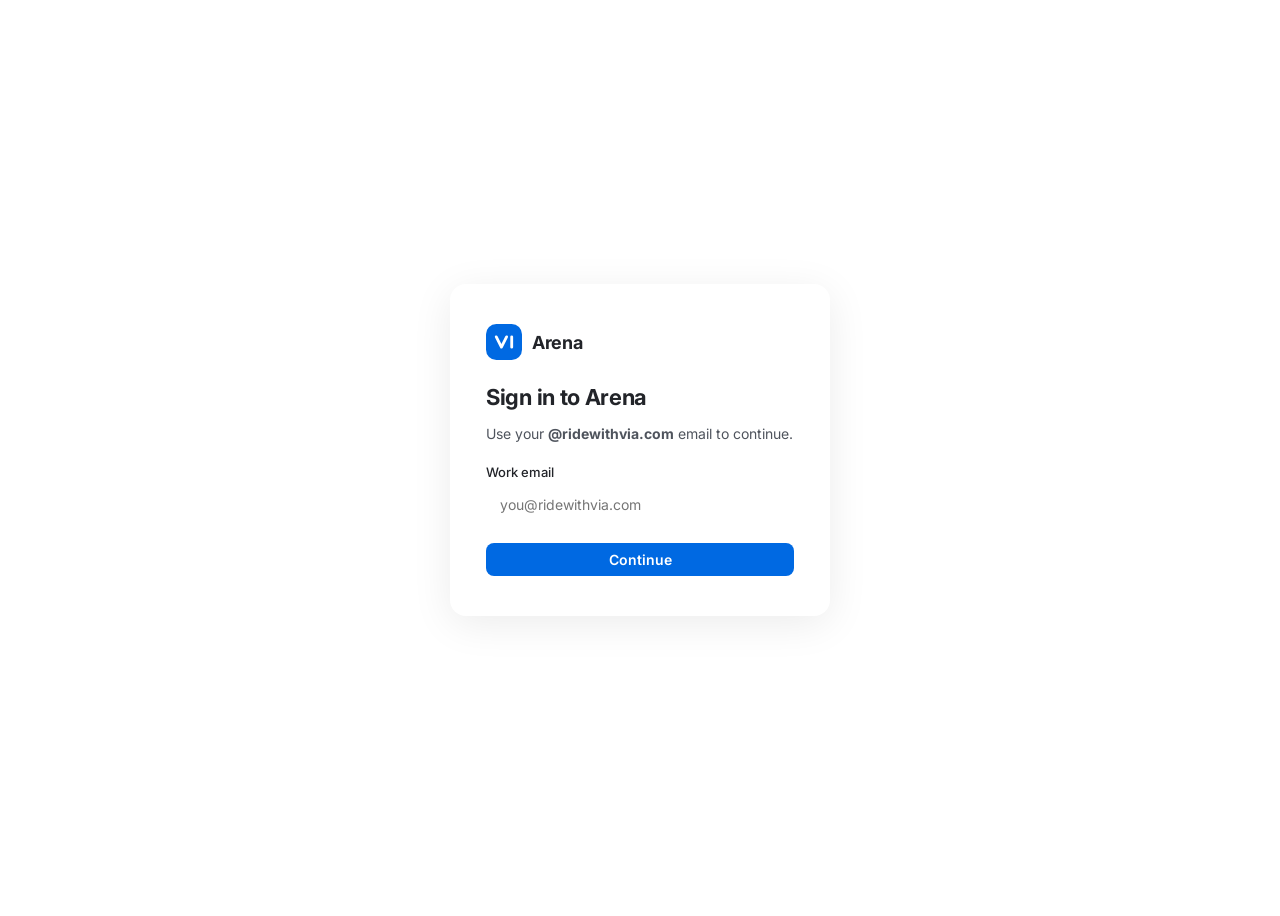
<file: index.html>
<!DOCTYPE html>
<html lang="en">
<head>
    <meta charset="UTF-8">
    <meta name="viewport" content="width=device-width, initial-scale=1.0">
    <title>Arena — Via</title>
    <link rel="preconnect" href="https://fonts.googleapis.com">
    <link rel="preconnect" href="https://fonts.gstatic.com" crossorigin>
    <link href="https://fonts.googleapis.com/css2?family=Inter:wght@400;500;600;700&display=swap" rel="stylesheet">
    <link rel="stylesheet" href="hub/hub.css">
</head>
<body>
    <!-- ===== Login Screen ===== -->
    <div id="identity-prompt" style="display:none">
        <div class="login-card">
            <div class="login-logo">
                <svg width="36" height="36" viewBox="0 0 28 28" fill="none">
                    <rect width="28" height="28" rx="8" fill="#0069e2"/>
                    <path d="M8 10l4 8 4-8M20 10v8" stroke="#fff" stroke-width="2.2" stroke-linecap="round" stroke-linejoin="round"/>
                </svg>
                <span class="login-logo-name">Arena</span>
            </div>
            <h2 class="login-title">Sign in to Arena</h2>
            <p class="login-subtitle">Use your <strong>@ridewithvia.com</strong> email to continue.</p>
            <div class="login-field">
                <label class="login-label" for="identity-email-input">Work email</label>
                <input type="email" class="login-input" id="identity-email-input" placeholder="you@ridewithvia.com" autocomplete="email">
            </div>
            <p class="login-error" id="login-error" style="display:none"></p>
            <button class="hub-btn hub-btn-primary login-btn" id="identity-save-btn">Continue</button>
        </div>
    </div>

    <!-- ===== Dashboard View ===== -->
    <div id="dashboard-view" class="view active">
        <nav class="hub-navbar" id="hub-navbar">
            <div class="hub-navbar-left">
                <div class="hub-logo">
                    <svg width="28" height="28" viewBox="0 0 28 28" fill="none">
                        <rect width="28" height="28" rx="8" fill="#0069e2"/>
                        <path d="M8 10l4 8 4-8M20 10v8" stroke="#fff" stroke-width="2.2" stroke-linecap="round" stroke-linejoin="round"/>
                    </svg>
                    <h1 class="hub-title">Arena</h1>
                </div>
                <div class="hub-space-toggle" id="space-toggle" style="display:none">
                    <button class="space-toggle-btn active" data-space="personal">My Space</button>
                    <button class="space-toggle-btn" data-space="hub">Public Hub</button>
                </div>
            </div>
            <div class="hub-navbar-right">
                <button class="hub-nav-circle" id="btn-how-it-works" title="How It Works">
                    <svg width="18" height="18" viewBox="0 0 24 24" fill="none" stroke="currentColor" stroke-width="2" stroke-linecap="round" stroke-linejoin="round"><circle cx="12" cy="12" r="10"/><path d="M9.09 9a3 3 0 015.83 1c0 2-3 3-3 3"/><line x1="12" y1="17" x2="12.01" y2="17"/></svg>
                </button>
                <button class="hub-nav-circle identity-indicator" id="identity-indicator" style="display:none" title="Profile"></button>
            </div>
        </nav>

        <main class="hub-main">
            <div class="hub-toolbar">
                <div class="hub-filters">
                    <button class="filter-chip active" data-filter="all">All</button>
                </div>
                <button class="hub-btn hub-btn-primary hub-btn-sm" id="btn-new-prototype">
                    <svg width="16" height="16" viewBox="0 0 24 24" fill="none" stroke="currentColor" stroke-width="2" stroke-linecap="round" stroke-linejoin="round"><line x1="12" y1="5" x2="12" y2="19"/><line x1="5" y1="12" x2="19" y2="12"/></svg>
                    New
                </button>
            </div>
            <div class="prototype-grid" id="prototype-grid"></div>
            <div class="empty-state" id="empty-state" style="display:none">
                <svg width="64" height="64" viewBox="0 0 24 24" fill="none" stroke="currentColor" stroke-width="1.5" stroke-linecap="round" stroke-linejoin="round" opacity="0.3"><rect x="3" y="3" width="18" height="18" rx="2"/><line x1="12" y1="8" x2="12" y2="16"/><line x1="8" y1="12" x2="16" y2="12"/></svg>
                <p>No prototypes yet. Click <strong>New Prototype</strong> to get started.</p>
            </div>
        </main>
    </div>

    <!-- ===== Prototype Detail View ===== -->
    <div id="detail-view" class="view">
        <button class="sp-tab" id="sp-tab" title="Open panel">
            <svg width="14" height="14" viewBox="0 0 24 24" fill="none" stroke="currentColor" stroke-width="2.5" stroke-linecap="round" stroke-linejoin="round"><polyline points="9 18 15 12 9 6"/></svg>
        </button>
        <div class="sp-shell" id="sp-shell">
            <div class="sp-drawer" id="sp-drawer">
                <div class="sp-header">
                    <div class="sp-logo">
                        <svg width="22" height="22" viewBox="0 0 28 28" fill="none"><rect width="28" height="28" rx="8" fill="#0069e2"/><path d="M8 10l4 8 4-8M20 10v8" stroke="#fff" stroke-width="2.2" stroke-linecap="round" stroke-linejoin="round"/></svg>
                        <span class="sp-logo-text">Arena</span>
                    </div>
                    <button class="sp-close" id="sp-close" title="Close panel">
                        <svg width="16" height="16" viewBox="0 0 24 24" fill="none" stroke="currentColor" stroke-width="2" stroke-linecap="round" stroke-linejoin="round"><rect x="3" y="3" width="18" height="18" rx="2"/><line x1="9" y1="3" x2="9" y2="21"/><polyline points="16 15 13 12 16 9"/></svg>
                    </button>
                </div>
                <div class="sp-section-label">Prototypes</div>
                <div class="sp-proto-list" id="sp-proto-list"></div>
                <div class="sp-footer">
                    <button class="sp-footer-link" id="sp-how-it-works" title="How It Works">
                        <svg width="16" height="16" viewBox="0 0 24 24" fill="none" stroke="currentColor" stroke-width="2" stroke-linecap="round" stroke-linejoin="round"><circle cx="12" cy="12" r="10"/><path d="M9.09 9a3 3 0 015.83 1c0 2-3 3-3 3"/><line x1="12" y1="17" x2="12.01" y2="17"/></svg>
                        <span>How It Works</span>
                        <svg class="sp-footer-link-chevron" width="14" height="14" viewBox="0 0 24 24" fill="none" stroke="currentColor" stroke-width="2" stroke-linecap="round" stroke-linejoin="round"><polyline points="9 18 15 12 9 6"/></svg>
                    </button>
                    <button class="sp-footer-link" id="sp-back" title="Back to Dashboard">
                        <svg width="16" height="16" viewBox="0 0 24 24" fill="none" stroke="currentColor" stroke-width="2" stroke-linecap="round" stroke-linejoin="round"><path d="M3 9l9-7 9 7v11a2 2 0 01-2 2H5a2 2 0 01-2-2z"/><polyline points="9 22 9 12 15 12 15 22"/></svg>
                        <span>Back to Dashboard</span>
                    </button>
                    <div class="sp-footer-separator"></div>
                    <button class="sp-footer-profile" id="sp-profile" title="Profile">
                        <div class="sp-footer-avatar" id="sp-footer-avatar"></div>
                        <span class="sp-footer-username" id="sp-footer-username"></span>
                    </button>
                </div>
            </div>
            <div class="sp-viewport-frame">
                <div class="prototype-viewport">
                    <iframe id="prototype-iframe" src="about:blank" allow="geolocation; microphone; camera; autoplay; fullscreen"></iframe>
                </div>
            </div>
        </div>
    </div>

    <!-- ===== How It Works Modal ===== -->
    <div class="modal-overlay" id="guide-modal-overlay">
        <div class="modal modal-lg">
            <div class="modal-header">
                <h3 class="modal-title">How It Works</h3>
                <button class="modal-close" id="guide-modal-close">&times;</button>
            </div>
            <div class="modal-body guide-body" id="guide-body"></div>
        </div>
    </div>

    <!-- ===== New Prototype Modal ===== -->
    <div class="modal-overlay" id="modal-overlay">
        <div class="modal modal-new-prototype" id="new-prototype-modal">
            <div class="modal-header">
                <div class="modal-header-with-back">
                    <button class="modal-back-btn" id="btn-modal-back" style="display:none">
                        <svg width="16" height="16" viewBox="0 0 24 24" fill="none" stroke="currentColor" stroke-width="2" stroke-linecap="round" stroke-linejoin="round"><polyline points="15 18 9 12 15 6"/></svg>
                    </button>
                    <h3 class="modal-title" id="modal-title">New Prototype</h3>
                </div>
                <button class="modal-close" id="modal-close">&times;</button>
            </div>

            <!-- Step 1: Template picker -->
            <div id="modal-step-pick" class="modal-body">
                <p class="modal-step-hint">Choose a starting point for your prototype</p>
                <div class="template-grid">
                    <button class="template-tile template-tile-disabled" data-template="rider-management" disabled>
                        <div class="template-tile-icon">
                            <svg width="24" height="24" viewBox="0 0 24 24" fill="none" stroke="currentColor" stroke-width="1.5" stroke-linecap="round" stroke-linejoin="round"><path d="M17 21v-2a4 4 0 00-4-4H5a4 4 0 00-4 4v2"/><circle cx="9" cy="7" r="4"/><path d="M23 21v-2a4 4 0 00-3-3.87"/><path d="M16 3.13a4 4 0 010 7.75"/></svg>
                        </div>
                        <div class="template-tile-text">
                            <span class="template-tile-name">Rider Management</span>
                            <span class="template-tile-desc">Rider-facing dashboard & flows</span>
                        </div>
                        <span class="template-tile-badge">Coming soon</span>
                    </button>
                    <button class="template-tile template-tile-disabled" data-template="ride-plan" disabled>
                        <div class="template-tile-icon">
                            <svg width="24" height="24" viewBox="0 0 24 24" fill="none" stroke="currentColor" stroke-width="1.5" stroke-linecap="round" stroke-linejoin="round"><circle cx="12" cy="12" r="10"/><polyline points="12 6 12 12 16 14"/></svg>
                        </div>
                        <div class="template-tile-text">
                            <span class="template-tile-name">Ride Plan</span>
                            <span class="template-tile-desc">Scheduling & ride planning UI</span>
                        </div>
                        <span class="template-tile-badge">Coming soon</span>
                    </button>
                    <button class="template-tile template-tile-disabled" data-template="booking-page" disabled>
                        <div class="template-tile-icon">
                            <svg width="24" height="24" viewBox="0 0 24 24" fill="none" stroke="currentColor" stroke-width="1.5" stroke-linecap="round" stroke-linejoin="round"><rect x="3" y="4" width="18" height="18" rx="2" ry="2"/><line x1="16" y1="2" x2="16" y2="6"/><line x1="8" y1="2" x2="8" y2="6"/><line x1="3" y1="10" x2="21" y2="10"/></svg>
                        </div>
                        <div class="template-tile-text">
                            <span class="template-tile-name">Booking Page</span>
                            <span class="template-tile-desc">Booking flow & confirmation</span>
                        </div>
                        <span class="template-tile-badge">Coming soon</span>
                    </button>
                    <button class="template-tile template-tile-import" data-template="import">
                        <div class="template-tile-icon">
                            <svg width="24" height="24" viewBox="0 0 24 24" fill="none" stroke="currentColor" stroke-width="1.5" stroke-linecap="round" stroke-linejoin="round"><path d="M22 19a2 2 0 01-2 2H4a2 2 0 01-2-2V5a2 2 0 012-2h5l2 3h9a2 2 0 012 2z"/><line x1="12" y1="11" x2="12" y2="17"/><polyline points="9 14 12 17 15 14"/></svg>
                        </div>
                        <div class="template-tile-text">
                            <span class="template-tile-name">Import folder</span>
                            <span class="template-tile-desc">Use an existing local repository</span>
                        </div>
                    </button>
                </div>
            </div>

            <!-- Step 2a: Details for template -->
            <div id="modal-step-details" class="modal-body" style="display:none">
                <div class="modal-source-label" id="modal-source-label"></div>
                <label class="form-label">
                    Prototype Name
                    <input type="text" class="form-input" id="input-name" placeholder="e.g. Ride Scheduling Redesign">
                </label>
                <label class="form-label">
                    Description
                    <textarea class="form-input form-textarea" id="input-description" placeholder="Brief description of what this prototype explores..."></textarea>
                </label>
                <label class="form-label">
                    Created By
                    <select class="form-input" id="input-creator"></select>
                </label>
                <div id="import-path-row" style="display:none">
                    <label class="form-label">
                        Folder path
                        <input type="text" class="form-input" id="input-import-path" placeholder="e.g. /Users/you/projects/my-app">
                    </label>
                    <p class="form-hint">Paste the full path to your local project folder. The script will copy it into <code>prototypes/</code>.</p>
                </div>
                <div class="modal-output" id="modal-output" style="display:none">
                    <p class="modal-output-label">Run this in your terminal:</p>
                    <pre class="modal-output-code" id="modal-output-code"></pre>
                    <button class="hub-btn hub-btn-primary modal-copy-btn" id="btn-copy-output">Copy to Clipboard</button>
                </div>
            </div>

            <div class="modal-footer" id="modal-footer" style="display:none">
                <button class="hub-btn hub-btn-ghost" id="btn-modal-cancel">Cancel</button>
                <button class="hub-btn hub-btn-primary" id="btn-modal-generate">Generate Command</button>
            </div>
        </div>
    </div>

    <!-- ===== Edit Prototype Modal ===== -->
    <div class="modal-overlay" id="edit-modal-overlay">
        <div class="modal">
            <div class="modal-header">
                <h3 class="modal-title" id="edit-modal-title">Edit Prototype</h3>
                <button class="modal-close" id="edit-modal-close">&times;</button>
            </div>
            <div class="modal-body">
                <label class="form-label">
                    Prototype Name
                    <input type="text" class="form-input" id="input-edit-name" placeholder="e.g. Ride Scheduling Redesign">
                </label>
                <label class="form-label">
                    Description
                    <textarea class="form-input form-textarea" id="input-edit-description" placeholder="Brief description of what this prototype explores..."></textarea>
                </label>
                <div class="modal-output" id="edit-modal-output" style="display:none">
                    <p class="modal-output-label">Run this in your terminal:</p>
                    <pre class="modal-output-code" id="edit-modal-output-code"></pre>
                    <button class="hub-btn hub-btn-primary modal-copy-btn" id="btn-edit-copy-output">Copy to Clipboard</button>
                </div>
            </div>
            <div class="modal-footer" id="edit-modal-footer">
                <button class="hub-btn hub-btn-ghost" id="btn-edit-cancel">Cancel</button>
                <button class="hub-btn hub-btn-primary" id="btn-edit-generate">Save Changes</button>
            </div>
        </div>
    </div>

    <!-- ===== New Variant Modal ===== -->
    <div class="modal-overlay" id="variant-modal-overlay">
        <div class="modal">
            <div class="modal-header">
                <h3 class="modal-title" id="variant-modal-title">New Variant</h3>
                <button class="modal-close" id="variant-modal-close">&times;</button>
            </div>
            <div class="modal-body">
                <label class="form-label">
                    Variant Name
                    <input type="text" class="form-input" id="input-variant-name" placeholder="e.g. Option B — Inline Counter">
                </label>
                <label class="form-label">
                    Description
                    <textarea class="form-input form-textarea" id="input-variant-description" placeholder="What makes this variant different..."></textarea>
                </label>
                <label class="form-label">
                    Based On
                    <select class="form-input" id="input-variant-source"></select>
                </label>
                <div class="modal-output" id="variant-modal-output" style="display:none">
                    <p class="modal-output-label">Run this in your terminal:</p>
                    <pre class="modal-output-code" id="variant-modal-output-code"></pre>
                    <button class="hub-btn hub-btn-primary modal-copy-btn" id="btn-variant-copy-output">Copy to Clipboard</button>
                </div>
            </div>
            <div class="modal-footer" id="variant-modal-footer">
                <button class="hub-btn hub-btn-ghost" id="btn-variant-cancel">Cancel</button>
                <button class="hub-btn hub-btn-primary" id="btn-variant-generate">Generate Command</button>
            </div>
        </div>
    </div>

    <!-- ===== Delete Variant Confirmation Modal ===== -->
    <div class="modal-overlay" id="delete-modal-overlay">
        <div class="modal modal-sm">
            <div class="modal-header">
                <h3 class="modal-title">Delete Variant</h3>
                <button class="modal-close" id="delete-modal-close">&times;</button>
            </div>
            <div class="modal-body">
                <p class="delete-modal-message" id="delete-modal-message">Are you sure you want to delete this variant?</p>
                <div class="modal-output" id="delete-modal-output" style="display:none">
                    <p class="modal-output-label">Run this in your terminal:</p>
                    <pre class="modal-output-code" id="delete-modal-output-code"></pre>
                    <button class="hub-btn hub-btn-primary modal-copy-btn" id="btn-delete-copy-output">Copy to Clipboard</button>
                </div>
            </div>
            <div class="modal-footer" id="delete-modal-footer">
                <button class="hub-btn hub-btn-ghost" id="btn-delete-cancel">Cancel</button>
                <button class="hub-btn hub-btn-danger" id="btn-delete-confirm">Delete</button>
            </div>
        </div>
    </div>

    <!-- ===== Team Management Modal ===== -->
    <div class="modal-overlay" id="team-view-overlay">
        <div class="modal modal-lg">
            <div class="modal-header">
                <h3 class="modal-title">Team Management</h3>
                <div class="modal-header-actions">
                    <button class="hub-btn hub-btn-primary hub-btn-sm" id="btn-add-member">
                        <svg width="16" height="16" viewBox="0 0 24 24" fill="none" stroke="currentColor" stroke-width="2" stroke-linecap="round" stroke-linejoin="round"><line x1="12" y1="5" x2="12" y2="19"/><line x1="5" y1="12" x2="19" y2="12"/></svg>
                        Add Member
                    </button>
                    <button class="modal-close" id="team-view-close">&times;</button>
                </div>
            </div>
            <div class="modal-body">
                <div id="pending-requests-section" style="display:none">
                    <div class="pending-requests-header">
                        <svg width="14" height="14" viewBox="0 0 24 24" fill="none" stroke="currentColor" stroke-width="2" stroke-linecap="round" stroke-linejoin="round"><circle cx="12" cy="12" r="10"/><line x1="12" y1="8" x2="12" y2="12"/><line x1="12" y1="16" x2="12.01" y2="16"/></svg>
                        Pending Requests
                    </div>
                    <div id="pending-requests-list"></div>
                    <div class="pending-requests-divider"></div>
                </div>
                <div class="team-list" id="team-list"></div>
            </div>
        </div>
    </div>

    <!-- ===== Team Member Modal (Add / Edit) ===== -->
    <div class="modal-overlay" id="team-modal-overlay">
        <div class="modal">
            <div class="modal-header">
                <h3 class="modal-title" id="team-modal-title">Add Team Member</h3>
                <button class="modal-close" id="team-modal-close">&times;</button>
            </div>
            <div class="modal-body">
                <label class="form-label">
                    Full Name
                    <input type="text" class="form-input" id="input-member-name" placeholder="e.g. Jane Doe">
                </label>
                <label class="form-label">
                    Email
                    <input type="email" class="form-input" id="input-member-email" placeholder="e.g. jane@ridewithvia.com">
                </label>
                <label class="form-label">
                    Role
                    <input type="text" class="form-input" id="input-member-role" placeholder="e.g. Designer, Product, Engineer">
                </label>
                <label class="form-label">
                    Access Level
                    <select class="form-input" id="input-member-access">
                        <option value="viewer">Viewer — can browse published prototypes</option>
                        <option value="editor" selected>Editor — can create and publish prototypes</option>
                        <option value="admin">Admin — full access + team management</option>
                    </select>
                </label>
                <div class="modal-output" id="team-modal-output" style="display:none">
                    <p class="modal-output-label">Run this in your terminal:</p>
                    <pre class="modal-output-code" id="team-modal-output-code"></pre>
                    <button class="hub-btn hub-btn-primary modal-copy-btn" id="btn-team-copy-output">Copy to Clipboard</button>
                </div>
            </div>
            <div class="modal-footer" id="team-modal-footer">
                <button class="hub-btn hub-btn-ghost" id="btn-team-modal-cancel">Cancel</button>
                <button class="hub-btn hub-btn-primary" id="btn-team-modal-generate">Generate Command</button>
            </div>
        </div>
    </div>

    <!-- ===== Profile Modal ===== -->
    <div class="modal-overlay" id="identity-modal-overlay">
        <div class="modal modal-sm">
            <div class="modal-header">
                <h3 class="modal-title">Profile</h3>
                <button class="modal-close" id="identity-modal-close">&times;</button>
            </div>
            <div class="modal-body profile-modal-body">
                <div class="profile-modal-user" id="identity-modal-user"></div>

                <div class="profile-modal-section" id="profile-teams-section" style="display:none">
                    <label class="profile-modal-label">Team</label>
                    <button class="profile-action-row" id="profile-manage-team">
                        <svg width="16" height="16" viewBox="0 0 24 24" fill="none" stroke="currentColor" stroke-width="2" stroke-linecap="round" stroke-linejoin="round"><path d="M17 21v-2a4 4 0 00-4-4H5a4 4 0 00-4 4v2"/><circle cx="9" cy="7" r="4"/><path d="M23 21v-2a4 4 0 00-3-3.87"/><path d="M16 3.13a4 4 0 010 7.75"/></svg>
                        <span>Manage team members</span>
                        <span class="pending-requests-badge" id="pending-requests-badge" style="display:none"></span>
                        <svg class="profile-action-chevron" width="14" height="14" viewBox="0 0 24 24" fill="none" stroke="currentColor" stroke-width="2" stroke-linecap="round" stroke-linejoin="round"><polyline points="9 18 15 12 9 6"/></svg>
                    </button>
                </div>

                <div class="profile-modal-section">
                    <label class="profile-modal-label">Photo</label>
                    <div class="profile-photo-row">
                        <div class="profile-photo-preview" id="profile-photo-preview"></div>
                        <div class="profile-photo-actions">
                            <button class="hub-btn hub-btn-ghost hub-btn-sm" id="profile-upload-photo">Upload photo</button>
                            <button class="hub-btn hub-btn-ghost hub-btn-sm profile-remove-photo" id="profile-remove-photo" style="display:none">Remove</button>
                        </div>
                        <input type="file" id="profile-photo-input" accept="image/*" style="display:none">
                    </div>
                </div>

                <div class="profile-modal-section">
                    <label class="profile-modal-label">Appearance</label>
                    <div class="profile-theme-row">
                        <svg width="16" height="16" viewBox="0 0 24 24" fill="none" stroke="currentColor" stroke-width="2" stroke-linecap="round" stroke-linejoin="round"><path d="M21 12.79A9 9 0 1111.21 3 7 7 0 0021 12.79z"/></svg>
                        <span class="profile-theme-text">Dark mode</span>
                        <button class="profile-theme-switch" id="profile-theme-toggle">
                            <span class="profile-theme-knob"></span>
                        </button>
                    </div>
                </div>
            </div>
            <div class="modal-footer">
                <button class="hub-btn hub-btn-ghost" id="btn-identity-switch">Switch User</button>
                <button class="hub-btn hub-btn-primary" id="btn-identity-cancel">Done</button>
            </div>
        </div>
    </div>

    <!-- ===== Publish Modal ===== -->
    <div class="modal-overlay" id="publish-modal-overlay">
        <div class="modal modal-sm">
            <div class="modal-header">
                <h3 class="modal-title">Publish to Hub</h3>
                <button class="modal-close" id="publish-modal-close">&times;</button>
            </div>
            <div class="modal-body">
                <p class="publish-modal-message" id="publish-modal-message"></p>
                <div class="modal-output" id="publish-modal-output" style="display:none">
                    <p class="modal-output-label">Run this in your terminal:</p>
                    <pre class="modal-output-code" id="publish-modal-output-code"></pre>
                    <button class="hub-btn hub-btn-primary modal-copy-btn" id="btn-publish-copy-output">Copy to Clipboard</button>
                </div>
            </div>
            <div class="modal-footer" id="publish-modal-footer">
                <button class="hub-btn hub-btn-ghost" id="btn-publish-cancel">Cancel</button>
                <button class="hub-btn hub-btn-primary" id="btn-publish-confirm">Publish</button>
            </div>
        </div>
    </div>

    <!-- ===== Request Access Screen ===== -->
    <div id="request-access-screen" style="display:none">
        <div class="request-access-card">
            <svg class="request-access-icon" width="48" height="48" viewBox="0 0 24 24" fill="none" stroke="currentColor" stroke-width="1.5" stroke-linecap="round" stroke-linejoin="round">
                <rect x="3" y="11" width="18" height="11" rx="2" ry="2"/>
                <path d="M7 11V7a5 5 0 0110 0v4"/>
            </svg>
            <h2 class="request-access-title">Access Required</h2>
            <p class="request-access-message">
                Your account (<strong><span id="request-access-email"></span></strong>) isn't on the Arena team yet.
            </p>
            <button class="hub-btn hub-btn-primary request-access-btn" id="btn-request-access">Request Access</button>
            <p class="request-access-note" id="request-access-note" style="display:none">
                Request sent! You'll receive an invite once an admin approves.
            </p>
            <button class="hub-btn hub-btn-ghost request-access-switch" id="btn-switch-user">Switch account</button>
        </div>
    </div>

    <script src="hub/hub.js"></script>
</body>
</html>
</file>
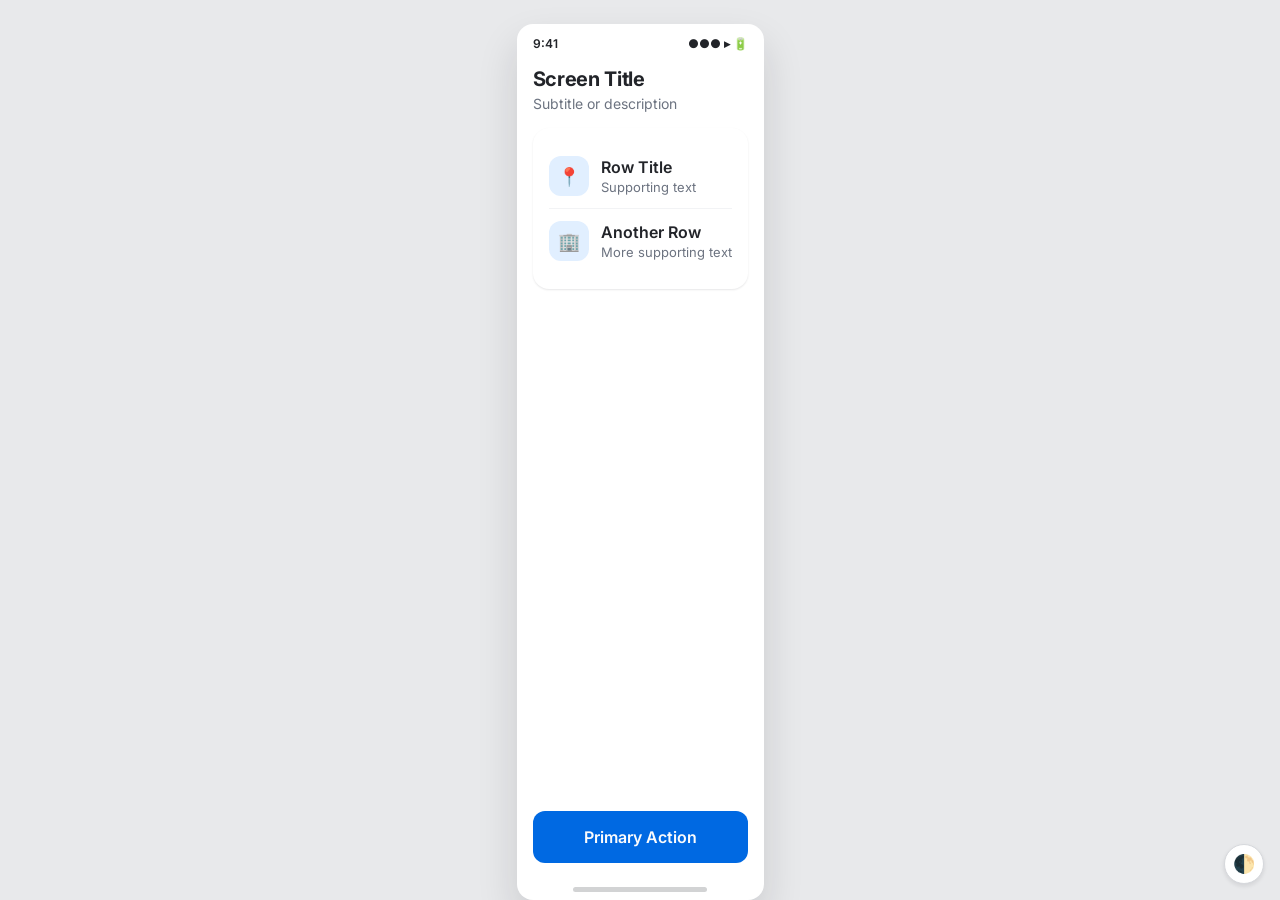
<file: prototypes/_base-template/index.html>
<!DOCTYPE html>
<html lang="en">
<head>
    <meta charset="UTF-8">
    <meta name="viewport" content="width=device-width, initial-scale=1.0, viewport-fit=cover">
    <title>Prototype Name</title>
    <link rel="stylesheet" href="css/tokens.css">
    <link rel="stylesheet" href="css/base.css">
</head>
<body>
    <div class="app-shell">
        <div class="status-bar">
            <span>9:41</span>
            <span>●●● ▸ 🔋</span>
        </div>

        <div class="screen-header">
            <h1>Screen Title</h1>
            <p>Subtitle or description</p>
        </div>

        <div class="card">
            <div class="row">
                <div style="width:40px;height:40px;border-radius:12px;background:var(--brand-light);display:flex;align-items:center;justify-content:center;font-size:18px">📍</div>
                <div style="flex:1">
                    <div style="font-weight:600">Row Title</div>
                    <div style="font-size:13px;color:var(--text-tertiary);margin-top:2px">Supporting text</div>
                </div>
            </div>
            <div class="row">
                <div style="width:40px;height:40px;border-radius:12px;background:var(--brand-light);display:flex;align-items:center;justify-content:center;font-size:18px">🏢</div>
                <div style="flex:1">
                    <div style="font-weight:600">Another Row</div>
                    <div style="font-size:13px;color:var(--text-tertiary);margin-top:2px">More supporting text</div>
                </div>
            </div>
        </div>

        <div style="flex:1"></div>

        <button class="btn-primary">Primary Action</button>
        <div style="height:16px"></div>
        <div class="home-indicator"></div>
    </div>

    <button class="theme-toggle" onclick="document.documentElement.dataset.theme = document.documentElement.dataset.theme === 'dark' ? '' : 'dark'">🌓</button>
</body>
</html>
</file>
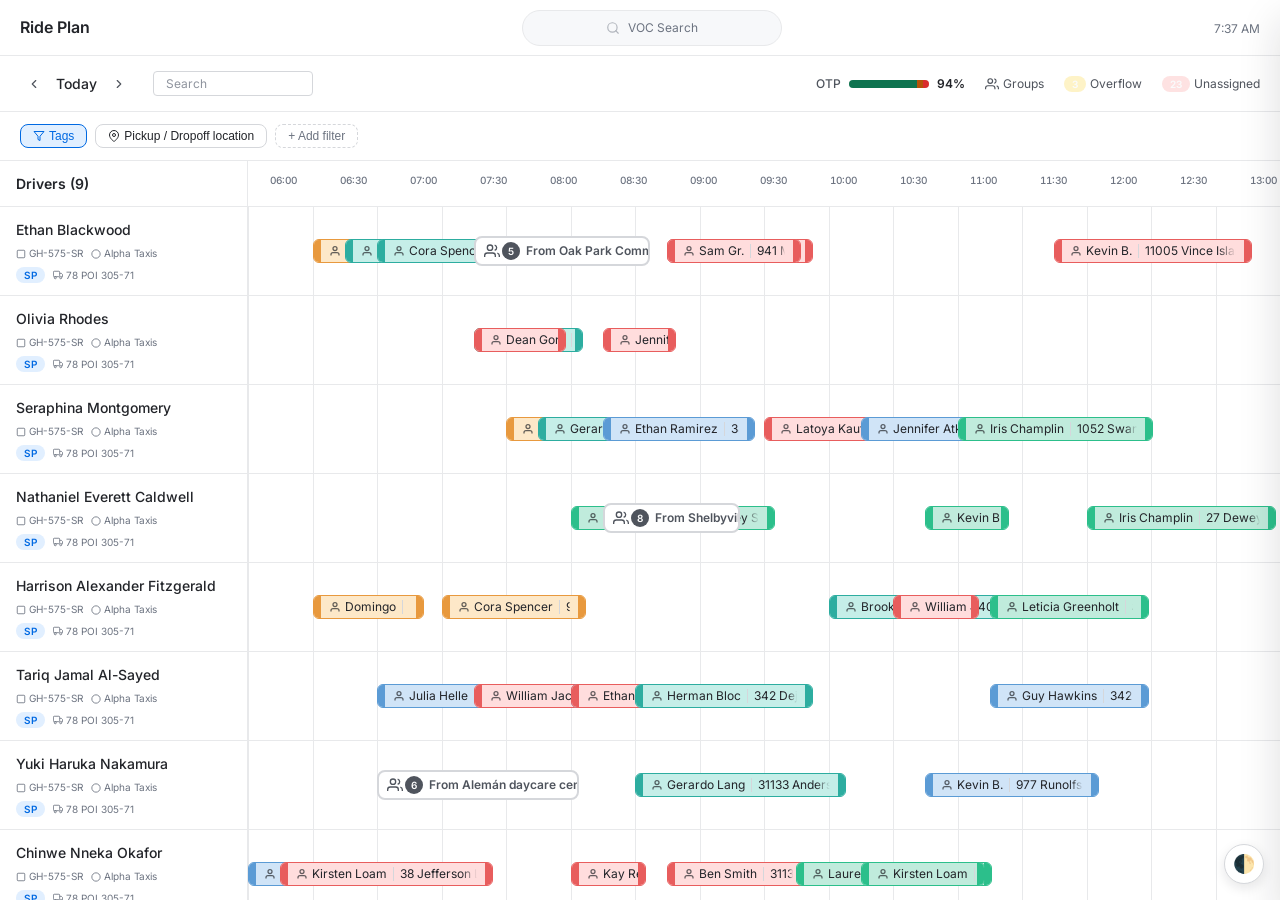
<file: prototypes/cards-swap/index.html>
<!DOCTYPE html>
<html lang="en">
<head>
    <meta charset="UTF-8">
    <meta name="viewport" content="width=device-width, initial-scale=1.0">
    <title>Cards Swap — Ride Plan</title>
    <link rel="stylesheet" href="css/tokens.css">
    <link rel="stylesheet" href="css/base.css">
    <link rel="stylesheet" href="css/components.css">
</head>
<body>
    <div class="app-shell-full">
        <!-- Header -->
        <header class="rp-header">
            <div class="rp-header-left">
                <h1 class="via-heading-sm">Ride Plan</h1>
            </div>
            <div class="rp-header-center">
                <div class="rp-search">
                    <svg class="rp-search-icon" width="14" height="14" viewBox="0 0 24 24" fill="none" stroke="currentColor" stroke-width="2" stroke-linecap="round" stroke-linejoin="round"><circle cx="11" cy="11" r="8"/><line x1="21" y1="21" x2="16.65" y2="16.65"/></svg>
                    <span>VOC Search</span>
                </div>
            </div>
            <div class="rp-header-right">
                <span class="via-body-sm" style="color:var(--via-text-tertiary)">7:37 AM</span>
            </div>
        </header>

        <!-- Subheader -->
        <div class="rp-subheader">
            <div class="rp-subheader-left">
                <button class="via-icon-button via-icon-button--sm" aria-label="Previous day">
                    <svg width="14" height="14" viewBox="0 0 24 24" fill="none" stroke="currentColor" stroke-width="2" stroke-linecap="round" stroke-linejoin="round"><polyline points="15 18 9 12 15 6"/></svg>
                </button>
                <span class="via-body-md" style="font-weight:var(--via-weight-medium)">Today</span>
                <button class="via-icon-button via-icon-button--sm" aria-label="Next day">
                    <svg width="14" height="14" viewBox="0 0 24 24" fill="none" stroke="currentColor" stroke-width="2" stroke-linecap="round" stroke-linejoin="round"><polyline points="9 18 15 12 9 6"/></svg>
                </button>
                <div class="via-textfield" style="margin-left:var(--via-space-3);flex-direction:row;align-items:center;gap:var(--via-space-2)">
                    <input class="via-textfield__input" type="text" placeholder="Search" style="width:160px;padding:var(--via-space-1) var(--via-space-3);font-size:var(--via-font-sm)">
                </div>
            </div>
            <div class="rp-subheader-right">
                <div class="rp-otp">
                    <span class="via-body-sm" style="font-weight:var(--via-weight-medium);color:var(--via-text-secondary)">OTP</span>
                    <div class="rp-otp-bar">
                        <div class="rp-otp-fill" style="width:85%"></div>
                        <div class="rp-otp-warn" style="width:8%"></div>
                        <div class="rp-otp-danger" style="width:7%"></div>
                    </div>
                    <span class="via-body-sm" style="font-weight:var(--via-weight-semibold)">94%</span>
                </div>
                <div class="rp-stat rp-stat--groups">
                    <svg width="14" height="14" viewBox="0 0 24 24" fill="none" stroke="currentColor" stroke-width="2"><path d="M17 21v-2a4 4 0 00-4-4H5a4 4 0 00-4 4v2"/><circle cx="9" cy="7" r="4"/><path d="M23 21v-2a4 4 0 00-3-3.87"/><path d="M16 3.13a4 4 0 010 7.75"/></svg>
                    Groups
                </div>
                <div class="rp-stat">
                    <span class="via-badge via-badge--pill via-badge--warning">3</span>
                    Overflow
                </div>
                <div class="rp-stat">
                    <span class="via-badge via-badge--pill via-badge--error">23</span>
                    Unassigned
                </div>
            </div>
        </div>

        <!-- Control bar -->
        <div class="rp-controls">
            <div class="rp-controls-left">
                <button class="via-chip via-chip--selected">
                    <svg width="12" height="12" viewBox="0 0 24 24" fill="none" stroke="currentColor" stroke-width="2"><polygon points="22 3 2 3 10 12.46 10 19 14 21 14 12.46 22 3"/></svg>
                    Tags
                </button>
                <button class="via-chip">
                    <svg width="12" height="12" viewBox="0 0 24 24" fill="none" stroke="currentColor" stroke-width="2"><path d="M21 10c0 7-9 13-9 13s-9-6-9-13a9 9 0 0118 0z"/><circle cx="12" cy="10" r="3"/></svg>
                    Pickup / Dropoff location
                </button>
                <button class="via-chip via-chip--dashed">+ Add filter</button>
            </div>
        </div>

        <!-- Main content -->
        <div class="rp-main">
            <div class="rp-main-scroll">
                <!-- Sticky column header row -->
                <div class="rp-grid-header">
                    <div class="rp-driver-panel-header">
                        <span class="via-body-md" style="font-weight:var(--via-weight-semibold)">Drivers (9)</span>
                    </div>
                    <div class="rp-time-axis" id="time-axis"></div>
                </div>
                <!-- Driver rows -->
                <div class="rp-grid-body" id="grid-body"></div>
            </div>
        </div>
    </div>

    <!-- Group Side Panel -->
    <div class="rp-panel-overlay" id="panel-overlay"></div>
    <div class="rp-panel" id="group-panel">
        <div class="rp-panel-header">
            <button class="via-icon-button via-icon-button--sm" aria-label="Edit">
                <svg width="16" height="16" viewBox="0 0 24 24" fill="none" stroke="currentColor" stroke-width="2" stroke-linecap="round" stroke-linejoin="round"><path d="M11 4H4a2 2 0 00-2 2v14a2 2 0 002 2h14a2 2 0 002-2v-7"/><path d="M18.5 2.5a2.121 2.121 0 013 3L12 15l-4 1 1-4 9.5-9.5z"/></svg>
            </button>
            <button class="via-icon-button via-icon-button--sm" aria-label="More options">
                <svg width="16" height="16" viewBox="0 0 24 24" fill="none" stroke="currentColor" stroke-width="2" stroke-linecap="round" stroke-linejoin="round"><circle cx="12" cy="5" r="1"/><circle cx="12" cy="12" r="1"/><circle cx="12" cy="19" r="1"/></svg>
            </button>
            <button class="via-icon-button via-icon-button--sm" id="panel-close" aria-label="Close">
                <svg width="16" height="16" viewBox="0 0 24 24" fill="none" stroke="currentColor" stroke-width="2" stroke-linecap="round" stroke-linejoin="round"><line x1="18" y1="6" x2="6" y2="18"/><line x1="6" y1="6" x2="18" y2="18"/></svg>
            </button>
        </div>
        <div class="rp-panel-title-row">
            <div class="rp-panel-title-icon">
                <svg width="28" height="28" viewBox="0 0 24 24" fill="none" stroke="currentColor" stroke-width="1.5"><path d="M17 21v-2a4 4 0 00-4-4H5a4 4 0 00-4 4v2"/><circle cx="9" cy="7" r="4"/><path d="M23 21v-2a4 4 0 00-3-3.87"/><path d="M16 3.13a4 4 0 010 7.75"/></svg>
            </div>
            <div class="rp-panel-title" id="panel-group-name"></div>
        </div>
        <div class="rp-panel-banner">
            <svg width="16" height="16" viewBox="0 0 24 24" fill="none" stroke="currentColor" stroke-width="2" stroke-linecap="round" stroke-linejoin="round"><circle cx="12" cy="12" r="10"/><line x1="12" y1="16" x2="12" y2="12"/><line x1="12" y1="8" x2="12.01" y2="8"/></svg>
            Rides may be assigned to multiple shifts
            <span class="rp-panel-banner-link">View rides for this group</span>
        </div>
        <div class="rp-panel-body" id="panel-body"></div>
    </div>

    <button class="theme-toggle" onclick="document.documentElement.dataset.theme = document.documentElement.dataset.theme === 'dark' ? '' : 'dark'">🌓</button>

    <script>
    (() => {
        const drivers = [
            { id: 'd1', name: 'Ethan Blackwood', vehicle: 'GH-575-SR', fleet: 'Alpha Taxis', plate: '78 POI 305-71' },
            { id: 'd2', name: 'Olivia Rhodes', vehicle: 'GH-575-SR', fleet: 'Alpha Taxis', plate: '78 POI 305-71' },
            { id: 'd3', name: 'Seraphina Montgomery', vehicle: 'GH-575-SR', fleet: 'Alpha Taxis', plate: '78 POI 305-71' },
            { id: 'd4', name: 'Nathaniel Everett Caldwell', vehicle: 'GH-575-SR', fleet: 'Alpha Taxis', plate: '78 POI 305-71' },
            { id: 'd5', name: 'Harrison Alexander Fitzgerald', vehicle: 'GH-575-SR', fleet: 'Alpha Taxis', plate: '78 POI 305-71' },
            { id: 'd6', name: 'Tariq Jamal Al-Sayed', vehicle: 'GH-575-SR', fleet: 'Alpha Taxis', plate: '78 POI 305-71' },
            { id: 'd7', name: 'Yuki Haruka Nakamura', vehicle: 'GH-575-SR', fleet: 'Alpha Taxis', plate: '78 POI 305-71' },
            { id: 'd8', name: 'Chinwe Nneka Okafor', vehicle: 'GH-575-SR', fleet: 'Alpha Taxis', plate: '78 POI 305-71' },
            { id: 'd9', name: 'Gustavo Kuhlman', vehicle: 'GH-575-SR', fleet: 'Alpha Taxis', plate: '78 POI 305-71' },
        ];

        const rideColors = ['green', 'orange', 'coral', 'blue', 'teal'];

        const rideNames = [
            'Guy Hawkins', 'Lauren Darian', 'Latoya Kautzer', 'Sam Lee', 'Brooke Anderson',
            'Bernice Hahn', 'Jennifer Atkins', 'Willis Bradtke', 'Jeffery Bernier',
            'Nicole', 'Dean Gordon', 'Kevin B.', 'William Jackson', 'Herman Bloc',
            'James Levi', 'Hannah Kov.', 'Sam Gr.', 'Caroline Grant', 'Iris Champlin',
            'Zoe Geier', 'Jenny Wi.', 'Antonia Hart.', 'Ethan Ramirez', 'Jacob Jones',
            'Domingo', 'Don Borton', 'Cora Spencer', 'Pearl Kovacek',
            'Gloria Sanchez', 'Julia Helle', 'Harrold Gibson', 'Leticia Greenholt', 'Ben Smith',
            'Tamara Wilkinson', 'Lawrence Dawn', 'Kirsten Loam', 'Crystal Bos.',
            'Thelma Woods', 'Johnie Ames', 'Gerardo Lang', 'Patsy Buckridge',
            'Mary Johnson', 'Kay Reynolds', 'Jonathon Kunde'
        ];

        const addresses = [
            '27 Dewey St, Port Jefferson', '342 Dejah Summit', '740 5th St',
            '31133 Anderson Green', 'Shelbyville Hospital', '43249 Schneider Plaza',
            '1052 Swankville', '940 Main', '75 Enterprise', '977 Runolfsson Manors Street, South',
            '11005 Vince Island', 'Oakwood Lake', '266 Salle Frieda',
            '941 Mary Haven Street, West', '7887 Genesis Lane, Westview',
            '982 Central Mall', '38 Jefferson Lake',
            '598 Brayan Inlet', '37 Goldner Terrace', '7468 Melba Fields', '467 Leo Ave'
        ];

        const groupNames = [
            'Shelbyville daycare Monday',
            'Alemán daycare center',
            'Springfield School AM',
            'Riverside Senior Center',
            'Oak Park Community',
        ];

        const groupPickups = [
            'Shelbyville Hospital',
            'Alemán daycare center',
            'Springfield Elementary',
            'Riverside Plaza',
            'Oak Park Station',
        ];

        function makeGroupRiders(count) {
            const riders = [];
            const used = new Set();
            for (let i = 0; i < count; i++) {
                let name;
                do { name = rideNames[Math.floor(Math.random() * rideNames.length)]; } while (used.has(name));
                used.add(name);
                const addr = addresses[Math.floor(Math.random() * addresses.length)];
                const hasWheelchair = Math.random() < 0.4;
                const hasTransfer = Math.random() < 0.3;
                riders.push({ name, address: addr, wheelchair: hasWheelchair, transfer: hasTransfer });
            }
            return riders;
        }

        const groups = groupNames.map((name, i) => ({
            id: `g${i}`,
            name,
            pickup: groupPickups[i],
            riderCount: 4 + Math.floor(Math.random() * 6),
            arriveBy: `${9 + Math.floor(Math.random() * 3)}:${['00','15','30','45'][Math.floor(Math.random()*4)]}`,
            riders: null,
        }));
        groups.forEach(g => { g.riders = makeGroupRiders(g.riderCount); });

        function randomRides(count) {
            const rides = [];
            const startHour = 6;
            for (let i = 0; i < count; i++) {
                const hour = startHour + Math.floor(Math.random() * 7);
                const min = Math.floor(Math.random() * 4) * 15;
                const durMins = 30 + Math.floor(Math.random() * 70);
                const color = rideColors[Math.floor(Math.random() * rideColors.length)];
                const name = rideNames[Math.floor(Math.random() * rideNames.length)];
                const addr = addresses[Math.floor(Math.random() * addresses.length)];
                rides.push({
                    id: `r${Math.random().toString(36).slice(2, 8)}`,
                    type: 'ride',
                    name,
                    address: addr,
                    startHour: hour,
                    startMin: min,
                    duration: durMins,
                    color,
                });
            }
            return rides;
        }

        function randomGroup(startHour) {
            const g = groups[Math.floor(Math.random() * groups.length)];
            const min = Math.floor(Math.random() * 4) * 15;
            return {
                id: `rg${Math.random().toString(36).slice(2, 8)}`,
                type: 'group',
                groupId: g.id,
                name: g.name,
                pickup: g.pickup,
                riderCount: g.riderCount,
                startHour,
                startMin: min,
                duration: 60 + Math.floor(Math.random() * 40),
            };
        }

        let driverRides = {};
        drivers.forEach((d, idx) => {
            const rides = randomRides(3 + Math.floor(Math.random() * 4));
            if (idx % 3 === 0) {
                const gh = 7 + Math.floor(Math.random() * 3);
                rides.push(randomGroup(gh));
            }
            rides.sort((a, b) => a.startHour * 60 + a.startMin - (b.startHour * 60 + b.startMin));
            driverRides[d.id] = rides;
        });

        const timeAxis = document.getElementById('time-axis');
        const startHour = 6;
        const endHour = 14;
        for (let h = startHour; h <= endHour; h++) {
            for (let m = 0; m < 60; m += 30) {
                if (h === endHour && m > 0) break;
                const el = document.createElement('div');
                el.className = 'rp-time-tick via-caption';
                el.style.fontWeight = 'var(--via-weight-medium)';
                const hh = h.toString().padStart(2, '0');
                const mm = m.toString().padStart(2, '0');
                el.textContent = `${hh}:${mm}`;
                timeAxis.appendChild(el);
            }
        }

        const totalMinutes = (endHour - startHour) * 60;

        function minuteToPercent(hour, min) {
            return ((hour - startHour) * 60 + min) / totalMinutes * 100;
        }

        const gridBody = document.getElementById('grid-body');

        function renderAll() {
            gridBody.innerHTML = '';

            drivers.forEach(driver => {
                const rowWrapper = document.createElement('div');
                rowWrapper.className = 'rp-row-wrapper';

                const card = document.createElement('div');
                card.className = 'rp-driver-card';
                card.dataset.driverId = driver.id;
                card.innerHTML = `
                    <div class="rp-driver-name via-body-md" style="font-weight:var(--via-weight-medium)">${driver.name}</div>
                    <div class="rp-driver-meta">
                        <span class="rp-driver-tag via-caption">
                            <svg width="10" height="10" viewBox="0 0 24 24" fill="none" stroke="currentColor" stroke-width="2"><rect x="3" y="3" width="18" height="18" rx="2"/></svg>
                            ${driver.vehicle}
                        </span>
                        <span class="rp-driver-tag via-caption">
                            <svg width="10" height="10" viewBox="0 0 24 24" fill="none" stroke="currentColor" stroke-width="2"><circle cx="12" cy="12" r="10"/></svg>
                            ${driver.fleet}
                        </span>
                    </div>
                    <div class="rp-driver-meta">
                        <span class="via-badge via-badge--info">SP</span>
                        <span class="rp-driver-tag via-caption">
                            <svg width="10" height="10" viewBox="0 0 24 24" fill="none" stroke="currentColor" stroke-width="2"><rect x="1" y="3" width="15" height="13" rx="2"/><path d="M16 8h4l3 3v5h-3"/><circle cx="5.5" cy="18.5" r="2.5"/><circle cx="18.5" cy="18.5" r="2.5"/></svg>
                            ${driver.plate}
                        </span>
                    </div>
                `;
                rowWrapper.appendChild(card);

                const row = document.createElement('div');
                row.className = 'rp-timeline-row';
                row.dataset.driverId = driver.id;

                const items = driverRides[driver.id];
                items.forEach(item => {
                    const left = minuteToPercent(item.startHour, item.startMin);
                    const width = (item.duration / totalMinutes) * 100;

                    if (item.type === 'group') {
                        const el = document.createElement('div');
                        el.className = 'rp-group';
                        el.dataset.groupId = item.groupId;
                        el.style.left = `${left}%`;
                        el.style.width = `${Math.max(width, 8)}%`;
                        el.innerHTML = `
                            <span class="rp-group-icon">
                                <svg width="16" height="16" viewBox="0 0 24 24" fill="none" stroke="currentColor" stroke-width="2"><path d="M17 21v-2a4 4 0 00-4-4H5a4 4 0 00-4 4v2"/><circle cx="9" cy="7" r="4"/><path d="M23 21v-2a4 4 0 00-3-3.87"/><path d="M16 3.13a4 4 0 010 7.75"/></svg>
                                <span class="rp-group-count">${item.riderCount}</span>
                            </span>
                            <span class="rp-group-name">From ${item.name}</span>
                            <span class="rp-group-divider"></span>
                            <span class="rp-group-pickup">Pickup: ${item.pickup}</span>
                            <svg class="rp-group-chevron" width="14" height="14" viewBox="0 0 24 24" fill="none" stroke="currentColor" stroke-width="2"><polyline points="6 9 12 15 18 9"/></svg>
                        `;
                        el.addEventListener('click', () => openGroupPanel(item.groupId));
                        row.appendChild(el);
                    } else {
                        const strip = document.createElement('div');
                        strip.className = `rp-strip rp-strip--${item.color}`;
                        strip.dataset.rideId = item.id;
                        strip.dataset.driverId = driver.id;
                        strip.draggable = true;
                        strip.style.left = `${left}%`;
                        strip.style.width = `${Math.max(width, 5)}%`;
                        strip.innerHTML = `
                            <span class="rp-strip-otp rp-strip-otp--pu"></span>
                            <span class="rp-strip-content">
                                <svg class="rp-strip-icon" width="12" height="12" viewBox="0 0 24 24" fill="none" stroke="currentColor" stroke-width="2.5"><path d="M20 21v-2a4 4 0 00-4-4H8a4 4 0 00-4 4v2"/><circle cx="12" cy="7" r="4"/></svg>
                                <span class="rp-strip-name">${item.name}</span>
                                <span class="rp-strip-divider"></span>
                                <span class="rp-strip-addr">${item.address}</span>
                            </span>
                            <span class="rp-strip-otp rp-strip-otp--do"></span>
                        `;
                        row.appendChild(strip);
                    }
                });

                for (let h = startHour; h <= endHour; h++) {
                    for (let m = 0; m < 60; m += 30) {
                        if (h === endHour && m > 0) break;
                        const line = document.createElement('div');
                        line.className = 'rp-grid-line';
                        line.style.left = `${minuteToPercent(h, m)}%`;
                        row.appendChild(line);
                    }
                }

                rowWrapper.appendChild(row);
                gridBody.appendChild(rowWrapper);
            });

            initDragAndDrop();
        }

        // ===== Group Side Panel =====
        const panelOverlay = document.getElementById('panel-overlay');
        const panelEl = document.getElementById('group-panel');
        const panelBody = document.getElementById('panel-body');
        const panelName = document.getElementById('panel-group-name');
        const panelClose = document.getElementById('panel-close');

        let currentGroupId = null;

        function riderCardHTML(rider) {
            const initial = rider.name.charAt(0).toUpperCase();
            const badges = [];
            if (rider.wheelchair) badges.push('<svg width="14" height="14" viewBox="0 0 24 24" fill="none" stroke="currentColor" stroke-width="2"><circle cx="12" cy="4" r="2"/><path d="M8 22l1.5-5H15l2 5"/><path d="M9.5 12H15l2 5"/><path d="M7 12a5 5 0 105 5"/></svg>');
            if (rider.transfer) badges.push('<svg width="14" height="14" viewBox="0 0 24 24" fill="none" stroke="currentColor" stroke-width="2"><polyline points="17 1 21 5 17 9"/><path d="M3 11V9a4 4 0 014-4h14"/><polyline points="7 23 3 19 7 15"/><path d="M21 13v2a4 4 0 01-4 4H3"/></svg>');
            return `
                <div class="rp-panel-rider-avatar">${initial}</div>
                <div class="rp-panel-rider-info">
                    <div class="rp-panel-rider-name-row">
                        <span class="rp-panel-rider-name">${rider.name}</span>
                        ${badges.length ? `<span class="rp-panel-rider-badges">${badges.join('')}</span>` : ''}
                    </div>
                    <div class="rp-panel-rider-addr">
                        <svg width="12" height="12" viewBox="0 0 24 24" fill="none" stroke="currentColor" stroke-width="2"><path d="M18 8A6 6 0 006 8c0 7 6 13 6 13s6-6 6-13z"/><circle cx="12" cy="8" r="2"/></svg>
                        ${rider.address}
                    </div>
                </div>`;
        }

        function openGroupPanel(groupId) {
            currentGroupId = groupId;
            const group = groups.find(g => g.id === groupId);
            if (!group) return;

            panelName.textContent = group.name;

            let html = `<div class="rp-panel-section-title">Rides (${group.riderCount})</div>`;
            html += `<div class="rp-panel-pickup-header">
                <div class="rp-panel-pickup-left">
                    <div class="rp-panel-pickup-icon">
                        <svg width="14" height="14" viewBox="0 0 24 24" fill="none" stroke="currentColor" stroke-width="2"><circle cx="12" cy="12" r="3"/><path d="M12 2v4m0 12v4m-10-10h4m12 0h4"/></svg>
                        Pickup ${group.riderCount} passengers
                    </div>
                    <div class="rp-panel-pickup-name">${group.pickup}</div>
                </div>
                <div class="rp-panel-arrive">Arrive by ${group.arriveBy}</div>
            </div>`;

            html += `<div class="rp-rider-list" id="rider-list">`;
            group.riders.forEach((rider, i) => {
                html += `<div class="rp-panel-rider" data-rider-idx="${i}">${riderCardHTML(rider)}</div>`;
            });
            html += `</div>`;

            html += `<div class="rp-panel-prefs">
                <div class="rp-panel-section-title">Group Preferences</div>
                <label class="rp-panel-checkbox-row">
                    <input type="checkbox" checked style="accent-color:var(--via-brand-primary);width:18px;height:18px">
                    Set preferred shift for this group
                </label>
                <select class="rp-panel-select">
                    <option>78 POI 305-71 | Driver: Olivia Rhodes</option>
                    <option>GH-575-SR | Driver: Ethan Blackwood</option>
                </select>
            </div>`;

            panelBody.innerHTML = html;
            initRiderDrag();

            panelOverlay.classList.add('open');
            panelEl.classList.add('open');
        }

        function closeGroupPanel() {
            panelOverlay.classList.remove('open');
            panelEl.classList.remove('open');
            currentGroupId = null;
        }

        panelClose.addEventListener('click', closeGroupPanel);
        panelOverlay.addEventListener('click', closeGroupPanel);

        // ===== Rider Card Drag-to-Reorder =====
        function initRiderDrag() {
            const list = document.getElementById('rider-list');
            if (!list) return;

            let dragging = false;
            let floatingEl = null;
            let sourceIdx = -1;
            let currentIdx = -1;
            let cards = [];
            let cardRects = [];
            let startX = 0, startY = 0;
            let offsetX = 0, offsetY = 0;
            let listRect = null;
            let cardHeight = 0;

            function getCards() {
                return Array.from(list.querySelectorAll('.rp-panel-rider:not(.rp-panel-rider--floating)'));
            }

            list.addEventListener('pointerdown', onPointerDown);

            function onPointerDown(e) {
                const card = e.target.closest('.rp-panel-rider');
                if (!card || card.classList.contains('rp-panel-rider--floating')) return;

                cards = getCards();
                sourceIdx = cards.indexOf(card);
                if (sourceIdx === -1) return;

                const rect = card.getBoundingClientRect();
                listRect = list.getBoundingClientRect();
                startX = e.clientX;
                startY = e.clientY;
                offsetX = e.clientX - rect.left;
                offsetY = e.clientY - rect.top;

                cardRects = cards.map(c => c.getBoundingClientRect());
                cardHeight = rect.height + 8;

                floatingEl = card.cloneNode(true);
                floatingEl.classList.add('rp-panel-rider--floating');
                floatingEl.style.width = rect.width + 'px';
                floatingEl.style.left = rect.left + 'px';
                floatingEl.style.top = rect.top + 'px';
                floatingEl.style.transform = 'rotate(0deg) scale(1)';
                document.body.appendChild(floatingEl);

                card.classList.add('is-placeholder');
                currentIdx = sourceIdx;
                dragging = true;

                requestAnimationFrame(() => {
                    floatingEl.style.transform = 'rotate(1.5deg) scale(1.03)';
                    floatingEl.style.transition = 'transform 0.2s cubic-bezier(0.2,0.9,0.3,1), box-shadow 0.2s ease';
                });

                document.addEventListener('pointermove', onPointerMove);
                document.addEventListener('pointerup', onPointerUp);
                e.preventDefault();
            }

            function onPointerMove(e) {
                if (!dragging || !floatingEl) return;

                const dx = e.clientX - startX;
                const dy = e.clientY - startY;

                const tiltX = Math.max(-4, Math.min(4, dx * 0.04));
                const newLeft = e.clientX - offsetX;
                const newTop = e.clientY - offsetY;

                floatingEl.style.left = newLeft + 'px';
                floatingEl.style.top = newTop + 'px';
                floatingEl.style.transform = `rotate(${tiltX}deg) scale(1.03)`;

                const centerY = e.clientY;
                let newIdx = sourceIdx;

                for (let i = 0; i < cardRects.length; i++) {
                    const mid = cardRects[i].top + cardRects[i].height / 2;
                    if (centerY > mid) newIdx = i;
                }
                newIdx = Math.max(0, Math.min(cards.length - 1, newIdx));

                if (newIdx !== currentIdx) {
                    currentIdx = newIdx;
                    cards.forEach((c, i) => {
                        if (i === sourceIdx) return;
                        c.classList.add('is-shifting');
                        let shift = 0;
                        if (sourceIdx < currentIdx) {
                            if (i > sourceIdx && i <= currentIdx) shift = -cardHeight;
                        } else {
                            if (i >= currentIdx && i < sourceIdx) shift = cardHeight;
                        }
                        c.style.transform = `translateY(${shift}px)`;
                    });
                }
            }

            function onPointerUp(e) {
                document.removeEventListener('pointermove', onPointerMove);
                document.removeEventListener('pointerup', onPointerUp);

                if (!dragging || !floatingEl) return;
                dragging = false;

                const placeholder = cards[sourceIdx];
                let targetRect;

                if (currentIdx === sourceIdx) {
                    targetRect = cardRects[sourceIdx];
                } else if (currentIdx > sourceIdx) {
                    targetRect = {
                        left: cardRects[currentIdx].left,
                        top: cardRects[currentIdx].top + cardRects[currentIdx].height - cardRects[sourceIdx].height,
                    };
                } else {
                    targetRect = { left: cardRects[currentIdx].left, top: cardRects[currentIdx].top };
                }

                floatingEl.classList.add('rp-panel-rider--landing');
                floatingEl.style.left = targetRect.left + 'px';
                floatingEl.style.top = targetRect.top + 'px';
                floatingEl.style.transform = 'rotate(0deg) scale(1)';

                floatingEl.addEventListener('transitionend', function handler(ev) {
                    if (ev.propertyName !== 'transform') return;
                    floatingEl.removeEventListener('transitionend', handler);

                    if (currentIdx !== sourceIdx) {
                        const group = groups.find(g => g.id === currentGroupId);
                        if (group) {
                            const [moved] = group.riders.splice(sourceIdx, 1);
                            group.riders.splice(currentIdx, 0, moved);
                        }
                    }

                    if (floatingEl) { floatingEl.remove(); floatingEl = null; }

                    cards.forEach(c => {
                        c.classList.remove('is-shifting', 'is-placeholder');
                        c.style.transform = '';
                    });

                    const g = groups.find(g => g.id === currentGroupId);
                    if (g) {
                        const listEl = document.getElementById('rider-list');
                        listEl.innerHTML = '';
                        g.riders.forEach((rider, i) => {
                            const div = document.createElement('div');
                            div.className = 'rp-panel-rider';
                            div.dataset.riderIdx = i;
                            div.innerHTML = riderCardHTML(rider);
                            listEl.appendChild(div);
                        });
                    }
                }, { once: false });
            }
        }

        // ===== Drag & Drop =====
        let dragData = null;
        let dragGhost = null;
        let dragSourceEl = null;
        let dropTargetEl = null;

        function initDragAndDrop() {
            document.querySelectorAll('.rp-strip').forEach(strip => {
                strip.addEventListener('dragstart', onDragStart);
                strip.addEventListener('dragend', onDragEnd);
            });

            document.querySelectorAll('.rp-timeline-row').forEach(row => {
                row.addEventListener('dragover', onDragOver);
                row.addEventListener('dragleave', onDragLeave);
                row.addEventListener('drop', onDrop);
            });
        }

        function onDragStart(e) {
            const strip = e.target.closest('.rp-strip');
            if (!strip) return;

            dragData = {
                rideId: strip.dataset.rideId,
                sourceDriverId: strip.dataset.driverId,
            };
            dragSourceEl = strip;

            dragGhost = strip.cloneNode(true);
            dragGhost.classList.add('rp-strip-ghost');
            dragGhost.style.width = strip.offsetWidth + 'px';
            document.body.appendChild(dragGhost);
            e.dataTransfer.setDragImage(dragGhost, strip.offsetWidth / 2, 14);
            e.dataTransfer.effectAllowed = 'move';

            requestAnimationFrame(() => {
                strip.classList.add('rp-strip--dragging');
            });
        }

        function onDragEnd() {
            if (dragSourceEl) dragSourceEl.classList.remove('rp-strip--dragging');
            document.querySelectorAll('.rp-timeline-row').forEach(r => r.classList.remove('rp-row--drop-target'));
            if (dragGhost) { dragGhost.remove(); dragGhost = null; }
            dragData = null;
            dragSourceEl = null;
            dropTargetEl = null;
        }

        function onDragOver(e) {
            e.preventDefault();
            e.dataTransfer.dropEffect = 'move';
            const row = e.target.closest('.rp-timeline-row');
            if (!row) return;
            if (dropTargetEl && dropTargetEl !== row) dropTargetEl.classList.remove('rp-row--drop-target');
            row.classList.add('rp-row--drop-target');
            dropTargetEl = row;
        }

        function onDragLeave(e) {
            const row = e.target.closest('.rp-timeline-row');
            if (row && !row.contains(e.relatedTarget)) row.classList.remove('rp-row--drop-target');
        }

        function onDrop(e) {
            e.preventDefault();
            const targetRow = e.target.closest('.rp-timeline-row');
            if (!targetRow || !dragData) return;

            const targetDriverId = targetRow.dataset.driverId;
            const sourceDriverId = dragData.sourceDriverId;
            const rideId = dragData.rideId;

            if (targetDriverId === sourceDriverId) return;

            const targetStrips = targetRow.querySelectorAll('.rp-strip');
            let closestStrip = null;
            let closestDist = Infinity;
            const dropX = e.clientX;

            targetStrips.forEach(s => {
                const rect = s.getBoundingClientRect();
                const center = rect.left + rect.width / 2;
                const dist = Math.abs(dropX - center);
                if (dist < closestDist) { closestDist = dist; closestStrip = s; }
            });

            if (!closestStrip) return;

            const targetRideId = closestStrip.dataset.rideId;

            animateSwap(dragSourceEl, closestStrip, () => {
                const sourceRides = driverRides[sourceDriverId];
                const targetRides = driverRides[targetDriverId];
                const srcIdx = sourceRides.findIndex(r => r.id === rideId);
                const tgtIdx = targetRides.findIndex(r => r.id === targetRideId);
                if (srcIdx === -1 || tgtIdx === -1) return;

                const srcRide = sourceRides[srcIdx];
                const tgtRide = targetRides[tgtIdx];
                sourceRides[srcIdx] = tgtRide;
                targetRides[tgtIdx] = srcRide;
                renderAll();
            });
        }

        function animateSwap(elA, elB, callback) {
            const rectA = elA.getBoundingClientRect();
            const rectB = elB.getBoundingClientRect();

            const deltaAx = rectB.left - rectA.left;
            const deltaAy = rectB.top - rectA.top;
            const deltaBx = rectA.left - rectB.left;
            const deltaBy = rectA.top - rectB.top;

            elA.classList.remove('rp-strip--dragging');
            elB.classList.add('rp-strip--swapping');
            elA.classList.add('rp-strip--swapping');
            elA.style.zIndex = '100';
            elB.style.zIndex = '99';

            const anim = elA.animate([
                { transform: 'translate(0, 0)', opacity: 1 },
                { transform: `translate(${deltaAx}px, ${deltaAy}px)`, opacity: 1 },
            ], { duration: 400, easing: 'cubic-bezier(0.2, 0.9, 0.3, 1)', fill: 'forwards' });

            elB.animate([
                { transform: 'translate(0, 0)', opacity: 1 },
                { transform: `translate(${deltaBx}px, ${deltaBy}px)`, opacity: 1 },
            ], { duration: 400, easing: 'cubic-bezier(0.2, 0.9, 0.3, 1)', fill: 'forwards' });

            anim.onfinish = () => {
                elA.style.zIndex = '';
                elB.style.zIndex = '';
                elA.classList.remove('rp-strip--swapping');
                elB.classList.remove('rp-strip--swapping');
                callback();
            };
        }

        renderAll();
    })();
    </script>
</body>
</html>
</file>
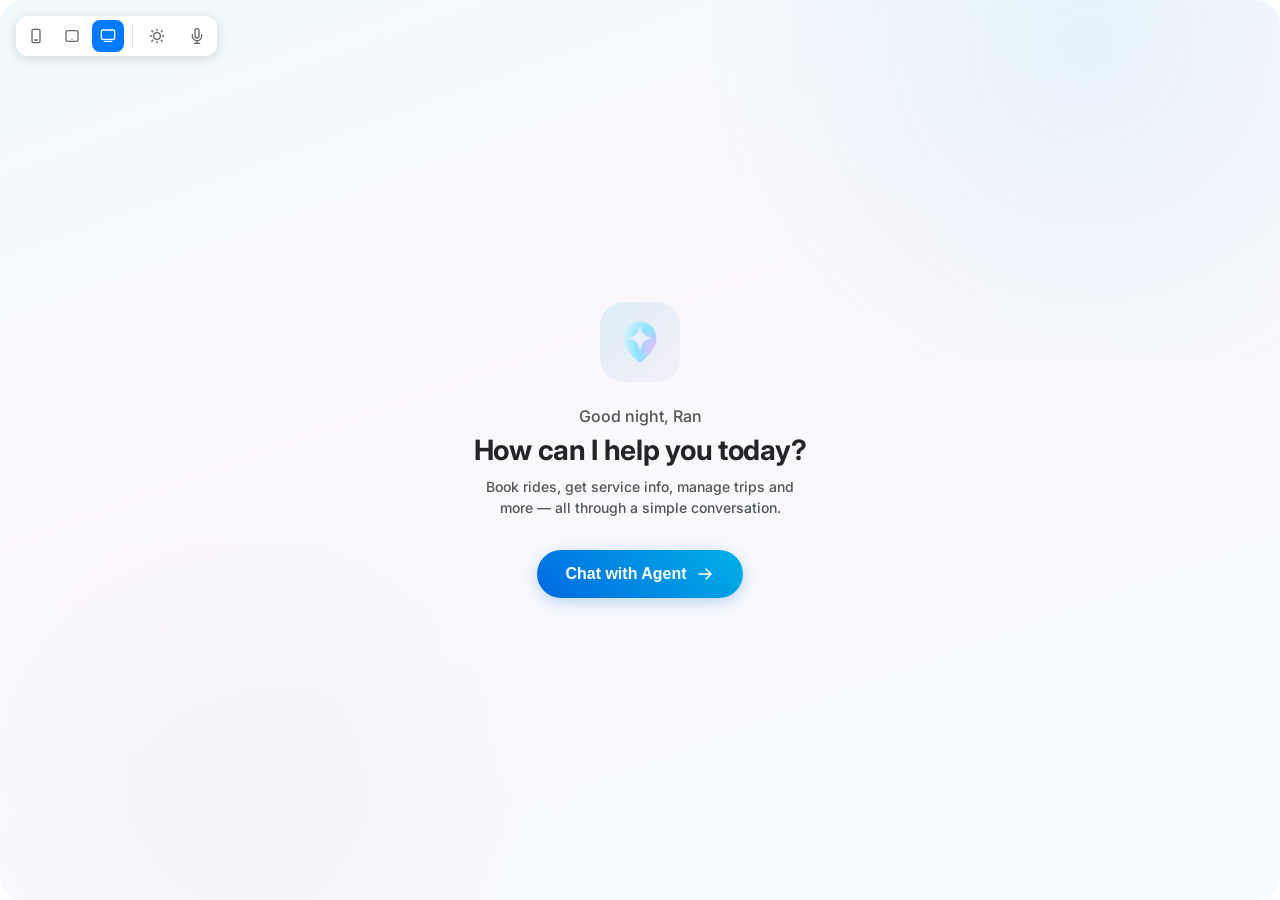
<file: prototypes/booking-agent/full-screen-banner/index.html>
<!DOCTYPE html>
<html lang="en">
<head>
    <meta charset="UTF-8">
    <meta name="viewport" content="width=device-width, initial-scale=1.0, maximum-scale=1.0, user-scalable=no">
    <meta name="apple-mobile-web-app-capable" content="yes">
    <meta name="apple-mobile-web-app-status-bar-style" content="default">
    <title>Via - Booking Agent</title>
    
    <!-- Stylesheets -->
    <link rel="stylesheet" href="css/figma-tokens.css">
    <link rel="stylesheet" href="css/components.css">
    <link rel="stylesheet" href="css/styles.css">
    <link rel="stylesheet" href="css/scheduling-modal.css">
</head>
<body>
    <!-- Demo Controls (outside app frame) -->
    <div class="demo-controls" id="demo-controls">
        <!-- View Mode Toggle -->
        <div class="view-toggle" id="view-toggle">
            <button class="view-toggle-btn" data-view="410" title="Mobile (410px)">
                <svg width="16" height="16" viewBox="0 0 24 24" fill="none">
                    <rect x="6" y="2" width="12" height="20" rx="2" stroke="currentColor" stroke-width="2"/>
                    <line x1="10" y1="18" x2="14" y2="18" stroke="currentColor" stroke-width="2" stroke-linecap="round"/>
                </svg>
            </button>
            <button class="view-toggle-btn" data-view="720" title="Tablet (720px)">
                <svg width="16" height="16" viewBox="0 0 24 24" fill="none">
                    <rect x="3" y="4" width="18" height="16" rx="2" stroke="currentColor" stroke-width="2"/>
                    <circle cx="12" cy="17" r="1" fill="currentColor"/>
                </svg>
            </button>
            <button class="view-toggle-btn active" data-view="full" title="Full Width">
                <svg width="16" height="16" viewBox="0 0 24 24" fill="none">
                    <rect x="2" y="3" width="20" height="14" rx="2" stroke="currentColor" stroke-width="2"/>
                    <line x1="6" y1="20" x2="18" y2="20" stroke="currentColor" stroke-width="2" stroke-linecap="round"/>
                </svg>
            </button>
        </div>
        
        <div class="demo-controls-divider"></div>
        
        <!-- Theme Toggle -->
        <button class="demo-toggle-btn" id="demo-theme-toggle" title="Toggle dark mode">
            <svg class="sun-icon" width="16" height="16" viewBox="0 0 24 24" fill="none">
                <circle cx="12" cy="12" r="5" stroke="currentColor" stroke-width="2"/>
                <path d="M12 2V4M12 20V22M4 12H2M22 12H20M5.64 5.64L4.22 4.22M19.78 19.78L18.36 18.36M5.64 18.36L4.22 19.78M19.78 4.22L18.36 5.64" stroke="currentColor" stroke-width="2" stroke-linecap="round"/>
            </svg>
            <svg class="moon-icon" width="16" height="16" viewBox="0 0 24 24" fill="none">
                <path d="M21 12.79A9 9 0 1111.21 3 7 7 0 0021 12.79z" stroke="currentColor" stroke-width="2" stroke-linecap="round" stroke-linejoin="round"/>
            </svg>
        </button>
        
        <!-- TTS Toggle -->
        <button class="demo-toggle-btn" id="demo-tts-toggle" title="Toggle premium voice (ElevenLabs)">
            <svg class="tts-browser-icon" width="16" height="16" viewBox="0 0 24 24" fill="none">
                <path d="M12 1C10.34 1 9 2.34 9 4V12C9 13.66 10.34 15 12 15C13.66 15 15 13.66 15 12V4C15 2.34 13.66 1 12 1Z" stroke="currentColor" stroke-width="2"/>
                <path d="M19 10V12C19 15.866 15.866 19 12 19C8.134 19 5 15.866 5 12V10" stroke="currentColor" stroke-width="2" stroke-linecap="round"/>
                <path d="M12 19V23M8 23H16" stroke="currentColor" stroke-width="2" stroke-linecap="round"/>
            </svg>
            <svg class="tts-premium-icon" width="16" height="16" viewBox="0 0 24 24" fill="none">
                <path d="M12 1C10.34 1 9 2.34 9 4V12C9 13.66 10.34 15 12 15C13.66 15 15 13.66 15 12V4C15 2.34 13.66 1 12 1Z" fill="currentColor" stroke="currentColor" stroke-width="2"/>
                <path d="M19 10V12C19 15.866 15.866 19 12 19C8.134 19 5 15.866 5 12V10" stroke="currentColor" stroke-width="2" stroke-linecap="round"/>
                <path d="M12 19V23M8 23H16" stroke="currentColor" stroke-width="2" stroke-linecap="round"/>
                <circle cx="18" cy="5" r="4" fill="#10B981" stroke="#10B981"/>
            </svg>
        </button>
    </div>

    <!-- App Container -->
    <div id="app" class="app-container" data-view-mode="full">
        
        <!-- Recording Overlay (shows when recording - covers entire app frame) -->
        <div class="recording-overlay" id="recording-overlay"></div>
        
        <!-- HOME PAGE SCREEN -->
        <div id="home-screen" class="screen active">
            <!-- Status Bar -->
            <div class="status-bar">
                <span class="time">9:41</span>
                <div class="status-icons">
                    <span class="signal-icon">📶</span>
                    <span class="wifi-icon">📡</span>
                    <span class="battery-icon">🔋</span>
                </div>
            </div>

            <!-- Header with hamburger menu and account -->
            <div class="home-header">
                <button class="icon-btn hamburger">
                    <svg width="24" height="24" viewBox="0 0 24 24" fill="none">
                        <path d="M3 12H21M3 6H21M3 18H21" stroke="currentColor" stroke-width="2" stroke-linecap="round"/>
                    </svg>
                </button>
                <div class="home-header-right">
                    <div class="account-chip">
                        <span class="visa-icon">💳</span>
                        <span>3322</span>
                        <svg width="12" height="12" viewBox="0 0 12 12" fill="none">
                            <path d="M3 5L6 8L9 5" stroke="currentColor" stroke-width="2"/>
                        </svg>
                    </div>
                </div>
            </div>

            <!-- Map Container (blank) -->
            <div id="home-map" class="map-container"></div>

            <!-- Full Screen Agent Banner Overlay -->
            <div class="agent-banner-fullscreen" id="agent-banner">
                <div class="agent-banner-fullscreen-bg"></div>
                <div class="agent-banner-fullscreen-content">
                    <div class="agent-banner-fullscreen-icon-wrapper">
                        <img src="assets/agent%20icon.svg" class="agent-banner-fullscreen-icon" alt="Agent">
                    </div>
                    <div class="agent-banner-fullscreen-text">
                        <span class="agent-banner-fullscreen-greeting" id="banner-greeting-line">Good evening, Ran</span>
                        <span class="agent-banner-fullscreen-headline">How can I help you today?</span>
                        <span class="agent-banner-fullscreen-subtitle">Book rides, get service info, manage trips and more — all through a simple conversation.</span>
                    </div>
                    <button class="agent-banner-fullscreen-cta">
                        <span>Chat with Agent</span>
                        <svg width="20" height="20" viewBox="0 0 20 20" fill="none">
                            <path d="M4 10H16M16 10L11 5M16 10L11 15" stroke="currentColor" stroke-width="1.5" stroke-linecap="round" stroke-linejoin="round"/>
                        </svg>
                    </button>
                </div>
            </div>

            <!-- Sidebar Container (for full width mode) -->
            <div class="sidebar-container">
                <!-- Bottom Drawer -->
                <div class="bottom-drawer">
                <div class="drawer-handle"></div>
                <!-- Date/Time and Passengers -->
                <div class="booking-params">
                    <button class="chip home-chip">
                        <img src="assets/schedule.svg" alt="Schedule" class="icon-img">
                        <span>Now</span>
                    </button>
                    <button class="chip home-chip">
                        <img src="assets/passengers.svg" alt="Passengers" class="icon-img">
                        <span>1</span>
                    </button>
                </div>

                <!-- Origin/Destination -->
                <div class="location-inputs">
                    <div class="location-connector"></div>
                    <div class="location-row origin-row">
                        <div class="origin-marker-icon">
                            <svg width="16" height="16" viewBox="0 0 16 16" fill="none">
                                <circle cx="8" cy="8" r="7" fill="#007AFF"/>
                                <circle cx="8" cy="8" r="3" fill="white"/>
                            </svg>
                        </div>
                        <div class="location-content">
                            <div class="location-label">Current location</div>
                            <div class="location-address">1124 W Inwood Drive</div>
                        </div>
                    </div>
                    <div class="location-row destination-row">
                        <div class="destination-marker-icon">
                            <svg width="16" height="16" viewBox="0 0 16 16" fill="none">
                                <path d="M8 1C5.24 1 3 3.24 3 6C3 9.75 8 15 8 15C8 15 13 9.75 13 6C13 3.24 10.76 1 8 1Z" fill="#FF3B30"/>
                                <circle cx="8" cy="6" r="2" fill="white"/>
                            </svg>
                        </div>
                        <input type="text" class="destination-input" placeholder="Where to?">
                    </div>
                </div>

                <!-- Saved Places -->
                <div class="saved-places">
                    <div class="place-item">
                        <img src="assets/home_fav.svg" alt="Home" class="place-icon-img">
                        <div class="place-info">
                            <div class="place-name">Home</div>
                            <div class="place-address">1124 W Inwood Drive</div>
                        </div>
                    </div>
                    <div class="place-item">
                        <img src="assets/work_fav.svg" alt="Work" class="place-icon-img">
                        <div class="place-info">
                            <div class="place-name">Work</div>
                            <div class="place-address">700 Highlander Blvd</div>
                        </div>
                    </div>
                    <div class="place-item">
                        <span class="place-icon">🏈</span>
                        <div class="place-info">
                            <div class="place-name">AT&T Stadium</div>
                            <div class="place-address">1 AT&T Way</div>
                        </div>
                    </div>
                </div>
                </div>
            </div>

            <!-- iOS Home Indicator -->
            <div class="home-indicator"></div>
        </div>

        <!-- AGENT VOICE SCREEN -->
        <div id="agent-voice-screen" class="screen">
            <!-- Status Bar -->
            <div class="status-bar">
                <span class="time">9:41</span>
                <div class="status-icons">
                    <span class="signal-icon">📶</span>
                    <span class="wifi-icon">📡</span>
                    <span class="battery-icon">🔋</span>
                </div>
            </div>
            
            <!-- Header -->
            <div class="agent-header">
                <button class="icon-btn hamburger" id="agent-menu-btn">
                    <svg width="24" height="24" viewBox="0 0 24 24" fill="none">
                        <path d="M3 12H21M3 6H21M3 18H21" stroke="currentColor" stroke-width="2" stroke-linecap="round"/>
                    </svg>
                </button>
                <h1 class="agent-title">Agent</h1>
                <button class="close-btn" id="back-to-home">
                    <svg width="24" height="24" viewBox="0 0 24 24" fill="none">
                        <path d="M18 6L6 18M6 6L18 18" stroke="currentColor" stroke-width="2" stroke-linecap="round"/>
                    </svg>
                </button>
            </div>

            <!-- Welcome Content Area -->
            <div class="agent-welcome-area" id="voice-input-area">
                <!-- Centered Content Wrapper -->
                <div class="agent-welcome-content">
                    <!-- Agent Greeting -->
                    <div class="agent-greeting">
                        <img src="assets/agent%20icon.svg" class="agent-greeting-icon" alt="Agent">
                        <div class="agent-greeting-text">
                            <span class="greeting-line" id="greeting-line">Good evening, Ran</span>
                            <span class="greeting-headline">How can I help?</span>
                        </div>
                    </div>

                    <!-- Quick Action Chips -->
                    <div class="quick-actions-grid">
                        <button class="quick-action-chip" data-action="book-home">
                            Ride Home
                        </button>
                        <button class="quick-action-chip" data-action="book-work">
                            Ride to Work
                        </button>
                        <button class="quick-action-chip" data-action="book-recent">
                            My recent rides
                        </button>
                        <button class="quick-action-chip" data-action="view-upcoming" id="upcoming-rides-chip">
                            My upcoming rides
                        </button>
                        <button class="quick-action-chip" data-action="service-info">
                            Service info
                        </button>
                        <button class="quick-action-chip" data-action="points-of-interest">
                            Points of interest in Arlington
                        </button>
                    </div>
                </div>

                <!-- Voice Feedback Indicator (appears at tap location) -->
                <div class="voice-feedback" id="voice-feedback">
                    <div class="voice-feedback-ripple"></div>
                    <div class="voice-feedback-dot"></div>
                </div>

                <!-- Voice Transcript -->
                <p class="voice-transcript" id="voice-transcript"></p>
            </div>

            <!-- Footer with Input -->
            <div class="agent-footer">
                <p class="voice-instruction">Tap and hold anywhere to speak</p>
                <div class="agent-input-row">
                    <input type="text" class="agent-text-input" id="text-input" placeholder="Ask Via...">
                    <button class="agent-send-btn" id="agent-send-btn">
                        <svg width="24" height="24" viewBox="0 0 24 24" fill="none">
                            <path d="M5 12H19M19 12L12 5M19 12L12 19" stroke="white" stroke-width="2" stroke-linecap="round"/>
                        </svg>
                    </button>
                    <button class="mic-button" id="mic-btn">
                        <svg width="24" height="24" viewBox="0 0 24 24" fill="none">
                            <path d="M12 1C10.34 1 9 2.34 9 4V12C9 13.66 10.34 15 12 15C13.66 15 15 13.66 15 12V4C15 2.34 13.66 1 12 1Z" fill="currentColor"/>
                            <path d="M19 10V12C19 15.866 15.866 19 12 19C8.134 19 5 15.866 5 12V10" stroke="currentColor" stroke-width="1.5" stroke-linecap="round"/>
                            <path d="M12 19V23M8 23H16" stroke="currentColor" stroke-width="1.5" stroke-linecap="round"/>
                        </svg>
                    </button>
                </div>
            </div>

            <div class="home-indicator"></div>
        </div>

        <!-- AGENT CHAT SCREEN -->
        <div id="agent-chat-screen" class="screen">
            <!-- Status Bar -->
            <div class="status-bar">
                <span class="time">9:41</span>
                <div class="status-icons">
                    <span class="signal-icon">📶</span>
                    <span class="wifi-icon">📡</span>
                    <span class="battery-icon">🔋</span>
                </div>
            </div>
            
            <!-- Header -->
            <div class="agent-header">
                <button class="back-btn" id="back-from-chat">
                    <svg width="24" height="24" viewBox="0 0 24 24" fill="none">
                        <path d="M15 18L9 12L15 6" stroke="currentColor" stroke-width="2" stroke-linecap="round"/>
                    </svg>
                </button>
                <h1 class="agent-title">Agent</h1>
            </div>

            <!-- Chat Messages Container -->
            <div class="chat-container" id="chat-container">
                <!-- Messages will be dynamically inserted here -->
            </div>

            <!-- Text Input -->
            <div class="text-input-container">
                <input type="text" class="text-input" id="text-input-chat" placeholder="Type a message...">
                <button class="voice-btn-chat" id="voice-btn-chat">
                    <svg width="24" height="24" viewBox="0 0 24 24" fill="none">
                        <path d="M12 1C10.34 1 9 2.34 9 4V12C9 13.66 10.34 15 12 15C13.66 15 15 13.66 15 12V4C15 2.34 13.66 1 12 1Z" stroke="currentColor" stroke-width="1.5" stroke-linecap="round" stroke-linejoin="round"/>
                        <path d="M19 10V12C19 15.866 15.866 19 12 19C8.134 19 5 15.866 5 12V10" stroke="currentColor" stroke-width="1.5" stroke-linecap="round" stroke-linejoin="round"/>
                        <path d="M12 19V23M8 23H16" stroke="currentColor" stroke-width="1.5" stroke-linecap="round" stroke-linejoin="round"/>
                    </svg>
                </button>
                <button class="send-btn" id="send-btn-chat">
                    <svg width="24" height="24" viewBox="0 0 24 24" fill="none">
                        <path d="M5 12H19M19 12L12 5M19 12L12 19" stroke="white" stroke-width="2" stroke-linecap="round"/>
                    </svg>
                </button>
            </div>

            <div class="home-indicator"></div>
        </div>

        <!-- Trip Details Modal -->
        <div id="trip-modal" class="modal-overlay">
            <div class="modal-content">
                <div class="modal-header">
                    <h2>Trip details</h2>
                    <button class="modal-close" id="modal-close">
                        <svg width="24" height="24" viewBox="0 0 24 24" fill="none">
                            <path d="M18 6L6 18M6 6L18 18" stroke="currentColor" stroke-width="2" stroke-linecap="round"/>
                        </svg>
                    </button>
                </div>
                <div class="modal-body" id="modal-body">
                    <!-- Trip details will be dynamically inserted -->
                </div>
            </div>
        </div>

    </div>

    <!-- JavaScript -->
    <script src="js/config.js"></script>
    <!-- Load local config if it exists (contains API keys) -->
    <script src="js/config.local.js" onerror="console.log('No local config found - using defaults')"></script>
    <script src="js/geocoding.js"></script>
    <script src="js/booking-service.js"></script>
    <script src="js/gemini-client.js"></script>
    <script src="js/location-context.js"></script>
    <script src="js/scheduling-modal.js"></script>
    <script src="js/payment-modal.js"></script>
    <script src="js/passengers-modal.js"></script>
    <script src="js/ai-agent.js"></script>
    <script src="js/app.js"></script>
</body>
</html>
</file>
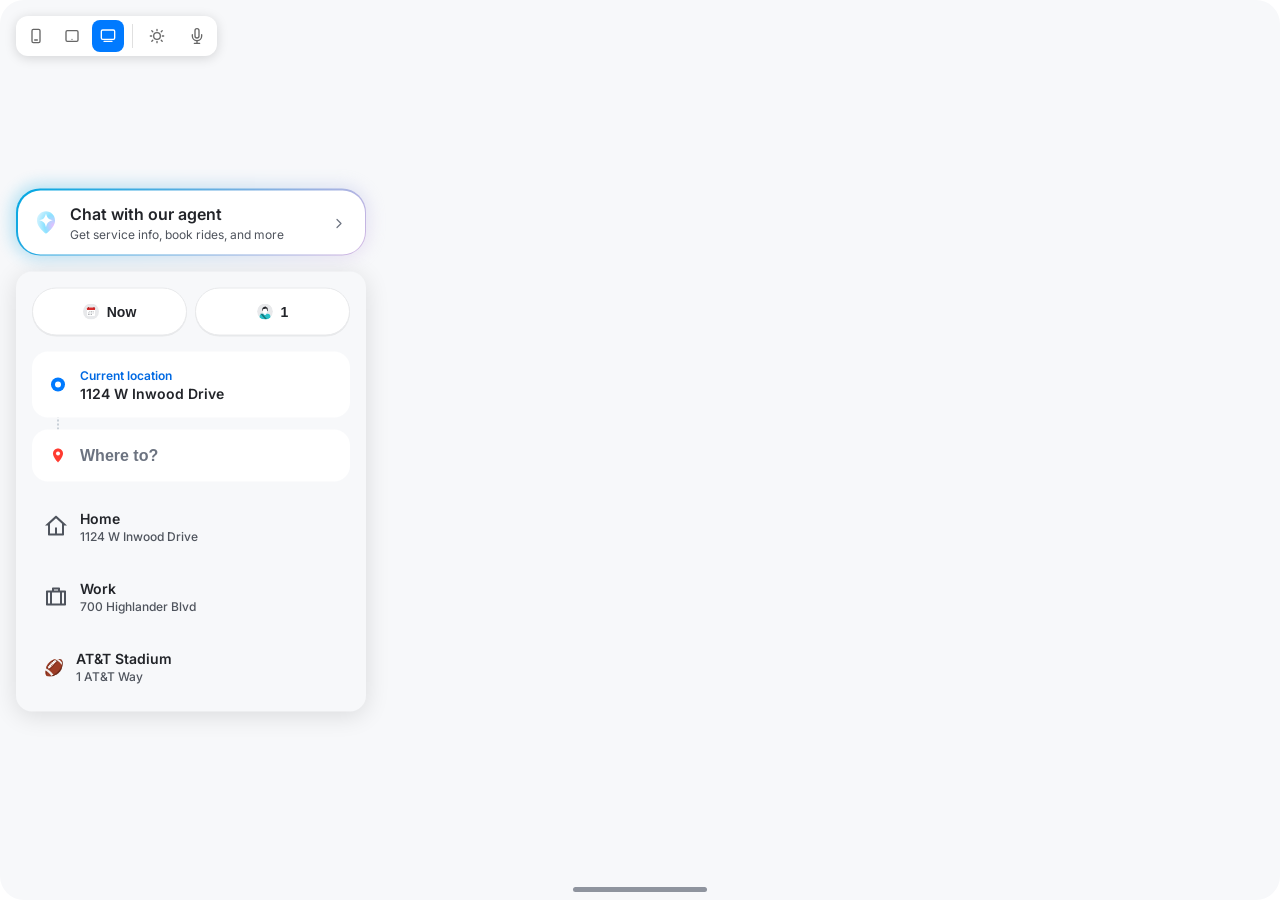
<file: prototypes/booking-agent/without-map/index.html>
<!DOCTYPE html>
<html lang="en">
<head>
    <meta charset="UTF-8">
    <meta name="viewport" content="width=device-width, initial-scale=1.0, maximum-scale=1.0, user-scalable=no">
    <meta name="apple-mobile-web-app-capable" content="yes">
    <meta name="apple-mobile-web-app-status-bar-style" content="default">
    <title>Via - Booking Agent</title>
    
    <!-- Stylesheets -->
    <link rel="stylesheet" href="css/figma-tokens.css">
    <link rel="stylesheet" href="css/components.css">
    <link rel="stylesheet" href="css/styles.css">
    <link rel="stylesheet" href="css/scheduling-modal.css">
</head>
<body>
    <!-- Demo Controls (outside app frame) -->
    <div class="demo-controls" id="demo-controls">
        <!-- View Mode Toggle -->
        <div class="view-toggle" id="view-toggle">
            <button class="view-toggle-btn" data-view="410" title="Mobile (410px)">
                <svg width="16" height="16" viewBox="0 0 24 24" fill="none">
                    <rect x="6" y="2" width="12" height="20" rx="2" stroke="currentColor" stroke-width="2"/>
                    <line x1="10" y1="18" x2="14" y2="18" stroke="currentColor" stroke-width="2" stroke-linecap="round"/>
                </svg>
            </button>
            <button class="view-toggle-btn" data-view="720" title="Tablet (720px)">
                <svg width="16" height="16" viewBox="0 0 24 24" fill="none">
                    <rect x="3" y="4" width="18" height="16" rx="2" stroke="currentColor" stroke-width="2"/>
                    <circle cx="12" cy="17" r="1" fill="currentColor"/>
                </svg>
            </button>
            <button class="view-toggle-btn active" data-view="full" title="Full Width">
                <svg width="16" height="16" viewBox="0 0 24 24" fill="none">
                    <rect x="2" y="3" width="20" height="14" rx="2" stroke="currentColor" stroke-width="2"/>
                    <line x1="6" y1="20" x2="18" y2="20" stroke="currentColor" stroke-width="2" stroke-linecap="round"/>
                </svg>
            </button>
        </div>
        
        <div class="demo-controls-divider"></div>
        
        <!-- Theme Toggle -->
        <button class="demo-toggle-btn" id="demo-theme-toggle" title="Toggle dark mode">
            <svg class="sun-icon" width="16" height="16" viewBox="0 0 24 24" fill="none">
                <circle cx="12" cy="12" r="5" stroke="currentColor" stroke-width="2"/>
                <path d="M12 2V4M12 20V22M4 12H2M22 12H20M5.64 5.64L4.22 4.22M19.78 19.78L18.36 18.36M5.64 18.36L4.22 19.78M19.78 4.22L18.36 5.64" stroke="currentColor" stroke-width="2" stroke-linecap="round"/>
            </svg>
            <svg class="moon-icon" width="16" height="16" viewBox="0 0 24 24" fill="none">
                <path d="M21 12.79A9 9 0 1111.21 3 7 7 0 0021 12.79z" stroke="currentColor" stroke-width="2" stroke-linecap="round" stroke-linejoin="round"/>
            </svg>
        </button>
        
        <!-- TTS Toggle -->
        <button class="demo-toggle-btn" id="demo-tts-toggle" title="Toggle premium voice (ElevenLabs)">
            <svg class="tts-browser-icon" width="16" height="16" viewBox="0 0 24 24" fill="none">
                <path d="M12 1C10.34 1 9 2.34 9 4V12C9 13.66 10.34 15 12 15C13.66 15 15 13.66 15 12V4C15 2.34 13.66 1 12 1Z" stroke="currentColor" stroke-width="2"/>
                <path d="M19 10V12C19 15.866 15.866 19 12 19C8.134 19 5 15.866 5 12V10" stroke="currentColor" stroke-width="2" stroke-linecap="round"/>
                <path d="M12 19V23M8 23H16" stroke="currentColor" stroke-width="2" stroke-linecap="round"/>
            </svg>
            <svg class="tts-premium-icon" width="16" height="16" viewBox="0 0 24 24" fill="none">
                <path d="M12 1C10.34 1 9 2.34 9 4V12C9 13.66 10.34 15 12 15C13.66 15 15 13.66 15 12V4C15 2.34 13.66 1 12 1Z" fill="currentColor" stroke="currentColor" stroke-width="2"/>
                <path d="M19 10V12C19 15.866 15.866 19 12 19C8.134 19 5 15.866 5 12V10" stroke="currentColor" stroke-width="2" stroke-linecap="round"/>
                <path d="M12 19V23M8 23H16" stroke="currentColor" stroke-width="2" stroke-linecap="round"/>
                <circle cx="18" cy="5" r="4" fill="#10B981" stroke="#10B981"/>
            </svg>
        </button>
    </div>

    <!-- App Container -->
    <div id="app" class="app-container" data-view-mode="full">
        
        <!-- Recording Overlay (shows when recording - covers entire app frame) -->
        <div class="recording-overlay" id="recording-overlay"></div>
        
        <!-- HOME PAGE SCREEN -->
        <div id="home-screen" class="screen active">
            <!-- Status Bar -->
            <div class="status-bar">
                <span class="time">9:41</span>
                <div class="status-icons">
                    <span class="signal-icon">📶</span>
                    <span class="wifi-icon">📡</span>
                    <span class="battery-icon">🔋</span>
                </div>
            </div>

            <!-- Header with hamburger menu and account -->
            <div class="home-header">
                <button class="icon-btn hamburger">
                    <svg width="24" height="24" viewBox="0 0 24 24" fill="none">
                        <path d="M3 12H21M3 6H21M3 18H21" stroke="currentColor" stroke-width="2" stroke-linecap="round"/>
                    </svg>
                </button>
                <div class="home-header-right">
                    <div class="account-chip">
                        <span class="visa-icon">💳</span>
                        <span>3322</span>
                        <svg width="12" height="12" viewBox="0 0 12 12" fill="none">
                            <path d="M3 5L6 8L9 5" stroke="currentColor" stroke-width="2"/>
                        </svg>
                    </div>
                </div>
            </div>

            <!-- Map Container (blank) -->
            <div id="home-map" class="map-container"></div>

            <!-- Sidebar Container (for full width mode) -->
            <div class="sidebar-container">
                <!-- Agent Banner Entry Point -->
                <div class="agent-banner" id="agent-banner">
                    <div class="agent-banner-content">
                        <img src="assets/agent%20icon.svg" class="agent-icon" alt="Agent">
                        <div class="agent-banner-text">
                            <span class="agent-banner-title">Chat with our agent</span>
                            <span class="agent-banner-subtitle">Get service info, book rides, and more</span>
                        </div>
                        <svg class="arrow-icon" width="20" height="20" viewBox="0 0 20 20" fill="none">
                            <path d="M7.5 5L12.5 10L7.5 15" stroke="currentColor" stroke-width="1.5" stroke-linecap="round" stroke-linejoin="round"/>
                        </svg>
                    </div>
                </div>

                <!-- Bottom Drawer -->
                <div class="bottom-drawer">
                <div class="drawer-handle"></div>
                <!-- Date/Time and Passengers -->
                <div class="booking-params">
                    <button class="chip home-chip">
                        <img src="assets/schedule.svg" alt="Schedule" class="icon-img">
                        <span>Now</span>
                    </button>
                    <button class="chip home-chip">
                        <img src="assets/passengers.svg" alt="Passengers" class="icon-img">
                        <span>1</span>
                    </button>
                </div>

                <!-- Origin/Destination -->
                <div class="location-inputs">
                    <div class="location-connector"></div>
                    <div class="location-row origin-row">
                        <div class="origin-marker-icon">
                            <svg width="16" height="16" viewBox="0 0 16 16" fill="none">
                                <circle cx="8" cy="8" r="7" fill="#007AFF"/>
                                <circle cx="8" cy="8" r="3" fill="white"/>
                            </svg>
                        </div>
                        <div class="location-content">
                            <div class="location-label">Current location</div>
                            <div class="location-address">1124 W Inwood Drive</div>
                        </div>
                    </div>
                    <div class="location-row destination-row">
                        <div class="destination-marker-icon">
                            <svg width="16" height="16" viewBox="0 0 16 16" fill="none">
                                <path d="M8 1C5.24 1 3 3.24 3 6C3 9.75 8 15 8 15C8 15 13 9.75 13 6C13 3.24 10.76 1 8 1Z" fill="#FF3B30"/>
                                <circle cx="8" cy="6" r="2" fill="white"/>
                            </svg>
                        </div>
                        <input type="text" class="destination-input" placeholder="Where to?">
                    </div>
                </div>

                <!-- Saved Places -->
                <div class="saved-places">
                    <div class="place-item">
                        <img src="assets/home_fav.svg" alt="Home" class="place-icon-img">
                        <div class="place-info">
                            <div class="place-name">Home</div>
                            <div class="place-address">1124 W Inwood Drive</div>
                        </div>
                    </div>
                    <div class="place-item">
                        <img src="assets/work_fav.svg" alt="Work" class="place-icon-img">
                        <div class="place-info">
                            <div class="place-name">Work</div>
                            <div class="place-address">700 Highlander Blvd</div>
                        </div>
                    </div>
                    <div class="place-item">
                        <span class="place-icon">🏈</span>
                        <div class="place-info">
                            <div class="place-name">AT&T Stadium</div>
                            <div class="place-address">1 AT&T Way</div>
                        </div>
                    </div>
                </div>
                </div>
            </div>

            <!-- iOS Home Indicator -->
            <div class="home-indicator"></div>
        </div>

        <!-- AGENT VOICE SCREEN -->
        <div id="agent-voice-screen" class="screen">
            <!-- Status Bar -->
            <div class="status-bar">
                <span class="time">9:41</span>
                <div class="status-icons">
                    <span class="signal-icon">📶</span>
                    <span class="wifi-icon">📡</span>
                    <span class="battery-icon">🔋</span>
                </div>
            </div>
            
            <!-- Header -->
            <div class="agent-header">
                <button class="icon-btn hamburger" id="agent-menu-btn">
                    <svg width="24" height="24" viewBox="0 0 24 24" fill="none">
                        <path d="M3 12H21M3 6H21M3 18H21" stroke="currentColor" stroke-width="2" stroke-linecap="round"/>
                    </svg>
                </button>
                <h1 class="agent-title">Agent</h1>
                <button class="close-btn" id="back-to-home">
                    <svg width="24" height="24" viewBox="0 0 24 24" fill="none">
                        <path d="M18 6L6 18M6 6L18 18" stroke="currentColor" stroke-width="2" stroke-linecap="round"/>
                    </svg>
                </button>
            </div>

            <!-- Welcome Content Area -->
            <div class="agent-welcome-area" id="voice-input-area">
                <!-- Centered Content Wrapper -->
                <div class="agent-welcome-content">
                    <!-- Agent Greeting -->
                    <div class="agent-greeting">
                        <img src="assets/agent%20icon.svg" class="agent-greeting-icon" alt="Agent">
                        <div class="agent-greeting-text">
                            <span class="greeting-line" id="greeting-line">Good evening, Ran</span>
                            <span class="greeting-headline">How can I help?</span>
                        </div>
                    </div>

                    <!-- Quick Action Chips -->
                    <div class="quick-actions-grid">
                        <button class="quick-action-chip" data-action="book-home">
                            Ride Home
                        </button>
                        <button class="quick-action-chip" data-action="book-work">
                            Ride to Work
                        </button>
                        <button class="quick-action-chip" data-action="book-recent">
                            My recent rides
                        </button>
                        <button class="quick-action-chip" data-action="view-upcoming" id="upcoming-rides-chip">
                            My upcoming rides
                        </button>
                        <button class="quick-action-chip" data-action="service-info">
                            Service info
                        </button>
                        <button class="quick-action-chip" data-action="points-of-interest">
                            Points of interest in Arlington
                        </button>
                    </div>
                </div>

                <!-- Voice Feedback Indicator (appears at tap location) -->
                <div class="voice-feedback" id="voice-feedback">
                    <div class="voice-feedback-ripple"></div>
                    <div class="voice-feedback-dot"></div>
                </div>

                <!-- Voice Transcript -->
                <p class="voice-transcript" id="voice-transcript"></p>
            </div>

            <!-- Footer with Input -->
            <div class="agent-footer">
                <p class="voice-instruction">Tap and hold anywhere to speak</p>
                <div class="agent-input-row">
                    <input type="text" class="agent-text-input" id="text-input" placeholder="Ask Via...">
                    <button class="agent-send-btn" id="agent-send-btn">
                        <svg width="24" height="24" viewBox="0 0 24 24" fill="none">
                            <path d="M5 12H19M19 12L12 5M19 12L12 19" stroke="white" stroke-width="2" stroke-linecap="round"/>
                        </svg>
                    </button>
                    <button class="mic-button" id="mic-btn">
                        <svg width="24" height="24" viewBox="0 0 24 24" fill="none">
                            <path d="M12 1C10.34 1 9 2.34 9 4V12C9 13.66 10.34 15 12 15C13.66 15 15 13.66 15 12V4C15 2.34 13.66 1 12 1Z" fill="currentColor"/>
                            <path d="M19 10V12C19 15.866 15.866 19 12 19C8.134 19 5 15.866 5 12V10" stroke="currentColor" stroke-width="1.5" stroke-linecap="round"/>
                            <path d="M12 19V23M8 23H16" stroke="currentColor" stroke-width="1.5" stroke-linecap="round"/>
                        </svg>
                    </button>
                </div>
            </div>

            <div class="home-indicator"></div>
        </div>

        <!-- AGENT CHAT SCREEN -->
        <div id="agent-chat-screen" class="screen">
            <!-- Status Bar -->
            <div class="status-bar">
                <span class="time">9:41</span>
                <div class="status-icons">
                    <span class="signal-icon">📶</span>
                    <span class="wifi-icon">📡</span>
                    <span class="battery-icon">🔋</span>
                </div>
            </div>
            
            <!-- Header -->
            <div class="agent-header">
                <button class="back-btn" id="back-from-chat">
                    <svg width="24" height="24" viewBox="0 0 24 24" fill="none">
                        <path d="M15 18L9 12L15 6" stroke="currentColor" stroke-width="2" stroke-linecap="round"/>
                    </svg>
                </button>
                <h1 class="agent-title">Agent</h1>
            </div>

            <!-- Chat Messages Container -->
            <div class="chat-container" id="chat-container">
                <!-- Messages will be dynamically inserted here -->
            </div>

            <!-- Text Input -->
            <div class="text-input-container">
                <input type="text" class="text-input" id="text-input-chat" placeholder="Type a message...">
                <button class="voice-btn-chat" id="voice-btn-chat">
                    <svg width="24" height="24" viewBox="0 0 24 24" fill="none">
                        <path d="M12 1C10.34 1 9 2.34 9 4V12C9 13.66 10.34 15 12 15C13.66 15 15 13.66 15 12V4C15 2.34 13.66 1 12 1Z" stroke="currentColor" stroke-width="1.5" stroke-linecap="round" stroke-linejoin="round"/>
                        <path d="M19 10V12C19 15.866 15.866 19 12 19C8.134 19 5 15.866 5 12V10" stroke="currentColor" stroke-width="1.5" stroke-linecap="round" stroke-linejoin="round"/>
                        <path d="M12 19V23M8 23H16" stroke="currentColor" stroke-width="1.5" stroke-linecap="round" stroke-linejoin="round"/>
                    </svg>
                </button>
                <button class="send-btn" id="send-btn-chat">
                    <svg width="24" height="24" viewBox="0 0 24 24" fill="none">
                        <path d="M5 12H19M19 12L12 5M19 12L12 19" stroke="white" stroke-width="2" stroke-linecap="round"/>
                    </svg>
                </button>
            </div>

            <div class="home-indicator"></div>
        </div>

        <!-- Trip Details Modal -->
        <div id="trip-modal" class="modal-overlay">
            <div class="modal-content">
                <div class="modal-header">
                    <h2>Trip details</h2>
                    <button class="modal-close" id="modal-close">
                        <svg width="24" height="24" viewBox="0 0 24 24" fill="none">
                            <path d="M18 6L6 18M6 6L18 18" stroke="currentColor" stroke-width="2" stroke-linecap="round"/>
                        </svg>
                    </button>
                </div>
                <div class="modal-body" id="modal-body">
                    <!-- Trip details will be dynamically inserted -->
                </div>
            </div>
        </div>

    </div>

    <!-- JavaScript -->
    <script src="js/config.js"></script>
    <!-- Load local config if it exists (contains API keys) -->
    <script src="js/config.local.js" onerror="console.log('No local config found - using defaults')"></script>
    <script src="js/geocoding.js"></script>
    <script src="js/booking-service.js"></script>
    <script src="js/gemini-client.js"></script>
    <script src="js/location-context.js"></script>
    <script src="js/scheduling-modal.js"></script>
    <script src="js/payment-modal.js"></script>
    <script src="js/passengers-modal.js"></script>
    <script src="js/ai-agent.js"></script>
    <script src="js/app.js"></script>
</body>
</html>
</file>
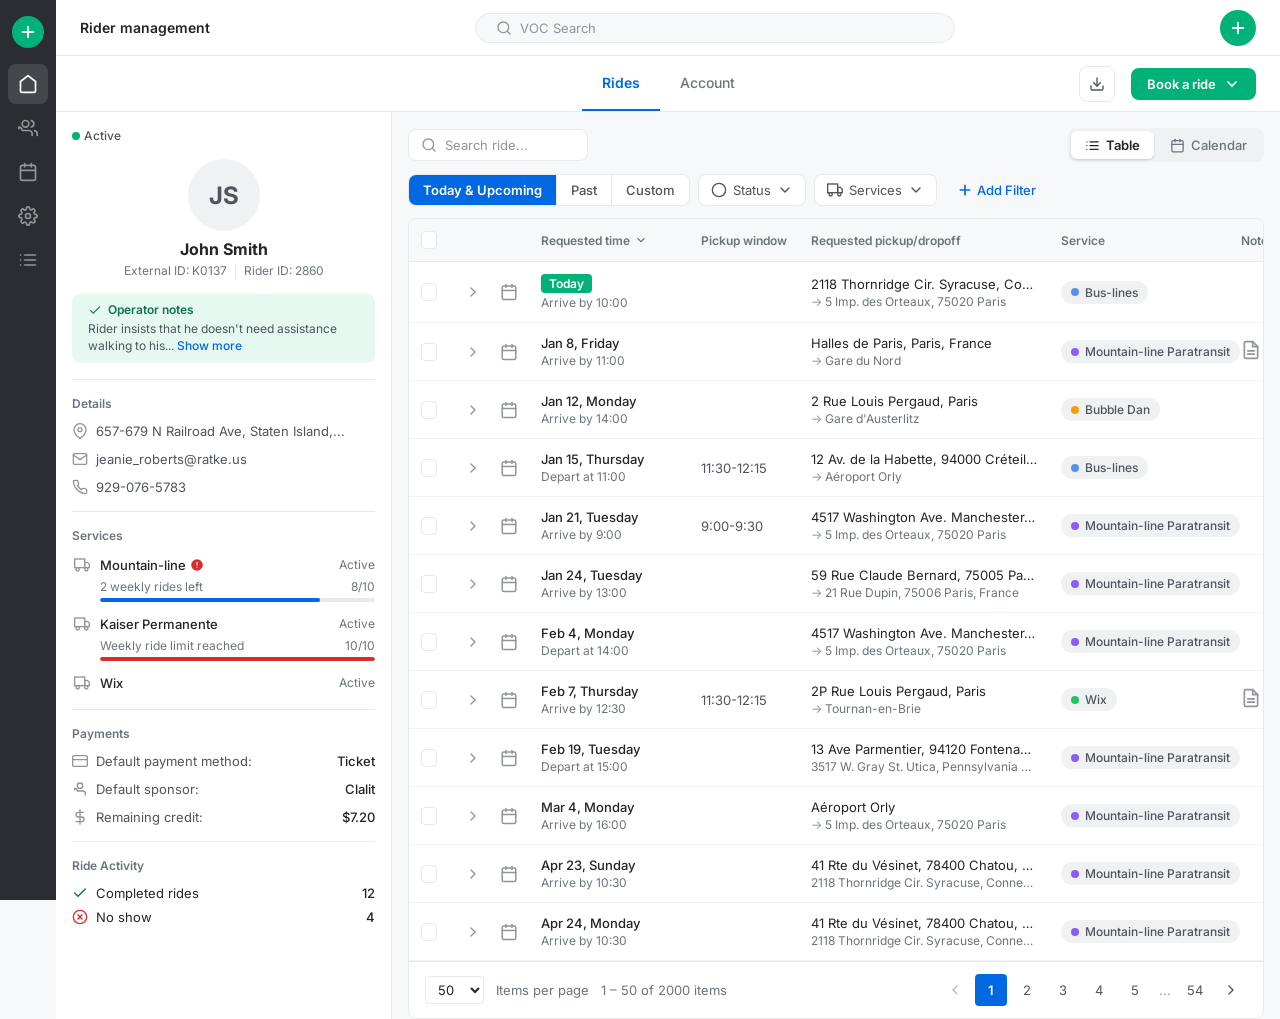
<file: prototypes/ride-plan/calender-view/index.html>
<!DOCTYPE html>
<html lang="en">
<head>
    <meta charset="UTF-8">
    <meta name="viewport" content="width=device-width, initial-scale=1.0">
    <title>Rider Management</title>
    <link rel="stylesheet" href="css/tokens.css">
    <link rel="stylesheet" href="css/base.css">
</head>
<body>

<!-- Left Navigation -->
<nav class="left-nav">
    <div class="nav-logo">
        <svg viewBox="0 0 24 24" fill="none" stroke="white" stroke-width="2.5" stroke-linecap="round"><path d="M12 5v14M5 12h14"/></svg>
    </div>
    <div class="nav-item active">
        <svg viewBox="0 0 24 24" fill="none" stroke="currentColor" stroke-width="2" stroke-linecap="round" stroke-linejoin="round"><path d="M3 9l9-7 9 7v11a2 2 0 01-2 2H5a2 2 0 01-2-2z"/></svg>
    </div>
    <div class="nav-item">
        <svg viewBox="0 0 24 24" fill="none" stroke="currentColor" stroke-width="2" stroke-linecap="round" stroke-linejoin="round"><path d="M17 21v-2a4 4 0 00-4-4H5a4 4 0 00-4-4v2"/><circle cx="9" cy="7" r="4"/><path d="M23 21v-2a4 4 0 00-3-3.87"/><path d="M16 3.13a4 4 0 010 7.75"/></svg>
    </div>
    <div class="nav-item">
        <svg viewBox="0 0 24 24" fill="none" stroke="currentColor" stroke-width="2" stroke-linecap="round" stroke-linejoin="round"><rect x="3" y="4" width="18" height="18" rx="2" ry="2"/><line x1="16" y1="2" x2="16" y2="6"/><line x1="8" y1="2" x2="8" y2="6"/><line x1="3" y1="10" x2="21" y2="10"/></svg>
    </div>
    <div class="nav-item">
        <svg viewBox="0 0 24 24" fill="none" stroke="currentColor" stroke-width="2" stroke-linecap="round" stroke-linejoin="round"><circle cx="12" cy="12" r="3"/><path d="M19.4 15a1.65 1.65 0 00.33 1.82l.06.06a2 2 0 010 2.83 2 2 0 01-2.83 0l-.06-.06a1.65 1.65 0 00-1.82-.33 1.65 1.65 0 00-1 1.51V21a2 2 0 01-4 0v-.09A1.65 1.65 0 009 19.4a1.65 1.65 0 00-1.82.33l-.06.06a2 2 0 01-2.83-2.83l.06-.06A1.65 1.65 0 004.68 15a1.65 1.65 0 00-1.51-1H3a2 2 0 010-4h.09A1.65 1.65 0 004.6 9a1.65 1.65 0 00-.33-1.82l-.06-.06a2 2 0 012.83-2.83l.06.06A1.65 1.65 0 009 4.68a1.65 1.65 0 001-1.51V3a2 2 0 014 0v.09a1.65 1.65 0 001 1.51 1.65 1.65 0 001.82-.33l.06-.06a2 2 0 012.83 2.83l-.06.06A1.65 1.65 0 0019.4 9a1.65 1.65 0 001.51 1H21a2 2 0 010 4h-.09a1.65 1.65 0 00-1.51 1z"/></svg>
    </div>
    <div class="nav-item">
        <svg viewBox="0 0 24 24" fill="none" stroke="currentColor" stroke-width="2" stroke-linecap="round" stroke-linejoin="round"><line x1="8" y1="6" x2="21" y2="6"/><line x1="8" y1="12" x2="21" y2="12"/><line x1="8" y1="18" x2="21" y2="18"/><line x1="3" y1="6" x2="3.01" y2="6"/><line x1="3" y1="12" x2="3.01" y2="12"/><line x1="3" y1="18" x2="3.01" y2="18"/></svg>
    </div>
</nav>

<div class="main-layout">

    <!-- Header -->
    <header class="header">
        <span class="header-title">Rider management</span>
        <div class="header-center">
            <div class="header-search">
                <svg viewBox="0 0 24 24" fill="none" stroke="currentColor" stroke-width="2" stroke-linecap="round"><circle cx="11" cy="11" r="8"/><line x1="21" y1="21" x2="16.65" y2="16.65"/></svg>
                <span>VOC Search</span>
            </div>
        </div>
        <div class="header-actions">
            <button class="btn-icon-green">
                <svg viewBox="0 0 24 24" fill="none" stroke="currentColor" stroke-width="2.5" stroke-linecap="round"><path d="M12 5v14M5 12h14"/></svg>
            </button>
        </div>
    </header>

    <!-- Sub-header with tabs -->
    <div class="subheader">
        <div class="tab-bar">
            <div class="tab-item active">Rides</div>
            <div class="tab-item">Account</div>
        </div>
        <div class="subheader-actions">
            <button class="btn-icon-outline">
                <svg width="16" height="16" viewBox="0 0 24 24" fill="none" stroke="currentColor" stroke-width="2" stroke-linecap="round"><path d="M21 15v4a2 2 0 01-2 2H5a2 2 0 01-2-2v-4"/><polyline points="7 10 12 15 17 10"/><line x1="12" y1="15" x2="12" y2="3"/></svg>
            </button>
            <button class="btn-primary">
                Book a ride
                <svg viewBox="0 0 24 24" fill="none" stroke="currentColor" stroke-width="2.5" stroke-linecap="round"><polyline points="6 9 12 15 18 9"/></svg>
            </button>
        </div>
    </div>

    <!-- Content -->
    <div class="content-area">

        <!-- Sidebar -->
        <aside class="sidebar">
            <div class="sidebar-status">
                <span class="status-dot"></span>
                Active
            </div>

            <div class="profile-section">
                <div class="avatar">JS</div>
                <div class="profile-name">John Smith</div>
                <div class="profile-ids">
                    <span>External ID: K0137</span>
                    <span>Rider ID: 2860</span>
                </div>
            </div>

            <div class="operator-notes">
                <div class="operator-notes-header">
                    <svg viewBox="0 0 24 24" fill="currentColor"><path d="M9 16.17L4.83 12l-1.42 1.41L9 19 21 7l-1.41-1.41L9 16.17z"/></svg>
                    Operator notes
                </div>
                <p>Rider insists that he doesn't need assistance walking to his... <a href="#">Show more</a></p>
            </div>

            <div class="sidebar-divider"></div>

            <!-- Details -->
            <div class="sidebar-section-title">Details</div>
            <div class="info-row">
                <svg viewBox="0 0 24 24" fill="none" stroke="currentColor" stroke-width="2" stroke-linecap="round"><path d="M21 10c0 7-9 13-9 13s-9-6-9-13a9 9 0 0118 0z"/><circle cx="12" cy="10" r="3"/></svg>
                <span>657-679 N Railroad Ave, Staten Island,...</span>
            </div>
            <div class="info-row">
                <svg viewBox="0 0 24 24" fill="none" stroke="currentColor" stroke-width="2" stroke-linecap="round"><path d="M4 4h16c1.1 0 2 .9 2 2v12c0 1.1-.9 2-2 2H4c-1.1 0-2-.9-2-2V6c0-1.1.9-2 2-2z"/><polyline points="22,6 12,13 2,6"/></svg>
                <span>jeanie_roberts@ratke.us</span>
            </div>
            <div class="info-row">
                <svg viewBox="0 0 24 24" fill="none" stroke="currentColor" stroke-width="2" stroke-linecap="round"><path d="M22 16.92v3a2 2 0 01-2.18 2 19.79 19.79 0 01-8.63-3.07 19.5 19.5 0 01-6-6 19.79 19.79 0 01-3.07-8.67A2 2 0 014.11 2h3a2 2 0 012 1.72c.127.96.361 1.903.7 2.81a2 2 0 01-.45 2.11L8.09 9.91a16 16 0 006 6l1.27-1.27a2 2 0 012.11-.45c.907.339 1.85.573 2.81.7A2 2 0 0122 16.92z"/></svg>
                <span>929-076-5783</span>
            </div>

            <div class="sidebar-divider"></div>

            <!-- Services -->
            <div class="sidebar-section-title">Services</div>

            <div class="service-item">
                <div class="service-header">
                    <div class="service-icon">
                        <svg viewBox="0 0 24 24" fill="none" stroke="currentColor" stroke-width="2" stroke-linecap="round"><rect x="1" y="3" width="15" height="13"/><polygon points="16 8 20 8 23 11 23 16 16 16 16 8"/><circle cx="5.5" cy="18.5" r="2.5"/><circle cx="18.5" cy="18.5" r="2.5"/></svg>
                    </div>
                    <span class="service-name">Mountain-line <svg class="alert-icon" width="14" height="14" viewBox="0 0 24 24" fill="currentColor"><circle cx="12" cy="12" r="10"/><line x1="12" y1="8" x2="12" y2="12" stroke="white" stroke-width="2" stroke-linecap="round"/><line x1="12" y1="16" x2="12.01" y2="16" stroke="white" stroke-width="2" stroke-linecap="round"/></svg></span>
                    <span class="service-status">Active</span>
                </div>
                <div class="progress-row">
                    <span class="progress-label">2 weekly rides left</span>
                    <span class="progress-count">8/10</span>
                </div>
                <div class="progress-bar">
                    <div class="progress-fill" style="width: 80%"></div>
                </div>
            </div>

            <div class="service-item">
                <div class="service-header">
                    <div class="service-icon">
                        <svg viewBox="0 0 24 24" fill="none" stroke="currentColor" stroke-width="2" stroke-linecap="round"><rect x="1" y="3" width="15" height="13"/><polygon points="16 8 20 8 23 11 23 16 16 16 16 8"/><circle cx="5.5" cy="18.5" r="2.5"/><circle cx="18.5" cy="18.5" r="2.5"/></svg>
                    </div>
                    <span class="service-name">Kaiser Permanente</span>
                    <span class="service-status">Active</span>
                </div>
                <div class="progress-row">
                    <span class="progress-label">Weekly ride limit reached</span>
                    <span class="progress-count">10/10</span>
                </div>
                <div class="progress-bar">
                    <div class="progress-fill full" style="width: 100%"></div>
                </div>
            </div>

            <div class="service-item">
                <div class="service-header">
                    <div class="service-icon">
                        <svg viewBox="0 0 24 24" fill="none" stroke="currentColor" stroke-width="2" stroke-linecap="round"><rect x="1" y="3" width="15" height="13"/><polygon points="16 8 20 8 23 11 23 16 16 16 16 8"/><circle cx="5.5" cy="18.5" r="2.5"/><circle cx="18.5" cy="18.5" r="2.5"/></svg>
                    </div>
                    <span class="service-name">Wix</span>
                    <span class="service-status">Active</span>
                </div>
            </div>

            <div class="sidebar-divider"></div>

            <!-- Payments -->
            <div class="sidebar-section-title">Payments</div>
            <div class="info-row">
                <svg viewBox="0 0 24 24" fill="none" stroke="currentColor" stroke-width="2" stroke-linecap="round"><rect x="1" y="4" width="22" height="16" rx="2" ry="2"/><line x1="1" y1="10" x2="23" y2="10"/></svg>
                Default payment method:
                <span class="value">Ticket</span>
            </div>
            <div class="info-row">
                <svg viewBox="0 0 24 24" fill="none" stroke="currentColor" stroke-width="2" stroke-linecap="round"><path d="M20 21v-2a4 4 0 00-4-4H8a4 4 0 00-4-4v2"/><circle cx="12" cy="7" r="4"/></svg>
                Default sponsor:
                <span class="value">Clalit</span>
            </div>
            <div class="info-row">
                <svg viewBox="0 0 24 24" fill="none" stroke="currentColor" stroke-width="2" stroke-linecap="round"><line x1="12" y1="1" x2="12" y2="23"/><path d="M17 5H9.5a3.5 3.5 0 000 7h5a3.5 3.5 0 010 7H6"/></svg>
                Remaining credit:
                <span class="value">$7.20</span>
            </div>

            <div class="sidebar-divider"></div>

            <!-- Ride activity -->
            <div class="sidebar-section-title">Ride activity</div>
            <div class="activity-row">
                <svg viewBox="0 0 24 24" fill="none" stroke="var(--positive)" stroke-width="2" stroke-linecap="round"><polyline points="20 6 9 17 4 12"/></svg>
                <span>Completed rides</span>
                <span class="count">12</span>
            </div>
            <div class="activity-row">
                <svg viewBox="0 0 24 24" fill="none" stroke="var(--negative)" stroke-width="2" stroke-linecap="round"><circle cx="12" cy="12" r="10"/><line x1="15" y1="9" x2="9" y2="15"/><line x1="9" y1="9" x2="15" y2="15"/></svg>
                <span>No show</span>
                <span class="count">4</span>
            </div>
        </aside>

        <!-- Rides Content Area -->
        <div class="rides-content">

            <!-- Shared Toolbar with View Switcher -->
            <div class="content-toolbar">
                <div class="toolbar-left">
                    <div class="search-input">
                        <svg viewBox="0 0 24 24" fill="none" stroke="currentColor" stroke-width="2" stroke-linecap="round"><circle cx="11" cy="11" r="8"/><line x1="21" y1="21" x2="16.65" y2="16.65"/></svg>
                        <input type="text" placeholder="Search ride...">
                    </div>
                </div>
                <div class="toolbar-right">
                    <div class="segment-control" id="viewSwitcher">
                        <button class="segment-btn active" data-view="table">
                            <svg viewBox="0 0 24 24" fill="none" stroke="currentColor" stroke-width="2" stroke-linecap="round" stroke-linejoin="round"><line x1="8" y1="6" x2="21" y2="6"/><line x1="8" y1="12" x2="21" y2="12"/><line x1="8" y1="18" x2="21" y2="18"/><line x1="3" y1="6" x2="3.01" y2="6"/><line x1="3" y1="12" x2="3.01" y2="12"/><line x1="3" y1="18" x2="3.01" y2="18"/></svg>
                            Table
                        </button>
                        <button class="segment-btn" data-view="calendar">
                            <svg viewBox="0 0 24 24" fill="none" stroke="currentColor" stroke-width="2" stroke-linecap="round" stroke-linejoin="round"><rect x="3" y="4" width="18" height="18" rx="2" ry="2"/><line x1="16" y1="2" x2="16" y2="6"/><line x1="8" y1="2" x2="8" y2="6"/><line x1="3" y1="10" x2="21" y2="10"/></svg>
                            Calendar
                        </button>
                    </div>
                </div>
            </div>

            <!-- ═══ TABLE VIEW ═══ -->
            <div class="view-panel" id="tableView">

                <!-- Table sub-toolbar -->
                <div class="table-sub-toolbar">
                    <div class="toggle-group">
                        <button class="toggle-btn active">Today & Upcoming</button>
                        <button class="toggle-btn">Past</button>
                        <button class="toggle-btn">Custom</button>
                    </div>
                    <button class="chip-btn">
                        <svg viewBox="0 0 24 24" fill="none" stroke="currentColor" stroke-width="2" stroke-linecap="round"><circle cx="12" cy="12" r="10"/></svg>
                        Status
                        <svg viewBox="0 0 24 24" fill="none" stroke="currentColor" stroke-width="2" stroke-linecap="round"><polyline points="6 9 12 15 18 9"/></svg>
                    </button>
                    <button class="chip-btn">
                        <svg viewBox="0 0 24 24" fill="none" stroke="currentColor" stroke-width="2" stroke-linecap="round"><rect x="1" y="3" width="15" height="13"/><polygon points="16 8 20 8 23 11 23 16 16 16 16 8"/><circle cx="5.5" cy="18.5" r="2.5"/><circle cx="18.5" cy="18.5" r="2.5"/></svg>
                        Services
                        <svg viewBox="0 0 24 24" fill="none" stroke="currentColor" stroke-width="2" stroke-linecap="round"><polyline points="6 9 12 15 18 9"/></svg>
                    </button>
                    <button class="add-filter-btn">
                        <svg viewBox="0 0 24 24" fill="none" stroke="currentColor" stroke-width="2.5" stroke-linecap="round"><path d="M12 5v14M5 12h14"/></svg>
                        Add Filter
                    </button>
                </div>

                <!-- Rides Table -->
                <div class="table-container">
                    <table>
                        <colgroup>
                            <col class="col-check">
                            <col class="col-expand">
                            <col class="col-type">
                            <col class="col-time">
                            <col class="col-window">
                            <col class="col-address">
                            <col class="col-service">
                            <col class="col-notes">
                            <col class="col-status">
                        </colgroup>
                        <thead>
                            <tr>
                                <th><div class="cell-checkbox"><div class="checkbox"></div></div></th>
                                <th></th>
                                <th></th>
                                <th class="sortable"><div class="th-content">Requested time <svg viewBox="0 0 24 24" fill="none" stroke="currentColor" stroke-width="2"><polyline points="6 9 12 15 18 9"/></svg></div></th>
                                <th>Pickup window</th>
                                <th>Requested pickup/dropoff</th>
                                <th>Service</th>
                                <th>Notes</th>
                                <th>Status</th>
                            </tr>
                        </thead>
                        <tbody>
                            <tr>
                                <td><div class="cell-checkbox"><div class="checkbox"></div></div></td>
                                <td><button class="expand-btn"><svg viewBox="0 0 24 24" fill="none" stroke="currentColor" stroke-width="2" stroke-linecap="round"><polyline points="9 18 15 12 9 6"/></svg></button></td>
                                <td><div class="cell-type"><div class="type-icon"><svg viewBox="0 0 24 24" fill="none" stroke="currentColor" stroke-width="2" stroke-linecap="round"><rect x="3" y="4" width="18" height="18" rx="2" ry="2"/><line x1="16" y1="2" x2="16" y2="6"/><line x1="8" y1="2" x2="8" y2="6"/><line x1="3" y1="10" x2="21" y2="10"/></svg></div></div></td>
                                <td class="cell-time"><span class="badge-today">Today</span><span class="sub">Arrive by 10:00</span></td>
                                <td class="cell-window"></td>
                                <td class="cell-address"><span class="pickup">2118 Thornridge Cir. Syracuse, Connecticut 35624</span><span class="dropoff"><span class="arrow">&rarr;</span> 5 Imp. des Orteaux, 75020 Paris</span></td>
                                <td><span class="service-badge bus-lines"><span class="service-dot"></span>Bus-lines</span></td>
                                <td></td>
                                <td><span class="status-badge on-the-way"><span class="status-icon"></span>On the way</span></td>
                            </tr>
                            <tr>
                                <td><div class="cell-checkbox"><div class="checkbox"></div></div></td>
                                <td><button class="expand-btn"><svg viewBox="0 0 24 24" fill="none" stroke="currentColor" stroke-width="2" stroke-linecap="round"><polyline points="9 18 15 12 9 6"/></svg></button></td>
                                <td><div class="cell-type"><div class="type-icon"><svg viewBox="0 0 24 24" fill="none" stroke="currentColor" stroke-width="2" stroke-linecap="round"><rect x="3" y="4" width="18" height="18" rx="2" ry="2"/><line x1="16" y1="2" x2="16" y2="6"/><line x1="8" y1="2" x2="8" y2="6"/><line x1="3" y1="10" x2="21" y2="10"/></svg></div></div></td>
                                <td class="cell-time"><span class="date">Jan 8, Friday</span><span class="sub">Arrive by 11:00</span></td>
                                <td class="cell-window"></td>
                                <td class="cell-address"><span class="pickup">Halles de Paris, Paris, France</span><span class="dropoff"><span class="arrow">&rarr;</span> Gare du Nord</span></td>
                                <td><span class="service-badge mountain-line"><span class="service-dot"></span>Mountain-line Paratransit</span></td>
                                <td><svg class="notes-icon" viewBox="0 0 24 24" fill="none" stroke="currentColor" stroke-width="2" stroke-linecap="round"><path d="M14 2H6a2 2 0 00-2 2v16a2 2 0 002 2h12a2 2 0 002-2V8z"/><polyline points="14 2 14 8 20 8"/><line x1="16" y1="13" x2="8" y2="13"/><line x1="16" y1="17" x2="8" y2="17"/></svg></td>
                                <td><span class="status-badge booked"><span class="status-icon"></span>Booked</span></td>
                            </tr>
                            <tr>
                                <td><div class="cell-checkbox"><div class="checkbox"></div></div></td>
                                <td><button class="expand-btn"><svg viewBox="0 0 24 24" fill="none" stroke="currentColor" stroke-width="2" stroke-linecap="round"><polyline points="9 18 15 12 9 6"/></svg></button></td>
                                <td><div class="cell-type"><div class="type-icon"><svg viewBox="0 0 24 24" fill="none" stroke="currentColor" stroke-width="2" stroke-linecap="round"><rect x="3" y="4" width="18" height="18" rx="2" ry="2"/><line x1="16" y1="2" x2="16" y2="6"/><line x1="8" y1="2" x2="8" y2="6"/><line x1="3" y1="10" x2="21" y2="10"/></svg></div></div></td>
                                <td class="cell-time"><span class="date">Jan 12, Monday</span><span class="sub">Arrive by 14:00</span></td>
                                <td class="cell-window"></td>
                                <td class="cell-address"><span class="pickup">2 Rue Louis Pergaud, Paris</span><span class="dropoff"><span class="arrow">&rarr;</span> Gare d'Austerlitz</span></td>
                                <td><span class="service-badge bubble-dan"><span class="service-dot"></span>Bubble Dan</span></td>
                                <td></td>
                                <td><span class="status-badge cancelled"><span class="status-icon"></span>Cancelled</span></td>
                            </tr>
                            <tr>
                                <td><div class="cell-checkbox"><div class="checkbox"></div></div></td>
                                <td><button class="expand-btn"><svg viewBox="0 0 24 24" fill="none" stroke="currentColor" stroke-width="2" stroke-linecap="round"><polyline points="9 18 15 12 9 6"/></svg></button></td>
                                <td><div class="cell-type"><div class="type-icon"><svg viewBox="0 0 24 24" fill="none" stroke="currentColor" stroke-width="2" stroke-linecap="round"><rect x="3" y="4" width="18" height="18" rx="2" ry="2"/><line x1="16" y1="2" x2="16" y2="6"/><line x1="8" y1="2" x2="8" y2="6"/><line x1="3" y1="10" x2="21" y2="10"/></svg></div></div></td>
                                <td class="cell-time"><span class="date">Jan 15, Thursday</span><span class="sub">Depart at 11:00</span></td>
                                <td class="cell-window">11:30-12:15</td>
                                <td class="cell-address"><span class="pickup">12 Av. de la Habette, 94000 Créteil...</span><span class="dropoff"><span class="arrow">&rarr;</span> Aéroport Orly</span></td>
                                <td><span class="service-badge bus-lines"><span class="service-dot"></span>Bus-lines</span></td>
                                <td></td>
                                <td><span class="status-badge waitlisted"><span class="status-icon"></span>Waitlisted</span></td>
                            </tr>
                            <tr>
                                <td><div class="cell-checkbox"><div class="checkbox"></div></div></td>
                                <td><button class="expand-btn"><svg viewBox="0 0 24 24" fill="none" stroke="currentColor" stroke-width="2" stroke-linecap="round"><polyline points="9 18 15 12 9 6"/></svg></button></td>
                                <td><div class="cell-type"><div class="type-icon"><svg viewBox="0 0 24 24" fill="none" stroke="currentColor" stroke-width="2" stroke-linecap="round"><rect x="3" y="4" width="18" height="18" rx="2" ry="2"/><line x1="16" y1="2" x2="16" y2="6"/><line x1="8" y1="2" x2="8" y2="6"/><line x1="3" y1="10" x2="21" y2="10"/></svg></div></div></td>
                                <td class="cell-time"><span class="date">Jan 21, Tuesday</span><span class="sub">Arrive by 9:00</span></td>
                                <td class="cell-window">9:00-9:30</td>
                                <td class="cell-address"><span class="pickup">4517 Washington Ave. Manchester, Kentucky 3948, United St...</span><span class="dropoff"><span class="arrow">&rarr;</span> 5 Imp. des Orteaux, 75020 Paris</span></td>
                                <td><span class="service-badge mountain-line"><span class="service-dot"></span>Mountain-line Paratransit</span></td>
                                <td></td>
                                <td><span class="status-badge no-ride"><span class="status-icon"></span>No Ride</span></td>
                            </tr>
                            <tr>
                                <td><div class="cell-checkbox"><div class="checkbox"></div></div></td>
                                <td><button class="expand-btn"><svg viewBox="0 0 24 24" fill="none" stroke="currentColor" stroke-width="2" stroke-linecap="round"><polyline points="9 18 15 12 9 6"/></svg></button></td>
                                <td><div class="cell-type"><div class="type-icon"><svg viewBox="0 0 24 24" fill="none" stroke="currentColor" stroke-width="2" stroke-linecap="round"><rect x="3" y="4" width="18" height="18" rx="2" ry="2"/><line x1="16" y1="2" x2="16" y2="6"/><line x1="8" y1="2" x2="8" y2="6"/><line x1="3" y1="10" x2="21" y2="10"/></svg></div></div></td>
                                <td class="cell-time"><span class="date">Jan 24, Tuesday</span><span class="sub">Arrive by 13:00</span></td>
                                <td class="cell-window"></td>
                                <td class="cell-address"><span class="pickup">59 Rue Claude Bernard, 75005 Paris</span><span class="dropoff"><span class="arrow">&rarr;</span> 21 Rue Dupin, 75006 Paris, France</span></td>
                                <td><span class="service-badge mountain-line"><span class="service-dot"></span>Mountain-line Paratransit</span></td>
                                <td></td>
                                <td><span class="status-badge mode-ineligible">Mode Ineligible</span></td>
                            </tr>
                            <tr>
                                <td><div class="cell-checkbox"><div class="checkbox"></div></div></td>
                                <td><button class="expand-btn"><svg viewBox="0 0 24 24" fill="none" stroke="currentColor" stroke-width="2" stroke-linecap="round"><polyline points="9 18 15 12 9 6"/></svg></button></td>
                                <td><div class="cell-type"><div class="type-icon"><svg viewBox="0 0 24 24" fill="none" stroke="currentColor" stroke-width="2" stroke-linecap="round"><rect x="3" y="4" width="18" height="18" rx="2" ry="2"/><line x1="16" y1="2" x2="16" y2="6"/><line x1="8" y1="2" x2="8" y2="6"/><line x1="3" y1="10" x2="21" y2="10"/></svg></div></div></td>
                                <td class="cell-time"><span class="date">Feb 4, Monday</span><span class="sub">Depart at 14:00</span></td>
                                <td class="cell-window"></td>
                                <td class="cell-address"><span class="pickup">4517 Washington Ave. Manchester, Kentucky 39495</span><span class="dropoff"><span class="arrow">&rarr;</span> 5 Imp. des Orteaux, 75020 Paris</span></td>
                                <td><span class="service-badge mountain-line"><span class="service-dot"></span>Mountain-line Paratransit</span></td>
                                <td></td>
                                <td><span class="status-badge booked"><span class="status-icon"></span>Booked</span></td>
                            </tr>
                            <tr>
                                <td><div class="cell-checkbox"><div class="checkbox"></div></div></td>
                                <td><button class="expand-btn"><svg viewBox="0 0 24 24" fill="none" stroke="currentColor" stroke-width="2" stroke-linecap="round"><polyline points="9 18 15 12 9 6"/></svg></button></td>
                                <td><div class="cell-type"><div class="type-icon"><svg viewBox="0 0 24 24" fill="none" stroke="currentColor" stroke-width="2" stroke-linecap="round"><rect x="3" y="4" width="18" height="18" rx="2" ry="2"/><line x1="16" y1="2" x2="16" y2="6"/><line x1="8" y1="2" x2="8" y2="6"/><line x1="3" y1="10" x2="21" y2="10"/></svg></div></div></td>
                                <td class="cell-time"><span class="date">Feb 7, Thursday</span><span class="sub">Arrive by 12:30</span></td>
                                <td class="cell-window">11:30-12:15</td>
                                <td class="cell-address"><span class="pickup">2P Rue Louis Pergaud, Paris</span><span class="dropoff"><span class="arrow">&rarr;</span> Tournan-en-Brie</span></td>
                                <td><span class="service-badge wix"><span class="service-dot"></span>Wix</span></td>
                                <td><svg class="notes-icon" viewBox="0 0 24 24" fill="none" stroke="currentColor" stroke-width="2" stroke-linecap="round"><path d="M14 2H6a2 2 0 00-2 2v16a2 2 0 002 2h12a2 2 0 002-2V8z"/><polyline points="14 2 14 8 20 8"/><line x1="16" y1="13" x2="8" y2="13"/><line x1="16" y1="17" x2="8" y2="17"/></svg></td>
                                <td><span class="status-badge booked"><span class="status-icon"></span>Booked</span></td>
                            </tr>
                            <tr>
                                <td><div class="cell-checkbox"><div class="checkbox"></div></div></td>
                                <td><button class="expand-btn"><svg viewBox="0 0 24 24" fill="none" stroke="currentColor" stroke-width="2" stroke-linecap="round"><polyline points="9 18 15 12 9 6"/></svg></button></td>
                                <td><div class="cell-type"><div class="type-icon"><svg viewBox="0 0 24 24" fill="none" stroke="currentColor" stroke-width="2" stroke-linecap="round"><rect x="3" y="4" width="18" height="18" rx="2" ry="2"/><line x1="16" y1="2" x2="16" y2="6"/><line x1="8" y1="2" x2="8" y2="6"/><line x1="3" y1="10" x2="21" y2="10"/></svg></div></div></td>
                                <td class="cell-time"><span class="date">Feb 19, Tuesday</span><span class="sub">Depart at 15:00</span></td>
                                <td class="cell-window"></td>
                                <td class="cell-address"><span class="pickup">13 Ave Parmentier, 94120 Fontenay sais</span><span class="dropoff">3517 W. Gray St. Utica, Pennsylvania 57867</span></td>
                                <td><span class="service-badge mountain-line"><span class="service-dot"></span>Mountain-line Paratransit</span></td>
                                <td></td>
                                <td><span class="status-badge cancelled"><span class="status-icon"></span>Cancelled</span></td>
                            </tr>
                            <tr>
                                <td><div class="cell-checkbox"><div class="checkbox"></div></div></td>
                                <td><button class="expand-btn"><svg viewBox="0 0 24 24" fill="none" stroke="currentColor" stroke-width="2" stroke-linecap="round"><polyline points="9 18 15 12 9 6"/></svg></button></td>
                                <td><div class="cell-type"><div class="type-icon"><svg viewBox="0 0 24 24" fill="none" stroke="currentColor" stroke-width="2" stroke-linecap="round"><rect x="3" y="4" width="18" height="18" rx="2" ry="2"/><line x1="16" y1="2" x2="16" y2="6"/><line x1="8" y1="2" x2="8" y2="6"/><line x1="3" y1="10" x2="21" y2="10"/></svg></div></div></td>
                                <td class="cell-time"><span class="date">Mar 4, Monday</span><span class="sub">Arrive by 16:00</span></td>
                                <td class="cell-window"></td>
                                <td class="cell-address"><span class="pickup">Aéroport Orly</span><span class="dropoff"><span class="arrow">&rarr;</span> 5 Imp. des Orteaux, 75020 Paris</span></td>
                                <td><span class="service-badge mountain-line"><span class="service-dot"></span>Mountain-line Paratransit</span></td>
                                <td></td>
                                <td><span class="status-badge booked"><span class="status-icon"></span>Booked</span></td>
                            </tr>
                            <tr>
                                <td><div class="cell-checkbox"><div class="checkbox"></div></div></td>
                                <td><button class="expand-btn"><svg viewBox="0 0 24 24" fill="none" stroke="currentColor" stroke-width="2" stroke-linecap="round"><polyline points="9 18 15 12 9 6"/></svg></button></td>
                                <td><div class="cell-type"><div class="type-icon"><svg viewBox="0 0 24 24" fill="none" stroke="currentColor" stroke-width="2" stroke-linecap="round"><rect x="3" y="4" width="18" height="18" rx="2" ry="2"/><line x1="16" y1="2" x2="16" y2="6"/><line x1="8" y1="2" x2="8" y2="6"/><line x1="3" y1="10" x2="21" y2="10"/></svg></div></div></td>
                                <td class="cell-time"><span class="date">Apr 23, Sunday</span><span class="sub">Arrive by 10:30</span></td>
                                <td class="cell-window"></td>
                                <td class="cell-address"><span class="pickup">41 Rte du Vésinet, 78400 Chatou, France</span><span class="dropoff">2118 Thornridge Cir. Syracuse, Connecticut 35624</span></td>
                                <td><span class="service-badge mountain-line"><span class="service-dot"></span>Mountain-line Paratransit</span></td>
                                <td></td>
                                <td><span class="status-badge booked"><span class="status-icon"></span>Booked</span></td>
                            </tr>
                            <tr>
                                <td><div class="cell-checkbox"><div class="checkbox"></div></div></td>
                                <td><button class="expand-btn"><svg viewBox="0 0 24 24" fill="none" stroke="currentColor" stroke-width="2" stroke-linecap="round"><polyline points="9 18 15 12 9 6"/></svg></button></td>
                                <td><div class="cell-type"><div class="type-icon"><svg viewBox="0 0 24 24" fill="none" stroke="currentColor" stroke-width="2" stroke-linecap="round"><rect x="3" y="4" width="18" height="18" rx="2" ry="2"/><line x1="16" y1="2" x2="16" y2="6"/><line x1="8" y1="2" x2="8" y2="6"/><line x1="3" y1="10" x2="21" y2="10"/></svg></div></div></td>
                                <td class="cell-time"><span class="date">Apr 24, Monday</span><span class="sub">Arrive by 10:30</span></td>
                                <td class="cell-window"></td>
                                <td class="cell-address"><span class="pickup">41 Rte du Vésinet, 78400 Chatou, France</span><span class="dropoff">2118 Thornridge Cir. Syracuse, Connecticut 35624</span></td>
                                <td><span class="service-badge mountain-line"><span class="service-dot"></span>Mountain-line Paratransit</span></td>
                                <td></td>
                                <td><span class="status-badge booked"><span class="status-icon"></span>Booked</span></td>
                            </tr>
                        </tbody>
                    </table>
                </div>

                <!-- Pagination -->
                <div class="pagination">
                    <div class="pagination-left">
                        <div class="page-size-select">
                            <select>
                                <option>50</option>
                                <option>25</option>
                                <option>100</option>
                            </select>
                        </div>
                        <span class="page-info">Items per page</span>
                        <span class="page-info">1 – 50 of 2000 items</span>
                    </div>
                    <div class="pagination-right">
                        <button class="page-btn" disabled>
                            <svg viewBox="0 0 24 24" fill="none" stroke="currentColor" stroke-width="2" stroke-linecap="round"><polyline points="15 18 9 12 15 6"/></svg>
                        </button>
                        <button class="page-btn active">1</button>
                        <button class="page-btn">2</button>
                        <button class="page-btn">3</button>
                        <button class="page-btn">4</button>
                        <button class="page-btn">5</button>
                        <span class="page-dots">...</span>
                        <button class="page-btn">54</button>
                        <button class="page-btn">
                            <svg viewBox="0 0 24 24" fill="none" stroke="currentColor" stroke-width="2" stroke-linecap="round"><polyline points="9 18 15 12 9 6"/></svg>
                        </button>
                    </div>
                </div>
            </div>

            <!-- ═══ CALENDAR VIEW ═══ -->
            <div class="view-panel" id="calendarView" style="display: none;">

                <!-- Calendar sub-toolbar -->
                <div class="calendar-sub-toolbar">
                    <div class="calendar-sub-toolbar-left">
                        <div class="month-nav">
                            <button class="month-nav-btn">
                                <svg viewBox="0 0 24 24" fill="none" stroke="currentColor" stroke-width="2" stroke-linecap="round"><polyline points="15 18 9 12 15 6"/></svg>
                            </button>
                            <span class="month-title">January 2025</span>
                            <button class="month-nav-btn">
                                <svg viewBox="0 0 24 24" fill="none" stroke="currentColor" stroke-width="2" stroke-linecap="round"><polyline points="9 18 15 12 9 6"/></svg>
                            </button>
                        </div>
                        <button class="today-btn">Today</button>
                    </div>
                    <div class="calendar-sub-toolbar-right">
                        <div class="view-toggle">
                            <button class="view-btn">Week</button>
                            <button class="view-btn active">Month</button>
                        </div>
                    </div>
                </div>

                <!-- Calendar Grid -->
                <div class="calendar-container">
                    <div class="calendar-header">
                        <div class="day-header">Sun</div>
                        <div class="day-header">Mon</div>
                        <div class="day-header">Tue</div>
                        <div class="day-header">Wed</div>
                        <div class="day-header">Thu</div>
                        <div class="day-header">Fri</div>
                        <div class="day-header">Sat</div>
                    </div>
                    <div class="calendar-body">
                        <!-- Week 1 -->
                        <div class="calendar-day other-month"><span class="day-number">29</span></div>
                        <div class="calendar-day other-month"><span class="day-number">30</span></div>
                        <div class="calendar-day other-month"><span class="day-number">31</span></div>
                        <div class="calendar-day"><span class="day-number">1</span></div>
                        <div class="calendar-day"><span class="day-number">2</span></div>
                        <div class="calendar-day"><span class="day-number">3</span></div>
                        <div class="calendar-day"><span class="day-number">4</span></div>
                        <!-- Week 2 -->
                        <div class="calendar-day"><span class="day-number">5</span></div>
                        <div class="calendar-day"><span class="day-number">6</span></div>
                        <div class="calendar-day is-today">
                            <span class="day-number">7</span>
                            <div class="cal-event on-the-way">
                                <span class="event-dot"></span>
                                <span class="event-time">10:00</span>
                                <span class="event-label">Bus-lines</span>
                            </div>
                        </div>
                        <div class="calendar-day">
                            <span class="day-number">8</span>
                            <div class="cal-event booked">
                                <span class="event-dot"></span>
                                <span class="event-time">11:00</span>
                                <span class="event-label">Mountain-line</span>
                            </div>
                        </div>
                        <div class="calendar-day"><span class="day-number">9</span></div>
                        <div class="calendar-day"><span class="day-number">10</span></div>
                        <div class="calendar-day"><span class="day-number">11</span></div>
                        <!-- Week 3 -->
                        <div class="calendar-day">
                            <span class="day-number">12</span>
                            <div class="cal-event cancelled">
                                <span class="event-dot"></span>
                                <span class="event-time">14:00</span>
                                <span class="event-label">Bubble Dan</span>
                            </div>
                        </div>
                        <div class="calendar-day"><span class="day-number">13</span></div>
                        <div class="calendar-day"><span class="day-number">14</span></div>
                        <div class="calendar-day">
                            <span class="day-number">15</span>
                            <div class="cal-event waitlisted">
                                <span class="event-dot"></span>
                                <span class="event-time">11:00</span>
                                <span class="event-label">Bus-lines</span>
                            </div>
                        </div>
                        <div class="calendar-day"><span class="day-number">16</span></div>
                        <div class="calendar-day"><span class="day-number">17</span></div>
                        <div class="calendar-day"><span class="day-number">18</span></div>
                        <!-- Week 4 -->
                        <div class="calendar-day"><span class="day-number">19</span></div>
                        <div class="calendar-day"><span class="day-number">20</span></div>
                        <div class="calendar-day">
                            <span class="day-number">21</span>
                            <div class="cal-event no-ride">
                                <span class="event-dot"></span>
                                <span class="event-time">9:00</span>
                                <span class="event-label">Mountain-line</span>
                            </div>
                        </div>
                        <div class="calendar-day"><span class="day-number">22</span></div>
                        <div class="calendar-day"><span class="day-number">23</span></div>
                        <div class="calendar-day">
                            <span class="day-number">24</span>
                            <div class="cal-event mode-ineligible">
                                <span class="event-dot"></span>
                                <span class="event-time">13:00</span>
                                <span class="event-label">Mountain-line</span>
                            </div>
                        </div>
                        <div class="calendar-day"><span class="day-number">25</span></div>
                        <!-- Week 5 -->
                        <div class="calendar-day"><span class="day-number">26</span></div>
                        <div class="calendar-day"><span class="day-number">27</span></div>
                        <div class="calendar-day"><span class="day-number">28</span></div>
                        <div class="calendar-day"><span class="day-number">29</span></div>
                        <div class="calendar-day"><span class="day-number">30</span></div>
                        <div class="calendar-day"><span class="day-number">31</span></div>
                        <div class="calendar-day other-month"><span class="day-number">1</span></div>
                    </div>
                </div>

                <!-- Calendar Legend -->
                <div class="calendar-legend">
                    <div class="legend-item"><span class="legend-dot" style="background: #0e734f;"></span>On the way</div>
                    <div class="legend-item"><span class="legend-dot" style="background: #0069e2;"></span>Booked</div>
                    <div class="legend-item"><span class="legend-dot" style="background: #c47600;"></span>Waitlisted</div>
                    <div class="legend-item"><span class="legend-dot" style="background: #da2c2c;"></span>No Ride</div>
                    <div class="legend-item"><span class="legend-dot" style="background: #8f949e;"></span>Cancelled</div>
                    <div class="legend-item"><span class="legend-dot" style="background: #8f949e; opacity: 0.5;"></span>Mode Ineligible</div>
                    <span class="legend-spacer"></span>
                    <span class="legend-count">6 rides in January</span>
                </div>
            </div>

        </div>
    </div>
</div>

<script>
document.addEventListener('DOMContentLoaded', function () {
    var switcher = document.getElementById('viewSwitcher');
    var tableView = document.getElementById('tableView');
    var calendarView = document.getElementById('calendarView');

    switcher.addEventListener('click', function (e) {
        var btn = e.target.closest('.segment-btn');
        if (!btn || btn.classList.contains('active')) return;

        switcher.querySelectorAll('.segment-btn').forEach(function (b) {
            b.classList.remove('active');
        });
        btn.classList.add('active');

        var view = btn.getAttribute('data-view');
        if (view === 'table') {
            tableView.style.display = '';
            calendarView.style.display = 'none';
        } else {
            tableView.style.display = 'none';
            calendarView.style.display = '';
        }
    });
});
</script>

</body>
</html>
</file>
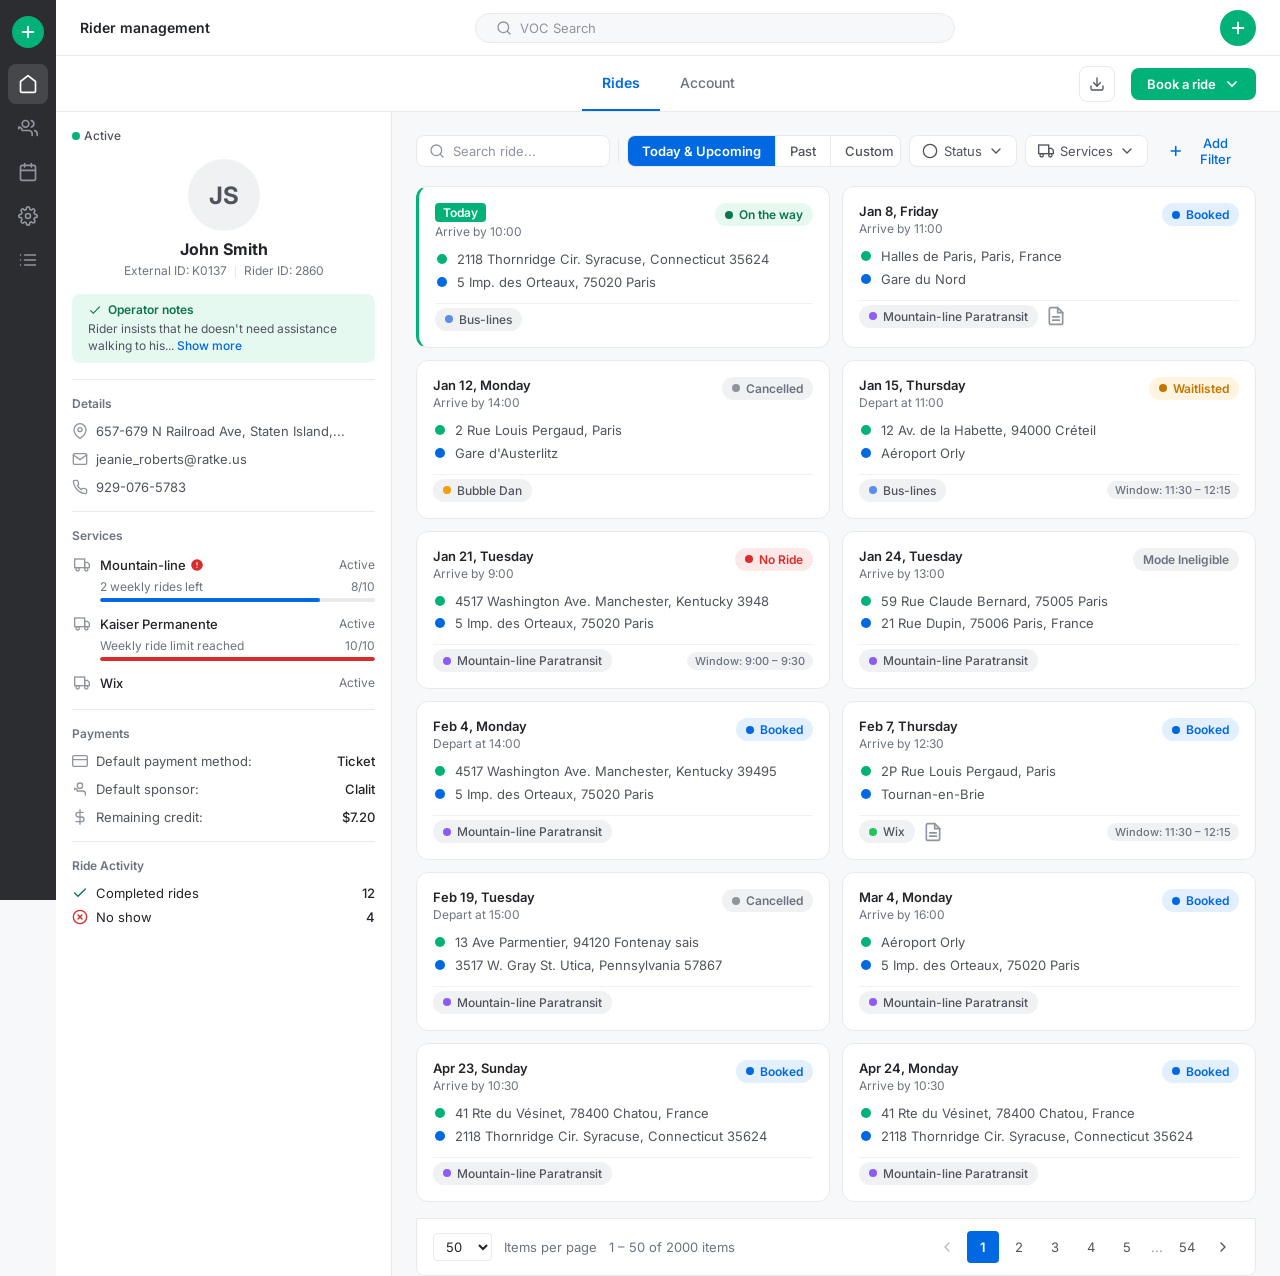
<file: prototypes/ride-plan/cards/index.html>
<!DOCTYPE html>
<html lang="en">
<head>
    <meta charset="UTF-8">
    <meta name="viewport" content="width=device-width, initial-scale=1.0">
    <title>Rider Management</title>
    <link rel="stylesheet" href="css/tokens.css">
    <link rel="stylesheet" href="css/base.css">
</head>
<body>

<!-- Left Navigation -->
<nav class="left-nav">
    <div class="nav-logo">
        <svg viewBox="0 0 24 24" fill="none" stroke="white" stroke-width="2.5" stroke-linecap="round"><path d="M12 5v14M5 12h14"/></svg>
    </div>
    <div class="nav-item active">
        <svg viewBox="0 0 24 24" fill="none" stroke="currentColor" stroke-width="2" stroke-linecap="round" stroke-linejoin="round"><path d="M3 9l9-7 9 7v11a2 2 0 01-2 2H5a2 2 0 01-2-2z"/></svg>
    </div>
    <div class="nav-item">
        <svg viewBox="0 0 24 24" fill="none" stroke="currentColor" stroke-width="2" stroke-linecap="round" stroke-linejoin="round"><path d="M17 21v-2a4 4 0 00-4-4H5a4 4 0 00-4-4v2"/><circle cx="9" cy="7" r="4"/><path d="M23 21v-2a4 4 0 00-3-3.87"/><path d="M16 3.13a4 4 0 010 7.75"/></svg>
    </div>
    <div class="nav-item">
        <svg viewBox="0 0 24 24" fill="none" stroke="currentColor" stroke-width="2" stroke-linecap="round" stroke-linejoin="round"><rect x="3" y="4" width="18" height="18" rx="2" ry="2"/><line x1="16" y1="2" x2="16" y2="6"/><line x1="8" y1="2" x2="8" y2="6"/><line x1="3" y1="10" x2="21" y2="10"/></svg>
    </div>
    <div class="nav-item">
        <svg viewBox="0 0 24 24" fill="none" stroke="currentColor" stroke-width="2" stroke-linecap="round" stroke-linejoin="round"><circle cx="12" cy="12" r="3"/><path d="M19.4 15a1.65 1.65 0 00.33 1.82l.06.06a2 2 0 010 2.83 2 2 0 01-2.83 0l-.06-.06a1.65 1.65 0 00-1.82-.33 1.65 1.65 0 00-1 1.51V21a2 2 0 01-4 0v-.09A1.65 1.65 0 009 19.4a1.65 1.65 0 00-1.82.33l-.06.06a2 2 0 01-2.83-2.83l.06-.06A1.65 1.65 0 004.68 15a1.65 1.65 0 00-1.51-1H3a2 2 0 010-4h.09A1.65 1.65 0 004.6 9a1.65 1.65 0 00-.33-1.82l-.06-.06a2 2 0 012.83-2.83l.06.06A1.65 1.65 0 009 4.68a1.65 1.65 0 001-1.51V3a2 2 0 014 0v.09a1.65 1.65 0 001 1.51 1.65 1.65 0 001.82-.33l.06-.06a2 2 0 012.83 2.83l-.06.06A1.65 1.65 0 0019.4 9a1.65 1.65 0 001.51 1H21a2 2 0 010 4h-.09a1.65 1.65 0 00-1.51 1z"/></svg>
    </div>
    <div class="nav-item">
        <svg viewBox="0 0 24 24" fill="none" stroke="currentColor" stroke-width="2" stroke-linecap="round" stroke-linejoin="round"><line x1="8" y1="6" x2="21" y2="6"/><line x1="8" y1="12" x2="21" y2="12"/><line x1="8" y1="18" x2="21" y2="18"/><line x1="3" y1="6" x2="3.01" y2="6"/><line x1="3" y1="12" x2="3.01" y2="12"/><line x1="3" y1="18" x2="3.01" y2="18"/></svg>
    </div>
</nav>

<div class="main-layout">

    <!-- Header -->
    <header class="header">
        <span class="header-title">Rider management</span>
        <div class="header-center">
            <div class="header-search">
                <svg viewBox="0 0 24 24" fill="none" stroke="currentColor" stroke-width="2" stroke-linecap="round"><circle cx="11" cy="11" r="8"/><line x1="21" y1="21" x2="16.65" y2="16.65"/></svg>
                <span>VOC Search</span>
            </div>
        </div>
        <div class="header-actions">
            <button class="btn-icon-green">
                <svg viewBox="0 0 24 24" fill="none" stroke="currentColor" stroke-width="2.5" stroke-linecap="round"><path d="M12 5v14M5 12h14"/></svg>
            </button>
        </div>
    </header>

    <!-- Sub-header with tabs -->
    <div class="subheader">
        <div class="tab-bar">
            <div class="tab-item active">Rides</div>
            <div class="tab-item">Account</div>
        </div>
        <div class="subheader-actions">
            <button class="btn-icon-outline">
                <svg width="16" height="16" viewBox="0 0 24 24" fill="none" stroke="currentColor" stroke-width="2" stroke-linecap="round"><path d="M21 15v4a2 2 0 01-2 2H5a2 2 0 01-2-2v-4"/><polyline points="7 10 12 15 17 10"/><line x1="12" y1="15" x2="12" y2="3"/></svg>
            </button>
            <button class="btn-primary">
                Book a ride
                <svg viewBox="0 0 24 24" fill="none" stroke="currentColor" stroke-width="2.5" stroke-linecap="round"><polyline points="6 9 12 15 18 9"/></svg>
            </button>
        </div>
    </div>

    <!-- Content -->
    <div class="content-area">

        <!-- Sidebar -->
        <aside class="sidebar">
            <div class="sidebar-status">
                <span class="status-dot"></span>
                Active
            </div>

            <div class="profile-section">
                <div class="avatar">JS</div>
                <div class="profile-name">John Smith</div>
                <div class="profile-ids">
                    <span>External ID: K0137</span>
                    <span>Rider ID: 2860</span>
                </div>
            </div>

            <div class="operator-notes">
                <div class="operator-notes-header">
                    <svg viewBox="0 0 24 24" fill="currentColor"><path d="M9 16.17L4.83 12l-1.42 1.41L9 19 21 7l-1.41-1.41L9 16.17z"/></svg>
                    Operator notes
                </div>
                <p>Rider insists that he doesn't need assistance walking to his... <a href="#">Show more</a></p>
            </div>

            <div class="sidebar-divider"></div>

            <!-- Details -->
            <div class="sidebar-section-title">Details</div>
            <div class="info-row">
                <svg viewBox="0 0 24 24" fill="none" stroke="currentColor" stroke-width="2" stroke-linecap="round"><path d="M21 10c0 7-9 13-9 13s-9-6-9-13a9 9 0 0118 0z"/><circle cx="12" cy="10" r="3"/></svg>
                <span>657-679 N Railroad Ave, Staten Island,...</span>
            </div>
            <div class="info-row">
                <svg viewBox="0 0 24 24" fill="none" stroke="currentColor" stroke-width="2" stroke-linecap="round"><path d="M4 4h16c1.1 0 2 .9 2 2v12c0 1.1-.9 2-2 2H4c-1.1 0-2-.9-2-2V6c0-1.1.9-2 2-2z"/><polyline points="22,6 12,13 2,6"/></svg>
                <span>jeanie_roberts@ratke.us</span>
            </div>
            <div class="info-row">
                <svg viewBox="0 0 24 24" fill="none" stroke="currentColor" stroke-width="2" stroke-linecap="round"><path d="M22 16.92v3a2 2 0 01-2.18 2 19.79 19.79 0 01-8.63-3.07 19.5 19.5 0 01-6-6 19.79 19.79 0 01-3.07-8.67A2 2 0 014.11 2h3a2 2 0 012 1.72c.127.96.361 1.903.7 2.81a2 2 0 01-.45 2.11L8.09 9.91a16 16 0 006 6l1.27-1.27a2 2 0 012.11-.45c.907.339 1.85.573 2.81.7A2 2 0 0122 16.92z"/></svg>
                <span>929-076-5783</span>
            </div>

            <div class="sidebar-divider"></div>

            <!-- Services -->
            <div class="sidebar-section-title">Services</div>

            <div class="service-item">
                <div class="service-header">
                    <div class="service-icon">
                        <svg viewBox="0 0 24 24" fill="none" stroke="currentColor" stroke-width="2" stroke-linecap="round"><rect x="1" y="3" width="15" height="13"/><polygon points="16 8 20 8 23 11 23 16 16 16 16 8"/><circle cx="5.5" cy="18.5" r="2.5"/><circle cx="18.5" cy="18.5" r="2.5"/></svg>
                    </div>
                    <span class="service-name">Mountain-line <svg class="alert-icon" width="14" height="14" viewBox="0 0 24 24" fill="currentColor"><circle cx="12" cy="12" r="10"/><line x1="12" y1="8" x2="12" y2="12" stroke="white" stroke-width="2" stroke-linecap="round"/><line x1="12" y1="16" x2="12.01" y2="16" stroke="white" stroke-width="2" stroke-linecap="round"/></svg></span>
                    <span class="service-status">Active</span>
                </div>
                <div class="progress-row">
                    <span class="progress-label">2 weekly rides left</span>
                    <span class="progress-count">8/10</span>
                </div>
                <div class="progress-bar">
                    <div class="progress-fill" style="width: 80%"></div>
                </div>
            </div>

            <div class="service-item">
                <div class="service-header">
                    <div class="service-icon">
                        <svg viewBox="0 0 24 24" fill="none" stroke="currentColor" stroke-width="2" stroke-linecap="round"><rect x="1" y="3" width="15" height="13"/><polygon points="16 8 20 8 23 11 23 16 16 16 16 8"/><circle cx="5.5" cy="18.5" r="2.5"/><circle cx="18.5" cy="18.5" r="2.5"/></svg>
                    </div>
                    <span class="service-name">Kaiser Permanente</span>
                    <span class="service-status">Active</span>
                </div>
                <div class="progress-row">
                    <span class="progress-label">Weekly ride limit reached</span>
                    <span class="progress-count">10/10</span>
                </div>
                <div class="progress-bar">
                    <div class="progress-fill full" style="width: 100%"></div>
                </div>
            </div>

            <div class="service-item">
                <div class="service-header">
                    <div class="service-icon">
                        <svg viewBox="0 0 24 24" fill="none" stroke="currentColor" stroke-width="2" stroke-linecap="round"><rect x="1" y="3" width="15" height="13"/><polygon points="16 8 20 8 23 11 23 16 16 16 16 8"/><circle cx="5.5" cy="18.5" r="2.5"/><circle cx="18.5" cy="18.5" r="2.5"/></svg>
                    </div>
                    <span class="service-name">Wix</span>
                    <span class="service-status">Active</span>
                </div>
            </div>

            <div class="sidebar-divider"></div>

            <!-- Payments -->
            <div class="sidebar-section-title">Payments</div>
            <div class="info-row">
                <svg viewBox="0 0 24 24" fill="none" stroke="currentColor" stroke-width="2" stroke-linecap="round"><rect x="1" y="4" width="22" height="16" rx="2" ry="2"/><line x1="1" y1="10" x2="23" y2="10"/></svg>
                Default payment method:
                <span class="value">Ticket</span>
            </div>
            <div class="info-row">
                <svg viewBox="0 0 24 24" fill="none" stroke="currentColor" stroke-width="2" stroke-linecap="round"><path d="M20 21v-2a4 4 0 00-4-4H8a4 4 0 00-4-4v2"/><circle cx="12" cy="7" r="4"/></svg>
                Default sponsor:
                <span class="value">Clalit</span>
            </div>
            <div class="info-row">
                <svg viewBox="0 0 24 24" fill="none" stroke="currentColor" stroke-width="2" stroke-linecap="round"><line x1="12" y1="1" x2="12" y2="23"/><path d="M17 5H9.5a3.5 3.5 0 000 7h5a3.5 3.5 0 010 7H6"/></svg>
                Remaining credit:
                <span class="value">$7.20</span>
            </div>

            <div class="sidebar-divider"></div>

            <!-- Ride activity -->
            <div class="sidebar-section-title">Ride activity</div>
            <div class="activity-row">
                <svg viewBox="0 0 24 24" fill="none" stroke="var(--positive)" stroke-width="2" stroke-linecap="round"><polyline points="20 6 9 17 4 12"/></svg>
                <span>Completed rides</span>
                <span class="count">12</span>
            </div>
            <div class="activity-row">
                <svg viewBox="0 0 24 24" fill="none" stroke="var(--negative)" stroke-width="2" stroke-linecap="round"><circle cx="12" cy="12" r="10"/><line x1="15" y1="9" x2="9" y2="15"/><line x1="9" y1="9" x2="15" y2="15"/></svg>
                <span>No show</span>
                <span class="count">4</span>
            </div>
        </aside>

        <!-- Table Area -->
        <div class="table-area">

            <!-- Filters -->
            <div class="filter-bar">
                <div class="search-input">
                    <svg viewBox="0 0 24 24" fill="none" stroke="currentColor" stroke-width="2" stroke-linecap="round"><circle cx="11" cy="11" r="8"/><line x1="21" y1="21" x2="16.65" y2="16.65"/></svg>
                    <input type="text" placeholder="Search ride...">
                </div>
                <div class="filter-divider"></div>
                <div class="toggle-group">
                    <button class="toggle-btn active">Today & Upcoming</button>
                    <button class="toggle-btn">Past</button>
                    <button class="toggle-btn">Custom</button>
                </div>
                <button class="chip-btn">
                    <svg viewBox="0 0 24 24" fill="none" stroke="currentColor" stroke-width="2" stroke-linecap="round"><circle cx="12" cy="12" r="10"/></svg>
                    Status
                    <svg viewBox="0 0 24 24" fill="none" stroke="currentColor" stroke-width="2" stroke-linecap="round"><polyline points="6 9 12 15 18 9"/></svg>
                </button>
                <button class="chip-btn">
                    <svg viewBox="0 0 24 24" fill="none" stroke="currentColor" stroke-width="2" stroke-linecap="round"><rect x="1" y="3" width="15" height="13"/><polygon points="16 8 20 8 23 11 23 16 16 16 16 8"/><circle cx="5.5" cy="18.5" r="2.5"/><circle cx="18.5" cy="18.5" r="2.5"/></svg>
                    Services
                    <svg viewBox="0 0 24 24" fill="none" stroke="currentColor" stroke-width="2" stroke-linecap="round"><polyline points="6 9 12 15 18 9"/></svg>
                </button>
                <button class="add-filter-btn">
                    <svg viewBox="0 0 24 24" fill="none" stroke="currentColor" stroke-width="2.5" stroke-linecap="round"><path d="M12 5v14M5 12h14"/></svg>
                    Add Filter
                </button>
            </div>

            <!-- Rides Cards -->
            <div class="rides-grid">

                <div class="ride-card ride-card--today">
                    <div class="ride-card__header">
                        <div class="ride-card__time">
                            <span class="badge-today">Today</span>
                            <span class="ride-card__sub">Arrive by 10:00</span>
                        </div>
                        <span class="status-badge on-the-way"><span class="status-icon"></span>On the way</span>
                    </div>
                    <div class="ride-card__route">
                        <div class="ride-card__stop">
                            <span class="ride-card__dot ride-card__dot--pickup"></span>
                            <span class="ride-card__addr">2118 Thornridge Cir. Syracuse, Connecticut 35624</span>
                        </div>
                        <div class="ride-card__stop">
                            <span class="ride-card__dot ride-card__dot--dropoff"></span>
                            <span class="ride-card__addr">5 Imp. des Orteaux, 75020 Paris</span>
                        </div>
                    </div>
                    <div class="ride-card__footer">
                        <span class="service-badge bus-lines"><span class="service-dot"></span>Bus-lines</span>
                    </div>
                </div>

                <div class="ride-card">
                    <div class="ride-card__header">
                        <div class="ride-card__time">
                            <span class="ride-card__date">Jan 8, Friday</span>
                            <span class="ride-card__sub">Arrive by 11:00</span>
                        </div>
                        <span class="status-badge booked"><span class="status-icon"></span>Booked</span>
                    </div>
                    <div class="ride-card__route">
                        <div class="ride-card__stop">
                            <span class="ride-card__dot ride-card__dot--pickup"></span>
                            <span class="ride-card__addr">Halles de Paris, Paris, France</span>
                        </div>
                        <div class="ride-card__stop">
                            <span class="ride-card__dot ride-card__dot--dropoff"></span>
                            <span class="ride-card__addr">Gare du Nord</span>
                        </div>
                    </div>
                    <div class="ride-card__footer">
                        <span class="service-badge mountain-line"><span class="service-dot"></span>Mountain-line Paratransit</span>
                        <svg class="notes-icon" viewBox="0 0 24 24" fill="none" stroke="currentColor" stroke-width="2" stroke-linecap="round"><path d="M14 2H6a2 2 0 00-2 2v16a2 2 0 002 2h12a2 2 0 002-2V8z"/><polyline points="14 2 14 8 20 8"/><line x1="16" y1="13" x2="8" y2="13"/><line x1="16" y1="17" x2="8" y2="17"/></svg>
                    </div>
                </div>

                <div class="ride-card">
                    <div class="ride-card__header">
                        <div class="ride-card__time">
                            <span class="ride-card__date">Jan 12, Monday</span>
                            <span class="ride-card__sub">Arrive by 14:00</span>
                        </div>
                        <span class="status-badge cancelled"><span class="status-icon"></span>Cancelled</span>
                    </div>
                    <div class="ride-card__route">
                        <div class="ride-card__stop">
                            <span class="ride-card__dot ride-card__dot--pickup"></span>
                            <span class="ride-card__addr">2 Rue Louis Pergaud, Paris</span>
                        </div>
                        <div class="ride-card__stop">
                            <span class="ride-card__dot ride-card__dot--dropoff"></span>
                            <span class="ride-card__addr">Gare d'Austerlitz</span>
                        </div>
                    </div>
                    <div class="ride-card__footer">
                        <span class="service-badge bubble-dan"><span class="service-dot"></span>Bubble Dan</span>
                    </div>
                </div>

                <div class="ride-card">
                    <div class="ride-card__header">
                        <div class="ride-card__time">
                            <span class="ride-card__date">Jan 15, Thursday</span>
                            <span class="ride-card__sub">Depart at 11:00</span>
                        </div>
                        <span class="status-badge waitlisted"><span class="status-icon"></span>Waitlisted</span>
                    </div>
                    <div class="ride-card__route">
                        <div class="ride-card__stop">
                            <span class="ride-card__dot ride-card__dot--pickup"></span>
                            <span class="ride-card__addr">12 Av. de la Habette, 94000 Créteil</span>
                        </div>
                        <div class="ride-card__stop">
                            <span class="ride-card__dot ride-card__dot--dropoff"></span>
                            <span class="ride-card__addr">Aéroport Orly</span>
                        </div>
                    </div>
                    <div class="ride-card__footer">
                        <span class="service-badge bus-lines"><span class="service-dot"></span>Bus-lines</span>
                        <span class="ride-card__window">Window: 11:30 – 12:15</span>
                    </div>
                </div>

                <div class="ride-card">
                    <div class="ride-card__header">
                        <div class="ride-card__time">
                            <span class="ride-card__date">Jan 21, Tuesday</span>
                            <span class="ride-card__sub">Arrive by 9:00</span>
                        </div>
                        <span class="status-badge no-ride"><span class="status-icon"></span>No Ride</span>
                    </div>
                    <div class="ride-card__route">
                        <div class="ride-card__stop">
                            <span class="ride-card__dot ride-card__dot--pickup"></span>
                            <span class="ride-card__addr">4517 Washington Ave. Manchester, Kentucky 3948</span>
                        </div>
                        <div class="ride-card__stop">
                            <span class="ride-card__dot ride-card__dot--dropoff"></span>
                            <span class="ride-card__addr">5 Imp. des Orteaux, 75020 Paris</span>
                        </div>
                    </div>
                    <div class="ride-card__footer">
                        <span class="service-badge mountain-line"><span class="service-dot"></span>Mountain-line Paratransit</span>
                        <span class="ride-card__window">Window: 9:00 – 9:30</span>
                    </div>
                </div>

                <div class="ride-card">
                    <div class="ride-card__header">
                        <div class="ride-card__time">
                            <span class="ride-card__date">Jan 24, Tuesday</span>
                            <span class="ride-card__sub">Arrive by 13:00</span>
                        </div>
                        <span class="status-badge mode-ineligible">Mode Ineligible</span>
                    </div>
                    <div class="ride-card__route">
                        <div class="ride-card__stop">
                            <span class="ride-card__dot ride-card__dot--pickup"></span>
                            <span class="ride-card__addr">59 Rue Claude Bernard, 75005 Paris</span>
                        </div>
                        <div class="ride-card__stop">
                            <span class="ride-card__dot ride-card__dot--dropoff"></span>
                            <span class="ride-card__addr">21 Rue Dupin, 75006 Paris, France</span>
                        </div>
                    </div>
                    <div class="ride-card__footer">
                        <span class="service-badge mountain-line"><span class="service-dot"></span>Mountain-line Paratransit</span>
                    </div>
                </div>

                <div class="ride-card">
                    <div class="ride-card__header">
                        <div class="ride-card__time">
                            <span class="ride-card__date">Feb 4, Monday</span>
                            <span class="ride-card__sub">Depart at 14:00</span>
                        </div>
                        <span class="status-badge booked"><span class="status-icon"></span>Booked</span>
                    </div>
                    <div class="ride-card__route">
                        <div class="ride-card__stop">
                            <span class="ride-card__dot ride-card__dot--pickup"></span>
                            <span class="ride-card__addr">4517 Washington Ave. Manchester, Kentucky 39495</span>
                        </div>
                        <div class="ride-card__stop">
                            <span class="ride-card__dot ride-card__dot--dropoff"></span>
                            <span class="ride-card__addr">5 Imp. des Orteaux, 75020 Paris</span>
                        </div>
                    </div>
                    <div class="ride-card__footer">
                        <span class="service-badge mountain-line"><span class="service-dot"></span>Mountain-line Paratransit</span>
                    </div>
                </div>

                <div class="ride-card">
                    <div class="ride-card__header">
                        <div class="ride-card__time">
                            <span class="ride-card__date">Feb 7, Thursday</span>
                            <span class="ride-card__sub">Arrive by 12:30</span>
                        </div>
                        <span class="status-badge booked"><span class="status-icon"></span>Booked</span>
                    </div>
                    <div class="ride-card__route">
                        <div class="ride-card__stop">
                            <span class="ride-card__dot ride-card__dot--pickup"></span>
                            <span class="ride-card__addr">2P Rue Louis Pergaud, Paris</span>
                        </div>
                        <div class="ride-card__stop">
                            <span class="ride-card__dot ride-card__dot--dropoff"></span>
                            <span class="ride-card__addr">Tournan-en-Brie</span>
                        </div>
                    </div>
                    <div class="ride-card__footer">
                        <span class="service-badge wix"><span class="service-dot"></span>Wix</span>
                        <svg class="notes-icon" viewBox="0 0 24 24" fill="none" stroke="currentColor" stroke-width="2" stroke-linecap="round"><path d="M14 2H6a2 2 0 00-2 2v16a2 2 0 002 2h12a2 2 0 002-2V8z"/><polyline points="14 2 14 8 20 8"/><line x1="16" y1="13" x2="8" y2="13"/><line x1="16" y1="17" x2="8" y2="17"/></svg>
                        <span class="ride-card__window">Window: 11:30 – 12:15</span>
                    </div>
                </div>

                <div class="ride-card">
                    <div class="ride-card__header">
                        <div class="ride-card__time">
                            <span class="ride-card__date">Feb 19, Tuesday</span>
                            <span class="ride-card__sub">Depart at 15:00</span>
                        </div>
                        <span class="status-badge cancelled"><span class="status-icon"></span>Cancelled</span>
                    </div>
                    <div class="ride-card__route">
                        <div class="ride-card__stop">
                            <span class="ride-card__dot ride-card__dot--pickup"></span>
                            <span class="ride-card__addr">13 Ave Parmentier, 94120 Fontenay sais</span>
                        </div>
                        <div class="ride-card__stop">
                            <span class="ride-card__dot ride-card__dot--dropoff"></span>
                            <span class="ride-card__addr">3517 W. Gray St. Utica, Pennsylvania 57867</span>
                        </div>
                    </div>
                    <div class="ride-card__footer">
                        <span class="service-badge mountain-line"><span class="service-dot"></span>Mountain-line Paratransit</span>
                    </div>
                </div>

                <div class="ride-card">
                    <div class="ride-card__header">
                        <div class="ride-card__time">
                            <span class="ride-card__date">Mar 4, Monday</span>
                            <span class="ride-card__sub">Arrive by 16:00</span>
                        </div>
                        <span class="status-badge booked"><span class="status-icon"></span>Booked</span>
                    </div>
                    <div class="ride-card__route">
                        <div class="ride-card__stop">
                            <span class="ride-card__dot ride-card__dot--pickup"></span>
                            <span class="ride-card__addr">Aéroport Orly</span>
                        </div>
                        <div class="ride-card__stop">
                            <span class="ride-card__dot ride-card__dot--dropoff"></span>
                            <span class="ride-card__addr">5 Imp. des Orteaux, 75020 Paris</span>
                        </div>
                    </div>
                    <div class="ride-card__footer">
                        <span class="service-badge mountain-line"><span class="service-dot"></span>Mountain-line Paratransit</span>
                    </div>
                </div>

                <div class="ride-card">
                    <div class="ride-card__header">
                        <div class="ride-card__time">
                            <span class="ride-card__date">Apr 23, Sunday</span>
                            <span class="ride-card__sub">Arrive by 10:30</span>
                        </div>
                        <span class="status-badge booked"><span class="status-icon"></span>Booked</span>
                    </div>
                    <div class="ride-card__route">
                        <div class="ride-card__stop">
                            <span class="ride-card__dot ride-card__dot--pickup"></span>
                            <span class="ride-card__addr">41 Rte du Vésinet, 78400 Chatou, France</span>
                        </div>
                        <div class="ride-card__stop">
                            <span class="ride-card__dot ride-card__dot--dropoff"></span>
                            <span class="ride-card__addr">2118 Thornridge Cir. Syracuse, Connecticut 35624</span>
                        </div>
                    </div>
                    <div class="ride-card__footer">
                        <span class="service-badge mountain-line"><span class="service-dot"></span>Mountain-line Paratransit</span>
                    </div>
                </div>

                <div class="ride-card">
                    <div class="ride-card__header">
                        <div class="ride-card__time">
                            <span class="ride-card__date">Apr 24, Monday</span>
                            <span class="ride-card__sub">Arrive by 10:30</span>
                        </div>
                        <span class="status-badge booked"><span class="status-icon"></span>Booked</span>
                    </div>
                    <div class="ride-card__route">
                        <div class="ride-card__stop">
                            <span class="ride-card__dot ride-card__dot--pickup"></span>
                            <span class="ride-card__addr">41 Rte du Vésinet, 78400 Chatou, France</span>
                        </div>
                        <div class="ride-card__stop">
                            <span class="ride-card__dot ride-card__dot--dropoff"></span>
                            <span class="ride-card__addr">2118 Thornridge Cir. Syracuse, Connecticut 35624</span>
                        </div>
                    </div>
                    <div class="ride-card__footer">
                        <span class="service-badge mountain-line"><span class="service-dot"></span>Mountain-line Paratransit</span>
                    </div>
                </div>

            </div>

            <!-- Pagination -->
            <div class="pagination">
                <div class="pagination-left">
                    <div class="page-size-select">
                        <select>
                            <option>50</option>
                            <option>25</option>
                            <option>100</option>
                        </select>
                    </div>
                    <span class="page-info">Items per page</span>
                    <span class="page-info">1 – 50 of 2000 items</span>
                </div>
                <div class="pagination-right">
                    <button class="page-btn" disabled>
                        <svg viewBox="0 0 24 24" fill="none" stroke="currentColor" stroke-width="2" stroke-linecap="round"><polyline points="15 18 9 12 15 6"/></svg>
                    </button>
                    <button class="page-btn active">1</button>
                    <button class="page-btn">2</button>
                    <button class="page-btn">3</button>
                    <button class="page-btn">4</button>
                    <button class="page-btn">5</button>
                    <span class="page-dots">...</span>
                    <button class="page-btn">54</button>
                    <button class="page-btn">
                        <svg viewBox="0 0 24 24" fill="none" stroke="currentColor" stroke-width="2" stroke-linecap="round"><polyline points="9 18 15 12 9 6"/></svg>
                    </button>
                </div>
            </div>
        </div>
    </div>
</div>

</body>
</html>
</file>
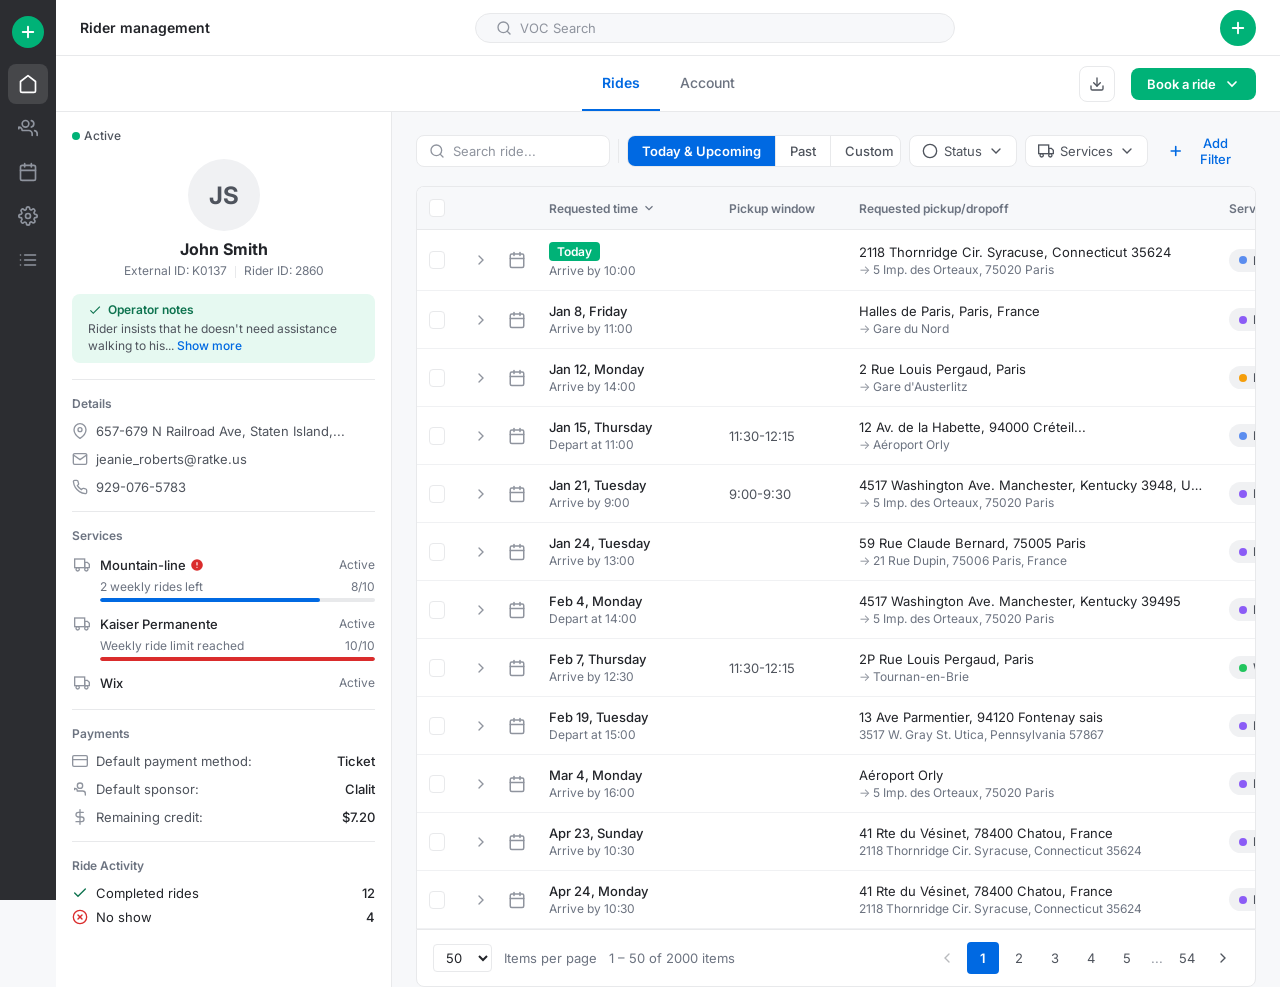
<file: prototypes/ride-plan/default/index.html>
<!DOCTYPE html>
<html lang="en">
<head>
    <meta charset="UTF-8">
    <meta name="viewport" content="width=device-width, initial-scale=1.0">
    <title>Rider Management</title>
    <link rel="stylesheet" href="css/tokens.css">
    <link rel="stylesheet" href="css/base.css">
</head>
<body>

<!-- Left Navigation -->
<nav class="left-nav">
    <div class="nav-logo">
        <svg viewBox="0 0 24 24" fill="none" stroke="white" stroke-width="2.5" stroke-linecap="round"><path d="M12 5v14M5 12h14"/></svg>
    </div>
    <div class="nav-item active">
        <svg viewBox="0 0 24 24" fill="none" stroke="currentColor" stroke-width="2" stroke-linecap="round" stroke-linejoin="round"><path d="M3 9l9-7 9 7v11a2 2 0 01-2 2H5a2 2 0 01-2-2z"/></svg>
    </div>
    <div class="nav-item">
        <svg viewBox="0 0 24 24" fill="none" stroke="currentColor" stroke-width="2" stroke-linecap="round" stroke-linejoin="round"><path d="M17 21v-2a4 4 0 00-4-4H5a4 4 0 00-4-4v2"/><circle cx="9" cy="7" r="4"/><path d="M23 21v-2a4 4 0 00-3-3.87"/><path d="M16 3.13a4 4 0 010 7.75"/></svg>
    </div>
    <div class="nav-item">
        <svg viewBox="0 0 24 24" fill="none" stroke="currentColor" stroke-width="2" stroke-linecap="round" stroke-linejoin="round"><rect x="3" y="4" width="18" height="18" rx="2" ry="2"/><line x1="16" y1="2" x2="16" y2="6"/><line x1="8" y1="2" x2="8" y2="6"/><line x1="3" y1="10" x2="21" y2="10"/></svg>
    </div>
    <div class="nav-item">
        <svg viewBox="0 0 24 24" fill="none" stroke="currentColor" stroke-width="2" stroke-linecap="round" stroke-linejoin="round"><circle cx="12" cy="12" r="3"/><path d="M19.4 15a1.65 1.65 0 00.33 1.82l.06.06a2 2 0 010 2.83 2 2 0 01-2.83 0l-.06-.06a1.65 1.65 0 00-1.82-.33 1.65 1.65 0 00-1 1.51V21a2 2 0 01-4 0v-.09A1.65 1.65 0 009 19.4a1.65 1.65 0 00-1.82.33l-.06.06a2 2 0 01-2.83-2.83l.06-.06A1.65 1.65 0 004.68 15a1.65 1.65 0 00-1.51-1H3a2 2 0 010-4h.09A1.65 1.65 0 004.6 9a1.65 1.65 0 00-.33-1.82l-.06-.06a2 2 0 012.83-2.83l.06.06A1.65 1.65 0 009 4.68a1.65 1.65 0 001-1.51V3a2 2 0 014 0v.09a1.65 1.65 0 001 1.51 1.65 1.65 0 001.82-.33l.06-.06a2 2 0 012.83 2.83l-.06.06A1.65 1.65 0 0019.4 9a1.65 1.65 0 001.51 1H21a2 2 0 010 4h-.09a1.65 1.65 0 00-1.51 1z"/></svg>
    </div>
    <div class="nav-item">
        <svg viewBox="0 0 24 24" fill="none" stroke="currentColor" stroke-width="2" stroke-linecap="round" stroke-linejoin="round"><line x1="8" y1="6" x2="21" y2="6"/><line x1="8" y1="12" x2="21" y2="12"/><line x1="8" y1="18" x2="21" y2="18"/><line x1="3" y1="6" x2="3.01" y2="6"/><line x1="3" y1="12" x2="3.01" y2="12"/><line x1="3" y1="18" x2="3.01" y2="18"/></svg>
    </div>
</nav>

<div class="main-layout">

    <!-- Header -->
    <header class="header">
        <span class="header-title">Rider management</span>
        <div class="header-center">
            <div class="header-search">
                <svg viewBox="0 0 24 24" fill="none" stroke="currentColor" stroke-width="2" stroke-linecap="round"><circle cx="11" cy="11" r="8"/><line x1="21" y1="21" x2="16.65" y2="16.65"/></svg>
                <span>VOC Search</span>
            </div>
        </div>
        <div class="header-actions">
            <button class="btn-icon-green">
                <svg viewBox="0 0 24 24" fill="none" stroke="currentColor" stroke-width="2.5" stroke-linecap="round"><path d="M12 5v14M5 12h14"/></svg>
            </button>
        </div>
    </header>

    <!-- Sub-header with tabs -->
    <div class="subheader">
        <div class="tab-bar">
            <div class="tab-item active">Rides</div>
            <div class="tab-item">Account</div>
        </div>
        <div class="subheader-actions">
            <button class="btn-icon-outline">
                <svg width="16" height="16" viewBox="0 0 24 24" fill="none" stroke="currentColor" stroke-width="2" stroke-linecap="round"><path d="M21 15v4a2 2 0 01-2 2H5a2 2 0 01-2-2v-4"/><polyline points="7 10 12 15 17 10"/><line x1="12" y1="15" x2="12" y2="3"/></svg>
            </button>
            <button class="btn-primary">
                Book a ride
                <svg viewBox="0 0 24 24" fill="none" stroke="currentColor" stroke-width="2.5" stroke-linecap="round"><polyline points="6 9 12 15 18 9"/></svg>
            </button>
        </div>
    </div>

    <!-- Content -->
    <div class="content-area">

        <!-- Sidebar -->
        <aside class="sidebar">
            <div class="sidebar-status">
                <span class="status-dot"></span>
                Active
            </div>

            <div class="profile-section">
                <div class="avatar">JS</div>
                <div class="profile-name">John Smith</div>
                <div class="profile-ids">
                    <span>External ID: K0137</span>
                    <span>Rider ID: 2860</span>
                </div>
            </div>

            <div class="operator-notes">
                <div class="operator-notes-header">
                    <svg viewBox="0 0 24 24" fill="currentColor"><path d="M9 16.17L4.83 12l-1.42 1.41L9 19 21 7l-1.41-1.41L9 16.17z"/></svg>
                    Operator notes
                </div>
                <p>Rider insists that he doesn't need assistance walking to his... <a href="#">Show more</a></p>
            </div>

            <div class="sidebar-divider"></div>

            <!-- Details -->
            <div class="sidebar-section-title">Details</div>
            <div class="info-row">
                <svg viewBox="0 0 24 24" fill="none" stroke="currentColor" stroke-width="2" stroke-linecap="round"><path d="M21 10c0 7-9 13-9 13s-9-6-9-13a9 9 0 0118 0z"/><circle cx="12" cy="10" r="3"/></svg>
                <span>657-679 N Railroad Ave, Staten Island,...</span>
            </div>
            <div class="info-row">
                <svg viewBox="0 0 24 24" fill="none" stroke="currentColor" stroke-width="2" stroke-linecap="round"><path d="M4 4h16c1.1 0 2 .9 2 2v12c0 1.1-.9 2-2 2H4c-1.1 0-2-.9-2-2V6c0-1.1.9-2 2-2z"/><polyline points="22,6 12,13 2,6"/></svg>
                <span>jeanie_roberts@ratke.us</span>
            </div>
            <div class="info-row">
                <svg viewBox="0 0 24 24" fill="none" stroke="currentColor" stroke-width="2" stroke-linecap="round"><path d="M22 16.92v3a2 2 0 01-2.18 2 19.79 19.79 0 01-8.63-3.07 19.5 19.5 0 01-6-6 19.79 19.79 0 01-3.07-8.67A2 2 0 014.11 2h3a2 2 0 012 1.72c.127.96.361 1.903.7 2.81a2 2 0 01-.45 2.11L8.09 9.91a16 16 0 006 6l1.27-1.27a2 2 0 012.11-.45c.907.339 1.85.573 2.81.7A2 2 0 0122 16.92z"/></svg>
                <span>929-076-5783</span>
            </div>

            <div class="sidebar-divider"></div>

            <!-- Services -->
            <div class="sidebar-section-title">Services</div>

            <div class="service-item">
                <div class="service-header">
                    <div class="service-icon">
                        <svg viewBox="0 0 24 24" fill="none" stroke="currentColor" stroke-width="2" stroke-linecap="round"><rect x="1" y="3" width="15" height="13"/><polygon points="16 8 20 8 23 11 23 16 16 16 16 8"/><circle cx="5.5" cy="18.5" r="2.5"/><circle cx="18.5" cy="18.5" r="2.5"/></svg>
                    </div>
                    <span class="service-name">Mountain-line <svg class="alert-icon" width="14" height="14" viewBox="0 0 24 24" fill="currentColor"><circle cx="12" cy="12" r="10"/><line x1="12" y1="8" x2="12" y2="12" stroke="white" stroke-width="2" stroke-linecap="round"/><line x1="12" y1="16" x2="12.01" y2="16" stroke="white" stroke-width="2" stroke-linecap="round"/></svg></span>
                    <span class="service-status">Active</span>
                </div>
                <div class="progress-row">
                    <span class="progress-label">2 weekly rides left</span>
                    <span class="progress-count">8/10</span>
                </div>
                <div class="progress-bar">
                    <div class="progress-fill" style="width: 80%"></div>
                </div>
            </div>

            <div class="service-item">
                <div class="service-header">
                    <div class="service-icon">
                        <svg viewBox="0 0 24 24" fill="none" stroke="currentColor" stroke-width="2" stroke-linecap="round"><rect x="1" y="3" width="15" height="13"/><polygon points="16 8 20 8 23 11 23 16 16 16 16 8"/><circle cx="5.5" cy="18.5" r="2.5"/><circle cx="18.5" cy="18.5" r="2.5"/></svg>
                    </div>
                    <span class="service-name">Kaiser Permanente</span>
                    <span class="service-status">Active</span>
                </div>
                <div class="progress-row">
                    <span class="progress-label">Weekly ride limit reached</span>
                    <span class="progress-count">10/10</span>
                </div>
                <div class="progress-bar">
                    <div class="progress-fill full" style="width: 100%"></div>
                </div>
            </div>

            <div class="service-item">
                <div class="service-header">
                    <div class="service-icon">
                        <svg viewBox="0 0 24 24" fill="none" stroke="currentColor" stroke-width="2" stroke-linecap="round"><rect x="1" y="3" width="15" height="13"/><polygon points="16 8 20 8 23 11 23 16 16 16 16 8"/><circle cx="5.5" cy="18.5" r="2.5"/><circle cx="18.5" cy="18.5" r="2.5"/></svg>
                    </div>
                    <span class="service-name">Wix</span>
                    <span class="service-status">Active</span>
                </div>
            </div>

            <div class="sidebar-divider"></div>

            <!-- Payments -->
            <div class="sidebar-section-title">Payments</div>
            <div class="info-row">
                <svg viewBox="0 0 24 24" fill="none" stroke="currentColor" stroke-width="2" stroke-linecap="round"><rect x="1" y="4" width="22" height="16" rx="2" ry="2"/><line x1="1" y1="10" x2="23" y2="10"/></svg>
                Default payment method:
                <span class="value">Ticket</span>
            </div>
            <div class="info-row">
                <svg viewBox="0 0 24 24" fill="none" stroke="currentColor" stroke-width="2" stroke-linecap="round"><path d="M20 21v-2a4 4 0 00-4-4H8a4 4 0 00-4-4v2"/><circle cx="12" cy="7" r="4"/></svg>
                Default sponsor:
                <span class="value">Clalit</span>
            </div>
            <div class="info-row">
                <svg viewBox="0 0 24 24" fill="none" stroke="currentColor" stroke-width="2" stroke-linecap="round"><line x1="12" y1="1" x2="12" y2="23"/><path d="M17 5H9.5a3.5 3.5 0 000 7h5a3.5 3.5 0 010 7H6"/></svg>
                Remaining credit:
                <span class="value">$7.20</span>
            </div>

            <div class="sidebar-divider"></div>

            <!-- Ride activity -->
            <div class="sidebar-section-title">Ride activity</div>
            <div class="activity-row">
                <svg viewBox="0 0 24 24" fill="none" stroke="var(--positive)" stroke-width="2" stroke-linecap="round"><polyline points="20 6 9 17 4 12"/></svg>
                <span>Completed rides</span>
                <span class="count">12</span>
            </div>
            <div class="activity-row">
                <svg viewBox="0 0 24 24" fill="none" stroke="var(--negative)" stroke-width="2" stroke-linecap="round"><circle cx="12" cy="12" r="10"/><line x1="15" y1="9" x2="9" y2="15"/><line x1="9" y1="9" x2="15" y2="15"/></svg>
                <span>No show</span>
                <span class="count">4</span>
            </div>
        </aside>

        <!-- Table Area -->
        <div class="table-area">

            <!-- Filters -->
            <div class="filter-bar">
                <div class="search-input">
                    <svg viewBox="0 0 24 24" fill="none" stroke="currentColor" stroke-width="2" stroke-linecap="round"><circle cx="11" cy="11" r="8"/><line x1="21" y1="21" x2="16.65" y2="16.65"/></svg>
                    <input type="text" placeholder="Search ride...">
                </div>
                <div class="filter-divider"></div>
                <div class="toggle-group">
                    <button class="toggle-btn active">Today & Upcoming</button>
                    <button class="toggle-btn">Past</button>
                    <button class="toggle-btn">Custom</button>
                </div>
                <button class="chip-btn">
                    <svg viewBox="0 0 24 24" fill="none" stroke="currentColor" stroke-width="2" stroke-linecap="round"><circle cx="12" cy="12" r="10"/></svg>
                    Status
                    <svg viewBox="0 0 24 24" fill="none" stroke="currentColor" stroke-width="2" stroke-linecap="round"><polyline points="6 9 12 15 18 9"/></svg>
                </button>
                <button class="chip-btn">
                    <svg viewBox="0 0 24 24" fill="none" stroke="currentColor" stroke-width="2" stroke-linecap="round"><rect x="1" y="3" width="15" height="13"/><polygon points="16 8 20 8 23 11 23 16 16 16 16 8"/><circle cx="5.5" cy="18.5" r="2.5"/><circle cx="18.5" cy="18.5" r="2.5"/></svg>
                    Services
                    <svg viewBox="0 0 24 24" fill="none" stroke="currentColor" stroke-width="2" stroke-linecap="round"><polyline points="6 9 12 15 18 9"/></svg>
                </button>
                <button class="add-filter-btn">
                    <svg viewBox="0 0 24 24" fill="none" stroke="currentColor" stroke-width="2.5" stroke-linecap="round"><path d="M12 5v14M5 12h14"/></svg>
                    Add Filter
                </button>
            </div>

            <!-- Rides Table -->
            <div class="table-container">
                <table>
                    <colgroup>
                        <col class="col-check">
                        <col class="col-expand">
                        <col class="col-type">
                        <col class="col-time">
                        <col class="col-window">
                        <col class="col-address">
                        <col class="col-service">
                        <col class="col-notes">
                        <col class="col-status">
                    </colgroup>
                    <thead>
                        <tr>
                            <th><div class="cell-checkbox"><div class="checkbox"></div></div></th>
                            <th></th>
                            <th></th>
                            <th class="sortable"><div class="th-content">Requested time <svg viewBox="0 0 24 24" fill="none" stroke="currentColor" stroke-width="2"><polyline points="6 9 12 15 18 9"/></svg></div></th>
                            <th>Pickup window</th>
                            <th>Requested pickup/dropoff</th>
                            <th>Service</th>
                            <th>Notes</th>
                            <th>Status</th>
                        </tr>
                    </thead>
                    <tbody>
                        <!-- Row 1 - Today -->
                        <tr>
                            <td><div class="cell-checkbox"><div class="checkbox"></div></div></td>
                            <td><button class="expand-btn"><svg viewBox="0 0 24 24" fill="none" stroke="currentColor" stroke-width="2" stroke-linecap="round"><polyline points="9 18 15 12 9 6"/></svg></button></td>
                            <td><div class="cell-type"><div class="type-icon"><svg viewBox="0 0 24 24" fill="none" stroke="currentColor" stroke-width="2" stroke-linecap="round"><rect x="3" y="4" width="18" height="18" rx="2" ry="2"/><line x1="16" y1="2" x2="16" y2="6"/><line x1="8" y1="2" x2="8" y2="6"/><line x1="3" y1="10" x2="21" y2="10"/></svg></div></div></td>
                            <td class="cell-time"><span class="badge-today">Today</span><span class="sub">Arrive by 10:00</span></td>
                            <td class="cell-window"></td>
                            <td class="cell-address"><span class="pickup">2118 Thornridge Cir. Syracuse, Connecticut 35624</span><span class="dropoff"><span class="arrow">&rarr;</span> 5 Imp. des Orteaux, 75020 Paris</span></td>
                            <td><span class="service-badge bus-lines"><span class="service-dot"></span>Bus-lines</span></td>
                            <td></td>
                            <td><span class="status-badge on-the-way"><span class="status-icon"></span>On the way</span></td>
                        </tr>
                        <!-- Row 2 -->
                        <tr>
                            <td><div class="cell-checkbox"><div class="checkbox"></div></div></td>
                            <td><button class="expand-btn"><svg viewBox="0 0 24 24" fill="none" stroke="currentColor" stroke-width="2" stroke-linecap="round"><polyline points="9 18 15 12 9 6"/></svg></button></td>
                            <td><div class="cell-type"><div class="type-icon"><svg viewBox="0 0 24 24" fill="none" stroke="currentColor" stroke-width="2" stroke-linecap="round"><rect x="3" y="4" width="18" height="18" rx="2" ry="2"/><line x1="16" y1="2" x2="16" y2="6"/><line x1="8" y1="2" x2="8" y2="6"/><line x1="3" y1="10" x2="21" y2="10"/></svg></div></div></td>
                            <td class="cell-time"><span class="date">Jan 8, Friday</span><span class="sub">Arrive by 11:00</span></td>
                            <td class="cell-window"></td>
                            <td class="cell-address"><span class="pickup">Halles de Paris, Paris, France</span><span class="dropoff"><span class="arrow">&rarr;</span> Gare du Nord</span></td>
                            <td><span class="service-badge mountain-line"><span class="service-dot"></span>Mountain-line Paratransit</span></td>
                            <td><svg class="notes-icon" viewBox="0 0 24 24" fill="none" stroke="currentColor" stroke-width="2" stroke-linecap="round"><path d="M14 2H6a2 2 0 00-2 2v16a2 2 0 002 2h12a2 2 0 002-2V8z"/><polyline points="14 2 14 8 20 8"/><line x1="16" y1="13" x2="8" y2="13"/><line x1="16" y1="17" x2="8" y2="17"/></svg></td>
                            <td><span class="status-badge booked"><span class="status-icon"></span>Booked</span></td>
                        </tr>
                        <!-- Row 3 -->
                        <tr>
                            <td><div class="cell-checkbox"><div class="checkbox"></div></div></td>
                            <td><button class="expand-btn"><svg viewBox="0 0 24 24" fill="none" stroke="currentColor" stroke-width="2" stroke-linecap="round"><polyline points="9 18 15 12 9 6"/></svg></button></td>
                            <td><div class="cell-type"><div class="type-icon"><svg viewBox="0 0 24 24" fill="none" stroke="currentColor" stroke-width="2" stroke-linecap="round"><rect x="3" y="4" width="18" height="18" rx="2" ry="2"/><line x1="16" y1="2" x2="16" y2="6"/><line x1="8" y1="2" x2="8" y2="6"/><line x1="3" y1="10" x2="21" y2="10"/></svg></div></div></td>
                            <td class="cell-time"><span class="date">Jan 12, Monday</span><span class="sub">Arrive by 14:00</span></td>
                            <td class="cell-window"></td>
                            <td class="cell-address"><span class="pickup">2 Rue Louis Pergaud, Paris</span><span class="dropoff"><span class="arrow">&rarr;</span> Gare d'Austerlitz</span></td>
                            <td><span class="service-badge bubble-dan"><span class="service-dot"></span>Bubble Dan</span></td>
                            <td></td>
                            <td><span class="status-badge cancelled"><span class="status-icon"></span>Cancelled</span></td>
                        </tr>
                        <!-- Row 4 -->
                        <tr>
                            <td><div class="cell-checkbox"><div class="checkbox"></div></div></td>
                            <td><button class="expand-btn"><svg viewBox="0 0 24 24" fill="none" stroke="currentColor" stroke-width="2" stroke-linecap="round"><polyline points="9 18 15 12 9 6"/></svg></button></td>
                            <td><div class="cell-type"><div class="type-icon"><svg viewBox="0 0 24 24" fill="none" stroke="currentColor" stroke-width="2" stroke-linecap="round"><rect x="3" y="4" width="18" height="18" rx="2" ry="2"/><line x1="16" y1="2" x2="16" y2="6"/><line x1="8" y1="2" x2="8" y2="6"/><line x1="3" y1="10" x2="21" y2="10"/></svg></div></div></td>
                            <td class="cell-time"><span class="date">Jan 15, Thursday</span><span class="sub">Depart at 11:00</span></td>
                            <td class="cell-window">11:30-12:15</td>
                            <td class="cell-address"><span class="pickup">12 Av. de la Habette, 94000 Créteil...</span><span class="dropoff"><span class="arrow">&rarr;</span> Aéroport Orly</span></td>
                            <td><span class="service-badge bus-lines"><span class="service-dot"></span>Bus-lines</span></td>
                            <td></td>
                            <td><span class="status-badge waitlisted"><span class="status-icon"></span>Waitlisted</span></td>
                        </tr>
                        <!-- Row 5 -->
                        <tr>
                            <td><div class="cell-checkbox"><div class="checkbox"></div></div></td>
                            <td><button class="expand-btn"><svg viewBox="0 0 24 24" fill="none" stroke="currentColor" stroke-width="2" stroke-linecap="round"><polyline points="9 18 15 12 9 6"/></svg></button></td>
                            <td><div class="cell-type"><div class="type-icon"><svg viewBox="0 0 24 24" fill="none" stroke="currentColor" stroke-width="2" stroke-linecap="round"><rect x="3" y="4" width="18" height="18" rx="2" ry="2"/><line x1="16" y1="2" x2="16" y2="6"/><line x1="8" y1="2" x2="8" y2="6"/><line x1="3" y1="10" x2="21" y2="10"/></svg></div></div></td>
                            <td class="cell-time"><span class="date">Jan 21, Tuesday</span><span class="sub">Arrive by 9:00</span></td>
                            <td class="cell-window">9:00-9:30</td>
                            <td class="cell-address"><span class="pickup">4517 Washington Ave. Manchester, Kentucky 3948, United St...</span><span class="dropoff"><span class="arrow">&rarr;</span> 5 Imp. des Orteaux, 75020 Paris</span></td>
                            <td><span class="service-badge mountain-line"><span class="service-dot"></span>Mountain-line Paratransit</span></td>
                            <td></td>
                            <td><span class="status-badge no-ride"><span class="status-icon"></span>No Ride</span></td>
                        </tr>
                        <!-- Row 6 -->
                        <tr>
                            <td><div class="cell-checkbox"><div class="checkbox"></div></div></td>
                            <td><button class="expand-btn"><svg viewBox="0 0 24 24" fill="none" stroke="currentColor" stroke-width="2" stroke-linecap="round"><polyline points="9 18 15 12 9 6"/></svg></button></td>
                            <td><div class="cell-type"><div class="type-icon"><svg viewBox="0 0 24 24" fill="none" stroke="currentColor" stroke-width="2" stroke-linecap="round"><rect x="3" y="4" width="18" height="18" rx="2" ry="2"/><line x1="16" y1="2" x2="16" y2="6"/><line x1="8" y1="2" x2="8" y2="6"/><line x1="3" y1="10" x2="21" y2="10"/></svg></div></div></td>
                            <td class="cell-time"><span class="date">Jan 24, Tuesday</span><span class="sub">Arrive by 13:00</span></td>
                            <td class="cell-window"></td>
                            <td class="cell-address"><span class="pickup">59 Rue Claude Bernard, 75005 Paris</span><span class="dropoff"><span class="arrow">&rarr;</span> 21 Rue Dupin, 75006 Paris, France</span></td>
                            <td><span class="service-badge mountain-line"><span class="service-dot"></span>Mountain-line Paratransit</span></td>
                            <td></td>
                            <td><span class="status-badge mode-ineligible">Mode Ineligible</span></td>
                        </tr>
                        <!-- Row 7 -->
                        <tr>
                            <td><div class="cell-checkbox"><div class="checkbox"></div></div></td>
                            <td><button class="expand-btn"><svg viewBox="0 0 24 24" fill="none" stroke="currentColor" stroke-width="2" stroke-linecap="round"><polyline points="9 18 15 12 9 6"/></svg></button></td>
                            <td><div class="cell-type"><div class="type-icon"><svg viewBox="0 0 24 24" fill="none" stroke="currentColor" stroke-width="2" stroke-linecap="round"><rect x="3" y="4" width="18" height="18" rx="2" ry="2"/><line x1="16" y1="2" x2="16" y2="6"/><line x1="8" y1="2" x2="8" y2="6"/><line x1="3" y1="10" x2="21" y2="10"/></svg></div></div></td>
                            <td class="cell-time"><span class="date">Feb 4, Monday</span><span class="sub">Depart at 14:00</span></td>
                            <td class="cell-window"></td>
                            <td class="cell-address"><span class="pickup">4517 Washington Ave. Manchester, Kentucky 39495</span><span class="dropoff"><span class="arrow">&rarr;</span> 5 Imp. des Orteaux, 75020 Paris</span></td>
                            <td><span class="service-badge mountain-line"><span class="service-dot"></span>Mountain-line Paratransit</span></td>
                            <td></td>
                            <td><span class="status-badge booked"><span class="status-icon"></span>Booked</span></td>
                        </tr>
                        <!-- Row 8 -->
                        <tr>
                            <td><div class="cell-checkbox"><div class="checkbox"></div></div></td>
                            <td><button class="expand-btn"><svg viewBox="0 0 24 24" fill="none" stroke="currentColor" stroke-width="2" stroke-linecap="round"><polyline points="9 18 15 12 9 6"/></svg></button></td>
                            <td><div class="cell-type"><div class="type-icon"><svg viewBox="0 0 24 24" fill="none" stroke="currentColor" stroke-width="2" stroke-linecap="round"><rect x="3" y="4" width="18" height="18" rx="2" ry="2"/><line x1="16" y1="2" x2="16" y2="6"/><line x1="8" y1="2" x2="8" y2="6"/><line x1="3" y1="10" x2="21" y2="10"/></svg></div></div></td>
                            <td class="cell-time"><span class="date">Feb 7, Thursday</span><span class="sub">Arrive by 12:30</span></td>
                            <td class="cell-window">11:30-12:15</td>
                            <td class="cell-address"><span class="pickup">2P Rue Louis Pergaud, Paris</span><span class="dropoff"><span class="arrow">&rarr;</span> Tournan-en-Brie</span></td>
                            <td><span class="service-badge wix"><span class="service-dot"></span>Wix</span></td>
                            <td><svg class="notes-icon" viewBox="0 0 24 24" fill="none" stroke="currentColor" stroke-width="2" stroke-linecap="round"><path d="M14 2H6a2 2 0 00-2 2v16a2 2 0 002 2h12a2 2 0 002-2V8z"/><polyline points="14 2 14 8 20 8"/><line x1="16" y1="13" x2="8" y2="13"/><line x1="16" y1="17" x2="8" y2="17"/></svg></td>
                            <td><span class="status-badge booked"><span class="status-icon"></span>Booked</span></td>
                        </tr>
                        <!-- Row 9 -->
                        <tr>
                            <td><div class="cell-checkbox"><div class="checkbox"></div></div></td>
                            <td><button class="expand-btn"><svg viewBox="0 0 24 24" fill="none" stroke="currentColor" stroke-width="2" stroke-linecap="round"><polyline points="9 18 15 12 9 6"/></svg></button></td>
                            <td><div class="cell-type"><div class="type-icon"><svg viewBox="0 0 24 24" fill="none" stroke="currentColor" stroke-width="2" stroke-linecap="round"><rect x="3" y="4" width="18" height="18" rx="2" ry="2"/><line x1="16" y1="2" x2="16" y2="6"/><line x1="8" y1="2" x2="8" y2="6"/><line x1="3" y1="10" x2="21" y2="10"/></svg></div></div></td>
                            <td class="cell-time"><span class="date">Feb 19, Tuesday</span><span class="sub">Depart at 15:00</span></td>
                            <td class="cell-window"></td>
                            <td class="cell-address"><span class="pickup">13 Ave Parmentier, 94120 Fontenay sais</span><span class="dropoff">3517 W. Gray St. Utica, Pennsylvania 57867</span></td>
                            <td><span class="service-badge mountain-line"><span class="service-dot"></span>Mountain-line Paratransit</span></td>
                            <td></td>
                            <td><span class="status-badge cancelled"><span class="status-icon"></span>Cancelled</span></td>
                        </tr>
                        <!-- Row 10 -->
                        <tr>
                            <td><div class="cell-checkbox"><div class="checkbox"></div></div></td>
                            <td><button class="expand-btn"><svg viewBox="0 0 24 24" fill="none" stroke="currentColor" stroke-width="2" stroke-linecap="round"><polyline points="9 18 15 12 9 6"/></svg></button></td>
                            <td><div class="cell-type"><div class="type-icon"><svg viewBox="0 0 24 24" fill="none" stroke="currentColor" stroke-width="2" stroke-linecap="round"><rect x="3" y="4" width="18" height="18" rx="2" ry="2"/><line x1="16" y1="2" x2="16" y2="6"/><line x1="8" y1="2" x2="8" y2="6"/><line x1="3" y1="10" x2="21" y2="10"/></svg></div></div></td>
                            <td class="cell-time"><span class="date">Mar 4, Monday</span><span class="sub">Arrive by 16:00</span></td>
                            <td class="cell-window"></td>
                            <td class="cell-address"><span class="pickup">Aéroport Orly</span><span class="dropoff"><span class="arrow">&rarr;</span> 5 Imp. des Orteaux, 75020 Paris</span></td>
                            <td><span class="service-badge mountain-line"><span class="service-dot"></span>Mountain-line Paratransit</span></td>
                            <td></td>
                            <td><span class="status-badge booked"><span class="status-icon"></span>Booked</span></td>
                        </tr>
                        <!-- Row 11 -->
                        <tr>
                            <td><div class="cell-checkbox"><div class="checkbox"></div></div></td>
                            <td><button class="expand-btn"><svg viewBox="0 0 24 24" fill="none" stroke="currentColor" stroke-width="2" stroke-linecap="round"><polyline points="9 18 15 12 9 6"/></svg></button></td>
                            <td><div class="cell-type"><div class="type-icon"><svg viewBox="0 0 24 24" fill="none" stroke="currentColor" stroke-width="2" stroke-linecap="round"><rect x="3" y="4" width="18" height="18" rx="2" ry="2"/><line x1="16" y1="2" x2="16" y2="6"/><line x1="8" y1="2" x2="8" y2="6"/><line x1="3" y1="10" x2="21" y2="10"/></svg></div></div></td>
                            <td class="cell-time"><span class="date">Apr 23, Sunday</span><span class="sub">Arrive by 10:30</span></td>
                            <td class="cell-window"></td>
                            <td class="cell-address"><span class="pickup">41 Rte du Vésinet, 78400 Chatou, France</span><span class="dropoff">2118 Thornridge Cir. Syracuse, Connecticut 35624</span></td>
                            <td><span class="service-badge mountain-line"><span class="service-dot"></span>Mountain-line Paratransit</span></td>
                            <td></td>
                            <td><span class="status-badge booked"><span class="status-icon"></span>Booked</span></td>
                        </tr>
                        <!-- Row 12 -->
                        <tr>
                            <td><div class="cell-checkbox"><div class="checkbox"></div></div></td>
                            <td><button class="expand-btn"><svg viewBox="0 0 24 24" fill="none" stroke="currentColor" stroke-width="2" stroke-linecap="round"><polyline points="9 18 15 12 9 6"/></svg></button></td>
                            <td><div class="cell-type"><div class="type-icon"><svg viewBox="0 0 24 24" fill="none" stroke="currentColor" stroke-width="2" stroke-linecap="round"><rect x="3" y="4" width="18" height="18" rx="2" ry="2"/><line x1="16" y1="2" x2="16" y2="6"/><line x1="8" y1="2" x2="8" y2="6"/><line x1="3" y1="10" x2="21" y2="10"/></svg></div></div></td>
                            <td class="cell-time"><span class="date">Apr 24, Monday</span><span class="sub">Arrive by 10:30</span></td>
                            <td class="cell-window"></td>
                            <td class="cell-address"><span class="pickup">41 Rte du Vésinet, 78400 Chatou, France</span><span class="dropoff">2118 Thornridge Cir. Syracuse, Connecticut 35624</span></td>
                            <td><span class="service-badge mountain-line"><span class="service-dot"></span>Mountain-line Paratransit</span></td>
                            <td></td>
                            <td><span class="status-badge booked"><span class="status-icon"></span>Booked</span></td>
                        </tr>
                    </tbody>
                </table>
            </div>

            <!-- Pagination -->
            <div class="pagination">
                <div class="pagination-left">
                    <div class="page-size-select">
                        <select>
                            <option>50</option>
                            <option>25</option>
                            <option>100</option>
                        </select>
                    </div>
                    <span class="page-info">Items per page</span>
                    <span class="page-info">1 – 50 of 2000 items</span>
                </div>
                <div class="pagination-right">
                    <button class="page-btn" disabled>
                        <svg viewBox="0 0 24 24" fill="none" stroke="currentColor" stroke-width="2" stroke-linecap="round"><polyline points="15 18 9 12 15 6"/></svg>
                    </button>
                    <button class="page-btn active">1</button>
                    <button class="page-btn">2</button>
                    <button class="page-btn">3</button>
                    <button class="page-btn">4</button>
                    <button class="page-btn">5</button>
                    <span class="page-dots">...</span>
                    <button class="page-btn">54</button>
                    <button class="page-btn">
                        <svg viewBox="0 0 24 24" fill="none" stroke="currentColor" stroke-width="2" stroke-linecap="round"><polyline points="9 18 15 12 9 6"/></svg>
                    </button>
                </div>
            </div>
        </div>
    </div>
</div>

</body>
</html>
</file>
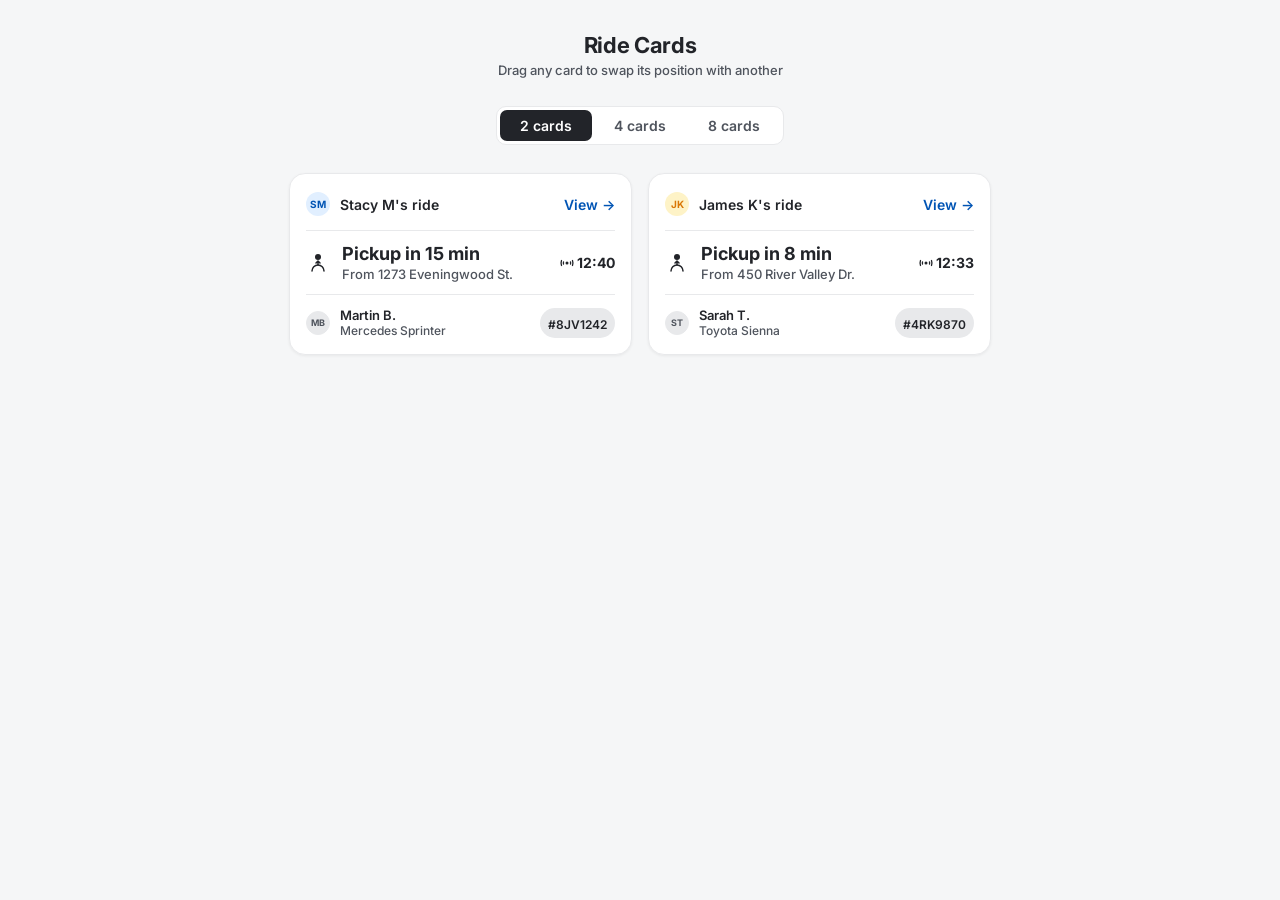
<file: prototypes/sample/drag-to-replace/index.html>
<!DOCTYPE html>
<html lang="en">
<head>
  <meta charset="UTF-8" />
  <meta name="viewport" content="width=device-width, initial-scale=1.0" />
  <title>Ride Cards — Drag to Replace</title>
  <link rel="preconnect" href="https://fonts.googleapis.com" />
  <link rel="preconnect" href="https://fonts.gstatic.com" crossorigin />
  <link href="https://fonts.googleapis.com/css2?family=Inter:wght@500;600;700&display=swap" rel="stylesheet" />
  <style>
    /* ── Tokens ─────────────────────────────────────────────────── */
    :root {
      --bg-page:         #f5f6f7;
      --bg-card:         #ffffff;
      --separator:       #e8e9eb;
      --bg-tertiary:     #e8e9eb;
      --label-primary:   #222429;
      --label-secondary: #4f545d;
      --brand:           #0054b4;
      --drag-ring:       #0054b4;
      --drop-bg:         #eff6ff;
    }

    *, *::before, *::after { box-sizing: border-box; margin: 0; padding: 0; }

    body {
      font-family: 'Inter', sans-serif;
      background: var(--bg-page);
      min-height: 100vh;
      padding: 32px 20px 48px;
      display: flex;
      flex-direction: column;
      align-items: center;
      gap: 28px;
      /* prevent text selection while dragging */
      user-select: none;
      -webkit-user-select: none;
    }

    /* ── Header ─────────────────────────────────────────────────── */
    .page-header {
      display: flex;
      flex-direction: column;
      align-items: center;
      gap: 4px;
      text-align: center;
    }
    .page-title  { font-size: 22px; font-weight: 700; color: var(--label-primary); letter-spacing: -0.3px; }
    .page-hint   { font-size: 13px; color: var(--label-secondary); font-weight: 500; }

    /* ── Tab bar ────────────────────────────────────────────────── */
    .tab-bar {
      display: flex;
      background: var(--bg-card);
      border: 1px solid var(--separator);
      border-radius: 10px;
      padding: 3px;
      gap: 2px;
    }
    .tab {
      padding: 7px 20px;
      border-radius: 7px;
      border: none;
      background: transparent;
      font-family: 'Inter', sans-serif;
      font-size: 14px;
      font-weight: 600;
      color: var(--label-secondary);
      cursor: pointer;
      transition: background 0.15s, color 0.15s;
    }
    .tab.active { background: var(--label-primary); color: #fff; }

    /* ── Card grid ──────────────────────────────────────────────── */
    .card-grid {
      display: grid;
      gap: 16px;
      width: 100%;
      justify-content: center;
    }
    .card-grid[data-count="2"] { grid-template-columns: repeat(auto-fill, minmax(300px, 343px)); max-width: 760px; }
    .card-grid[data-count="4"] { grid-template-columns: repeat(auto-fill, minmax(300px, 343px)); max-width: 760px; }
    .card-grid[data-count="8"] { grid-template-columns: repeat(auto-fill, minmax(280px, 343px)); max-width: 1160px; }

    /* ── Card ───────────────────────────────────────────────────── */
    .card {
      background: var(--bg-card);
      border: 1.5px solid var(--separator);
      border-radius: 16px;
      box-shadow: 0 1px 3px rgba(0,0,0,0.06);
      padding: 16px 0;
      width: 100%;
      cursor: grab;
      display: flex;
      flex-direction: column;
      gap: 12px;
      overflow: hidden;
      touch-action: none;       /* let JS handle all pointer events */
      transition: transform 0.18s cubic-bezier(.22,.68,0,1.2),
                  box-shadow 0.18s ease,
                  border-color 0.15s,
                  background 0.15s,
                  opacity 0.18s;
      will-change: transform;
      position: relative;
    }

    /* Drag handle hint */
    .drag-handle {
      position: absolute;
      top: 8px;
      left: 50%;
      transform: translateX(-50%);
      width: 28px;
      height: 4px;
      background: var(--separator);
      border-radius: 2px;
      opacity: 0;
      transition: opacity 0.15s;
      pointer-events: none;
    }
    .card:hover .drag-handle { opacity: 1; }

    /* Source card while dragging */
    .card.dragging {
      opacity: 0.35;
      transform: scale(0.96);
      box-shadow: none;
      cursor: grabbing;
    }

    /* Drop target highlight */
    .card.drag-over {
      border-color: var(--drag-ring);
      background: var(--drop-bg);
      box-shadow: 0 0 0 3px rgba(0,84,180,0.15);
      transform: scale(1.025);
    }

    /* ── Floating ghost card ────────────────────────────────────── */
    #drag-ghost {
      position: fixed;
      pointer-events: none;
      z-index: 1000;
      border-radius: 16px;
      background: var(--bg-card);
      border: 1.5px solid var(--separator);
      display: none;
      flex-direction: column;
      gap: 12px;
      overflow: hidden;
      padding: 16px 0;
      /* tilt + lift */
      transform: rotate(4deg) scale(1.04);
      box-shadow:
        0 20px 50px rgba(0,0,0,0.18),
        0 6px 16px rgba(0,0,0,0.10);
      transition: none; /* moves must be instant */
      will-change: left, top;
    }

    /* ── Swap flash ─────────────────────────────────────────────── */
    @keyframes swapFlash {
      0%   { box-shadow: 0 0 0 0   rgba(0,84,180,0.45); }
      60%  { box-shadow: 0 0 0 10px rgba(0,84,180,0); }
      100% { box-shadow: 0 0 0 0   rgba(0,84,180,0); }
    }
    .card.swapped { animation: swapFlash 0.45s ease-out; }

    /* ── Card internals ─────────────────────────────────────────── */
    .upper {
      display: flex; align-items: center; justify-content: space-between;
      padding: 0 16px; height: 28px;
    }
    .rider { display: flex; align-items: center; gap: 10px; }
    .avatar {
      width: 24px; height: 24px; border-radius: 50%;
      display: flex; align-items: center; justify-content: center; flex-shrink: 0;
    }
    .avatar-initials { font-size: 10px; font-weight: 700; line-height: 1; }
    .rider-name {
      font-size: 14px; font-weight: 600; color: var(--label-primary);
      white-space: nowrap; overflow: hidden; text-overflow: ellipsis; max-width: 160px;
    }
    .view-link {
      font-size: 14px; font-weight: 600; color: var(--brand);
      white-space: nowrap; text-decoration: none; flex-shrink: 0;
    }
    .separator { height: 1px; background: var(--separator); margin: 0 16px; }
    .middle { display: flex; flex-direction: column; gap: 12px; }
    .pickup-row {
      display: flex; align-items: center; justify-content: space-between; padding: 0 16px;
    }
    .pickup-left { display: flex; align-items: center; gap: 12px; min-width: 0; }
    .pickup-icon { width: 24px; height: 24px; flex-shrink: 0; }
    .pickup-icon svg { width: 100%; height: 100%; }
    .pickup-details { display: flex; flex-direction: column; gap: 2px; min-width: 0; }
    .pickup-title { font-size: 18px; font-weight: 700; color: var(--label-primary); white-space: nowrap; }
    .pickup-address {
      font-size: 13px; font-weight: 500; color: var(--label-secondary);
      white-space: nowrap; overflow: hidden; text-overflow: ellipsis;
    }
    .eta { display: flex; align-items: center; gap: 2px; flex-shrink: 0; }
    .live-icon { width: 16px; height: 16px; display: flex; align-items: center; justify-content: center; }
    .live-icon svg { width: 100%; height: 100%; }
    .eta-time { font-size: 14px; font-weight: 700; color: var(--label-primary); white-space: nowrap; }
    .bottom {
      display: flex; align-items: center; justify-content: space-between; padding: 0 16px;
    }
    .driver { display: flex; align-items: center; gap: 10px; min-width: 0; }
    .driver-avatar {
      width: 24px; height: 24px; border-radius: 50%;
      border: 1px solid var(--separator); overflow: hidden; flex-shrink: 0;
      background: var(--bg-tertiary); display: flex; align-items: center;
      justify-content: center; font-size: 9px; font-weight: 700; color: var(--label-secondary);
    }
    .driver-details { display: flex; flex-direction: column; min-width: 0; }
    .driver-name   { font-size: 13px; font-weight: 600; color: var(--label-primary); white-space: nowrap; }
    .driver-vehicle{ font-size: 12px; font-weight: 500; color: var(--label-secondary); white-space: nowrap; }
    .plate { background: var(--bg-tertiary); border-radius: 29px; padding: 5px 8px; flex-shrink: 0; }
    .plate-text { font-size: 12px; font-weight: 600; color: var(--label-primary); white-space: nowrap; }
  </style>
</head>
<body>

  <div class="page-header">
    <span class="page-title">Ride Cards</span>
    <span class="page-hint">Drag any card to swap its position with another</span>
  </div>

  <div class="tab-bar" id="tab-bar">
    <button class="tab active" data-count="2">2 cards</button>
    <button class="tab"        data-count="4">4 cards</button>
    <button class="tab"        data-count="8">8 cards</button>
  </div>

  <div class="card-grid" id="card-grid" data-count="2"></div>

  <!-- Floating ghost that follows the pointer -->
  <div id="drag-ghost"></div>

<script>
/* ── Card data ───────────────────────────────────────────────────── */
const CARDS = [
  {
    initials:'SM', avatarBg:'#e1efff', avatarColor:'#0054b4',
    riderName:"Stacy M's ride",
    pickupTime:'Pickup in 15 min', pickupAddress:'From 1273 Eveningwood St.',
    etaTime:'12:40', driverInitials:'MB', driverName:'Martin B.', driverVehicle:'Mercedes Sprinter', plate:'#8JV1242'
  },
  {
    initials:'JK', avatarBg:'#fef3c7', avatarColor:'#d97706',
    riderName:"James K's ride",
    pickupTime:'Pickup in 8 min', pickupAddress:'From 450 River Valley Dr.',
    etaTime:'12:33', driverInitials:'ST', driverName:'Sarah T.', driverVehicle:'Toyota Sienna', plate:'#4RK9870'
  },
  {
    initials:'AL', avatarBg:'#f0fdf4', avatarColor:'#16a34a',
    riderName:"Amy L's ride",
    pickupTime:'Pickup in 22 min', pickupAddress:'From 88 Harbor Blvd.',
    etaTime:'12:55', driverInitials:'MD', driverName:'Mike D.', driverVehicle:'Ford Transit', plate:'#2MX5548'
  },
  {
    initials:'RP', avatarBg:'#fdf2f8', avatarColor:'#9333ea',
    riderName:"Robert P's ride",
    pickupTime:'Pickup in 5 min', pickupAddress:'From 201 Oak Street',
    etaTime:'12:30', driverInitials:'LC', driverName:'Lisa C.', driverVehicle:'VW Crafter', plate:'#7PQ3316'
  },
  {
    initials:'EW', avatarBg:'#fff7ed', avatarColor:'#ea580c',
    riderName:"Elena W's ride",
    pickupTime:'Pickup in 31 min', pickupAddress:'From 675 Maple Ave.',
    etaTime:'13:08', driverInitials:'JR', driverName:'John R.', driverVehicle:'Mercedes Sprinter', plate:'#9YT6621'
  },
  {
    initials:'DF', avatarBg:'#f0f9ff', avatarColor:'#0284c7',
    riderName:"David F's ride",
    pickupTime:'Pickup in 12 min', pickupAddress:'From 340 Pine Circle',
    etaTime:'12:47', driverInitials:'NK', driverName:'Nina K.', driverVehicle:'Toyota Sienna', plate:'#3SD4490'
  },
  {
    initials:'MH', avatarBg:'#fef9c3', avatarColor:'#ca8a04',
    riderName:"Maria H's ride",
    pickupTime:'Pickup in 18 min', pickupAddress:'From 512 Cedar Lane',
    etaTime:'12:53', driverInitials:'AB', driverName:'Alex B.', driverVehicle:'Ford Transit', plate:'#6WE1183'
  },
  {
    initials:'TN', avatarBg:'#fdf2f8', avatarColor:'#db2777',
    riderName:"Thomas N's ride",
    pickupTime:'Pickup in 25 min', pickupAddress:'From 789 Birch Road',
    etaTime:'13:02', driverInitials:'ZM', driverName:'Zoe M.', driverVehicle:'VW Crafter', plate:'#1JF8855'
  }
];

const pickupSvg = `<svg viewBox="0 0 24 24" fill="none" xmlns="http://www.w3.org/2000/svg">
  <circle cx="12" cy="6" r="3" fill="#222429"/>
  <path d="M6 20c0-3.314 2.686-6 6-6s6 2.686 6 6" stroke="#222429" stroke-width="1.5" stroke-linecap="round"/>
  <path d="M12 14v-4M10 12l2-2 2 2" stroke="#222429" stroke-width="1.5" stroke-linecap="round" stroke-linejoin="round"/>
</svg>`;

const liveSvg = `<svg viewBox="0 0 16 16" fill="none" xmlns="http://www.w3.org/2000/svg">
  <path d="M2.5 10.5a7.5 7.5 0 0 1 0-5" stroke="#222429" stroke-width="1.3" stroke-linecap="round"/>
  <path d="M4.5 9a4.5 4.5 0 0 1 0-2" stroke="#222429" stroke-width="1.3" stroke-linecap="round"/>
  <circle cx="8" cy="8" r="1.5" fill="#222429"/>
  <path d="M11.5 9a4.5 4.5 0 0 0 0-2" stroke="#222429" stroke-width="1.3" stroke-linecap="round"/>
  <path d="M13.5 10.5a7.5 7.5 0 0 0 0-5" stroke="#222429" stroke-width="1.3" stroke-linecap="round"/>
</svg>`;

/* ── State ───────────────────────────────────────────────────────── */
let currentCount = 2;
const orders = { 2:[0,1], 4:[0,1,2,3], 8:[0,1,2,3,4,5,6,7] };

/* ── Card HTML builder ───────────────────────────────────────────── */
function buildCardInner(c) {
  return `
    <div class="drag-handle"></div>
    <div class="upper">
      <div class="rider">
        <div class="avatar" style="background:${c.avatarBg}">
          <span class="avatar-initials" style="color:${c.avatarColor}">${c.initials}</span>
        </div>
        <span class="rider-name">${c.riderName}</span>
      </div>
      <a class="view-link" href="#" onclick="return false">View →</a>
    </div>
    <div class="separator"></div>
    <div class="middle">
      <div class="pickup-row">
        <div class="pickup-left">
          <div class="pickup-icon">${pickupSvg}</div>
          <div class="pickup-details">
            <span class="pickup-title">${c.pickupTime}</span>
            <span class="pickup-address">${c.pickupAddress}</span>
          </div>
        </div>
        <div class="eta">
          <div class="live-icon">${liveSvg}</div>
          <span class="eta-time">${c.etaTime}</span>
        </div>
      </div>
    </div>
    <div class="separator"></div>
    <div class="bottom">
      <div class="driver">
        <div class="driver-avatar">${c.driverInitials}</div>
        <div class="driver-details">
          <span class="driver-name">${c.driverName}</span>
          <span class="driver-vehicle">${c.driverVehicle}</span>
        </div>
      </div>
      <div class="plate"><span class="plate-text">${c.plate}</span></div>
    </div>`;
}

/* ── Render ──────────────────────────────────────────────────────── */
function render() {
  const grid  = document.getElementById('card-grid');
  grid.setAttribute('data-count', currentCount);
  const order = orders[currentCount];
  grid.innerHTML = '';
  order.forEach((cardIdx, pos) => {
    const el = document.createElement('div');
    el.className = 'card';
    el.dataset.position = pos;
    el.innerHTML = buildCardInner(CARDS[cardIdx]);
    grid.appendChild(el);
  });
  setupDrag();
}

/* ── Drag (unified pointer events — mouse + touch) ───────────────── */
const ghost = document.getElementById('drag-ghost');

let dragState = null;
// dragState = { fromPos, offsetX, offsetY, cardW, cardH, currentTarget }

function getCardAtPoint(x, y) {
  ghost.style.display = 'none';
  const el = document.elementFromPoint(x, y);
  ghost.style.display = 'flex';
  return el ? el.closest('.card') : null;
}

function clearDropTargets() {
  document.querySelectorAll('#card-grid .card').forEach(c => c.classList.remove('drag-over'));
}

function setupDrag() {
  document.querySelectorAll('#card-grid .card').forEach(card => {
    card.addEventListener('pointerdown', onPointerDown);
  });
}

function onPointerDown(e) {
  // Only main button (mouse) or first touch
  if (e.button !== undefined && e.button !== 0) return;

  const card = e.currentTarget;
  const rect = card.getBoundingClientRect();

  // Offset: where inside the card the pointer landed
  const offsetX = e.clientX - rect.left;
  const offsetY = e.clientY - rect.top;

  dragState = {
    fromPos: parseInt(card.dataset.position),
    offsetX,
    offsetY,
    cardW: rect.width,
    cardH: rect.height,
    currentTarget: null
  };

  // Build ghost to match card size
  ghost.style.width  = rect.width + 'px';
  ghost.style.height = rect.height + 'px';
  ghost.innerHTML = buildCardInner(CARDS[orders[currentCount][dragState.fromPos]]);
  ghost.style.display = 'flex';
  moveGhost(e.clientX, e.clientY);

  card.classList.add('dragging');
  document.body.style.cursor = 'grabbing';

  // Capture pointer so we keep getting events even outside the card
  card.setPointerCapture(e.pointerId);

  document.addEventListener('pointermove', onPointerMove);
  document.addEventListener('pointerup',   onPointerUp);
  document.addEventListener('pointercancel', onPointerCancel);
  e.preventDefault();
}

function onPointerMove(e) {
  if (!dragState) return;
  moveGhost(e.clientX, e.clientY);

  const target = getCardAtPoint(e.clientX, e.clientY);
  clearDropTargets();
  if (target && parseInt(target.dataset.position) !== dragState.fromPos) {
    target.classList.add('drag-over');
    dragState.currentTarget = parseInt(target.dataset.position);
  } else {
    dragState.currentTarget = null;
  }
}

function onPointerUp(e) {
  if (!dragState) return;
  const fromPos = dragState.fromPos;
  const toPos   = dragState.currentTarget;
  endDrag();
  if (toPos !== null) swap(fromPos, toPos);
}

function onPointerCancel() { endDrag(); }

function endDrag() {
  ghost.style.display = 'none';
  clearDropTargets();
  document.querySelectorAll('#card-grid .card').forEach(c => c.classList.remove('dragging'));
  document.body.style.cursor = '';
  document.removeEventListener('pointermove', onPointerMove);
  document.removeEventListener('pointerup',   onPointerUp);
  document.removeEventListener('pointercancel', onPointerCancel);
  dragState = null;
}

function moveGhost(cx, cy) {
  ghost.style.left = (cx - dragState.offsetX) + 'px';
  ghost.style.top  = (cy - dragState.offsetY) + 'px';
}

/* ── Swap ────────────────────────────────────────────────────────── */
function swap(fromPos, toPos) {
  if (fromPos < 0 || fromPos === toPos) return;
  const order = orders[currentCount];
  [order[fromPos], order[toPos]] = [order[toPos], order[fromPos]];
  render();
  // Flash the two swapped cards
  document.querySelectorAll('#card-grid .card').forEach(c => {
    const pos = parseInt(c.dataset.position);
    if (pos === fromPos || pos === toPos) {
      c.classList.add('swapped');
      c.addEventListener('animationend', () => c.classList.remove('swapped'), { once: true });
    }
  });
}

/* ── Tabs ────────────────────────────────────────────────────────── */
document.getElementById('tab-bar').addEventListener('click', e => {
  const tab = e.target.closest('.tab');
  if (!tab) return;
  document.querySelectorAll('.tab').forEach(t => t.classList.remove('active'));
  tab.classList.add('active');
  currentCount = parseInt(tab.dataset.count);
  render();
});

/* ── Init ────────────────────────────────────────────────────────── */
render();
</script>
</body>
</html>
</file>
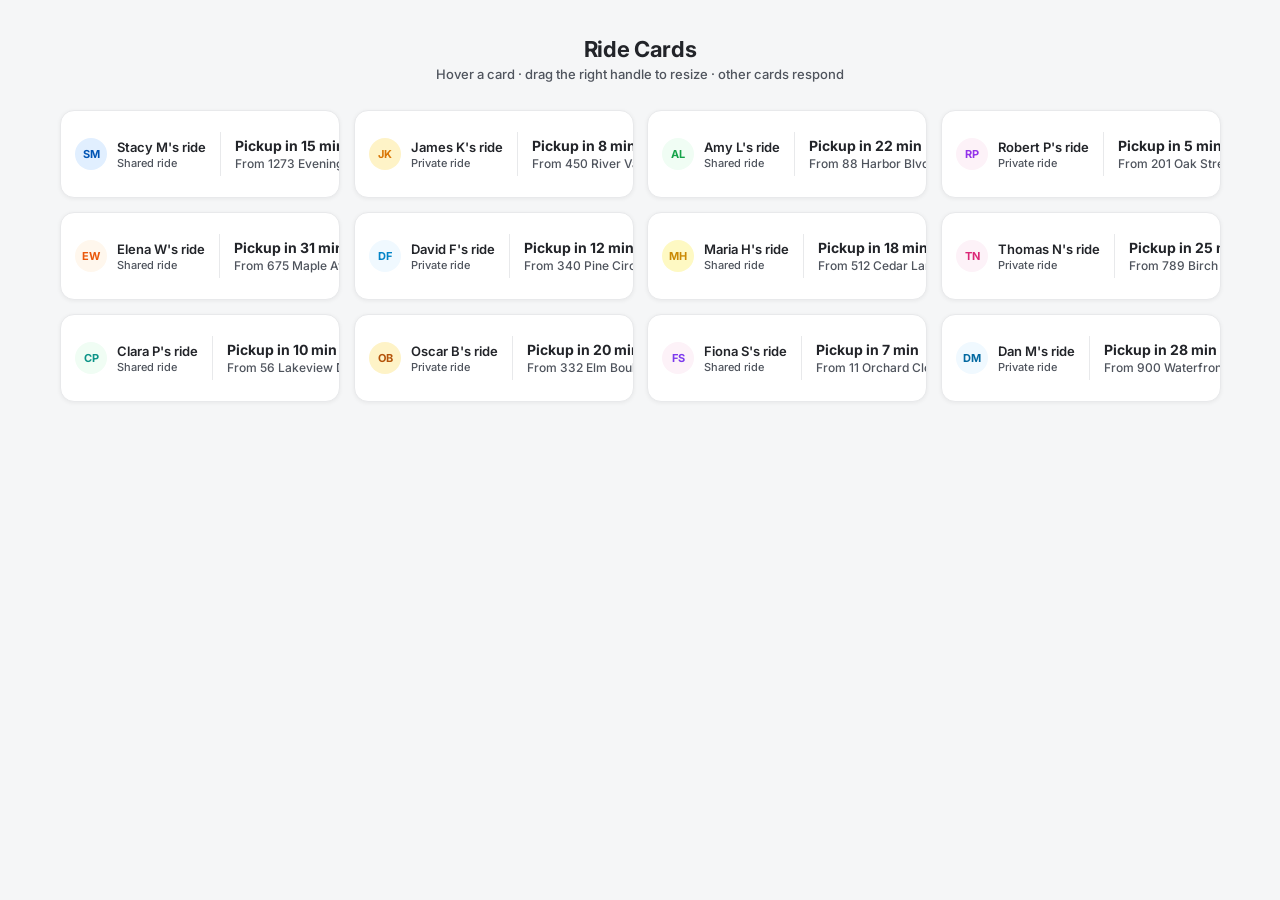
<file: prototypes/sample/exapnding-handles/index.html>
<!DOCTYPE html>
<html lang="en">
<head>
  <meta charset="UTF-8" />
  <meta name="viewport" content="width=device-width, initial-scale=1.0" />
  <title>Ride Cards — Expanding Handles</title>
  <link rel="preconnect" href="https://fonts.googleapis.com" />
  <link rel="preconnect" href="https://fonts.gstatic.com" crossorigin />
  <link href="https://fonts.googleapis.com/css2?family=Inter:wght@400;500;600;700&display=swap" rel="stylesheet" />
  <style>
    /* ── Tokens ──────────────────────────────────────────────── */
    :root {
      --bg-page:   #f5f6f7;
      --bg-card:   #ffffff;
      --sep:       #e8e9eb;
      --bg-chip:   #e8e9eb;
      --txt-1:     #222429;
      --txt-2:     #4f545d;
      --brand:     #0054b4;
      --brand-lt:  #eff6ff;
      --gap:       14px;
      --card-h:    88px;
      --min-w:     152px;
    }

    *, *::before, *::after { box-sizing: border-box; margin: 0; padding: 0; }

    body {
      font-family: 'Inter', sans-serif;
      background: var(--bg-page);
      min-height: 100vh;
      padding: 36px 24px 64px;
      display: flex;
      flex-direction: column;
      align-items: center;
      gap: 28px;
      user-select: none;
      -webkit-user-select: none;
    }

    /* ── Page header ─────────────────────────────────────────── */
    .page-header { text-align: center; display: flex; flex-direction: column; gap: 4px; }
    .page-title  { font-size: 22px; font-weight: 700; color: var(--txt-1); letter-spacing: -.3px; }
    .page-hint   { font-size: 13px; color: var(--txt-2); font-weight: 500; }

    /* ── Grid (flex-wrap, fixed max-width) ───────────────────── */
    #card-grid {
      display: flex;
      flex-wrap: wrap;
      gap: var(--gap);
      width: 100%;
      max-width: 1160px;
      align-items: flex-start;
    }

    /* ── Card shell ──────────────────────────────────────────── */
    .card {
      height: var(--card-h);
      flex-shrink: 0;
      flex-grow: 0;
      position: relative;
      overflow: visible;       /* handle lives outside */
      border-radius: 14px;
      transition: box-shadow .18s;
    }

    /* inner clips content to rounded rect */
    .card-body {
      height: 100%;
      width: 100%;
      background: var(--bg-card);
      border: 1.5px solid var(--sep);
      border-radius: 14px;
      box-shadow: 0 1px 4px rgba(0,0,0,.06);
      display: flex;
      align-items: stretch;
      overflow: hidden;
      transition: border-color .15s, box-shadow .15s;
      container-type: inline-size;   /* enables @container on children */
    }

    .card.is-resizing .card-body {
      border-color: var(--brand);
      box-shadow: 0 0 0 3px rgba(0,84,180,.14), 0 4px 16px rgba(0,0,0,.1);
    }

    /* ── Sections inside the card body ──────────────────────── */
    /*  All sections are flex-row, vertically centred.
        Optional sections start hidden; container queries reveal them. */

    .s {
      display: flex;
      align-items: center;
      padding: 0 14px;
      flex-shrink: 0;
      gap: 10px;
      min-width: 0;
    }

    .s-rider  { flex: 0 0 auto; min-width: 0; }
    .s-pickup { display: none; flex-direction: column; gap: 2px; padding: 0 14px; justify-content: center; }
    .s-eta    { display: none; flex-shrink: 0; padding: 0 12px; }
    .s-driver { display: none; flex-direction: column; gap: 1px; padding: 0 14px; justify-content: center; }
    .s-plate  { display: none; padding: 0 12px; }
    .s-view   { margin-left: auto; padding: 0 16px; flex-shrink: 0; }

    /* vertical separators between sections */
    .vsep {
      width: 1px;
      height: 44px;
      background: var(--sep);
      flex-shrink: 0;
      align-self: center;
      display: none;
    }
    .vsep.v1, .vsep.v2, .vsep.v3, .vsep.v4 { display: none; }

    /* ── Container queries — progressive reveal ──────────────── */
    @container (min-width: 250px) {
      .s-pickup { display: flex; }
      .vsep.v1  { display: block; }
    }
    @container (min-width: 370px) {
      .s-eta   { display: flex; }
      .vsep.v2 { display: block; }
    }
    @container (min-width: 520px) {
      .s-driver { display: flex; }
      .vsep.v3  { display: block; }
    }
    @container (min-width: 680px) {
      .s-plate { display: flex; }
      .vsep.v4 { display: block; }
    }

    /* ── Rider section ───────────────────────────────────────── */
    .avatar {
      width: 32px; height: 32px;
      border-radius: 50%;
      display: flex; align-items: center; justify-content: center;
      font-size: 11px; font-weight: 700;
      flex-shrink: 0;
    }
    .rider-info { display: flex; flex-direction: column; gap: 1px; min-width: 0; }
    .rider-name {
      font-size: 13px; font-weight: 600; color: var(--txt-1);
      white-space: nowrap; overflow: hidden; text-overflow: ellipsis;
      max-width: 110px;
    }
    .rider-label { font-size: 11px; color: var(--txt-2); font-weight: 500; white-space: nowrap; }

    /* ── Pickup section ──────────────────────────────────────── */
    .pickup-time  { font-size: 14px; font-weight: 700; color: var(--txt-1); white-space: nowrap; }
    .pickup-addr  { font-size: 12px; font-weight: 500; color: var(--txt-2); white-space: nowrap; }

    /* ── ETA section ─────────────────────────────────────────── */
    .eta-inner { display: flex; align-items: center; gap: 3px; }
    .live-dot  { width: 7px; height: 7px; border-radius: 50%; background: #16a34a; flex-shrink: 0; }
    .eta-time  { font-size: 14px; font-weight: 700; color: var(--txt-1); white-space: nowrap; }

    /* ── Driver section ──────────────────────────────────────── */
    .driver-avatar {
      width: 28px; height: 28px; border-radius: 50%;
      border: 1px solid var(--sep); background: var(--bg-chip);
      display: flex; align-items: center; justify-content: center;
      font-size: 10px; font-weight: 700; color: var(--txt-2); flex-shrink: 0;
    }
    .driver-name    { font-size: 13px; font-weight: 600; color: var(--txt-1); white-space: nowrap; }
    .driver-vehicle { font-size: 12px; font-weight: 500; color: var(--txt-2); white-space: nowrap; }

    /* ── Plate section ───────────────────────────────────────── */
    .plate-chip {
      background: var(--bg-chip); border-radius: 20px;
      padding: 4px 10px;
      font-size: 12px; font-weight: 600; color: var(--txt-1); white-space: nowrap;
    }

    /* ── View link ───────────────────────────────────────────── */
    .view-link {
      font-size: 13px; font-weight: 600; color: var(--brand);
      text-decoration: none; white-space: nowrap;
    }

    /* ── Resize handle ───────────────────────────────────────── */
    .resize-handle {
      position: absolute;
      top: 50%;
      right: -13px;
      transform: translateY(-50%);
      width: 20px;
      height: 44px;
      background: var(--brand-lt);
      border: 1.5px solid var(--brand);
      border-radius: 10px;
      display: flex;
      align-items: center;
      justify-content: center;
      cursor: col-resize;
      opacity: 0;
      transition: opacity .15s, transform .12s;
      z-index: 20;
      touch-action: none;
    }

    .card:hover .resize-handle,
    .card.is-resizing .resize-handle {
      opacity: 1;
    }

    .card.is-resizing .resize-handle {
      transform: translateY(-50%) scaleX(1.2);
      background: var(--brand);
    }

    /* grip dots */
    .grip {
      display: flex; flex-direction: column; gap: 3.5px;
      align-items: center;
    }
    .grip span {
      width: 3px; height: 3px; border-radius: 50%;
      background: var(--brand);
      display: block;
      transition: background .12s;
    }
    .card.is-resizing .grip span { background: #fff; }

    /* ── Width badge (shown while resizing) ──────────────────── */
    .width-badge {
      position: absolute;
      top: -26px;
      left: 50%;
      transform: translateX(-50%);
      background: var(--txt-1);
      color: #fff;
      font-size: 11px;
      font-weight: 600;
      padding: 3px 8px;
      border-radius: 6px;
      white-space: nowrap;
      opacity: 0;
      pointer-events: none;
      transition: opacity .1s;
    }
    .width-badge::after {
      content: '';
      position: absolute;
      top: 100%; left: 50%;
      transform: translateX(-50%);
      border: 4px solid transparent;
      border-top-color: var(--txt-1);
    }
    .card.is-resizing .width-badge { opacity: 1; }

    /* ── Resize flash ────────────────────────────────────────── */
    @keyframes resizeFlash {
      0%   { box-shadow: 0 0 0 0   rgba(0,84,180,.5); }
      100% { box-shadow: 0 0 0 12px rgba(0,84,180,0); }
    }
    .card.flash .card-body { animation: resizeFlash .3s ease-out; }

    /* ── Column guide (while dragging) ──────────────────────── */
    #col-guide {
      position: fixed;
      inset: 0;
      pointer-events: none;
      z-index: 0;
      display: none;
    }
    #col-guide-inner {
      position: absolute;
      display: flex;
      gap: var(--gap);
    }
    .cg-col {
      background: rgba(0,84,180,.04);
      border: 1px dashed rgba(0,84,180,.18);
      border-radius: 10px;
      flex: 1;
    }
  </style>
</head>
<body>

  <div class="page-header">
    <span class="page-title">Ride Cards</span>
    <span class="page-hint">Hover a card · drag the right handle to resize · other cards respond</span>
  </div>

  <div id="card-grid"></div>

  <div id="col-guide"><div id="col-guide-inner"></div></div>

<script>
/* ── Card data (12 cards → 3 rows of 4) ──────────────────────── */
const CARDS = [
  { initials:'SM', ab:'#e1efff', ac:'#0054b4', name:"Stacy M's ride",  label:'Shared ride',
    ptime:'Pickup in 15 min', addr:'1273 Eveningwood St.', eta:'12:40',
    di:'MB', dn:'Martin B.', dv:'Mercedes Sprinter', plate:'#8JV1242' },
  { initials:'JK', ab:'#fef3c7', ac:'#d97706', name:"James K's ride",  label:'Private ride',
    ptime:'Pickup in 8 min',  addr:'450 River Valley Dr.', eta:'12:33',
    di:'ST', dn:'Sarah T.',   dv:'Toyota Sienna',    plate:'#4RK9870' },
  { initials:'AL', ab:'#f0fdf4', ac:'#16a34a', name:"Amy L's ride",    label:'Shared ride',
    ptime:'Pickup in 22 min', addr:'88 Harbor Blvd.',     eta:'12:55',
    di:'MD', dn:'Mike D.',    dv:'Ford Transit',     plate:'#2MX5548' },
  { initials:'RP', ab:'#fdf2f8', ac:'#9333ea', name:"Robert P's ride", label:'Private ride',
    ptime:'Pickup in 5 min',  addr:'201 Oak Street',      eta:'12:30',
    di:'LC', dn:'Lisa C.',    dv:'VW Crafter',       plate:'#7PQ3316' },
  { initials:'EW', ab:'#fff7ed', ac:'#ea580c', name:"Elena W's ride",  label:'Shared ride',
    ptime:'Pickup in 31 min', addr:'675 Maple Ave.',      eta:'13:08',
    di:'JR', dn:'John R.',    dv:'Mercedes Sprinter', plate:'#9YT6621' },
  { initials:'DF', ab:'#f0f9ff', ac:'#0284c7', name:"David F's ride",  label:'Private ride',
    ptime:'Pickup in 12 min', addr:'340 Pine Circle',     eta:'12:47',
    di:'NK', dn:'Nina K.',    dv:'Toyota Sienna',    plate:'#3SD4490' },
  { initials:'MH', ab:'#fef9c3', ac:'#ca8a04', name:"Maria H's ride",  label:'Shared ride',
    ptime:'Pickup in 18 min', addr:'512 Cedar Lane',      eta:'12:53',
    di:'AB', dn:'Alex B.',    dv:'Ford Transit',     plate:'#6WE1183' },
  { initials:'TN', ab:'#fdf2f8', ac:'#db2777', name:"Thomas N's ride", label:'Private ride',
    ptime:'Pickup in 25 min', addr:'789 Birch Road',      eta:'13:02',
    di:'ZM', dn:'Zoe M.',     dv:'VW Crafter',       plate:'#1JF8855' },
  { initials:'CP', ab:'#f0fdf4', ac:'#0d9488', name:"Clara P's ride",  label:'Shared ride',
    ptime:'Pickup in 10 min', addr:'56 Lakeview Dr.',     eta:'12:35',
    di:'BW', dn:'Ben W.',     dv:'Mercedes Sprinter', plate:'#5KT7731' },
  { initials:'OB', ab:'#fef3c7', ac:'#b45309', name:"Oscar B's ride",  label:'Private ride',
    ptime:'Pickup in 20 min', addr:'332 Elm Boulevard',   eta:'12:58',
    di:'HR', dn:'Helen R.',   dv:'Toyota Sienna',    plate:'#2LP4498' },
  { initials:'FS', ab:'#fdf2f8', ac:'#7c3aed', name:"Fiona S's ride",  label:'Shared ride',
    ptime:'Pickup in 7 min',  addr:'11 Orchard Close',   eta:'12:32',
    di:'TK', dn:'Tom K.',     dv:'Ford Transit',     plate:'#8GX9023' },
  { initials:'DM', ab:'#f0f9ff', ac:'#0369a1', name:"Dan M's ride",    label:'Private ride',
    ptime:'Pickup in 28 min', addr:'900 Waterfront Rd.',  eta:'13:05',
    di:'YL', dn:'Yuki L.',    dv:'VW Crafter',       plate:'#3NQ6617' },
];

const pickupSvg = `<svg width="18" height="18" viewBox="0 0 24 24" fill="none">
  <circle cx="12" cy="6" r="3" fill="#222429"/>
  <path d="M6 20c0-3.314 2.686-6 6-6s6 2.686 6 6" stroke="#222429" stroke-width="1.5" stroke-linecap="round"/>
  <path d="M12 14v-4M10 12l2-2 2 2" stroke="#222429" stroke-width="1.5" stroke-linecap="round" stroke-linejoin="round"/>
</svg>`;

/* ── State ───────────────────────────────────────────────────── */
const GAP    = 14;
const MIN_W  = 152;
const MAX_COL = 4;           // reference columns to set initial widths

let cardWidths = [];         // pixel width for each card
let containerW = 0;

/* ── Init widths ─────────────────────────────────────────────── */
function initWidths() {
  containerW = document.getElementById('card-grid').offsetWidth;
  const col  = (containerW - GAP * (MAX_COL - 1)) / MAX_COL;
  cardWidths  = CARDS.map(() => col);
}

/* ── Render ──────────────────────────────────────────────────── */
function buildCard(i) {
  const c = CARDS[i];
  return `
  <div class="card" id="card-${i}" data-idx="${i}" style="width:${cardWidths[i]}px">
    <span class="width-badge" id="badge-${i}"></span>
    <div class="card-body">

      <!-- Rider (always) -->
      <div class="s s-rider">
        <div class="avatar" style="background:${c.ab}">
          <span style="color:${c.ac}">${c.initials}</span>
        </div>
        <div class="rider-info">
          <span class="rider-name">${c.name}</span>
          <span class="rider-label">${c.label}</span>
        </div>
      </div>

      <div class="vsep v1"></div>

      <!-- Pickup (≥250px) -->
      <div class="s-pickup">
        <span class="pickup-time">${c.ptime}</span>
        <span class="pickup-addr">From ${c.addr}</span>
      </div>

      <div class="vsep v2"></div>

      <!-- ETA (≥370px) -->
      <div class="s s-eta">
        <div class="eta-inner">
          <div class="live-dot"></div>
          <span class="eta-time">${c.eta}</span>
        </div>
      </div>

      <div class="vsep v3"></div>

      <!-- Driver (≥520px) -->
      <div class="s-driver">
        <div class="driver-avatar">${c.di}</div>
        <div>
          <div class="driver-name">${c.dn}</div>
          <div class="driver-vehicle">${c.dv}</div>
        </div>
      </div>

      <div class="vsep v4"></div>

      <!-- Plate (≥680px) -->
      <div class="s s-plate">
        <div class="plate-chip">${c.plate}</div>
      </div>

      <!-- View link (always, pinned right) -->
      <div class="s s-view">
        <a class="view-link" href="#" onclick="return false">View →</a>
      </div>

    </div><!-- /.card-body -->

    <div class="resize-handle" data-idx="${i}">
      <div class="grip"><span></span><span></span><span></span><span></span></div>
    </div>
  </div>`;
}

function render() {
  const grid = document.getElementById('card-grid');
  grid.innerHTML = CARDS.map((_, i) => buildCard(i)).join('');
  attachHandles();
}

/* ── Resize ──────────────────────────────────────────────────── */
let rs = null;
// rs = { idx, startX, startWidth, nextIdx, nextStartWidth }

function getRowNeighbour(myIdx) {
  // Find the card immediately to the right in the same flex row
  const cards  = [...document.querySelectorAll('#card-grid .card')];
  const myEl   = document.getElementById('card-' + myIdx);
  const myTop  = myEl.getBoundingClientRect().top;

  for (let i = myIdx + 1; i < cards.length; i++) {
    const r = cards[i].getBoundingClientRect();
    if (Math.abs(r.top - myTop) < 4) return i;   // same row
    if (r.top > myTop + 4) break;                  // next row
  }
  return null;
}

function attachHandles() {
  document.querySelectorAll('.resize-handle').forEach(h => {
    h.addEventListener('pointerdown', onDown);
  });
}

function onDown(e) {
  e.preventDefault();
  const idx      = parseInt(e.currentTarget.dataset.idx);
  const nextIdx  = getRowNeighbour(idx);

  rs = {
    idx,
    startX:          e.clientX,
    startWidth:      cardWidths[idx],
    nextIdx,
    nextStartWidth:  nextIdx !== null ? cardWidths[nextIdx] : null,
  };

  document.getElementById('card-' + idx).classList.add('is-resizing');
  document.body.style.cursor = 'col-resize';

  showGuide();
  e.currentTarget.setPointerCapture(e.pointerId);
  document.addEventListener('pointermove', onMove);
  document.addEventListener('pointerup',   onUp);
}

function onMove(e) {
  if (!rs) return;
  const dx      = e.clientX - rs.startX;
  const rawNew  = rs.startWidth + dx;

  // Clamp: can't go below MIN_W; can't steal more than neighbour has
  const maxExpand = rs.nextIdx !== null
    ? rs.nextStartWidth - MIN_W    // neighbour's shrink budget
    : containerW - rs.startWidth; // free space (last card in row)

  const newW  = Math.max(MIN_W, Math.min(rs.startWidth + maxExpand, rawNew));
  const delta = newW - rs.startWidth;

  // Apply to dragged card
  cardWidths[rs.idx] = newW;
  const myEl = document.getElementById('card-' + rs.idx);
  myEl.style.width = newW + 'px';

  // Update badge
  const badge = document.getElementById('badge-' + rs.idx);
  if (badge) badge.textContent = Math.round(newW) + 'px';

  // Apply inverse delta to neighbour
  if (rs.nextIdx !== null) {
    const neighbourW = Math.max(MIN_W, rs.nextStartWidth - delta);
    cardWidths[rs.nextIdx] = neighbourW;
    const nEl = document.getElementById('card-' + rs.nextIdx);
    if (nEl) nEl.style.width = neighbourW + 'px';
  }
}

function onUp() {
  if (!rs) return;
  const idx = rs.idx;
  rs = null;

  const myEl = document.getElementById('card-' + idx);
  if (myEl) {
    myEl.classList.remove('is-resizing');
    myEl.classList.add('flash');
    myEl.addEventListener('animationend', () => myEl.classList.remove('flash'), { once: true });
  }

  document.body.style.cursor = '';
  hideGuide();
  document.removeEventListener('pointermove', onMove);
  document.removeEventListener('pointerup',   onUp);
}

/* ── Column guide ────────────────────────────────────────────── */
function showGuide() {
  const guide = document.getElementById('col-guide');
  const inner = document.getElementById('col-guide-inner');
  const grid  = document.getElementById('card-grid');
  const rect  = grid.getBoundingClientRect();
  const scrollY = window.scrollY;

  guide.style.display = 'block';
  inner.style.left    = rect.left + 'px';
  inner.style.top     = (rect.top + scrollY) + 'px';
  inner.style.width   = rect.width + 'px';
  inner.style.height  = rect.height + 'px';

  inner.innerHTML = Array(MAX_COL).fill('<div class="cg-col"></div>').join('');
}

function hideGuide() {
  document.getElementById('col-guide').style.display = 'none';
}

/* ── Resize observer — recalc on window resize ───────────────── */
const ro = new ResizeObserver(() => {
  const newW = document.getElementById('card-grid').offsetWidth;
  if (Math.abs(newW - containerW) < 2) return;
  const ratio = newW / containerW;
  containerW  = newW;
  cardWidths  = cardWidths.map(w => Math.max(MIN_W, w * ratio));
  document.querySelectorAll('#card-grid .card').forEach((el, i) => {
    el.style.width = cardWidths[i] + 'px';
  });
});

/* ── Boot ────────────────────────────────────────────────────── */
initWidths();
render();
ro.observe(document.getElementById('card-grid'));
</script>
</body>
</html>
</file>
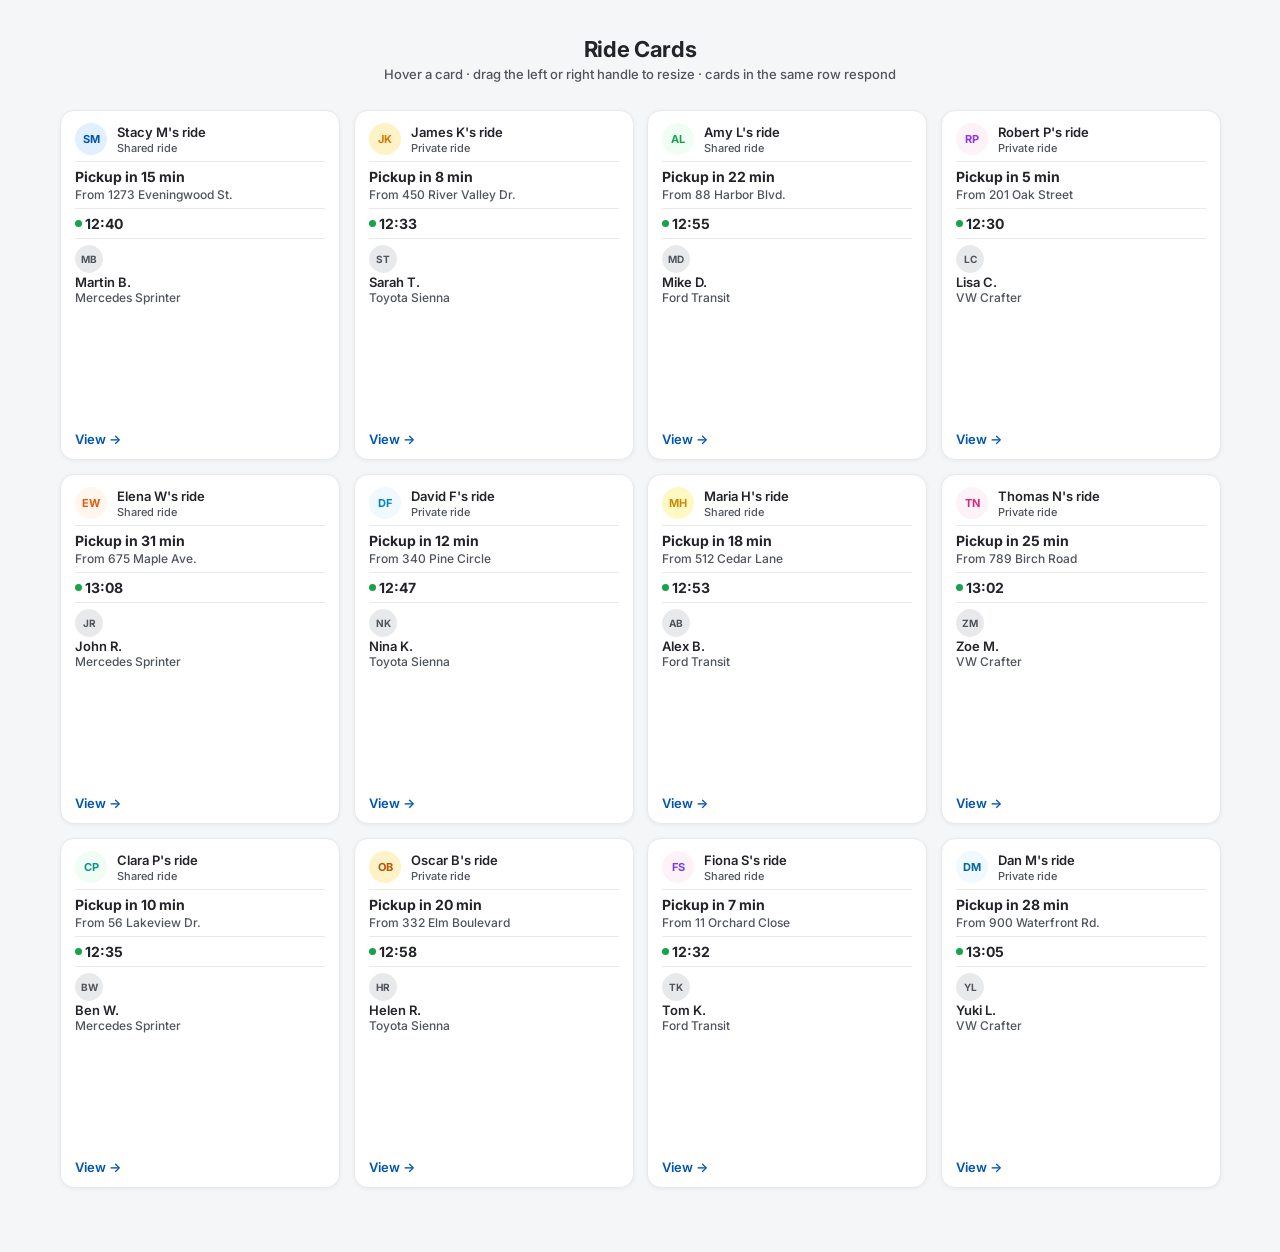
<file: prototypes/sample/high-cards/index.html>
<!DOCTYPE html>
<html lang="en">
<head>
  <meta charset="UTF-8" />
  <meta name="viewport" content="width=device-width, initial-scale=1.0" />
  <title>Ride Cards — Side Handles</title>
  <link rel="preconnect" href="https://fonts.googleapis.com" />
  <link rel="preconnect" href="https://fonts.gstatic.com" crossorigin />
  <link href="https://fonts.googleapis.com/css2?family=Inter:wght@400;500;600;700&display=swap" rel="stylesheet" />
  <style>
    :root {
      --bg-page:   #f5f6f7;
      --bg-card:   #ffffff;
      --sep:       #e8e9eb;
      --bg-chip:   #e8e9eb;
      --txt-1:     #222429;
      --txt-2:     #4f545d;
      --brand:     #0054b4;
      --brand-lt:  #eff6ff;
      --gap:       14px;
      --card-h:    350px;
      --min-w:     120px;
      --cols:      4;
    }

    *, *::before, *::after { box-sizing: border-box; margin: 0; padding: 0; }

    body {
      font-family: 'Inter', sans-serif;
      background: var(--bg-page);
      min-height: 100vh;
      padding: 36px 24px 64px;
      display: flex;
      flex-direction: column;
      align-items: center;
      gap: 28px;
      user-select: none;
      -webkit-user-select: none;
    }

    .page-header { text-align: center; display: flex; flex-direction: column; gap: 4px; }
    .page-title  { font-size: 22px; font-weight: 700; color: var(--txt-1); letter-spacing: -.3px; }
    .page-hint   { font-size: 13px; color: var(--txt-2); font-weight: 500; }

    /* ── Row-based grid ─────────────────────────────────────────── */
    #card-grid {
      display: flex;
      flex-direction: column;
      gap: var(--gap);
      width: 100%;
      max-width: 1160px;
    }

    .row {
      display: flex;
      gap: var(--gap);
      height: var(--card-h);
    }

    /* ── Card shell ───────────────────────────────────────────── */
    .card {
      position: relative;
      overflow: visible;
      border-radius: 14px;
      flex-shrink: 0;
      height: var(--card-h);
      transition: box-shadow .18s;
    }

    .card-body {
      height: 100%;
      width: 100%;
      background: var(--bg-card);
      border: 1.5px solid var(--sep);
      border-radius: 14px;
      box-shadow: 0 1px 4px rgba(0,0,0,.06);
      display: flex;
      flex-direction: column;
      overflow: hidden;
      transition: border-color .15s, box-shadow .15s;
      container-type: inline-size;
    }

    .card.is-resizing .card-body {
      border-color: var(--brand);
      box-shadow: 0 0 0 3px rgba(0,84,180,.14), 0 4px 16px rgba(0,0,0,.1);
    }

    /* ── Sections (stacked vertically) ────────────────────────── */
    .s {
      display: flex;
      align-items: center;
      padding: 0 14px;
      flex-shrink: 0;
      gap: 10px;
      min-height: 0;
    }

    .s-rider  { flex: 0 0 auto; padding: 12px 14px 0; }
    .s-pickup { flex-direction: column; gap: 2px; padding: 6px 14px 0; }
    .s-eta    { flex-shrink: 0; padding: 6px 14px 0; }
    .s-driver { flex-direction: column; gap: 1px; padding: 6px 14px 0; }
    .s-plate  { padding: 6px 14px 0; }
    .s-view   { margin-top: auto; padding: 8px 14px 12px; flex-shrink: 0; }

    .hsep {
      height: 1px;
      margin: 6px 14px 0;
      background: var(--sep);
      flex-shrink: 0;
    }

    /* ── Container queries — progressive reveal by WIDTH ──────── */
    .s-pickup, .s-eta, .s-driver, .s-plate { display: none; }
    .hsep { display: none; }

    @container (min-width: 160px) {
      .s-pickup { display: flex; }
      .hsep.h1  { display: block; }
    }
    @container (min-width: 200px) {
      .s-eta   { display: flex; }
      .hsep.h2 { display: block; }
    }
    @container (min-width: 240px) {
      .s-driver { display: flex; }
      .hsep.h3  { display: block; }
    }
    @container (min-width: 280px) {
      .s-plate { display: flex; }
      .hsep.h4 { display: block; }
    }

    /* ── Rider section ────────────────────────────────────────── */
    .avatar {
      width: 32px; height: 32px;
      border-radius: 50%;
      display: flex; align-items: center; justify-content: center;
      font-size: 11px; font-weight: 700;
      flex-shrink: 0;
    }
    .rider-info { display: flex; flex-direction: column; gap: 1px; min-width: 0; }
    .rider-name {
      font-size: 13px; font-weight: 600; color: var(--txt-1);
      white-space: nowrap; overflow: hidden; text-overflow: ellipsis;
    }
    .rider-label { font-size: 11px; color: var(--txt-2); font-weight: 500; white-space: nowrap; }

    /* ── Pickup ────────────────────────────────────────────────── */
    .pickup-time  { font-size: 14px; font-weight: 700; color: var(--txt-1); white-space: nowrap; }
    .pickup-addr  { font-size: 12px; font-weight: 500; color: var(--txt-2); white-space: nowrap; overflow: hidden; text-overflow: ellipsis; }

    /* ── ETA ───────────────────────────────────────────────────── */
    .eta-inner { display: flex; align-items: center; gap: 3px; }
    .live-dot  { width: 7px; height: 7px; border-radius: 50%; background: #16a34a; flex-shrink: 0; }
    .eta-time  { font-size: 14px; font-weight: 700; color: var(--txt-1); white-space: nowrap; }

    /* ── Driver ────────────────────────────────────────────────── */
    .driver-avatar {
      width: 28px; height: 28px; border-radius: 50%;
      border: 1px solid var(--sep); background: var(--bg-chip);
      display: flex; align-items: center; justify-content: center;
      font-size: 10px; font-weight: 700; color: var(--txt-2); flex-shrink: 0;
    }
    .driver-name    { font-size: 13px; font-weight: 600; color: var(--txt-1); white-space: nowrap; }
    .driver-vehicle { font-size: 12px; font-weight: 500; color: var(--txt-2); white-space: nowrap; }

    /* ── Plate ─────────────────────────────────────────────────── */
    .plate-chip {
      background: var(--bg-chip); border-radius: 20px;
      padding: 4px 10px;
      font-size: 12px; font-weight: 600; color: var(--txt-1); white-space: nowrap;
    }

    /* ── View link ─────────────────────────────────────────────── */
    .view-link {
      font-size: 13px; font-weight: 600; color: var(--brand);
      text-decoration: none; white-space: nowrap;
    }

    /* ── Resize handles (left & right edges) ───────────────────── */
    .resize-handle-left,
    .resize-handle-right {
      position: absolute;
      top: 50%;
      transform: translateY(-50%);
      width: 20px;
      height: 44px;
      background: var(--brand-lt);
      border: 1.5px solid var(--brand);
      border-radius: 10px;
      display: flex;
      align-items: center;
      justify-content: center;
      cursor: col-resize;
      opacity: 0;
      transition: opacity .15s, transform .12s;
      z-index: 20;
      touch-action: none;
    }

    .resize-handle-left  { left: -13px; }
    .resize-handle-right { right: -13px; }

    .card:hover .resize-handle-left,
    .card:hover .resize-handle-right,
    .card.is-resizing .resize-handle-left,
    .card.is-resizing .resize-handle-right {
      opacity: 1;
    }

    .card.is-resizing .resize-handle-left,
    .card.is-resizing .resize-handle-right {
      background: var(--brand);
    }

    .card.is-resizing .resize-handle-left {
      transform: translateY(-50%) scaleX(1.2);
    }
    .card.is-resizing .resize-handle-right {
      transform: translateY(-50%) scaleX(1.2);
    }

    /* Vertical grip dots */
    .grip {
      display: flex; flex-direction: column; gap: 3.5px;
      align-items: center;
    }
    .grip span {
      width: 3px; height: 3px; border-radius: 50%;
      background: var(--brand);
      display: block;
      transition: background .12s;
    }
    .card.is-resizing .grip span { background: #fff; }

    /* ── Width badge (shown while resizing) ─────────────────────── */
    .width-badge {
      position: absolute;
      bottom: -28px;
      left: 50%;
      transform: translateX(-50%);
      background: var(--txt-1);
      color: #fff;
      font-size: 11px;
      font-weight: 600;
      padding: 3px 8px;
      border-radius: 6px;
      white-space: nowrap;
      opacity: 0;
      pointer-events: none;
      transition: opacity .1s;
    }
    .width-badge::after {
      content: '';
      position: absolute;
      bottom: 100%; left: 50%;
      transform: translateX(-50%);
      border: 4px solid transparent;
      border-bottom-color: var(--txt-1);
    }
    .card.is-resizing .width-badge { opacity: 1; }

    /* ── Resize flash ─────────────────────────────────────────── */
    @keyframes resizeFlash {
      0%   { box-shadow: 0 0 0 0   rgba(0,84,180,.5); }
      100% { box-shadow: 0 0 0 12px rgba(0,84,180,0); }
    }
    .card.flash .card-body { animation: resizeFlash .3s ease-out; }

    /* ── Column guide (while dragging) ─────────────────────────── */
    #col-guide {
      position: fixed;
      inset: 0;
      pointer-events: none;
      z-index: 0;
      display: none;
    }
    #col-guide-inner {
      position: absolute;
      display: flex;
      gap: var(--gap);
    }
    .cg-col {
      background: rgba(0,84,180,.04);
      border: 1px dashed rgba(0,84,180,.18);
      border-radius: 10px;
      flex: 1;
    }
  </style>
</head>
<body>

  <div class="page-header">
    <span class="page-title">Ride Cards</span>
    <span class="page-hint">Hover a card · drag the left or right handle to resize · cards in the same row respond</span>
  </div>

  <div id="card-grid"></div>

  <div id="col-guide"><div id="col-guide-inner"></div></div>

<script>
const CARDS = [
  { initials:'SM', ab:'#e1efff', ac:'#0054b4', name:"Stacy M's ride",  label:'Shared ride',
    ptime:'Pickup in 15 min', addr:'1273 Eveningwood St.', eta:'12:40',
    di:'MB', dn:'Martin B.', dv:'Mercedes Sprinter', plate:'#8JV1242' },
  { initials:'JK', ab:'#fef3c7', ac:'#d97706', name:"James K's ride",  label:'Private ride',
    ptime:'Pickup in 8 min',  addr:'450 River Valley Dr.', eta:'12:33',
    di:'ST', dn:'Sarah T.',   dv:'Toyota Sienna',    plate:'#4RK9870' },
  { initials:'AL', ab:'#f0fdf4', ac:'#16a34a', name:"Amy L's ride",    label:'Shared ride',
    ptime:'Pickup in 22 min', addr:'88 Harbor Blvd.',     eta:'12:55',
    di:'MD', dn:'Mike D.',    dv:'Ford Transit',     plate:'#2MX5548' },
  { initials:'RP', ab:'#fdf2f8', ac:'#9333ea', name:"Robert P's ride", label:'Private ride',
    ptime:'Pickup in 5 min',  addr:'201 Oak Street',      eta:'12:30',
    di:'LC', dn:'Lisa C.',    dv:'VW Crafter',       plate:'#7PQ3316' },
  { initials:'EW', ab:'#fff7ed', ac:'#ea580c', name:"Elena W's ride",  label:'Shared ride',
    ptime:'Pickup in 31 min', addr:'675 Maple Ave.',      eta:'13:08',
    di:'JR', dn:'John R.',    dv:'Mercedes Sprinter', plate:'#9YT6621' },
  { initials:'DF', ab:'#f0f9ff', ac:'#0284c7', name:"David F's ride",  label:'Private ride',
    ptime:'Pickup in 12 min', addr:'340 Pine Circle',     eta:'12:47',
    di:'NK', dn:'Nina K.',    dv:'Toyota Sienna',    plate:'#3SD4490' },
  { initials:'MH', ab:'#fef9c3', ac:'#ca8a04', name:"Maria H's ride",  label:'Shared ride',
    ptime:'Pickup in 18 min', addr:'512 Cedar Lane',      eta:'12:53',
    di:'AB', dn:'Alex B.',    dv:'Ford Transit',     plate:'#6WE1183' },
  { initials:'TN', ab:'#fdf2f8', ac:'#db2777', name:"Thomas N's ride", label:'Private ride',
    ptime:'Pickup in 25 min', addr:'789 Birch Road',      eta:'13:02',
    di:'ZM', dn:'Zoe M.',     dv:'VW Crafter',       plate:'#1JF8855' },
  { initials:'CP', ab:'#f0fdf4', ac:'#0d9488', name:"Clara P's ride",  label:'Shared ride',
    ptime:'Pickup in 10 min', addr:'56 Lakeview Dr.',     eta:'12:35',
    di:'BW', dn:'Ben W.',     dv:'Mercedes Sprinter', plate:'#5KT7731' },
  { initials:'OB', ab:'#fef3c7', ac:'#b45309', name:"Oscar B's ride",  label:'Private ride',
    ptime:'Pickup in 20 min', addr:'332 Elm Boulevard',   eta:'12:58',
    di:'HR', dn:'Helen R.',   dv:'Toyota Sienna',    plate:'#2LP4498' },
  { initials:'FS', ab:'#fdf2f8', ac:'#7c3aed', name:"Fiona S's ride",  label:'Shared ride',
    ptime:'Pickup in 7 min',  addr:'11 Orchard Close',   eta:'12:32',
    di:'TK', dn:'Tom K.',     dv:'Ford Transit',     plate:'#8GX9023' },
  { initials:'DM', ab:'#f0f9ff', ac:'#0369a1', name:"Dan M's ride",    label:'Private ride',
    ptime:'Pickup in 28 min', addr:'900 Waterfront Rd.',  eta:'13:05',
    di:'YL', dn:'Yuki L.',    dv:'VW Crafter',       plate:'#3NQ6617' },
];

const GAP      = 14;
const MIN_W    = 120;
const NUM_COLS = 4;
const NUM_ROWS = Math.ceil(CARDS.length / NUM_COLS);

let cardWidths = [];

function rowOf(idx)       { return Math.floor(idx / NUM_COLS); }
function colInRow(idx)    { return idx % NUM_COLS; }
function cardIdx(row, col){ return row * NUM_COLS + col; }

function initWidths() {
  const grid = document.getElementById('card-grid');
  const totalW = grid.clientWidth;
  const perCard = (totalW - GAP * (NUM_COLS - 1)) / NUM_COLS;
  cardWidths = CARDS.map(() => perCard);
}

function buildCard(i) {
  const c = CARDS[i];
  const col = colInRow(i);
  const isFirst = col === 0;
  const isLast  = col === NUM_COLS - 1 || i === CARDS.length - 1;

  const leftHandle = !isFirst ? `
    <div class="resize-handle-left" data-idx="${i}" data-side="left">
      <div class="grip"><span></span><span></span><span></span><span></span></div>
    </div>` : '';

  const rightHandle = !isLast ? `
    <div class="resize-handle-right" data-idx="${i}" data-side="right">
      <div class="grip"><span></span><span></span><span></span><span></span></div>
    </div>` : '';

  return `
  <div class="card" id="card-${i}" data-idx="${i}" style="width:${cardWidths[i]}px">
    <span class="width-badge" id="badge-${i}"></span>
    <div class="card-body">

      <div class="s s-rider">
        <div class="avatar" style="background:${c.ab}">
          <span style="color:${c.ac}">${c.initials}</span>
        </div>
        <div class="rider-info">
          <span class="rider-name">${c.name}</span>
          <span class="rider-label">${c.label}</span>
        </div>
      </div>

      <div class="hsep h1"></div>

      <div class="s-pickup">
        <span class="pickup-time">${c.ptime}</span>
        <span class="pickup-addr">From ${c.addr}</span>
      </div>

      <div class="hsep h2"></div>

      <div class="s s-eta">
        <div class="eta-inner">
          <div class="live-dot"></div>
          <span class="eta-time">${c.eta}</span>
        </div>
      </div>

      <div class="hsep h3"></div>

      <div class="s-driver">
        <div class="driver-avatar">${c.di}</div>
        <div>
          <div class="driver-name">${c.dn}</div>
          <div class="driver-vehicle">${c.dv}</div>
        </div>
      </div>

      <div class="hsep h4"></div>

      <div class="s s-plate">
        <div class="plate-chip">${c.plate}</div>
      </div>

      <div class="s s-view">
        <a class="view-link" href="#" onclick="return false">View →</a>
      </div>

    </div>

    ${leftHandle}
    ${rightHandle}
  </div>`;
}

function render() {
  const grid = document.getElementById('card-grid');
  let html = '';
  for (let row = 0; row < NUM_ROWS; row++) {
    html += '<div class="row">';
    for (let col = 0; col < NUM_COLS; col++) {
      const idx = cardIdx(row, col);
      if (idx < CARDS.length) html += buildCard(idx);
    }
    html += '</div>';
  }
  grid.innerHTML = html;
  attachHandles();
}

/* ── Resize state ─────────────────────────────────────────────── */
let rs = null;

function getNeighbour(idx, side) {
  const col = colInRow(idx);
  if (side === 'left') {
    const prevCol = col - 1;
    if (prevCol < 0) return null;
    const prevIdx = cardIdx(rowOf(idx), prevCol);
    return prevIdx < CARDS.length ? prevIdx : null;
  } else {
    const nextCol = col + 1;
    if (nextCol >= NUM_COLS) return null;
    const nextIdx = cardIdx(rowOf(idx), nextCol);
    return nextIdx < CARDS.length ? nextIdx : null;
  }
}

function attachHandles() {
  document.querySelectorAll('.resize-handle-left, .resize-handle-right').forEach(h => {
    h.addEventListener('pointerdown', onDown);
  });
}

function onDown(e) {
  e.preventDefault();
  const handle  = e.currentTarget;
  const idx     = parseInt(handle.dataset.idx);
  const side    = handle.dataset.side;
  const neighbourIdx = side === 'right' ? getNeighbour(idx, 'right') : getNeighbour(idx, 'left');

  if (neighbourIdx === null) return;

  rs = {
    idx,
    side,
    startX:            e.clientX,
    startWidth:        cardWidths[idx],
    neighbourIdx,
    neighbourStartWidth: cardWidths[neighbourIdx],
  };

  document.getElementById('card-' + idx).classList.add('is-resizing');
  document.body.style.cursor = 'col-resize';

  showGuide();
  handle.setPointerCapture(e.pointerId);
  document.addEventListener('pointermove', onMove);
  document.addEventListener('pointerup',   onUp);
}

function onMove(e) {
  if (!rs) return;

  const dx = e.clientX - rs.startX;
  const dir = rs.side === 'right' ? 1 : -1;
  const delta = dx * dir;

  const maxGrow = rs.neighbourStartWidth - MIN_W;
  const maxShrink = rs.startWidth - MIN_W;

  const clampedDelta = Math.max(-maxShrink, Math.min(maxGrow, delta));

  const newW = rs.startWidth + clampedDelta;
  const neighbourW = rs.neighbourStartWidth - clampedDelta;

  cardWidths[rs.idx] = newW;
  cardWidths[rs.neighbourIdx] = neighbourW;

  const myEl = document.getElementById('card-' + rs.idx);
  myEl.style.width = newW + 'px';

  const nEl = document.getElementById('card-' + rs.neighbourIdx);
  if (nEl) nEl.style.width = neighbourW + 'px';

  const badge = document.getElementById('badge-' + rs.idx);
  if (badge) badge.textContent = Math.round(newW) + 'px';
}

function onUp() {
  if (!rs) return;
  const idx = rs.idx;
  rs = null;

  const myEl = document.getElementById('card-' + idx);
  if (myEl) {
    myEl.classList.remove('is-resizing');
    myEl.classList.add('flash');
    myEl.addEventListener('animationend', () => myEl.classList.remove('flash'), { once: true });
  }

  document.body.style.cursor = '';
  hideGuide();
  document.removeEventListener('pointermove', onMove);
  document.removeEventListener('pointerup',   onUp);
}

/* ── Column guide ────────────────────────────────────────────── */
function showGuide() {
  const guide = document.getElementById('col-guide');
  const inner = document.getElementById('col-guide-inner');
  const grid  = document.getElementById('card-grid');
  const rect  = grid.getBoundingClientRect();

  guide.style.display = 'block';
  inner.style.left   = rect.left + 'px';
  inner.style.top    = (rect.top + window.scrollY) + 'px';
  inner.style.width  = rect.width + 'px';
  inner.style.height = rect.height + 'px';

  inner.innerHTML = Array(NUM_COLS).fill('<div class="cg-col"></div>').join('');
}

function hideGuide() {
  document.getElementById('col-guide').style.display = 'none';
}

/* ── Responsive recalc on window resize ──────────────────────── */
let resizeTimer;
window.addEventListener('resize', () => {
  clearTimeout(resizeTimer);
  resizeTimer = setTimeout(() => {
    initWidths();
    render();
  }, 150);
});

/* ── Boot ─────────────────────────────────────────────────────── */
initWidths();
render();
</script>
</body>
</html>
</file>
<file: hub/hub.css>
/* ===== Reset & Base ===== */
*,
*::before,
*::after {
    margin: 0;
    padding: 0;
    box-sizing: border-box;
}

:root {
    --brand: #0069e2;
    --brand-light: #e1efff;
    --brand-dark: #0054b4;

    --text-primary: #222429;
    --text-secondary: #4f545d;
    --text-tertiary: #6c7380;
    --text-quaternary: #8f949e;

    --bg-primary: #ffffff;
    --bg-secondary: #f7f8fa;
    --bg-tertiary: #e8e9eb;
    --bg-quaternary: #d5d7db;

    --separator: #e8e9eb;
    --separator-light: #f2f3f5;

    --shadow-sm: 0 1px 2px rgba(21, 22, 26, 0.08);
    --shadow-md: 0 4px 12px rgba(21, 22, 26, 0.1);
    --shadow-lg: 0 8px 24px rgba(21, 22, 26, 0.12);
    --shadow-xl: 0 20px 40px rgba(21, 22, 26, 0.14);

    --radius-sm: 8px;
    --radius-md: 12px;
    --radius-lg: 16px;
    --radius-full: 9999px;

    --font: 'Inter', -apple-system, BlinkMacSystemFont, 'Segoe UI', sans-serif;
    --transition: 200ms cubic-bezier(0.4, 0, 0.2, 1);
}

[data-theme="dark"] {
    --brand-light: #0e2a4d;

    --text-primary: #e8e9eb;
    --text-secondary: #a8adb6;
    --text-tertiary: #8f949e;
    --text-quaternary: #6c7380;

    --bg-primary: #1a1b20;
    --bg-secondary: #141518;
    --bg-tertiary: #2a2b31;
    --bg-quaternary: #3a3b42;

    --separator: #2a2b31;
    --separator-light: #222329;

    --shadow-sm: 0 1px 2px rgba(0, 0, 0, 0.3);
    --shadow-md: 0 4px 12px rgba(0, 0, 0, 0.4);
    --shadow-lg: 0 8px 24px rgba(0, 0, 0, 0.5);
    --shadow-xl: 0 20px 40px rgba(0, 0, 0, 0.6);
}

html {
    font-family: var(--font);
    color: var(--text-primary);
    background: var(--bg-primary);
    -webkit-font-smoothing: antialiased;
}

body {
    min-height: 100vh;
}

/* ===== Views ===== */
.view {
    display: none;
}

.view.active {
    display: block;
}

/* ===== Identity Prompt ===== */
/* ===== Login Screen ===== */
#identity-prompt {
    position: fixed;
    inset: 0;
    z-index: 300;
    display: flex;
    align-items: center;
    justify-content: center;
    background: var(--bg-primary);
}

.login-card {
    display: flex;
    flex-direction: column;
    gap: 20px;
    width: 100%;
    max-width: 380px;
    padding: 40px 36px;
    background: var(--bg-card);
    border: 1px solid var(--border);
    border-radius: 16px;
    box-shadow: 0 8px 40px rgba(0,0,0,0.08);
}

.login-logo {
    display: flex;
    align-items: center;
    gap: 10px;
    margin-bottom: 4px;
}

.login-logo-name {
    font-size: 18px;
    font-weight: 700;
    color: var(--text-primary);
    letter-spacing: -0.3px;
}

.login-title {
    font-size: 22px;
    font-weight: 700;
    color: var(--text-primary);
    margin: 0;
    letter-spacing: -0.3px;
    line-height: 1.2;
}

.login-subtitle {
    font-size: 14px;
    color: var(--text-secondary);
    margin: -8px 0 0;
    line-height: 1.5;
}

.login-field {
    display: flex;
    flex-direction: column;
    gap: 6px;
}

.login-label {
    font-size: 13px;
    font-weight: 500;
    color: var(--text-primary);
}

.login-input {
    padding: 10px 14px;
    border: 1px solid var(--border);
    border-radius: var(--radius-sm);
    font-family: var(--font);
    font-size: 14px;
    color: var(--text-primary);
    background: var(--bg-primary);
    transition: border-color 0.15s, box-shadow 0.15s;
}

.login-input:focus {
    outline: none;
    border-color: var(--brand);
    box-shadow: 0 0 0 3px var(--brand-light);
}

.login-error {
    font-size: 13px;
    color: #dc2626;
    margin: -8px 0 0;
}

.login-btn {
    width: 100%;
    justify-content: center;
    padding: 11px;
    font-size: 15px;
}

/* ===== Identity Indicator ===== */
.identity-indicator .avatar {
    width: 100%;
    height: 100%;
    font-size: 11px;
    border-radius: 50%;
}

/* Identity modal */
.identity-modal-user {
    display: flex;
    align-items: center;
    gap: 14px;
    padding: 16px;
    background: var(--bg-secondary);
    border-radius: var(--radius-md);
}

.identity-modal-avatar {
    width: 48px;
    height: 48px;
    border-radius: 50%;
    display: flex;
    align-items: center;
    justify-content: center;
    font-size: 16px;
    font-weight: 700;
    color: #fff;
    flex-shrink: 0;
    overflow: hidden;
}

.identity-modal-avatar img {
    width: 100%;
    height: 100%;
    object-fit: cover;
}

.identity-modal-details {
    min-width: 0;
}

.identity-modal-name {
    font-size: 16px;
    font-weight: 600;
    color: var(--text-primary);
}

.identity-modal-email {
    font-size: 13px;
    color: var(--text-secondary);
    margin-top: 2px;
}

.identity-modal-role {
    font-size: 12px;
    color: var(--text-quaternary);
    margin-top: 4px;
}

/* Profile modal */
.profile-modal-body {
    display: flex;
    flex-direction: column;
    gap: 20px;
}

.profile-modal-user {
    display: flex;
    align-items: center;
    gap: 14px;
    padding: 16px;
    background: var(--bg-secondary);
    border-radius: var(--radius-md);
}

.profile-modal-section {
    display: flex;
    flex-direction: column;
    gap: 8px;
}

.profile-modal-label {
    font-size: 11px;
    font-weight: 600;
    text-transform: uppercase;
    letter-spacing: 0.5px;
    color: var(--text-quaternary);
}

.profile-theme-row {
    display: flex;
    align-items: center;
    gap: 10px;
    padding: 10px 14px;
    background: var(--bg-secondary);
    border-radius: var(--radius-md);
    color: var(--text-secondary);
}

.profile-theme-row svg {
    flex-shrink: 0;
}

.profile-theme-text {
    font-size: 14px;
    color: var(--text-primary);
}

.profile-theme-switch {
    position: relative;
    width: 40px;
    height: 22px;
    border: none;
    border-radius: 11px;
    background: var(--bg-tertiary);
    cursor: pointer;
    transition: background 0.2s ease;
    padding: 0;
    margin-left: auto;
    flex-shrink: 0;
}

.profile-theme-switch.active {
    background: var(--brand);
}

.profile-theme-knob {
    position: absolute;
    top: 3px;
    left: 3px;
    width: 16px;
    height: 16px;
    border-radius: 50%;
    background: #fff;
    transition: transform 0.2s ease;
    box-shadow: 0 1px 3px rgba(0,0,0,0.2);
}

.profile-theme-switch.active .profile-theme-knob {
    transform: translateX(18px);
}

.profile-action-row {
    display: flex;
    align-items: center;
    gap: 10px;
    padding: 10px 14px;
    background: var(--bg-secondary);
    border: none;
    border-radius: var(--radius-md);
    cursor: pointer;
    width: 100%;
    font-size: 14px;
    color: var(--text-primary);
    transition: background 0.15s ease;
    font-family: inherit;
}

.profile-action-row:hover {
    background: var(--bg-tertiary);
}

.profile-action-chevron {
    margin-left: auto;
    color: var(--text-quaternary);
}

.profile-photo-row {
    display: flex;
    align-items: center;
    gap: 12px;
    padding: 10px 14px;
    background: var(--bg-secondary);
    border-radius: var(--radius-md);
}

.profile-photo-preview {
    width: 40px;
    height: 40px;
    border-radius: 50%;
    display: flex;
    align-items: center;
    justify-content: center;
    font-size: 14px;
    font-weight: 700;
    color: #fff;
    flex-shrink: 0;
    overflow: hidden;
    background: var(--bg-tertiary);
}

.profile-photo-preview img {
    width: 100%;
    height: 100%;
    object-fit: cover;
}

.profile-photo-actions {
    display: flex;
    gap: 6px;
}

.profile-remove-photo {
    color: var(--text-quaternary) !important;
}

/* ===== Floating Navbar ===== */
.hub-navbar {
    display: flex;
    align-items: center;
    justify-content: space-between;
    max-width: 1136px;
    margin: 16px auto 0;
    padding: 10px;
    background: var(--bg-primary);
    border: 1px solid var(--separator-light);
    border-radius: var(--radius-lg);
    box-shadow: var(--shadow-sm);
    position: sticky;
    top: 16px;
    z-index: 100;
}

.hub-navbar-left {
    display: flex;
    align-items: center;
    gap: 12px;
    padding-left: 6px;
}

.hub-logo {
    display: flex;
    align-items: center;
    gap: 10px;
}

.hub-title {
    font-size: 18px;
    font-weight: 700;
    letter-spacing: -0.3px;
}

.hub-navbar-right {
    display: flex;
    align-items: center;
    gap: 8px;
}

/* ===== Space Toggle ===== */
.hub-space-toggle {
    display: flex;
    background: var(--bg-secondary);
    border: 1px solid var(--separator);
    border-radius: var(--radius-full);
    padding: 3px;
    gap: 2px;
}

.space-toggle-btn {
    padding: 5px 14px;
    border: none;
    border-radius: var(--radius-full);
    background: transparent;
    font-family: var(--font);
    font-size: 13px;
    font-weight: 500;
    color: var(--text-tertiary);
    cursor: pointer;
    transition: all var(--transition);
    white-space: nowrap;
}

.space-toggle-btn:hover {
    color: var(--text-primary);
}

.space-toggle-btn.active {
    background: var(--bg-primary);
    color: var(--text-primary);
    box-shadow: var(--shadow-sm);
}

.hub-nav-circle {
    width: 36px;
    height: 36px;
    display: flex;
    align-items: center;
    justify-content: center;
    border: none;
    border-radius: 50%;
    background: var(--bg-secondary);
    color: var(--text-tertiary);
    cursor: pointer;
    transition: all var(--transition);
    flex-shrink: 0;
}

.hub-nav-circle:hover {
    background: var(--bg-tertiary);
    color: var(--text-primary);
}

/* ===== Buttons ===== */
.hub-btn {
    display: inline-flex;
    align-items: center;
    gap: 6px;
    padding: 8px 16px;
    border: none;
    border-radius: var(--radius-sm);
    font-family: var(--font);
    font-size: 14px;
    font-weight: 600;
    cursor: pointer;
    transition: all var(--transition);
    white-space: nowrap;
}

.hub-btn-primary {
    background: var(--brand);
    color: #fff;
}

.hub-btn-primary:hover {
    background: var(--brand-dark);
}

.hub-btn-ghost {
    background: transparent;
    color: var(--text-secondary);
}

.hub-btn-ghost:hover {
    background: var(--bg-secondary);
    color: var(--text-primary);
}

.hub-btn-danger {
    background: #dc2626;
    color: #fff;
}

.hub-btn-danger:hover {
    background: #b91c1c;
}

/* ===== Main Content ===== */
.hub-main {
    max-width: 1200px;
    margin: 0 auto;
    padding: 24px 32px;
}

/* ===== Toolbar (filters + view toggle) ===== */
.hub-toolbar {
    display: flex;
    align-items: center;
    margin-bottom: 24px;
    gap: 16px;
}

/* ===== Filters ===== */
.hub-filters {
    display: flex;
    gap: 8px;
    flex-wrap: wrap;
}

/* ===== Theme Toggle ===== */
.theme-toggle {
    width: 32px;
    height: 32px;
    border: none;
    border-radius: 6px;
    background: var(--bg-secondary);
    color: var(--text-quaternary);
    cursor: pointer;
    display: flex;
    align-items: center;
    justify-content: center;
    transition: all var(--transition);
    flex-shrink: 0;
    margin-left: auto;
}

.theme-toggle:hover {
    background: var(--bg-tertiary);
    color: var(--text-primary);
}

.theme-icon-dark {
    display: none;
}

[data-theme="dark"] .theme-icon-light {
    display: none;
}

[data-theme="dark"] .theme-icon-dark {
    display: block;
}

.filter-chip {
    padding: 6px 14px;
    border: 1px solid var(--separator);
    border-radius: var(--radius-full);
    background: var(--bg-primary);
    font-family: var(--font);
    font-size: 13px;
    font-weight: 500;
    color: var(--text-secondary);
    cursor: pointer;
    transition: all var(--transition);
}

.filter-chip:hover {
    border-color: var(--bg-quaternary);
    color: var(--text-primary);
}

.filter-chip.active {
    background: var(--brand);
    border-color: var(--brand);
    color: #fff;
}

.avatar {
    width: 28px;
    height: 28px;
    border-radius: 50%;
    display: flex;
    align-items: center;
    justify-content: center;
    font-size: 11px;
    font-weight: 700;
    color: #fff;
    flex-shrink: 0;
}

/* ===== List View ===== */
.prototype-grid {
    display: flex;
    flex-direction: column;
    gap: 0;
}

.prototype-list-item {
    background: var(--bg-primary);
    border: 1px solid var(--separator);
    border-radius: 0;
    padding: 16px 20px;
    cursor: pointer;
    transition: all var(--transition);
    position: relative;
    overflow: hidden;
    margin-top: -1px;
}

.prototype-grid > .prototype-list-item:first-child {
    border-radius: var(--radius-md) var(--radius-md) 0 0;
    margin-top: 0;
}

.prototype-grid > .prototype-list-item:last-child {
    border-radius: 0 0 var(--radius-md) var(--radius-md);
}

.prototype-grid > .prototype-list-item:only-child {
    border-radius: var(--radius-md);
}

.prototype-list-item + .prototype-list-item {
    border-top: 1px solid var(--separator);
}

.prototype-list-item:not(.expanded):hover {
    background: var(--bg-tertiary);
}

.list-item-row {
    display: flex;
    align-items: center;
    gap: 16px;
}

.list-item-info {
    flex: 1;
    min-width: 0;
}

.list-item-name {
    font-size: 14px;
    font-weight: 600;
    color: var(--text-primary);
    white-space: nowrap;
    overflow: hidden;
    text-overflow: ellipsis;
}

.list-item-description {
    font-size: 13px;
    color: var(--text-tertiary);
    white-space: nowrap;
    overflow: hidden;
    text-overflow: ellipsis;
    margin-top: 2px;
}

.list-item-meta {
    display: flex;
    align-items: center;
    gap: 16px;
    flex-shrink: 0;
}

.list-item-creator {
    display: flex;
    align-items: center;
    gap: 6px;
    font-size: 12px;
    font-weight: 500;
    color: var(--text-tertiary);
}

.list-item-creator .avatar {
    width: 22px;
    height: 22px;
    font-size: 9px;
}

.list-item-variants {
    font-size: 12px;
    font-weight: 500;
    color: var(--text-quaternary);
    background: var(--bg-secondary);
    padding: 2px 8px;
    border-radius: var(--radius-full);
}

.list-item-edit {
    width: 28px;
    height: 28px;
    display: flex;
    align-items: center;
    justify-content: center;
    border: none;
    border-radius: var(--radius-sm);
    background: transparent;
    color: var(--text-quaternary);
    cursor: pointer;
    transition: all var(--transition);
    opacity: 0;
    flex-shrink: 0;
}

.prototype-list-item:hover .list-item-edit {
    opacity: 1;
}

.list-item-edit:hover {
    background: var(--bg-secondary);
    color: var(--text-primary);
}

.list-item-date {
    font-size: 12px;
    color: var(--text-quaternary);
    min-width: 80px;
    text-align: right;
}

.list-item-expand {
    width: 28px;
    height: 28px;
    border: none;
    border-radius: 6px;
    background: transparent;
    color: var(--text-quaternary);
    cursor: pointer;
    display: flex;
    align-items: center;
    justify-content: center;
    transition: all var(--transition);
    flex-shrink: 0;
}

.list-item-expand:hover {
    background: var(--bg-tertiary);
    color: var(--text-primary);
}

.list-item-expand svg {
    transition: transform var(--transition);
}

.prototype-list-item.expanded .list-item-expand svg {
    transform: rotate(90deg);
}

.list-variant-list {
    display: none;
    margin: 12px -20px -16px;
    padding: 12px 20px 12px 58px;
    background: #f9f9f9;
    border-top: 1px solid var(--separator);
}

[data-theme="dark"] .list-variant-list {
    background: #1e1f25;
}

.prototype-list-item.expanded .list-variant-list {
    display: block;
}

.list-variant-item {
    display: flex;
    align-items: center;
    gap: 8px;
    padding: 6px 10px;
    border-radius: 6px;
    font-size: 13px;
    font-weight: 500;
    color: var(--text-secondary);
    position: relative;
    cursor: pointer;
    transition: all 0.15s ease;
}

.list-variant-item:hover {
    background: var(--bg-tertiary);
    color: var(--text-primary);
}

.list-variant-info {
    flex: 1;
    min-width: 0;
}

.list-variant-name {
    display: block;
    overflow: hidden;
    text-overflow: ellipsis;
    white-space: nowrap;
}

.list-variant-desc {
    display: block;
    font-size: 12px;
    font-weight: 400;
    color: var(--text-quaternary);
    overflow: hidden;
    text-overflow: ellipsis;
    white-space: nowrap;
    margin-top: 1px;
}

.list-variant-dot {
    width: 6px;
    height: 6px;
    border-radius: 50%;
    background: var(--bg-quaternary);
    flex-shrink: 0;
}

.list-variant-delete {
    width: 22px;
    height: 22px;
    border: none;
    border-radius: 4px;
    background: transparent;
    color: var(--text-quaternary);
    cursor: pointer;
    display: flex;
    align-items: center;
    justify-content: center;
    flex-shrink: 0;
    opacity: 0;
    transition: all 0.15s ease;
}

.list-variant-item:hover .list-variant-delete {
    opacity: 1;
}

.list-variant-delete:hover {
    background: rgba(220, 38, 38, 0.1);
    color: #dc2626;
}

.list-variant-share {
    width: 22px;
    height: 22px;
    border: none;
    border-radius: 4px;
    background: transparent;
    color: var(--text-quaternary);
    cursor: pointer;
    display: flex;
    align-items: center;
    justify-content: center;
    flex-shrink: 0;
    opacity: 0;
    transition: all 0.15s ease;
}

.list-variant-item:hover .list-variant-share {
    opacity: 1;
}

.list-variant-share:hover {
    background: var(--brand-light);
    color: var(--brand);
}

.list-variant-share.copied {
    opacity: 1;
    color: #16a34a;
}

.list-variant-edit {
    width: 22px;
    height: 22px;
    border: none;
    border-radius: 4px;
    background: transparent;
    color: var(--text-quaternary);
    cursor: pointer;
    display: flex;
    align-items: center;
    justify-content: center;
    flex-shrink: 0;
    opacity: 0;
    transition: all 0.15s ease;
}

.list-variant-item:hover .list-variant-edit {
    opacity: 1;
}

.list-variant-edit:hover {
    background: var(--bg-tertiary);
    color: var(--text-primary);
}

.list-variant-publish {
    width: 22px;
    height: 22px;
    border: none;
    border-radius: 4px;
    background: transparent;
    color: var(--text-quaternary);
    cursor: pointer;
    display: flex;
    align-items: center;
    justify-content: center;
    flex-shrink: 0;
    opacity: 0;
    transition: all 0.15s ease;
}

.list-variant-item:hover .list-variant-publish {
    opacity: 1;
}

.list-variant-publish:hover {
    background: rgba(22, 163, 74, 0.1);
    color: #16a34a;
}

.list-item-publish {
    width: 28px;
    height: 28px;
    display: flex;
    align-items: center;
    justify-content: center;
    border: none;
    border-radius: var(--radius-sm);
    background: transparent;
    color: var(--text-quaternary);
    cursor: pointer;
    transition: all var(--transition);
    opacity: 0;
    flex-shrink: 0;
}

.prototype-list-item:hover .list-item-publish {
    opacity: 1;
}

.list-item-publish:hover {
    background: rgba(22, 163, 74, 0.1);
    color: #16a34a;
}

.list-new-variant {
    display: flex;
    align-items: center;
    gap: 6px;
    padding: 6px 10px;
    margin-top: 2px;
    border: none;
    border-radius: 6px;
    background: transparent;
    font-family: var(--font);
    font-size: 12px;
    font-weight: 500;
    color: var(--text-quaternary);
    cursor: pointer;
    transition: all 0.15s ease;
    width: 100%;
}

.list-new-variant:hover {
    background: var(--bg-tertiary);
    color: var(--text-secondary);
}

/* ===== Empty State ===== */
.empty-state {
    text-align: center;
    padding: 80px 20px;
    color: var(--text-tertiary);
}

.empty-state p {
    margin-top: 16px;
    font-size: 15px;
    line-height: 1.5;
}

/* ===== Detail View — Fullscreen Prototype ===== */
#detail-view.active {
    display: block;
    height: 100vh;
    overflow: hidden;
}

/* ===== Shell (frame that wraps everything) ===== */
.sp-shell {
    position: fixed;
    inset: 0;
    background: var(--bg-secondary);
    display: flex;
    z-index: 1;
}

/* ===== Side Panel — Tab Handle (left edge) ===== */
.sp-tab {
    position: fixed;
    left: 0;
    top: 50%;
    transform: translateY(-50%);
    z-index: 200;
    width: 24px;
    height: 120px;
    border: none;
    border-radius: 0 8px 8px 0;
    background: var(--bg-quaternary);
    color: var(--text-quaternary);
    cursor: pointer;
    display: flex;
    align-items: center;
    justify-content: center;
    transition: all var(--transition), left 320ms cubic-bezier(0.4, 0, 0.2, 1);
    backdrop-filter: blur(8px);
}

.sp-tab svg {
    transition: transform 320ms cubic-bezier(0.4, 0, 0.2, 1);
}

.sp-tab:hover {
    width: 28px;
    background: var(--brand);
    color: #fff;
}

.sp-tab.open {
    display: none;
}

/* ===== Side Panel — Drawer ===== */
.sp-drawer {
    width: 0;
    background: var(--bg-secondary);
    display: flex;
    flex-direction: column;
    overflow: hidden;
    flex-shrink: 0;
    transition: width 320ms cubic-bezier(0.4, 0, 0.2, 1);
}

.sp-drawer.open {
    width: 300px;
}

/* Inner content stays fixed width to avoid reflow */
.sp-drawer > * {
    min-width: 300px;
}

/* ===== Viewport Frame (padded rounded window) ===== */
.sp-viewport-frame {
    flex: 1;
    padding: 8px;
    border-radius: 8px;
    min-width: 0;
    transition: padding 320ms cubic-bezier(0.4, 0, 0.2, 1),
                border-radius 320ms cubic-bezier(0.4, 0, 0.2, 1);
}

.sp-drawer:not(.open) ~ .sp-viewport-frame {
    padding: 0;
    border-radius: 0;
}

.sp-viewport-frame > .prototype-viewport {
    width: 100%;
    height: 100%;
    border-radius: 16px;
    overflow: hidden;
    border: 1px solid var(--separator);
    transition: border-radius 320ms cubic-bezier(0.4, 0, 0.2, 1);
}

.sp-drawer:not(.open) ~ .sp-viewport-frame > .prototype-viewport {
    border-radius: 0;
    border: none;
}

/* ===== Prototype Viewport (fullscreen iframe) ===== */
.prototype-viewport {
    overflow: hidden;
    position: relative;
    background: var(--bg-primary);
}

.prototype-viewport iframe {
    width: 100%;
    height: 100%;
    border: none;
    display: block;
    opacity: 1;
    transition: opacity 200ms ease;
}

.prototype-viewport iframe.fade-out {
    opacity: 0;
}

/* Drawer header */
.sp-header {
    display: flex;
    align-items: center;
    justify-content: space-between;
    padding: 20px 16px 12px;
    border-bottom: 1px solid var(--separator);
    flex-shrink: 0;
}

.sp-logo {
    display: flex;
    align-items: center;
    gap: 8px;
}

.sp-logo-text {
    font-size: 15px;
    font-weight: 700;
    color: var(--text-primary);
    letter-spacing: -0.2px;
}

.sp-close {
    width: 28px;
    height: 28px;
    border: none;
    border-radius: 6px;
    background: transparent;
    color: var(--text-quaternary);
    cursor: pointer;
    display: flex;
    align-items: center;
    justify-content: center;
    transition: all var(--transition);
}

.sp-close:hover {
    background: var(--bg-tertiary);
    color: var(--text-primary);
}

/* Drawer footer */
.sp-footer {
    flex-shrink: 0;
    padding: 12px 16px;
    border-top: 1px solid var(--separator);
    display: flex;
    flex-direction: column;
    gap: 4px;
}

.sp-footer-link {
    display: flex;
    align-items: center;
    gap: 10px;
    width: 100%;
    padding: 8px 10px;
    border: none;
    border-radius: 8px;
    background: transparent;
    color: var(--text-secondary);
    font-size: 13px;
    font-weight: 500;
    font-family: var(--font);
    cursor: pointer;
    transition: all var(--transition);
}

.sp-footer-link:hover {
    background: var(--bg-tertiary);
    color: var(--text-primary);
}

.sp-footer-link-chevron {
    margin-left: auto;
    opacity: 0.4;
    flex-shrink: 0;
}

.sp-footer-separator {
    height: 1px;
    background: var(--separator);
    margin: 4px 0;
}

.sp-footer-profile {
    display: flex;
    align-items: center;
    gap: 10px;
    width: 100%;
    padding: 8px 10px;
    border: none;
    border-radius: 8px;
    background: transparent;
    color: var(--text-secondary);
    font-size: 13px;
    font-weight: 500;
    font-family: var(--font);
    cursor: pointer;
    transition: all var(--transition);
}

.sp-footer-profile:hover {
    background: var(--bg-tertiary);
    color: var(--text-primary);
}

.sp-footer-avatar {
    width: 24px;
    height: 24px;
    border-radius: 50%;
    display: flex;
    align-items: center;
    justify-content: center;
    font-size: 9px;
    font-weight: 700;
    color: #fff;
    flex-shrink: 0;
    overflow: hidden;
}

.sp-footer-avatar img {
    width: 100%;
    height: 100%;
    object-fit: cover;
}

.sp-footer-username {
    overflow: hidden;
    text-overflow: ellipsis;
    white-space: nowrap;
}

/* Section labels */
.sp-section-label {
    padding: 12px 16px 4px;
    font-size: 10px;
    font-weight: 700;
    text-transform: uppercase;
    letter-spacing: 0.6px;
    color: var(--text-tertiary);
    flex-shrink: 0;
}

/* Prototype list (scrollable) */
.sp-proto-list {
    flex: 1;
    overflow-y: auto;
    padding: 0 12px 12px;
    min-height: 0;
    display: flex;
    flex-direction: column;
    gap: 8px;
}

/* Prototype card inside drawer */
.sp-proto {
    background: var(--bg-primary);
    border: 1px solid var(--separator);
    border-radius: var(--radius-md);
    overflow: hidden;
    transition: all var(--transition);
}

.sp-proto-header {
    display: flex;
    align-items: center;
    gap: 12px;
    padding: 12px 14px;
    cursor: pointer;
    transition: background var(--transition);
}

.sp-proto:not(.expanded) .sp-proto-header:hover {
    background: var(--bg-tertiary);
}

.sp-proto-info {
    flex: 1;
    min-width: 0;
}

.sp-proto-name {
    display: block;
    font-size: 13px;
    font-weight: 600;
    color: var(--text-primary);
    white-space: nowrap;
    overflow: hidden;
    text-overflow: ellipsis;
}

.sp-proto-desc {
    display: block;
    font-size: 12px;
    color: var(--text-tertiary);
    white-space: nowrap;
    overflow: hidden;
    text-overflow: ellipsis;
    margin-top: 1px;
}

.sp-proto-variant-count {
    font-size: 10px;
    font-weight: 600;
    color: var(--text-quaternary);
    background: var(--bg-secondary);
    padding: 1px 6px;
    border-radius: var(--radius-full);
    flex-shrink: 0;
}

.sp-proto.expanded .sp-proto-variant-count {
    display: none;
}

.sp-proto-expand {
    width: 26px;
    height: 26px;
    border: none;
    background: transparent;
    border-radius: 6px;
    cursor: pointer;
    display: flex;
    align-items: center;
    justify-content: center;
    color: var(--text-tertiary);
    transition: all var(--transition);
    flex-shrink: 0;
}

.sp-proto-expand:hover {
    background: var(--bg-tertiary);
    color: var(--text-primary);
}

.sp-proto-expand svg {
    transition: transform var(--transition);
}

.sp-proto.expanded .sp-proto-expand svg {
    transform: rotate(90deg);
}

/* Variant sub-list */
.sp-variant-list {
    display: none;
    padding: 8px 14px 8px 14px;
    border-top: 1px solid var(--separator);
    background: var(--bg-secondary);
}

.sp-proto.expanded .sp-variant-list {
    display: block;
}

.sp-variant {
    display: flex;
    align-items: center;
    gap: 8px;
    padding: 6px 10px;
    border-radius: 6px;
    font-size: 12px;
    font-weight: 500;
    color: var(--text-quaternary);
    cursor: pointer;
    transition: all 0.15s ease;
    position: relative;
}

.sp-variant:hover {
    background: var(--bg-tertiary);
    color: var(--text-primary);
}

.sp-variant.active {
    background: var(--bg-tertiary);
    color: var(--text-primary);
    font-weight: 600;
}

.sp-variant-info {
    flex: 1;
    min-width: 0;
}

.sp-variant-name {
    display: block;
    overflow: hidden;
    text-overflow: ellipsis;
    white-space: nowrap;
}

.sp-variant-desc {
    display: block;
    font-size: 11px;
    font-weight: 400;
    color: var(--text-tertiary);
    overflow: hidden;
    text-overflow: ellipsis;
    white-space: nowrap;
    margin-top: 1px;
}

.sp-variant-dot {
    width: 6px;
    height: 6px;
    border-radius: 50%;
    background: var(--bg-quaternary);
    flex-shrink: 0;
}

.sp-variant.active .sp-variant-dot {
    background: var(--text-secondary);
}

.sp-variant-delete {
    width: 22px;
    height: 22px;
    border: none;
    border-radius: 4px;
    background: transparent;
    color: var(--text-tertiary);
    cursor: pointer;
    display: flex;
    align-items: center;
    justify-content: center;
    flex-shrink: 0;
    opacity: 0;
    transition: all 0.15s ease;
}

.sp-variant:hover .sp-variant-delete {
    opacity: 1;
}

.sp-variant-delete:hover {
    background: rgba(255, 80, 80, 0.15);
    color: #ff6b6b;
}

.sp-variant-share {
    width: 22px;
    height: 22px;
    border: none;
    border-radius: 4px;
    background: transparent;
    color: var(--text-tertiary);
    cursor: pointer;
    display: flex;
    align-items: center;
    justify-content: center;
    flex-shrink: 0;
    opacity: 0;
    transition: all 0.15s ease;
}

.sp-variant:hover .sp-variant-share {
    opacity: 1;
}

.sp-variant-share:hover {
    background: var(--brand-light);
    color: var(--brand);
}

.sp-variant-share.copied {
    opacity: 1;
    color: #16a34a;
}

.sp-variant-edit {
    width: 22px;
    height: 22px;
    border: none;
    border-radius: 4px;
    background: transparent;
    color: var(--text-tertiary);
    cursor: pointer;
    display: flex;
    align-items: center;
    justify-content: center;
    flex-shrink: 0;
    opacity: 0;
    transition: all 0.15s ease;
}

.sp-variant:hover .sp-variant-edit {
    opacity: 1;
}

.sp-variant-edit:hover {
    background: var(--bg-tertiary);
    color: var(--text-primary);
}

.sp-variant-publish {
    width: 22px;
    height: 22px;
    border: none;
    border-radius: 4px;
    background: transparent;
    color: var(--text-tertiary);
    cursor: pointer;
    display: flex;
    align-items: center;
    justify-content: center;
    flex-shrink: 0;
    opacity: 0;
    transition: all 0.15s ease;
}

.sp-variant:hover .sp-variant-publish {
    opacity: 1;
}

.sp-variant-publish:hover {
    background: rgba(22, 163, 74, 0.1);
    color: #16a34a;
}

/* New variant button inside each prototype */
.sp-new-variant {
    display: flex;
    align-items: center;
    gap: 6px;
    padding: 6px 10px;
    margin-top: 4px;
    border: none;
    border-radius: 6px;
    background: transparent;
    font-family: var(--font);
    font-size: 11px;
    font-weight: 500;
    color: var(--text-tertiary);
    cursor: pointer;
    transition: all 0.15s ease;
    width: 100%;
}

.sp-new-variant:hover {
    background: var(--bg-tertiary);
    color: var(--text-secondary);
}

.sp-new-variant svg {
    flex-shrink: 0;
}

/* ===== Copy Tooltip ===== */
.copy-tooltip {
    position: absolute;
    bottom: calc(100% + 6px);
    left: 50%;
    transform: translateX(-50%);
    background: var(--text-primary);
    color: var(--bg-primary);
    font-size: 11px;
    font-weight: 600;
    padding: 4px 8px;
    border-radius: 4px;
    white-space: nowrap;
    pointer-events: none;
    animation: tooltipFadeIn 0.15s ease;
    z-index: 10;
}

.copy-tooltip::after {
    content: '';
    position: absolute;
    top: 100%;
    left: 50%;
    transform: translateX(-50%);
    border: 4px solid transparent;
    border-top-color: var(--text-primary);
}

@keyframes tooltipFadeIn {
    from { opacity: 0; transform: translateX(-50%) translateY(4px); }
    to { opacity: 1; transform: translateX(-50%) translateY(0); }
}

/* ===== Guide View ===== */
.guide-body {
    line-height: 1.7;
    color: var(--text-primary);
}

.guide-body h2 {
    font-size: 20px;
    font-weight: 700;
    margin-top: 40px;
    margin-bottom: 12px;
    padding-bottom: 8px;
    border-bottom: 1px solid var(--separator);
}

.guide-body h2:first-child {
    margin-top: 0;
}

.guide-body h3 {
    font-size: 16px;
    font-weight: 600;
    margin-top: 24px;
    margin-bottom: 8px;
}

.guide-body p {
    margin-bottom: 12px;
    font-size: 15px;
}

.guide-body ol,
.guide-body ul {
    margin-bottom: 12px;
    padding-left: 24px;
}

.guide-body li {
    margin-bottom: 6px;
    font-size: 15px;
}

.guide-body code {
    background: var(--bg-secondary);
    border: 1px solid var(--separator);
    padding: 2px 6px;
    border-radius: 4px;
    font-size: 13px;
    font-family: 'SF Mono', 'Fira Code', monospace;
}

.guide-body a {
    color: var(--brand);
    text-decoration: underline;
    text-underline-offset: 2px;
}

.guide-body a:hover {
    color: var(--brand-dark);
}

.guide-body pre {
    position: relative;
    background: #1d1e24;
    color: #e8e9eb;
    padding: 16px 60px 16px 16px;
    border-radius: var(--radius-sm);
    overflow-x: auto;
    margin-bottom: 16px;
    font-size: 13px;
    line-height: 1.6;
}

.guide-copy-btn {
    position: absolute;
    top: 8px;
    right: 8px;
    padding: 3px 10px;
    border: 1px solid rgba(255, 255, 255, 0.15);
    border-radius: 4px;
    background: rgba(255, 255, 255, 0.08);
    color: #a8adb6;
    font-size: 12px;
    font-family: var(--font);
    cursor: pointer;
    transition: all var(--transition);
}

.guide-copy-btn:hover {
    background: rgba(255, 255, 255, 0.15);
    color: #e8e9eb;
}

.guide-body pre code {
    background: none;
    border: none;
    padding: 0;
    color: inherit;
}

/* ===== Modal ===== */
.modal-overlay {
    display: none;
    position: fixed;
    inset: 0;
    background: rgba(0, 0, 0, 0.4);
    z-index: 1000;
    justify-content: center;
    align-items: center;
    backdrop-filter: blur(4px);
}

.modal-overlay.open {
    display: flex;
}

.modal {
    background: var(--bg-primary);
    border-radius: var(--radius-lg);
    width: 90%;
    max-width: 520px;
    max-height: 85vh;
    overflow-y: auto;
    box-shadow: var(--shadow-xl);
    animation: modalIn 200ms ease-out;
}

.modal-new-prototype {
    max-width: 600px;
}

/* Back button in modal header */
.modal-header-with-back {
    display: flex;
    align-items: center;
    gap: 8px;
}

.modal-back-btn {
    display: flex;
    align-items: center;
    justify-content: center;
    width: 30px;
    height: 30px;
    border: none;
    border-radius: var(--radius-sm);
    background: transparent;
    color: var(--text-tertiary);
    cursor: pointer;
    transition: all var(--transition);
    flex-shrink: 0;
}

.modal-back-btn:hover {
    background: var(--bg-secondary);
    color: var(--text-primary);
}

/* Step hint */
.modal-step-hint {
    font-size: 13px;
    color: var(--text-secondary);
    margin: 0 0 16px;
}

/* Template grid */
.template-grid {
    display: grid;
    grid-template-columns: 1fr 1fr;
    gap: 10px;
}

.template-tile {
    display: flex;
    align-items: center;
    gap: 12px;
    padding: 14px 16px;
    border: 1.5px solid var(--border);
    border-radius: var(--radius);
    background: var(--bg-card);
    cursor: pointer;
    text-align: left;
    transition: border-color 0.15s, box-shadow 0.15s, background 0.15s;
    position: relative;
}

.template-tile:not([disabled]):hover {
    border-color: var(--brand);
    box-shadow: 0 0 0 3px var(--brand-light);
    background: var(--bg-primary);
}

.template-tile-icon {
    width: 40px;
    height: 40px;
    border-radius: var(--radius-sm);
    background: var(--bg-secondary);
    display: flex;
    align-items: center;
    justify-content: center;
    flex-shrink: 0;
    color: var(--text-secondary);
}

.template-tile-import .template-tile-icon {
    background: #eff6ff;
    color: var(--brand);
}

.template-tile-text {
    display: flex;
    flex-direction: column;
    gap: 2px;
    flex: 1;
    min-width: 0;
}

.template-tile-name {
    font-size: 14px;
    font-weight: 600;
    color: var(--text-primary);
}

.template-tile-desc {
    font-size: 12px;
    color: var(--text-tertiary);
    white-space: nowrap;
    overflow: hidden;
    text-overflow: ellipsis;
}

.template-tile-badge {
    position: absolute;
    top: 8px;
    right: 8px;
    font-size: 10px;
    font-weight: 600;
    padding: 2px 6px;
    border-radius: 999px;
    background: var(--bg-secondary);
    color: var(--text-tertiary);
    border: 1px solid var(--border);
}

.template-tile-disabled {
    opacity: 0.55;
    cursor: not-allowed;
}

/* Source label in step 2 */
.modal-source-label {
    display: flex;
    align-items: center;
    gap: 6px;
    font-size: 12px;
    font-weight: 600;
    color: var(--brand);
    background: var(--brand-light);
    border-radius: var(--radius-sm);
    padding: 6px 10px;
    margin-bottom: 16px;
}

/* Form hint text */
.form-hint {
    font-size: 12px;
    color: var(--text-tertiary);
    margin: -8px 0 16px;
    line-height: 1.5;
}

.form-hint code {
    font-family: ui-monospace, monospace;
    font-size: 11px;
    background: var(--bg-secondary);
    padding: 1px 4px;
    border-radius: 3px;
}

@keyframes modalIn {
    from { opacity: 0; transform: translateY(12px) scale(0.97); }
    to { opacity: 1; transform: translateY(0) scale(1); }
}

.modal-header {
    display: flex;
    align-items: center;
    justify-content: space-between;
    padding: 20px 24px 0;
}

.modal-title {
    font-size: 18px;
    font-weight: 700;
}

.modal-close {
    width: 32px;
    height: 32px;
    display: flex;
    align-items: center;
    justify-content: center;
    border: none;
    border-radius: var(--radius-sm);
    background: transparent;
    font-size: 22px;
    color: var(--text-tertiary);
    cursor: pointer;
    transition: all var(--transition);
}

.modal-close:hover {
    background: var(--bg-secondary);
    color: var(--text-primary);
}

.modal-body {
    padding: 20px 24px;
}

.form-label {
    display: block;
    font-size: 13px;
    font-weight: 600;
    color: var(--text-secondary);
    margin-bottom: 16px;
}

.form-input {
    display: block;
    width: 100%;
    margin-top: 6px;
    padding: 10px 12px;
    border: 1px solid var(--separator);
    border-radius: var(--radius-sm);
    font-family: var(--font);
    font-size: 14px;
    color: var(--text-primary);
    background: var(--bg-primary);
    transition: border-color var(--transition);
}

.form-input:focus {
    outline: none;
    border-color: var(--brand);
    box-shadow: 0 0 0 3px var(--brand-light);
}

.form-textarea {
    min-height: 80px;
    resize: vertical;
}

.modal-output {
    margin-top: 16px;
    padding: 16px;
    background: var(--bg-secondary);
    border-radius: var(--radius-sm);
    border: 1px solid var(--separator);
}

.modal-output-label {
    font-size: 13px;
    font-weight: 600;
    color: var(--text-secondary);
    margin-bottom: 8px;
}

.modal-output-code {
    background: var(--text-primary);
    color: #e8e9eb;
    padding: 12px;
    border-radius: 6px;
    font-size: 12px;
    line-height: 1.6;
    overflow-x: auto;
    white-space: pre-wrap;
    word-break: break-all;
    margin-bottom: 12px;
}

.modal-copy-btn {
    width: 100%;
}

.modal-sm {
    max-width: 420px;
}

.modal-lg {
    max-width: 680px;
}

.modal-header-actions {
    display: flex;
    align-items: center;
    gap: 8px;
}

.hub-btn-sm {
    padding: 6px 12px;
    font-size: 13px;
}

.hub-toolbar > .hub-btn {
    margin-left: auto;
}

.publish-modal-message {
    font-size: 14px;
    line-height: 1.6;
    color: var(--text-secondary);
    margin-bottom: 4px;
}

.hub-readonly-badge {
    display: inline-flex;
    align-items: center;
    gap: 4px;
    padding: 2px 8px;
    border-radius: var(--radius-full);
    background: var(--bg-secondary);
    color: var(--text-quaternary);
    font-size: 10px;
    font-weight: 600;
    letter-spacing: 0.3px;
    text-transform: uppercase;
}

.delete-modal-message {
    font-size: 14px;
    line-height: 1.6;
    color: var(--text-secondary);
    margin-bottom: 4px;
}

.modal-footer {
    display: flex;
    justify-content: flex-end;
    gap: 8px;
    padding: 0 24px 20px;
}

/* ===== Team View ===== */
#team-view.active {
    display: block;
}

.team-list {
    padding: 0;
}

.team-member-card {
    display: flex;
    align-items: center;
    justify-content: space-between;
    padding: 16px;
    background: var(--bg-primary);
    border: 1px solid var(--separator-light);
    border-radius: var(--radius-md);
    margin-bottom: 12px;
    transition: all var(--transition);
}

.team-member-card:hover {
    border-color: var(--bg-quaternary);
    box-shadow: var(--shadow-sm);
}

.team-member-info {
    display: flex;
    align-items: center;
    gap: 14px;
    min-width: 0;
}

.team-member-info .avatar {
    width: 40px;
    height: 40px;
    font-size: 14px;
    flex-shrink: 0;
}

.team-member-details {
    min-width: 0;
}

.team-member-name {
    font-size: 15px;
    font-weight: 600;
    color: var(--text-primary);
    display: flex;
    align-items: center;
    gap: 8px;
}

.team-member-email {
    font-size: 13px;
    color: var(--text-secondary);
    margin-top: 1px;
}

.team-member-role {
    font-size: 12px;
    color: var(--text-quaternary);
    margin-top: 2px;
}

.team-member-actions {
    display: flex;
    gap: 4px;
    flex-shrink: 0;
    opacity: 0;
    transition: opacity var(--transition);
}

.team-member-card:hover .team-member-actions {
    opacity: 1;
}

.admin-badge {
    display: inline-flex;
    align-items: center;
    padding: 2px 8px;
    border-radius: var(--radius-full);
    background: var(--brand-light);
    color: var(--brand);
    font-size: 11px;
    font-weight: 600;
    letter-spacing: 0.3px;
    text-transform: uppercase;
}

.form-checkbox-label {
    display: flex;
    align-items: center;
    gap: 8px;
    font-size: 14px;
    font-weight: 500;
    color: var(--text-secondary);
    cursor: pointer;
}

.form-checkbox-label input[type="checkbox"] {
    width: 16px;
    height: 16px;
    accent-color: var(--brand);
    cursor: pointer;
}

/* ===== Responsive ===== */
@media (max-width: 768px) {
    .hub-navbar {
        margin: 8px;
        padding: 10px 12px;
        flex-wrap: wrap;
        gap: 12px;
    }

    .hub-space-toggle {
        order: 3;
        width: 100%;
        justify-content: center;
    }

    .hub-navbar-right {
        width: 100%;
        justify-content: flex-end;
    }

    .hub-main {
        padding: 16px;
    }

    .team-member-card {
        flex-direction: column;
        align-items: flex-start;
        gap: 12px;
    }

    .team-member-actions {
        opacity: 1;
    }
}

@media (max-width: 480px) {
    .sp-drawer.open {
        width: 100vw;
    }

    .sp-viewport-frame {
        padding: 0 !important;
    }

    .sp-viewport-frame > .prototype-viewport {
        border-radius: 0 !important;
    }
}

/* ===== Request Access Screen ===== */
#request-access-screen {
    position: fixed;
    inset: 0;
    z-index: 200;
    display: flex;
    align-items: center;
    justify-content: center;
    background: var(--bg-primary);
}

.request-access-card {
    display: flex;
    flex-direction: column;
    align-items: center;
    gap: 16px;
    max-width: 400px;
    width: 90%;
    text-align: center;
    padding: 48px 32px;
    background: var(--bg-card);
    border: 1px solid var(--border);
    border-radius: 16px;
    box-shadow: 0 8px 32px rgba(0,0,0,0.08);
}

.request-access-icon {
    color: var(--text-tertiary);
    margin-bottom: 4px;
}

.request-access-title {
    font-size: 20px;
    font-weight: 600;
    color: var(--text-primary);
    margin: 0;
}

.request-access-message {
    font-size: 14px;
    color: var(--text-secondary);
    line-height: 1.5;
    margin: 0;
}

.request-access-btn {
    margin-top: 4px;
    min-width: 160px;
}

.request-access-note {
    font-size: 13px;
    color: var(--success, #16a34a);
    margin: 0;
}

.request-access-switch {
    font-size: 13px;
    color: var(--text-tertiary);
    padding: 4px 8px;
}

/* ===== Pending Requests Badge ===== */
.pending-requests-badge {
    display: inline-flex;
    align-items: center;
    justify-content: center;
    min-width: 18px;
    height: 18px;
    padding: 0 5px;
    background: #dc2626;
    color: #fff;
    font-size: 11px;
    font-weight: 700;
    border-radius: 999px;
    margin-left: auto;
    margin-right: 4px;
}

/* ===== Pending Requests Section (Team modal) ===== */
.pending-requests-header {
    display: flex;
    align-items: center;
    gap: 6px;
    font-size: 12px;
    font-weight: 600;
    color: #dc2626;
    text-transform: uppercase;
    letter-spacing: 0.06em;
    padding: 0 0 10px;
}

.pending-requests-divider {
    height: 1px;
    background: var(--border);
    margin: 12px 0 16px;
}

.pending-request-row {
    display: flex;
    align-items: center;
    gap: 10px;
    padding: 8px 12px;
    background: #fef2f2;
    border: 1px solid #fecaca;
    border-radius: var(--radius-sm);
    margin-bottom: 8px;
}

.pending-request-email {
    flex: 1;
    font-size: 13px;
    font-weight: 500;
    color: var(--text-primary);
    word-break: break-all;
}

.pending-request-date {
    font-size: 11px;
    color: var(--text-tertiary);
    white-space: nowrap;
}

.pending-request-actions {
    display: flex;
    gap: 6px;
}

.pending-request-approve {
    font-size: 12px;
    padding: 4px 10px;
}

.pending-request-dismiss {
    font-size: 12px;
    padding: 4px 8px;
    color: var(--text-tertiary);
}
</file>
<file: prototypes/_base-template/css/tokens.css>
/**
 * Design System Tokens — Via
 * Base template for all prototypes.
 * Copy this folder to start a new prototype with the Via design system.
 */

@import url('https://fonts.googleapis.com/css2?family=Inter:wght@400;500;600;700&display=swap');

:root {
    --brand-primary: #0069e2;
    --brand-light: #e1efff;
    --brand-dark: #0054b4;

    --text-primary: #222429;
    --text-secondary: #4f545d;
    --text-tertiary: #6c7380;
    --text-quaternary: #8f949e;
    --text-on-brand: #fafbfc;

    --bg-primary: #ffffff;
    --bg-secondary: #f7f8fa;
    --bg-tertiary: #e8e9eb;
    --bg-quaternary: #d5d7db;

    --positive: #0e734f;
    --negative: #da2c2c;

    --separator: #d5d7db;
    --separator-light: #e8e9eb;
    --separator-subtle: #f2f3f5;

    --space-xs: 4px;
    --space-sm: 8px;
    --space-md: 12px;
    --space-lg: 16px;
    --space-xl: 24px;
    --space-2xl: 32px;

    --radius-sm: 8px;
    --radius-md: 12px;
    --radius-lg: 16px;
    --radius-full: 9999px;

    --shadow-sm: 0 1px 2px rgba(21, 22, 26, 0.1);
    --shadow-md: 0 2px 4px rgba(21, 22, 26, 0.1);
    --shadow-lg: 0 4px 8px rgba(21, 22, 26, 0.1);

    --font: 'Inter', -apple-system, BlinkMacSystemFont, 'Segoe UI', sans-serif;
    --ease-fast: 150ms cubic-bezier(0.4, 0, 0.2, 1);
    --ease-normal: 250ms cubic-bezier(0.4, 0, 0.2, 1);
}

[data-theme="dark"] {
    --brand-primary: #4a9eff;
    --brand-light: #1a3a5c;
    --brand-dark: #6bb3ff;

    --text-primary: #f0f1f3;
    --text-secondary: #a8adb5;
    --text-tertiary: #7d828a;
    --text-quaternary: #5c6168;
    --text-on-brand: #1c1d20;

    --bg-primary: #2c2d31;
    --bg-secondary: #202124;
    --bg-tertiary: #38393d;
    --bg-quaternary: #44454a;

    --positive: #2dd4a0;
    --negative: #ff6b6b;

    --separator: #44454a;
    --separator-light: #38393d;
    --separator-subtle: #2c2d31;

    --shadow-sm: 0 1px 2px rgba(0, 0, 0, 0.5);
    --shadow-md: 0 2px 4px rgba(0, 0, 0, 0.5);
    --shadow-lg: 0 4px 8px rgba(0, 0, 0, 0.5);
}
</file>
<file: prototypes/_base-template/css/base.css>
/**
 * Base Styles — Via Prototype Template
 * Mobile-first responsive layout with dark theme support.
 */

*, *::before, *::after { margin: 0; padding: 0; box-sizing: border-box; }

html {
    font-family: var(--font);
    color: var(--text-primary);
    background: var(--bg-secondary);
    -webkit-font-smoothing: antialiased;
}

body {
    min-height: 100vh;
    min-height: 100dvh;
}

.app-shell {
    max-width: 430px;
    margin: 0 auto;
    min-height: 100vh;
    min-height: 100dvh;
    background: var(--bg-primary);
    position: relative;
    overflow-x: hidden;
    display: flex;
    flex-direction: column;
}

@media (min-width: 431px) {
    body {
        display: flex;
        justify-content: center;
        background: var(--bg-tertiary);
    }
    .app-shell {
        margin-top: 24px;
        border-radius: var(--radius-lg);
        box-shadow: 0 20px 40px rgba(21, 22, 26, 0.14);
        min-height: calc(100vh - 48px);
    }
}

.status-bar {
    display: flex;
    justify-content: space-between;
    padding: 12px var(--space-lg) 8px;
    font-size: 12px;
    font-weight: 600;
}

.screen-header {
    padding: var(--space-sm) var(--space-lg) var(--space-lg);
}
.screen-header h1 {
    font-size: 20px;
    font-weight: 700;
    letter-spacing: -0.3px;
}
.screen-header p {
    font-size: 14px;
    color: var(--text-tertiary);
    margin-top: var(--space-xs);
}

.card {
    margin: 0 var(--space-lg) var(--space-md);
    background: var(--bg-primary);
    border-radius: var(--radius-lg);
    padding: var(--space-lg);
    box-shadow: var(--shadow-sm);
}
[data-theme="dark"] .card { background: var(--bg-tertiary); }

.row {
    display: flex;
    align-items: center;
    gap: var(--space-md);
    padding: var(--space-md) 0;
    border-bottom: 1px solid var(--separator-subtle);
}
.row:last-child { border-bottom: none; }

.btn-primary {
    display: block;
    width: calc(100% - var(--space-2xl));
    margin: auto var(--space-lg);
    padding: var(--space-lg);
    background: var(--brand-primary);
    color: var(--text-on-brand);
    border: none;
    border-radius: var(--radius-md);
    font-family: var(--font);
    font-size: 16px;
    font-weight: 600;
    cursor: pointer;
    text-align: center;
}

.home-indicator {
    width: 134px;
    height: 5px;
    background: var(--text-primary);
    border-radius: 3px;
    margin: var(--space-sm) auto;
    opacity: 0.2;
}

.theme-toggle {
    position: fixed;
    bottom: 16px;
    right: 16px;
    width: 40px;
    height: 40px;
    border-radius: 50%;
    border: 1px solid var(--separator);
    background: var(--bg-primary);
    cursor: pointer;
    display: flex;
    align-items: center;
    justify-content: center;
    font-size: 18px;
    box-shadow: var(--shadow-md);
    z-index: 999;
}
</file>
<file: prototypes/cards-swap/css/tokens.css>
/**
 * Via Design System — CSS Tokens
 * Maps the full Via DS token set to CSS custom properties.
 * All prototype styles should reference these --via-* variables exclusively.
 */

@import url('https://fonts.googleapis.com/css2?family=Inter:wght@400;500;600;700&family=Roboto+Mono:wght@400;500&display=swap');

:root {
    /* ── Brand ── */
    --via-brand-primary: #0069e2;
    --via-brand-primary-hover: #0054b4;
    --via-brand-primary-light: #e1efff;
    --via-brand-secondary: #7c3aed;

    /* ── Text ── */
    --via-text-primary: #222429;
    --via-text-secondary: #4f545d;
    --via-text-tertiary: #6c7380;
    --via-text-disabled: #8f949e;
    --via-text-on-brand: #fafbfc;
    --via-text-on-dark: #f0f1f3;
    --via-text-inverse: #ffffff;

    /* ── Background / Surface ── */
    --via-bg-default: #ffffff;
    --via-bg-subtle: #f7f8fa;
    --via-bg-muted: #e8e9eb;
    --via-bg-emphasis: #d5d7db;
    --via-bg-overlay: rgba(0, 0, 0, 0.4);

    /* ── Border ── */
    --via-border-default: #d5d7db;
    --via-border-strong: #8f949e;
    --via-border-subtle: #e8e9eb;
    --via-border-focus: #0069e2;

    /* ── Status ── */
    --via-status-info: #0069e2;
    --via-status-info-light: #e1efff;
    --via-status-success: #0e734f;
    --via-status-success-light: #d1fae5;
    --via-status-warning: #b45309;
    --via-status-warning-light: #fef3c7;
    --via-status-error: #da2c2c;
    --via-status-error-light: #fee2e2;

    /* ── Typography ── */
    --via-font-family: 'Inter', -apple-system, BlinkMacSystemFont, 'Segoe UI', sans-serif;
    --via-font-mono: 'Roboto Mono', ui-monospace, 'SF Mono', monospace;

    --via-font-xs: 10px;
    --via-font-sm: 12px;
    --via-font-md: 14px;
    --via-font-lg: 16px;
    --via-font-xl: 18px;
    --via-font-xxl: 20px;
    --via-font-xxxl: 24px;

    --via-weight-regular: 400;
    --via-weight-medium: 500;
    --via-weight-semibold: 600;
    --via-weight-bold: 700;

    --via-leading-tight: 1.2;
    --via-leading-normal: 1.5;
    --via-leading-relaxed: 1.75;

    /* ── Spacing (8px base) ── */
    --via-space-0: 0px;
    --via-space-1: 4px;
    --via-space-2: 8px;
    --via-space-3: 12px;
    --via-space-4: 16px;
    --via-space-5: 20px;
    --via-space-6: 24px;
    --via-space-8: 32px;
    --via-space-10: 40px;
    --via-space-12: 48px;
    --via-space-16: 64px;

    /* ── Corner Radius ── */
    --via-radius-minimal: 4px;
    --via-radius-minimal-rounded: 6px;
    --via-radius-semi-rounded: 8px;
    --via-radius-rounded: 12px;
    --via-radius-full: 360px;

    /* ── Shadows / Elevation ── */
    --via-shadow-sm: 0 1px 2px rgba(21, 22, 26, 0.08);
    --via-shadow-md: 0 4px 12px rgba(21, 22, 26, 0.1);
    --via-shadow-lg: 0 8px 24px rgba(21, 22, 26, 0.12);
    --via-shadow-xl: 0 20px 40px rgba(21, 22, 26, 0.14);

    /* ── Transitions ── */
    --via-ease-fast: 150ms cubic-bezier(0.4, 0, 0.2, 1);
    --via-ease-normal: 250ms cubic-bezier(0.4, 0, 0.2, 1);
    --via-ease-slow: 350ms cubic-bezier(0.4, 0, 0.2, 1);
}

/* ── Dark Theme ── */
[data-theme="dark"] {
    --via-brand-primary: #4a9eff;
    --via-brand-primary-hover: #6bb3ff;
    --via-brand-primary-light: #1a3a5c;
    --via-brand-secondary: #a78bfa;

    --via-text-primary: #f0f1f3;
    --via-text-secondary: #a8adb5;
    --via-text-tertiary: #7d828a;
    --via-text-disabled: #5c6168;
    --via-text-on-brand: #1c1d20;
    --via-text-on-dark: #f0f1f3;
    --via-text-inverse: #222429;

    --via-bg-default: #1a1b20;
    --via-bg-subtle: #141518;
    --via-bg-muted: #2a2b31;
    --via-bg-emphasis: #3a3b42;
    --via-bg-overlay: rgba(0, 0, 0, 0.6);

    --via-border-default: #3a3b42;
    --via-border-strong: #5c6168;
    --via-border-subtle: #2a2b31;
    --via-border-focus: #4a9eff;

    --via-status-info: #4a9eff;
    --via-status-info-light: #1a3a5c;
    --via-status-success: #2dd4a0;
    --via-status-success-light: #0a3d2e;
    --via-status-warning: #fbbf24;
    --via-status-warning-light: #3d2e0a;
    --via-status-error: #ff6b6b;
    --via-status-error-light: #3d0a0a;

    --via-shadow-sm: 0 1px 2px rgba(0, 0, 0, 0.3);
    --via-shadow-md: 0 4px 12px rgba(0, 0, 0, 0.4);
    --via-shadow-lg: 0 8px 24px rgba(0, 0, 0, 0.5);
    --via-shadow-xl: 0 20px 40px rgba(0, 0, 0, 0.6);
}
</file>
<file: prototypes/cards-swap/css/base.css>
/**
 * Via Design System — Base Styles
 * Reset, app shell layout, and responsive utilities.
 */

*, *::before, *::after { margin: 0; padding: 0; box-sizing: border-box; }

html {
    font-family: var(--via-font-family);
    font-size: var(--via-font-md);
    line-height: var(--via-leading-normal);
    color: var(--via-text-primary);
    background: var(--via-bg-subtle);
    -webkit-font-smoothing: antialiased;
    -moz-osx-font-smoothing: grayscale;
}

body {
    min-height: 100vh;
    min-height: 100dvh;
}

/* ── App Shell (mobile prototype frame) ── */
.app-shell {
    max-width: 430px;
    margin: 0 auto;
    min-height: 100vh;
    min-height: 100dvh;
    background: var(--via-bg-default);
    position: relative;
    overflow-x: hidden;
    display: flex;
    flex-direction: column;
}

@media (min-width: 431px) {
    body {
        display: flex;
        justify-content: center;
        background: var(--via-bg-muted);
    }
    .app-shell {
        margin-top: var(--via-space-6);
        border-radius: var(--via-radius-rounded);
        box-shadow: var(--via-shadow-xl);
        min-height: calc(100vh - var(--via-space-12));
    }
}

/* ── Full-width Shell (desktop prototype) ── */
.app-shell-full {
    min-height: 100vh;
    min-height: 100dvh;
    background: var(--via-bg-default);
    position: relative;
    display: flex;
    flex-direction: column;
}

/* ── Status Bar (mobile sim) ── */
.status-bar {
    display: flex;
    justify-content: space-between;
    padding: var(--via-space-3) var(--via-space-4) var(--via-space-2);
    font-size: var(--via-font-sm);
    font-weight: var(--via-weight-semibold);
}

/* ── Screen Header ── */
.screen-header {
    padding: var(--via-space-2) var(--via-space-4) var(--via-space-4);
}

.screen-header h1 {
    font-size: var(--via-font-xxl);
    font-weight: var(--via-weight-bold);
    letter-spacing: -0.3px;
    line-height: var(--via-leading-tight);
}

.screen-header p {
    font-size: var(--via-font-md);
    color: var(--via-text-tertiary);
    margin-top: var(--via-space-1);
}

/* ── Home Indicator (mobile sim) ── */
.home-indicator {
    width: 134px;
    height: 5px;
    background: var(--via-text-primary);
    border-radius: 3px;
    margin: var(--via-space-2) auto;
    opacity: 0.2;
}

/* ── Theme Toggle ── */
.theme-toggle {
    position: fixed;
    bottom: var(--via-space-4);
    right: var(--via-space-4);
    width: 40px;
    height: 40px;
    border-radius: var(--via-radius-full);
    border: 1px solid var(--via-border-default);
    background: var(--via-bg-default);
    cursor: pointer;
    display: flex;
    align-items: center;
    justify-content: center;
    font-size: 18px;
    box-shadow: var(--via-shadow-md);
    z-index: 999;
    transition: all var(--via-ease-fast);
}

.theme-toggle:hover {
    background: var(--via-bg-subtle);
}

/* ── Scrollbar ── */
::-webkit-scrollbar { width: 6px; height: 6px; }
::-webkit-scrollbar-track { background: transparent; }
::-webkit-scrollbar-thumb { background: var(--via-border-default); border-radius: 3px; }
::-webkit-scrollbar-thumb:hover { background: var(--via-border-strong); }

/* ── Selection ── */
::selection {
    background: var(--via-brand-primary-light);
    color: var(--via-text-primary);
}

/* ── Focus Visible ── */
:focus-visible {
    outline: 2px solid var(--via-border-focus);
    outline-offset: 2px;
}
</file>
<file: prototypes/cards-swap/css/components.css>
/**
 * Via Design System — Vanilla CSS Component Library
 * CSS class equivalents of the most-used Via React components.
 * All values reference --via-* token variables from tokens.css.
 */

/* ============================================================
   BUTTONS
   ============================================================ */

.via-button {
    display: inline-flex;
    align-items: center;
    justify-content: center;
    gap: var(--via-space-2);
    padding: var(--via-space-2) var(--via-space-4);
    border: none;
    border-radius: var(--via-radius-minimal-rounded);
    font-family: var(--via-font-family);
    font-size: var(--via-font-md);
    font-weight: var(--via-weight-semibold);
    line-height: var(--via-leading-tight);
    cursor: pointer;
    transition: all var(--via-ease-fast);
    white-space: nowrap;
    text-decoration: none;
}

.via-button:disabled {
    opacity: 0.4;
    cursor: not-allowed;
    pointer-events: none;
}

.via-button--filled { background: var(--via-brand-primary); color: var(--via-text-on-brand); }
.via-button--filled:hover { background: var(--via-brand-primary-hover); }

.via-button--subtle { background: var(--via-bg-subtle); color: var(--via-text-primary); }
.via-button--subtle:hover { background: var(--via-bg-muted); }

.via-button--ghost { background: transparent; color: var(--via-text-secondary); }
.via-button--ghost:hover { background: var(--via-bg-subtle); color: var(--via-text-primary); }

.via-button--translucent { background: rgba(255,255,255,0.15); color: var(--via-text-inverse); backdrop-filter: blur(8px); }
.via-button--translucent:hover { background: rgba(255,255,255,0.25); }

.via-button--destructive.via-button--subtle { color: var(--via-status-error); }
.via-button--destructive.via-button--subtle:hover { background: var(--via-status-error-light); }
.via-button--destructive.via-button--ghost { color: var(--via-status-error); }
.via-button--destructive.via-button--ghost:hover { background: var(--via-status-error-light); }

.via-button--secondary.via-button--filled { background: var(--via-bg-muted); color: var(--via-text-primary); }
.via-button--secondary.via-button--filled:hover { background: var(--via-bg-emphasis); }

.via-button--xs { padding: var(--via-space-1) var(--via-space-2); font-size: var(--via-font-xs); }
.via-button--sm { padding: var(--via-space-1) var(--via-space-3); font-size: var(--via-font-sm); }
.via-button--lg { padding: var(--via-space-3) var(--via-space-5); font-size: var(--via-font-lg); }
.via-button--xl { padding: var(--via-space-4) var(--via-space-6); font-size: var(--via-font-xl); }
.via-button--full { width: 100%; }

.via-icon-button {
    display: inline-flex;
    align-items: center;
    justify-content: center;
    width: 36px;
    height: 36px;
    border: none;
    border-radius: var(--via-radius-minimal-rounded);
    background: transparent;
    color: var(--via-text-secondary);
    cursor: pointer;
    transition: all var(--via-ease-fast);
}

.via-icon-button:hover { background: var(--via-bg-subtle); color: var(--via-text-primary); }
.via-icon-button--sm { width: 28px; height: 28px; }
.via-icon-button--lg { width: 44px; height: 44px; }


/* ============================================================
   TEXTFIELD
   ============================================================ */

.via-textfield {
    display: flex;
    flex-direction: column;
    gap: var(--via-space-1);
}

.via-textfield__label {
    font-size: var(--via-font-sm);
    font-weight: var(--via-weight-medium);
    color: var(--via-text-primary);
}

.via-textfield__input {
    padding: var(--via-space-2) var(--via-space-3);
    border: 1px solid var(--via-border-default);
    border-radius: var(--via-radius-minimal);
    font-family: var(--via-font-family);
    font-size: var(--via-font-md);
    color: var(--via-text-primary);
    background: var(--via-bg-default);
    transition: border-color var(--via-ease-fast), box-shadow var(--via-ease-fast);
    outline: none;
    width: 100%;
}

.via-textfield__input:focus {
    border-color: var(--via-border-focus);
    box-shadow: 0 0 0 3px var(--via-brand-primary-light);
}

.via-textfield__input::placeholder {
    color: var(--via-text-disabled);
}

.via-textfield__helper {
    font-size: var(--via-font-sm);
    color: var(--via-text-tertiary);
}

.via-textfield--error .via-textfield__input { border-color: var(--via-status-error); }
.via-textfield--error .via-textfield__input:focus { box-shadow: 0 0 0 3px var(--via-status-error-light); }
.via-textfield--error .via-textfield__helper { color: var(--via-status-error); }
.via-textfield__input:disabled { background: var(--via-bg-subtle); color: var(--via-text-disabled); cursor: not-allowed; }

.via-select {
    appearance: none;
    padding: var(--via-space-2) var(--via-space-8) var(--via-space-2) var(--via-space-3);
    border: 1px solid var(--via-border-default);
    border-radius: var(--via-radius-minimal);
    font-family: var(--via-font-family);
    font-size: var(--via-font-md);
    color: var(--via-text-primary);
    background: var(--via-bg-default) url("data:image/svg+xml,%3Csvg width='12' height='12' viewBox='0 0 24 24' fill='none' stroke='%236c7380' stroke-width='2' stroke-linecap='round' stroke-linejoin='round'%3E%3Cpolyline points='6 9 12 15 18 9'/%3E%3C/svg%3E") no-repeat right 12px center;
    cursor: pointer;
    transition: border-color var(--via-ease-fast);
    outline: none;
    width: 100%;
}

.via-select:focus {
    border-color: var(--via-border-focus);
    box-shadow: 0 0 0 3px var(--via-brand-primary-light);
}


/* ============================================================
   CHECKBOX, RADIO, SWITCH
   ============================================================ */

.via-checkbox, .via-radio { display: flex; align-items: center; gap: var(--via-space-2); cursor: pointer; font-size: var(--via-font-md); color: var(--via-text-primary); }
.via-checkbox input, .via-radio input { width: 18px; height: 18px; accent-color: var(--via-brand-primary); cursor: pointer; flex-shrink: 0; }

.via-switch { position: relative; display: inline-flex; align-items: center; gap: var(--via-space-2); cursor: pointer; font-size: var(--via-font-md); color: var(--via-text-primary); }
.via-switch__track { position: relative; width: 40px; height: 22px; border-radius: 11px; background: var(--via-bg-muted); transition: background var(--via-ease-fast); flex-shrink: 0; }
.via-switch__thumb { position: absolute; top: 3px; left: 3px; width: 16px; height: 16px; border-radius: 50%; background: #fff; box-shadow: 0 1px 3px rgba(0,0,0,0.2); transition: transform var(--via-ease-fast); }
.via-switch input { display: none; }
.via-switch input:checked + .via-switch__track { background: var(--via-brand-primary); }
.via-switch input:checked + .via-switch__track .via-switch__thumb { transform: translateX(18px); }


/* ============================================================
   CARD
   ============================================================ */

.via-card { background: var(--via-bg-default); border: 1px solid var(--via-border-subtle); border-radius: var(--via-radius-rounded); padding: var(--via-space-4); box-shadow: var(--via-shadow-sm); }
.via-card--elevated { box-shadow: var(--via-shadow-md); border: none; }
.via-card--flat { box-shadow: none; }


/* ============================================================
   BADGE & CHIP
   ============================================================ */

.via-badge { display: inline-flex; align-items: center; padding: 2px var(--via-space-2); border-radius: var(--via-radius-semi-rounded); font-size: var(--via-font-xs); font-weight: var(--via-weight-semibold); line-height: var(--via-leading-tight); white-space: nowrap; }
.via-badge--info    { background: var(--via-status-info-light); color: var(--via-status-info); }
.via-badge--success { background: var(--via-status-success-light); color: var(--via-status-success); }
.via-badge--warning { background: var(--via-status-warning-light); color: var(--via-status-warning); }
.via-badge--error   { background: var(--via-status-error-light); color: var(--via-status-error); }
.via-badge--neutral { background: var(--via-bg-muted); color: var(--via-text-secondary); }

.via-badge--pill {
    border-radius: var(--via-radius-full);
    min-width: 20px;
    justify-content: center;
    padding: 2px var(--via-space-2);
    color: var(--via-text-on-brand);
}

.via-chip { display: inline-flex; align-items: center; gap: var(--via-space-1); padding: var(--via-space-1) var(--via-space-3); border: 1px solid var(--via-border-default); border-radius: var(--via-radius-semi-rounded); font-size: var(--via-font-sm); font-weight: var(--via-weight-medium); color: var(--via-text-primary); background: var(--via-bg-default); cursor: pointer; transition: all var(--via-ease-fast); }
.via-chip:hover { background: var(--via-bg-subtle); }
.via-chip--selected { background: var(--via-brand-primary-light); border-color: var(--via-brand-primary); color: var(--via-brand-primary); }
.via-chip__dismiss { cursor: pointer; opacity: 0.5; transition: opacity var(--via-ease-fast); }
.via-chip__dismiss:hover { opacity: 1; }

.via-chip--dashed { border-style: dashed; color: var(--via-text-tertiary); }


/* ============================================================
   STATUS
   ============================================================ */

.via-status { display: inline-flex; align-items: center; gap: var(--via-space-1); font-size: var(--via-font-sm); font-weight: var(--via-weight-medium); }
.via-status__dot { width: 8px; height: 8px; border-radius: var(--via-radius-full); }
.via-status--info .via-status__dot    { background: var(--via-status-info); }
.via-status--success .via-status__dot { background: var(--via-status-success); }
.via-status--warning .via-status__dot { background: var(--via-status-warning); }
.via-status--error .via-status__dot   { background: var(--via-status-error); }


/* ============================================================
   TYPOGRAPHY
   ============================================================ */

.via-heading-xl  { font-size: var(--via-font-xxxl); font-weight: var(--via-weight-bold); line-height: var(--via-leading-tight); }
.via-heading-lg  { font-size: var(--via-font-xxl); font-weight: var(--via-weight-bold); line-height: var(--via-leading-tight); }
.via-heading-md  { font-size: var(--via-font-xl); font-weight: var(--via-weight-semibold); line-height: var(--via-leading-tight); }
.via-heading-sm  { font-size: var(--via-font-lg); font-weight: var(--via-weight-semibold); line-height: var(--via-leading-tight); }

.via-body-lg     { font-size: var(--via-font-lg); line-height: var(--via-leading-normal); }
.via-body-md     { font-size: var(--via-font-md); line-height: var(--via-leading-normal); }
.via-body-sm     { font-size: var(--via-font-sm); line-height: var(--via-leading-normal); }

.via-caption     { font-size: var(--via-font-xs); color: var(--via-text-tertiary); line-height: var(--via-leading-normal); }
.via-overline    { font-size: var(--via-font-xs); font-weight: var(--via-weight-semibold); text-transform: uppercase; letter-spacing: 0.5px; color: var(--via-text-tertiary); }
.via-mono        { font-family: var(--via-font-mono); }

.via-link { color: var(--via-brand-primary); text-decoration: underline; text-underline-offset: 2px; cursor: pointer; transition: color var(--via-ease-fast); }
.via-link:hover { color: var(--via-brand-primary-hover); }


/* ============================================================
   TABS
   ============================================================ */

.via-tabs { display: flex; border-bottom: 1px solid var(--via-border-subtle); gap: 0; }
.via-tab { padding: var(--via-space-2) var(--via-space-4); border: none; border-bottom: 2px solid transparent; background: transparent; font-family: var(--via-font-family); font-size: var(--via-font-md); font-weight: var(--via-weight-medium); color: var(--via-text-tertiary); cursor: pointer; transition: all var(--via-ease-fast); white-space: nowrap; }
.via-tab:hover { color: var(--via-text-primary); }
.via-tab--active { color: var(--via-brand-primary); border-bottom-color: var(--via-brand-primary); font-weight: var(--via-weight-semibold); }


/* ============================================================
   TABLE
   ============================================================ */

.via-table { width: 100%; border-collapse: collapse; font-size: var(--via-font-md); }
.via-table th { text-align: left; padding: var(--via-space-2) var(--via-space-3); font-size: var(--via-font-sm); font-weight: var(--via-weight-semibold); color: var(--via-text-secondary); border-bottom: 1px solid var(--via-border-default); background: var(--via-bg-subtle); }
.via-table td { padding: var(--via-space-3); border-bottom: 1px solid var(--via-border-subtle); color: var(--via-text-primary); }
.via-table tr:hover td { background: var(--via-bg-subtle); }


/* ============================================================
   AVATAR
   ============================================================ */

.via-avatar { display: inline-flex; align-items: center; justify-content: center; border-radius: var(--via-radius-full); font-weight: var(--via-weight-bold); color: var(--via-text-inverse); overflow: hidden; flex-shrink: 0; }
.via-avatar--sm  { width: 24px; height: 24px; font-size: 10px; }
.via-avatar--md  { width: 32px; height: 32px; font-size: var(--via-font-sm); }
.via-avatar--lg  { width: 40px; height: 40px; font-size: var(--via-font-md); }
.via-avatar--xl  { width: 56px; height: 56px; font-size: var(--via-font-xl); }
.via-avatar img { width: 100%; height: 100%; object-fit: cover; }


/* ============================================================
   DIALOG
   ============================================================ */

.via-dialog-overlay { display: none; position: fixed; inset: 0; background: var(--via-bg-overlay); z-index: 1000; justify-content: center; align-items: center; backdrop-filter: blur(4px); }
.via-dialog-overlay.open { display: flex; }
.via-dialog { background: var(--via-bg-default); border-radius: var(--via-radius-rounded); width: 90%; max-width: 480px; max-height: 85vh; overflow-y: auto; box-shadow: var(--via-shadow-xl); animation: via-dialog-in 200ms ease-out; }
@keyframes via-dialog-in { from { opacity: 0; transform: translateY(12px) scale(0.97); } to { opacity: 1; transform: translateY(0) scale(1); } }
.via-dialog__header { display: flex; align-items: center; justify-content: space-between; padding: var(--via-space-5) var(--via-space-6) 0; }
.via-dialog__title { font-size: var(--via-font-xl); font-weight: var(--via-weight-bold); }
.via-dialog__body { padding: var(--via-space-5) var(--via-space-6); }
.via-dialog__footer { display: flex; justify-content: flex-end; gap: var(--via-space-2); padding: 0 var(--via-space-6) var(--via-space-5); }


/* ============================================================
   DRAWER
   ============================================================ */

.via-drawer-overlay { display: none; position: fixed; inset: 0; background: var(--via-bg-overlay); z-index: 1000; }
.via-drawer-overlay.open { display: block; }
.via-drawer { position: fixed; top: 0; right: 0; width: 400px; max-width: 90vw; height: 100vh; background: var(--via-bg-default); box-shadow: var(--via-shadow-xl); transform: translateX(100%); transition: transform var(--via-ease-normal); z-index: 1001; display: flex; flex-direction: column; }
.via-drawer.open { transform: translateX(0); }
.via-drawer__header { display: flex; align-items: center; justify-content: space-between; padding: var(--via-space-4) var(--via-space-5); border-bottom: 1px solid var(--via-border-subtle); }
.via-drawer__body { flex: 1; padding: var(--via-space-5); overflow-y: auto; }


/* ============================================================
   BANNER & TOAST
   ============================================================ */

.via-banner { display: flex; align-items: flex-start; gap: var(--via-space-3); padding: var(--via-space-3) var(--via-space-4); border-radius: var(--via-radius-semi-rounded); font-size: var(--via-font-md); }
.via-banner--info    { background: var(--via-status-info-light); color: var(--via-status-info); }
.via-banner--success { background: var(--via-status-success-light); color: var(--via-status-success); }
.via-banner--warning { background: var(--via-status-warning-light); color: var(--via-status-warning); }
.via-banner--error   { background: var(--via-status-error-light); color: var(--via-status-error); }

.via-toast { position: fixed; bottom: var(--via-space-6); left: 50%; transform: translateX(-50%); padding: var(--via-space-3) var(--via-space-5); background: var(--via-text-primary); color: var(--via-bg-default); border-radius: var(--via-radius-semi-rounded); font-size: var(--via-font-md); font-weight: var(--via-weight-medium); box-shadow: var(--via-shadow-lg); z-index: 2000; animation: via-toast-in 300ms ease-out; }
@keyframes via-toast-in { from { opacity: 0; transform: translateX(-50%) translateY(12px); } to { opacity: 1; transform: translateX(-50%) translateY(0); } }


/* ============================================================
   DIVIDER, LOADER, SKELETON, ACCORDION, SEGMENTED, TOOLTIP, PROGRESS
   ============================================================ */

.via-divider { height: 1px; background: var(--via-border-subtle); border: none; margin: var(--via-space-4) 0; }
.via-divider--strong { background: var(--via-border-default); }

.via-loader { display: inline-flex; align-items: center; justify-content: center; }
.via-loader__spinner { width: 24px; height: 24px; border: 3px solid var(--via-border-subtle); border-top-color: var(--via-brand-primary); border-radius: 50%; animation: via-spin 0.7s linear infinite; }
.via-loader--sm .via-loader__spinner { width: 16px; height: 16px; border-width: 2px; }
.via-loader--lg .via-loader__spinner { width: 36px; height: 36px; border-width: 4px; }
@keyframes via-spin { to { transform: rotate(360deg); } }

.via-skeleton { background: var(--via-bg-muted); border-radius: var(--via-radius-minimal); animation: via-pulse 1.5s ease-in-out infinite; }
.via-skeleton--text { height: 14px; border-radius: 4px; }
.via-skeleton--rect { border-radius: var(--via-radius-semi-rounded); }
.via-skeleton--circle { border-radius: 50%; }
@keyframes via-pulse { 0%, 100% { opacity: 1; } 50% { opacity: 0.4; } }

.via-accordion { border: 1px solid var(--via-border-subtle); border-radius: var(--via-radius-semi-rounded); overflow: hidden; }
.via-accordion + .via-accordion { margin-top: -1px; }
.via-accordion__header { display: flex; align-items: center; justify-content: space-between; padding: var(--via-space-3) var(--via-space-4); background: var(--via-bg-default); border: none; width: 100%; font-family: var(--via-font-family); font-size: var(--via-font-md); font-weight: var(--via-weight-semibold); color: var(--via-text-primary); cursor: pointer; transition: background var(--via-ease-fast); }
.via-accordion__header:hover { background: var(--via-bg-subtle); }
.via-accordion__icon { transition: transform var(--via-ease-fast); color: var(--via-text-tertiary); }
.via-accordion.open .via-accordion__icon { transform: rotate(180deg); }
.via-accordion__body { display: none; padding: 0 var(--via-space-4) var(--via-space-4); }
.via-accordion.open .via-accordion__body { display: block; }

.via-segmented { display: inline-flex; background: var(--via-bg-subtle); border: 1px solid var(--via-border-subtle); border-radius: var(--via-radius-semi-rounded); padding: 2px; gap: 2px; }
.via-segmented__option { padding: var(--via-space-1) var(--via-space-4); border: none; border-radius: var(--via-radius-minimal-rounded); background: transparent; font-family: var(--via-font-family); font-size: var(--via-font-sm); font-weight: var(--via-weight-medium); color: var(--via-text-tertiary); cursor: pointer; transition: all var(--via-ease-fast); white-space: nowrap; }
.via-segmented__option:hover { color: var(--via-text-primary); }
.via-segmented__option--active { background: var(--via-bg-default); color: var(--via-text-primary); box-shadow: var(--via-shadow-sm); font-weight: var(--via-weight-semibold); }

.via-tooltip { position: relative; }
.via-tooltip__content { position: absolute; bottom: calc(100% + 6px); left: 50%; transform: translateX(-50%); padding: var(--via-space-1) var(--via-space-2); background: var(--via-text-primary); color: var(--via-bg-default); font-size: var(--via-font-xs); font-weight: var(--via-weight-medium); border-radius: var(--via-radius-minimal); white-space: nowrap; pointer-events: none; opacity: 0; transition: opacity var(--via-ease-fast); z-index: 100; }
.via-tooltip:hover .via-tooltip__content { opacity: 1; }

.via-progress { width: 100%; height: 4px; background: var(--via-bg-muted); border-radius: 2px; overflow: hidden; }
.via-progress__bar { height: 100%; background: var(--via-brand-primary); border-radius: 2px; transition: width var(--via-ease-normal); }


/* ============================================================
   RIDE PLAN — Prototype-specific layout
   ============================================================ */

/* ── Header ── */
.rp-header {
    display: flex;
    align-items: center;
    justify-content: space-between;
    height: 56px;
    padding: 0 var(--via-space-5);
    background: var(--via-bg-default);
    border-bottom: 1px solid var(--via-border-subtle);
}

.rp-header-center {
    flex: 1;
    display: flex;
    justify-content: center;
}

.rp-search {
    display: flex;
    align-items: center;
    gap: var(--via-space-2);
    padding: var(--via-space-2) var(--via-space-5);
    background: var(--via-bg-subtle);
    border: 1px solid var(--via-border-subtle);
    border-radius: var(--via-radius-full);
    font-size: var(--via-font-sm);
    color: var(--via-text-tertiary);
    min-width: 260px;
    justify-content: center;
}

.rp-search-icon { opacity: 0.5; }

/* ── Subheader ── */
.rp-subheader {
    display: flex;
    align-items: center;
    justify-content: space-between;
    height: 56px;
    padding: 0 var(--via-space-5);
    background: var(--via-bg-default);
    border-bottom: 1px solid var(--via-border-subtle);
}

.rp-subheader-left {
    display: flex;
    align-items: center;
    gap: var(--via-space-2);
}

.rp-subheader-right {
    display: flex;
    align-items: center;
    gap: var(--via-space-5);
}

.rp-otp {
    display: flex;
    align-items: center;
    gap: var(--via-space-2);
}

.rp-otp-bar {
    display: flex;
    width: 80px;
    height: var(--via-space-2);
    border-radius: var(--via-radius-minimal);
    overflow: hidden;
    background: var(--via-bg-muted);
}

.rp-otp-fill { background: var(--via-status-success); }
.rp-otp-warn { background: var(--via-status-warning); }
.rp-otp-danger { background: var(--via-status-error); }

.rp-stat {
    display: flex;
    align-items: center;
    gap: var(--via-space-1);
    font-size: var(--via-font-sm);
    color: var(--via-text-secondary);
}

/* ── Controls ── */
.rp-controls {
    display: flex;
    align-items: center;
    justify-content: space-between;
    padding: var(--via-space-3) var(--via-space-5);
    background: var(--via-bg-default);
    border-bottom: 1px solid var(--via-border-subtle);
}

.rp-controls-left {
    display: flex;
    align-items: center;
    gap: var(--via-space-2);
}

/* ── Main Layout — full-screen override ── */
html { background: var(--via-bg-default); }
body { display: block; background: var(--via-bg-default); }

.app-shell-full {
    width: 100%;
    height: 100vh;
    height: 100dvh;
    overflow: hidden;
}

.rp-main {
    flex: 1;
    min-height: 0;
    overflow: hidden;
}

.rp-main-scroll {
    height: 100%;
    overflow: auto;
}

/* ── Grid header (sticky) ── */
.rp-grid-header {
    display: flex;
    position: sticky;
    top: 0;
    z-index: 10;
    background: var(--via-bg-default);
    border-bottom: 1px solid var(--via-border-subtle);
}

.rp-driver-panel-header {
    width: 248px;
    min-width: 248px;
    padding: var(--via-space-3) var(--via-space-4);
    display: flex;
    align-items: center;
    border-right: 1px solid var(--via-border-subtle);
}

/* ── Grid body rows ── */
.rp-row-wrapper {
    display: flex;
    border-bottom: 1px solid var(--via-border-subtle);
}

.rp-grid-header,
.rp-row-wrapper {
    min-width: fit-content;
}

/* ── Driver card (left column) ── */
.rp-driver-card {
    width: 248px;
    min-width: 248px;
    padding: var(--via-space-3) var(--via-space-4);
    border-right: 1px solid var(--via-border-subtle);
    transition: background var(--via-ease-fast);
    min-height: 84px;
    display: flex;
    flex-direction: column;
    justify-content: center;
    gap: var(--via-space-1);
}

.rp-driver-card:hover {
    background: var(--via-bg-subtle);
}

.rp-driver-name {
    white-space: nowrap;
    overflow: hidden;
    text-overflow: ellipsis;
}

.rp-driver-meta {
    display: flex;
    align-items: center;
    gap: var(--via-space-2);
    margin-top: 2px;
}

.rp-driver-tag {
    display: inline-flex;
    align-items: center;
    gap: 3px;
}

/* ── Timeline ── */
.rp-time-axis {
    display: flex;
    flex: 1;
    min-width: 0;
}

.rp-time-tick {
    min-width: 70px;
    flex: 1;
    text-align: center;
    padding: var(--via-space-3) 0;
    font-variant-numeric: tabular-nums;
}

.rp-timeline-row {
    position: relative;
    flex: 1;
    min-width: 0;
    min-height: 84px;
    transition: background var(--via-ease-fast);
}

.rp-timeline-row.rp-row--drop-target {
    background: var(--via-brand-primary-light);
}

.rp-grid-line {
    position: absolute;
    top: 0;
    bottom: 0;
    width: 1px;
    background: var(--via-border-subtle);
    pointer-events: none;
}

/* ── Ride Strips (Figma-faithful) ── */
.rp-strip {
    --strip-bg: var(--via-status-success-light);
    --strip-border: var(--via-status-success);
    --strip-otp: var(--via-status-success);

    position: absolute;
    top: 50%;
    transform: translateY(-50%);
    height: 24px;
    border-radius: 6px;
    display: flex;
    align-items: stretch;
    border: 1px solid var(--strip-border);
    background: var(--strip-bg);
    color: var(--via-text-primary);
    font-size: var(--via-font-sm);
    cursor: grab;
    overflow: hidden;
    white-space: nowrap;
    z-index: 1;
    transition: box-shadow var(--via-ease-fast), transform 0.15s ease;
    user-select: none;
    padding: 0;
}

.rp-strip:hover {
    box-shadow: var(--via-shadow-md);
    z-index: 5;
    transform: translateY(-50%) scale(1.04);
}

.rp-strip:active { cursor: grabbing; }

/* PU / DO OTP edge bars — flush against strip edges, clipped by parent overflow:hidden */
.rp-strip-otp {
    width: 7px;
    flex-shrink: 0;
    background: var(--strip-otp);
}

.rp-strip-otp--pu { border-radius: 0; }
.rp-strip-otp--do { border-radius: 0; }

/* ── Group Strips (Figma-faithful) ── */
.rp-group {
    position: absolute;
    top: 50%;
    transform: translateY(-50%);
    height: 30px;
    border-radius: 8px;
    display: flex;
    align-items: center;
    border: 2px solid var(--via-border-default);
    background: var(--via-bg-default);
    color: var(--via-text-secondary);
    font-size: 12px;
    cursor: pointer;
    overflow: hidden;
    white-space: nowrap;
    z-index: 2;
    transition: box-shadow var(--via-ease-fast), transform 0.15s ease, border-color var(--via-ease-fast);
    user-select: none;
    padding: 0 8px;
    gap: 6px;
}

.rp-group:hover {
    box-shadow: var(--via-shadow-md);
    z-index: 6;
    border-color: var(--via-border-strong);
    transform: translateY(-50%) scale(1.02);
}

.rp-group-icon {
    display: flex;
    align-items: center;
    gap: 2px;
    flex-shrink: 0;
}

.rp-group-count {
    display: inline-flex;
    align-items: center;
    justify-content: center;
    min-width: 18px;
    height: 18px;
    padding: 0 4px;
    border-radius: 9px;
    background: var(--via-text-secondary);
    color: var(--via-bg-default);
    font-size: 10px;
    font-weight: var(--via-weight-semibold);
    line-height: 1;
}

.rp-group-name {
    font-weight: var(--via-weight-semibold);
    color: var(--via-text-secondary);
    flex-shrink: 0;
}

.rp-group-divider {
    width: 1px;
    align-self: stretch;
    margin: 6px 0;
    background: var(--via-border-default);
    flex-shrink: 0;
}

.rp-group-pickup {
    flex: 1;
    min-width: 0;
    overflow: hidden;
    text-overflow: ellipsis;
    color: var(--via-text-secondary);
}

.rp-group-chevron {
    flex-shrink: 0;
    color: var(--via-text-tertiary);
    transition: transform var(--via-ease-fast);
}

/* ── Group Side Panel ── */
.rp-panel-overlay {
    position: fixed;
    inset: 0;
    background: rgba(0,0,0,0.18);
    z-index: 500;
    opacity: 0;
    transition: opacity 0.25s ease;
    pointer-events: none;
}
.rp-panel-overlay.open { opacity: 1; pointer-events: auto; }

.rp-panel {
    position: fixed;
    top: 0;
    right: 0;
    bottom: 0;
    width: 480px;
    max-width: 100vw;
    background: var(--via-bg-default);
    border-left: 1px solid var(--via-border-subtle);
    box-shadow: var(--via-shadow-xl);
    z-index: 501;
    transform: translateX(100%);
    transition: transform 0.3s cubic-bezier(0.2, 0.9, 0.3, 1);
    display: flex;
    flex-direction: column;
    overflow: hidden;
}
.rp-panel.open { transform: translateX(0); }

.rp-panel-header {
    display: flex;
    align-items: center;
    justify-content: flex-end;
    gap: var(--via-space-2);
    padding: var(--via-space-4);
    border-bottom: 1px solid var(--via-border-subtle);
    flex-shrink: 0;
}

.rp-panel-title-row {
    display: flex;
    align-items: center;
    gap: var(--via-space-3);
    padding: 0 var(--via-space-4);
    margin-top: var(--via-space-3);
    flex-shrink: 0;
}

.rp-panel-title-icon {
    width: 36px;
    height: 36px;
    display: flex;
    align-items: center;
    justify-content: center;
    flex-shrink: 0;
    color: var(--via-text-secondary);
}

.rp-panel-title {
    font-size: 20px;
    font-weight: var(--via-weight-bold);
    color: var(--via-text-primary);
    line-height: 24px;
}

.rp-panel-banner {
    display: flex;
    align-items: center;
    gap: var(--via-space-3);
    margin: var(--via-space-3) var(--via-space-4);
    padding: var(--via-space-2) var(--via-space-3);
    background: var(--via-bg-subtle);
    border: 1px solid var(--via-border-subtle);
    border-radius: var(--via-radius-semi-rounded);
    font-size: var(--via-font-sm);
    color: var(--via-text-secondary);
    flex-shrink: 0;
}

.rp-panel-banner-link {
    color: var(--via-brand-primary);
    font-weight: var(--via-weight-medium);
    margin-left: auto;
    cursor: pointer;
    white-space: nowrap;
}

.rp-panel-body {
    flex: 1;
    overflow-y: auto;
    padding: var(--via-space-4);
}

.rp-panel-section-title {
    font-size: 11px;
    font-weight: var(--via-weight-bold);
    letter-spacing: 1px;
    text-transform: uppercase;
    color: var(--via-text-tertiary);
    margin-bottom: var(--via-space-3);
}

/* Pickup header row */
.rp-panel-pickup-header {
    display: flex;
    align-items: flex-start;
    justify-content: space-between;
    padding: var(--via-space-3) 0;
    border-bottom: 1px solid var(--via-border-subtle);
    margin-bottom: var(--via-space-1);
}

.rp-panel-pickup-left {
    display: flex;
    flex-direction: column;
    gap: 2px;
}

.rp-panel-pickup-icon {
    display: flex;
    align-items: center;
    gap: var(--via-space-2);
    font-size: var(--via-font-sm);
    color: var(--via-text-secondary);
}

.rp-panel-pickup-name {
    font-size: var(--via-font-md);
    font-weight: var(--via-weight-semibold);
    color: var(--via-text-primary);
}

.rp-panel-arrive {
    font-size: var(--via-font-sm);
    color: var(--via-text-secondary);
    white-space: nowrap;
}

/* Rider cards (draggable) */
.rp-rider-list {
    position: relative;
}

.rp-panel-rider {
    display: flex;
    align-items: flex-start;
    gap: var(--via-space-3);
    padding: var(--via-space-3);
    border: 1px solid var(--via-border-subtle);
    border-radius: var(--via-radius-semi-rounded);
    background: var(--via-bg-default);
    margin-bottom: var(--via-space-2);
    cursor: grab;
    user-select: none;
    touch-action: none;
    transition: transform 0.3s cubic-bezier(0.2, 0.9, 0.3, 1),
                box-shadow 0.3s cubic-bezier(0.2, 0.9, 0.3, 1),
                opacity 0.2s ease;
    will-change: transform;
    position: relative;
    z-index: 1;
}

.rp-panel-rider:active { cursor: grabbing; }

.rp-panel-rider:hover {
    border-color: var(--via-border-default);
    box-shadow: var(--via-shadow-sm);
}

.rp-panel-rider.is-placeholder {
    opacity: 0;
    pointer-events: none;
}

.rp-panel-rider.is-shifting {
    transition: transform 0.3s cubic-bezier(0.2, 0.9, 0.3, 1);
}

.rp-panel-rider--floating {
    position: fixed;
    z-index: 1000;
    pointer-events: none;
    box-shadow: var(--via-shadow-xl);
    border-color: var(--via-brand-primary);
    background: var(--via-bg-default);
    will-change: transform;
    transition: none;
}

.rp-panel-rider--landing {
    transition: transform 0.35s cubic-bezier(0.2, 0.9, 0.3, 1),
                box-shadow 0.35s ease,
                border-color 0.35s ease;
    box-shadow: var(--via-shadow-sm);
    border-color: var(--via-border-subtle);
}

.rp-panel-rider-avatar {
    width: 32px;
    height: 32px;
    border-radius: 50%;
    background: var(--via-bg-muted);
    display: flex;
    align-items: center;
    justify-content: center;
    font-size: 13px;
    font-weight: var(--via-weight-semibold);
    color: var(--via-text-secondary);
    flex-shrink: 0;
}

.rp-panel-rider-info { flex: 1; min-width: 0; }

.rp-panel-rider-name-row {
    display: flex;
    align-items: center;
    gap: var(--via-space-1);
}

.rp-panel-rider-name {
    font-size: var(--via-font-md);
    font-weight: var(--via-weight-semibold);
    color: var(--via-text-primary);
}

.rp-panel-rider-badges {
    display: flex;
    align-items: center;
    gap: 4px;
    color: var(--via-text-tertiary);
}

.rp-panel-rider-addr {
    font-size: var(--via-font-sm);
    color: var(--via-text-secondary);
    margin-top: 2px;
    display: flex;
    align-items: center;
    gap: var(--via-space-1);
}

/* Group preferences section */
.rp-panel-prefs {
    margin-top: var(--via-space-5);
}

.rp-panel-checkbox-row {
    display: flex;
    align-items: center;
    gap: var(--via-space-2);
    margin-bottom: var(--via-space-3);
    font-size: var(--via-font-md);
    color: var(--via-text-primary);
}

.rp-panel-select {
    width: 100%;
    padding: var(--via-space-2) var(--via-space-3);
    border: 1px solid var(--via-border-default);
    border-radius: var(--via-radius-semi-rounded);
    background: var(--via-bg-default);
    font-family: var(--via-font-family);
    font-size: var(--via-font-md);
    color: var(--via-text-primary);
    appearance: none;
    background-image: url("data:image/svg+xml,%3Csvg xmlns='http://www.w3.org/2000/svg' width='16' height='16' fill='none' stroke='%2342474f' stroke-width='2'%3E%3Cpolyline points='4 6 8 10 12 6'/%3E%3C/svg%3E");
    background-repeat: no-repeat;
    background-position: right 10px center;
    cursor: pointer;
}

/* Content area between OTP bars */
.rp-strip-content {
    display: flex;
    align-items: center;
    gap: var(--via-space-1);
    padding: 0 var(--via-space-2);
    overflow: hidden;
    min-width: 0;
    flex: 1;
}

.rp-strip-icon {
    flex-shrink: 0;
    opacity: 0.7;
}

.rp-strip-name {
    flex-shrink: 0;
    font-weight: var(--via-weight-regular);
}

.rp-strip-divider {
    width: 1px;
    align-self: stretch;
    margin: 4px 2px;
    background: var(--via-border-default);
    flex-shrink: 0;
}

.rp-strip-addr {
    flex: 1;
    min-width: 0;
    overflow: hidden;
    background: linear-gradient(to right, var(--via-text-primary) 80%, transparent 100%);
    -webkit-background-clip: text;
    background-clip: text;
    -webkit-text-fill-color: transparent;
}

/* ── Strip color variants (Figma feedback tokens) ── */
.rp-strip--green {
    --strip-bg: #c0ebdc;
    --strip-border: #2cbf8b;
    --strip-otp: #2cbf8b;
}

.rp-strip--orange {
    --strip-bg: #fde8c8;
    --strip-border: #e8993e;
    --strip-otp: #e8993e;
}

.rp-strip--coral {
    --strip-bg: #fdd;
    --strip-border: #e85d5d;
    --strip-otp: #e85d5d;
}

.rp-strip--blue {
    --strip-bg: #d0e4f7;
    --strip-border: #5b9bd5;
    --strip-otp: #5b9bd5;
}

.rp-strip--teal {
    --strip-bg: #c5eee8;
    --strip-border: #2dada0;
    --strip-otp: #2dada0;
}

/* Dark theme overrides */
[data-theme="dark"] .rp-strip--green  { --strip-bg: #0a3d2e; --strip-border: #2cbf8b; --strip-otp: #2cbf8b; }
[data-theme="dark"] .rp-strip--orange { --strip-bg: #3d2e0a; --strip-border: #e8993e; --strip-otp: #e8993e; }
[data-theme="dark"] .rp-strip--coral  { --strip-bg: #3d0a0a; --strip-border: #e85d5d; --strip-otp: #e85d5d; }
[data-theme="dark"] .rp-strip--blue   { --strip-bg: #0a2a3d; --strip-border: #5b9bd5; --strip-otp: #5b9bd5; }
[data-theme="dark"] .rp-strip--teal   { --strip-bg: #0a3d38; --strip-border: #2dada0; --strip-otp: #2dada0; }

[data-theme="dark"] .rp-strip-addr {
    background: linear-gradient(to right, var(--via-text-primary) 80%, transparent 100%);
    -webkit-background-clip: text;
    background-clip: text;
}

/* ── Drag States ── */
.rp-strip--dragging {
    opacity: 0.35;
    transform: translateY(-50%) scale(0.95);
    box-shadow: none;
}

.rp-strip--swapping {
    z-index: 100;
    box-shadow: var(--via-shadow-lg);
    pointer-events: none;
}

.rp-strip-ghost {
    position: fixed;
    top: -9999px;
    left: -9999px;
    z-index: 10000;
    opacity: 0.92;
    border-radius: 6px;
    pointer-events: none;
    box-shadow: var(--via-shadow-lg);
}

.rp-row--drop-target .rp-strip:not(.rp-strip--dragging) {
    animation: strip-pulse 1s ease-in-out infinite;
}

@keyframes strip-pulse {
    0%, 100% { filter: brightness(1); }
    50% { filter: brightness(1.08); }
}

/* ── Responsive ── */
@media (max-width: 768px) {
    .rp-header-center { display: none; }
    .rp-subheader-right { gap: var(--via-space-3); }
    .rp-otp-bar { width: 50px; }

    .rp-driver-panel-header { width: 160px; min-width: 160px; }
    .rp-driver-card { width: 160px; min-width: 160px; padding: var(--via-space-2) var(--via-space-3); min-height: 64px; }
    .rp-driver-meta:last-child { display: none; }
}

@media (max-width: 540px) {
    .rp-subheader { flex-wrap: wrap; height: auto; padding: var(--via-space-2) var(--via-space-4); gap: var(--via-space-2); }
    .rp-controls { padding: var(--via-space-2) var(--via-space-4); overflow-x: auto; }
    .rp-controls-left { flex-wrap: nowrap; }

    .rp-driver-panel-header { width: 120px; min-width: 120px; }
    .rp-driver-card { width: 120px; min-width: 120px; padding: var(--via-space-2); min-height: 56px; }
    .rp-driver-name { font-size: var(--via-font-sm) !important; }
    .rp-driver-meta { display: none; }
}
</file>
<file: prototypes/booking-agent/full-screen-banner/css/figma-tokens.css>
/**
 * Design System Tokens from Figma
 * Via Transportation - Rider Agent
 */

@import url('https://fonts.googleapis.com/css2?family=Inter:wght@400;500;600;700&display=swap');

:root {
    /* Colors - Brand */
    --brand-primary: #0069e2;
    --brand-1: #e1efff;
    --brand-4: #0069e2;
    --brand-5: #0054b4;

    /* Colors - Labels/Text */
    --label-primary: #222429;
    --label-secondary: #4f545d;
    --label-tertiary: #6c7380;
    --label-quaternary: #8f949e;
    --label-disabled: #6c7380;
    --label-button: #fafbfc;

    /* Colors - Background */
    --background-primary: #ffffff;
    --background-secondary: #f7f8fa;
    --background-tertiary: #e8e9eb;
    --background-quaternary: #d5d7db;

    /* Colors - Feedback */
    --feedback-positive-primary: #0e734f;
    --feedback-positive-secondary: #28bfc7;
    --feedback-negative: #da2c2c;
    --feedback-negative-dark: #a62b2b;

    /* Colors - Separator */
    --separator-primary: #d5d7db;
    --separator-secondary: #e8e9eb;
    --separator-tertiary: #f2f3f5;
    --separator-focused: #5d636e;

    /* Colors - Base */
    --base-white: #ffffff;
    --base-black: #000000;
    --base-brand: #0069e2;

    /* Spacing */
    --spacing-50: 4px;
    --spacing-100: 8px;
    --spacing-150: 12px;
    --spacing-200: 16px;
    --spacing-300: 24px;
    --spacing-400: 32px;

    /* Border Radius */
    --radius-50: 4px;
    --radius-100: 8px;
    --radius-150: 12px;
    --radius-200: 16px;
    --radius-full: 9999px;

    /* Shadows/Elevation */
    --shadow-1: 0 1px 0 0 rgba(21, 22, 26, 0.10);
    --shadow-2: 0 1px 2px 0 rgba(21, 22, 26, 0.10);
    --shadow-4: 0 2px 4px 0 rgba(21, 22, 26, 0.10);
    --shadow-8: 0 4px 8px 0 rgba(21, 22, 26, 0.10);
    --shadow-12: 0 8px 12px 0 rgba(21, 22, 26, 0.10);
    --shadow-40: 0 20px 40px 0 rgba(21, 22, 26, 0.10);
    --shadow-bottom: 0 2px 10px 0 rgba(25, 1, 52, 0.12);

    /* Typography - Font Families */
    --font-family: 'Inter', -apple-system, BlinkMacSystemFont, 'Segoe UI', sans-serif;

    /* Typography - Title */
    --title-strong-size: 20px;
    --title-strong-weight: 700;
    --title-strong-line-height: 24px;

    /* Typography - Headline */
    --headline-strong-size: 16px;
    --headline-strong-weight: 700;
    --headline-strong-line-height: 22px;
    
    --headline-medium-size: 16px;
    --headline-medium-weight: 600;
    --headline-medium-line-height: 22px;

    /* Typography - Body */
    --body-regular-size: 16px;
    --body-regular-weight: 500;
    --body-regular-line-height: 22px;
    
    --body-medium-size: 16px;
    --body-medium-weight: 600;
    --body-medium-line-height: 22px;

    /* Typography - Callout */
    --callout-regular-size: 14px;
    --callout-regular-weight: 500;
    --callout-regular-line-height: 20px;
    
    --callout-medium-size: 14px;
    --callout-medium-weight: 600;
    --callout-medium-line-height: 20px;

    /* Typography - Caption */
    --caption-regular-size: 12px;
    --caption-regular-weight: 500;
    --caption-regular-line-height: 16px;
    
    --caption-medium-size: 12px;
    --caption-medium-weight: 600;
    --caption-medium-line-height: 16px;

    /* Transitions */
    --transition-fast: 150ms cubic-bezier(0.4, 0, 0.2, 1);
    --transition-normal: 250ms cubic-bezier(0.4, 0, 0.2, 1);
    --transition-slow: 350ms cubic-bezier(0.4, 0, 0.2, 1);

    /* Z-Index */
    --z-map: 0;
    --z-content: 10;
    --z-drawer: 20;
    --z-header: 30;
    --z-modal: 100;
}

/* Dark Mode Theme */
[data-theme="dark"] {
    /* Colors - Brand (slightly adjusted for dark) */
    --brand-primary: #4a9eff;
    --brand-1: #1a3a5c;
    --brand-4: #4a9eff;
    --brand-5: #6bb3ff;

    /* Colors - Labels/Text (inverted) */
    --label-primary: #f0f1f3;
    --label-secondary: #a8adb5;
    --label-tertiary: #7d828a;
    --label-quaternary: #5c6168;
    --label-disabled: #5c6168;
    --label-button: #1c1d20;

    /* Colors - Background (dark palette - cohesive gray scale)
       Primary = floating elements (cards, chips, inputs) - elevated
       Secondary = main surface background - base */
    --background-primary: #2c2d31;
    --background-secondary: #202124;
    --background-tertiary: #38393d;
    --background-quaternary: #44454a;

    /* Colors - Feedback (adjusted for dark) */
    --feedback-positive-primary: #2dd4a0;
    --feedback-positive-secondary: #3dd5dc;
    --feedback-negative: #ff6b6b;
    --feedback-negative-dark: #ff4444;

    /* Colors - Separator (dark variants - subtle) */
    --separator-primary: #44454a;
    --separator-secondary: #38393d;
    --separator-tertiary: #2c2d31;
    --separator-focused: #7d828a;

    /* Colors - Base */
    --base-white: #202124;
    --base-black: #f0f1f3;
    --base-brand: #4a9eff;

    /* Shadows (adjusted for dark - subtle depth) */
    --shadow-1: 0 1px 0 0 rgba(0, 0, 0, 0.5);
    --shadow-2: 0 1px 2px 0 rgba(0, 0, 0, 0.5);
    --shadow-4: 0 2px 4px 0 rgba(0, 0, 0, 0.5);
    --shadow-8: 0 4px 8px 0 rgba(0, 0, 0, 0.5);
    --shadow-12: 0 8px 12px 0 rgba(0, 0, 0, 0.5);
    --shadow-40: 0 20px 40px 0 rgba(0, 0, 0, 0.5);
    --shadow-bottom: 0 2px 10px 0 rgba(0, 0, 0, 0.6);
}

/* Typography Classes */
.title-strong {
    font-family: var(--font-family);
    font-size: var(--title-strong-size);
    font-weight: var(--title-strong-weight);
    line-height: var(--title-strong-line-height);
}

.headline-strong {
    font-family: var(--font-family);
    font-size: var(--headline-strong-size);
    font-weight: var(--headline-strong-weight);
    line-height: var(--headline-strong-line-height);
}

.headline-medium {
    font-family: var(--font-family);
    font-size: var(--headline-medium-size);
    font-weight: var(--headline-medium-weight);
    line-height: var(--headline-medium-line-height);
}

.body-regular {
    font-family: var(--font-family);
    font-size: var(--body-regular-size);
    font-weight: var(--body-regular-weight);
    line-height: var(--body-regular-line-height);
}

.body-medium {
    font-family: var(--font-family);
    font-size: var(--body-medium-size);
    font-weight: var(--body-medium-weight);
    line-height: var(--body-medium-line-height);
}

.callout-regular {
    font-family: var(--font-family);
    font-size: var(--callout-regular-size);
    font-weight: var(--callout-regular-weight);
    line-height: var(--callout-regular-line-height);
}

.callout-medium {
    font-family: var(--font-family);
    font-size: var(--callout-medium-size);
    font-weight: var(--callout-medium-weight);
    line-height: var(--callout-medium-line-height);
}

.caption-regular {
    font-family: var(--font-family);
    font-size: var(--caption-regular-size);
    font-weight: var(--caption-regular-weight);
    line-height: var(--caption-regular-line-height);
}

.caption-medium {
    font-family: var(--font-family);
    font-size: var(--caption-medium-size);
    font-weight: var(--caption-medium-weight);
    line-height: var(--caption-medium-line-height);
}
</file>
<file: prototypes/booking-agent/full-screen-banner/css/components.css>
/**
 * Reusable Component Styles
 * Via Transportation - Rider Agent
 */

/* Chip Component - Figma design */
.chip {
    display: flex;
    flex-direction: row; /* icon and text in same row */
    justify-content: center;
    align-items: center;
    gap: var(--spacing-100); /* 8px gap between icon and text */
    height: 48px;
    padding: 6px var(--spacing-200) 6px var(--spacing-200); /* 6px top/bottom, 16px left/right */
    flex: 0 0 auto; /* allow width to expand based on content */
    border-radius: 24px;
    border: 1px solid var(--separator-secondary);
    background: var(--background-primary);
    box-shadow: 0 1px 0 0 var(--separator-secondary);
    font-size: var(--callout-regular-size);
    font-weight: var(--callout-medium-weight);
    color: var(--label-primary);
    cursor: pointer;
    transition: all 0.2s cubic-bezier(0.4, 0, 0.2, 1);
    white-space: nowrap; /* prevent text wrapping */
    transform: translateY(0);
}

.chip:hover {
    background: var(--background-secondary);
    transform: translateY(-1px);
    box-shadow: 0 2px 8px rgba(0, 0, 0, 0.06);
}

.chip:active {
    transform: translateY(0) scale(0.97);
    box-shadow: 0 1px 0 0 var(--separator-secondary);
}

.chip .icon,
.chip .icon-img {
    font-size: 16px;
    line-height: 1;
    width: 16px;
    height: 16px;
    object-fit: contain;
}

.chip.selected {
    background: var(--brand-1);
    border-color: var(--brand-primary);
    color: var(--brand-primary);
}

/* Choose on Map Button */
.choose-on-map-wrapper {
    padding: var(--spacing-100) 0;
    padding-left: 28px; /* Align with chat messages */
    display: flex;
    justify-content: flex-start;
}

.choose-on-map-btn {
    display: inline-flex;
    height: 48px;
    padding: 8px 16px;
    flex-direction: row;
    justify-content: center;
    align-items: center;
    gap: 8px;
    border-radius: 16px;
    border: 1px solid var(--separator-secondary);
    background: var(--background-primary);
    width: auto;
    flex-shrink: 0;
    box-shadow: 0 1px 0 0 var(--separator-secondary);
    cursor: pointer;
    transition: all 0.2s ease;
    font-size: var(--body-regular-size);
    font-weight: var(--body-regular-weight);
    color: var(--label-primary);
    margin: 12px 0;
}

.choose-on-map-btn:hover {
    background: var(--background-secondary);
    border-color: var(--label-tertiary);
}

.choose-on-map-btn:active {
    transform: scale(0.98);
}

.choose-on-map-btn .map-icon {
    width: 20px;
    height: 20px;
    display: flex;
    align-items: center;
    justify-content: center;
}

.choose-on-map-btn .map-icon svg {
    width: 20px;
    height: 20px;
}

/* Service Area Message */
.service-area-message {
    background: var(--background-secondary);
    border: 1px solid var(--separator-secondary);
    border-radius: 12px;
    padding: 12px;
    margin: 8px 0;
    font-size: var(--caption-medium-size);
    color: var(--label-secondary);
    display: flex;
    align-items: flex-start;
    gap: 8px;
}

.service-area-message .icon {
    font-size: 16px;
    flex-shrink: 0;
}

/* Chat Message Wrapper with Agent Icon */
.chat-message-wrapper {
    display: flex;
    align-items: flex-start;
    gap: 8px;
    max-width: 100%;
    align-self: flex-start;
}

.chat-agent-icon {
    width: 20px;
    height: 20px;
    flex-shrink: 0;
    margin-top: 2px;
    animation: agentPulse 2s ease-in-out infinite;
}

/* Chat Bubble */
.chat-bubble {
    max-width: 80%;
    padding: var(--spacing-100) var(--spacing-150);
    border-radius: var(--radius-200);
    font-size: var(--callout-regular-size);
    font-weight: var(--callout-regular-weight);
    line-height: var(--callout-regular-line-height);
    word-wrap: break-word;
    animation: bubbleIn 0.3s cubic-bezier(0.34, 1.56, 0.64, 1);
}

@keyframes bubbleIn {
    from {
        opacity: 0;
        transform: translateY(10px) scale(0.95);
    }
    to {
        opacity: 1;
        transform: translateY(0) scale(1);
    }
}

.chat-bubble.user {
    align-self: flex-end;
    background: var(--background-tertiary);
    color: var(--label-primary);
    border-bottom-right-radius: var(--radius-100);
    border-top-right-radius: var(--radius-100);
}

.chat-bubble.ai {
    align-self: flex-start;
    background: transparent;
    color: var(--label-primary);
    border-radius: 0;
    padding: 0;
    max-width: 100%;
}

/* Proposal Card - white frame; 12px padding from card edge to map & content; ~10% wider */
.proposal-card {
    background: var(--background-primary);
    border: 1px solid var(--separator-secondary);
    border-radius: 24px;
    box-shadow: var(--shadow-1);
    /* overflow: hidden removed to prevent shadow clipping on hover */
    cursor: pointer;
    transition: all 0.25s cubic-bezier(0.4, 0, 0.2, 1);
    min-width: 330px; /* ~10% wider than 300px */
    scroll-snap-align: center;
    padding: var(--spacing-150); /* 12px inset for map and proposal info */
}

.proposal-card:hover {
    transform: translateY(-2px);
    box-shadow: 0 4px 12px rgba(0, 0, 0, 0.1);
}

.proposal-card:active {
    transform: translateY(-1px) scale(0.98);
    box-shadow: 0 2px 6px rgba(0, 0, 0, 0.08);
}

.proposal-map {
    width: 100%;
    height: 240px;
    background: var(--background-tertiary);
    position: relative;
    border-radius: var(--radius-100); /* soften map corners inside card */
    overflow: hidden; /* clip map content to rounded corners */
}

.proposal-info {
    padding-top: var(--spacing-150); /* 12px gap between map and details */
    padding-left: 0;
    padding-right: 0;
    padding-bottom: 0; /* card padding provides bottom inset */
}

/* Single row: minutes (left) | price + duration + ETA (right) */
.proposal-summary-row {
    display: flex;
    align-items: center;
    justify-content: space-between;
    gap: var(--spacing-150);
    flex-wrap: nowrap;
}

.proposal-pickup {
    display: flex;
    align-items: center;
    gap: var(--spacing-100);
    font-size: var(--callout-regular-size);
    font-weight: var(--headline-strong-weight);
    color: var(--feedback-positive-primary);
}

.proposal-pickup-icon {
    width: 16px;
    height: 16px;
    flex-shrink: 0;
}

.proposal-pickup-text {
    white-space: nowrap;
}

.proposal-price-eta {
    display: flex;
    align-items: center;
    gap: var(--spacing-100);
    font-size: var(--callout-regular-size);
    font-weight: var(--callout-medium-weight);
    color: var(--label-primary);
}

.proposal-price {
    padding: 2px 6px;
    border-radius: var(--radius-100);
    background: var(--background-secondary);
    border: 1px solid var(--separator-secondary);
    font-weight: var(--callout-regular-weight);
    color: var(--label-primary);
}

.proposal-sep {
    color: var(--label-secondary);
    font-weight: var(--callout-regular-weight);
}

.proposal-eta {
    font-weight: var(--callout-medium-weight);
}

.proposal-legs {
    display: flex;
    align-items: center;
    gap: var(--spacing-100);
    margin-top: var(--spacing-100);
    font-size: var(--caption-regular-size);
    color: var(--label-secondary);
}

.proposal-legs .leg-icon {
    font-size: 16px;
}

/* Status Widget - Booking Summary */
.booking-widget {
    display: flex;
    flex-direction: column;
    justify-content: center;
    align-items: flex-end;
    gap: var(--spacing-300); /* 24px */
    width: 100%;
    padding: var(--spacing-200); /* 16px */
    border-radius: 24px;
    border: 1px solid var(--separator-secondary);
    background: var(--background-primary);
    box-shadow: 0 1px 0 0 var(--separator-secondary);
}

.booking-widget-row {
    display: flex;
    align-items: center;
    gap: var(--spacing-150);
    width: 100%;
    align-self: stretch; /* full width despite parent's align-items: flex-end */
}

.booking-widget-icon-img {
    width: 24px;
    height: 24px;
    flex-shrink: 0;
    object-fit: contain;
}

.booking-widget-icon {
    font-size: 24px;
    flex-shrink: 0;
}

.booking-widget-content {
    flex: 1;
    min-width: 0;
}

.booking-widget-label {
    font-size: var(--caption-regular-size);
    font-weight: var(--caption-regular-weight);
    color: var(--label-secondary);
    margin-bottom: 2px;
}

.booking-widget-value {
    font-size: var(--callout-regular-size);
    font-weight: var(--callout-medium-weight);
    color: var(--label-primary);
    white-space: nowrap;
    overflow: hidden;
    text-overflow: ellipsis;
}

/* Driver Widget - Microtransit Card - Figma design */
/* Microtransit Card (Driver Widget) */
.microtransit-card {
    display: flex;
    width: calc(100% - 40px); /* 24px left + 16px right margin */
    max-width: 450px;
    margin-left: 24px;
    margin-right: 16px;
    padding: 16px;
    flex-direction: column;
    justify-content: center;
    align-items: flex-start;
    gap: 24px;
    border-radius: 24px;
    border: 1px solid var(--separator-secondary);
    background: var(--background-primary);
    box-shadow: 0 1px 0 0 var(--separator-secondary);
}

/* Header: Microtransit icon + YRT logo + ETA */
.microtransit-header {
    display: flex;
    justify-content: space-between;
    align-items: center;
    width: 100%;
}

.microtransit-header-left {
    display: flex;
    align-items: center;
    gap: 16px;
}

.microtransit-vehicle-icon {
    width: 28px;
    height: 28px;
}

.microtransit-logo {
    height: 24px;
}

.microtransit-eta {
    display: flex;
    align-items: center;
    gap: 6px;
    color: var(--feedback-positive-primary);
    font-size: 18px;
    font-weight: 600;
}

.microtransit-eta-icon {
    width: 20px;
    height: 20px;
}

/* Body: Progress column + Content */
.microtransit-body {
    display: flex;
    width: 100%;
    gap: 24px;
}

/* Left column: Progress line + Dropoff circle */
.microtransit-progress-column {
    display: flex;
    padding-bottom: 4px;
    padding-left: 8px;
    flex-direction: column;
    align-items: center;
    gap: 0;
    align-self: stretch;
}

/* Add top margin to align with avatar */
.microtransit-progress-column .microtransit-progress-line {
    margin-top: 12px;
}

/* Blue progress line */
.microtransit-progress-line {
    flex: 1;
    width: 6px;
    background: #007AFF;
    border-radius: 3px;
}

/* Dropoff circle at the end of the line */
.microtransit-dropoff-circle {
    width: 12px;
    height: 12px;
    border-radius: 50%;
    border: 3px solid #007AFF;
    background: var(--background-primary);
    box-sizing: border-box;
    flex-shrink: 0;
}

/* Right column: Driver info, vehicle details, dropoff */
.microtransit-content {
    flex: 1;
    display: flex;
    flex-direction: column;
    gap: 16px;
}

/* Driver Section */
.microtransit-driver-section {
    display: flex;
    align-items: center;
    gap: 12px;
}

.microtransit-driver-photo {
    width: 64px;
    height: 64px;
    border-radius: 50%;
    object-fit: cover;
    flex-shrink: 0;
}

.microtransit-driver-info {
    flex: 1;
}

.microtransit-driver-name {
    font-size: 20px;
    font-weight: 600;
    color: var(--label-primary);
    margin-bottom: 4px;
}

.microtransit-driver-vehicle {
    font-size: 16px;
    font-weight: 400;
    color: var(--label-secondary);
}

.microtransit-call-btn {
    width: 48px;
    height: 48px;
    border-radius: 50%;
    border: 1px solid var(--separator-secondary);
    background: var(--background-primary);
    color: var(--label-secondary);
    display: flex;
    align-items: center;
    justify-content: center;
    cursor: pointer;
    flex-shrink: 0;
    transition: background 0.2s ease;
}

.microtransit-call-btn:hover {
    background: var(--background-tertiary);
}

/* Dark theme - match chip styling */
[data-theme="dark"] .microtransit-call-btn {
    background: var(--background-tertiary);
    border-color: var(--separator-secondary);
}

/* Vehicle Details */
.microtransit-vehicle-details {
    display: flex;
    flex-direction: column;
    gap: 4px;
}

.microtransit-vehicle-row {
    font-size: 17px;
    font-weight: 400;
    color: var(--label-primary);
}

.microtransit-vehicle-row strong {
    font-weight: 600;
}

/* Dropoff Section - now inside content column */
.microtransit-dropoff {
    display: flex;
    align-items: center;
    width: 100%;
    padding-top: 12px;
    border-top: 1px solid var(--separator-secondary);
}

.microtransit-dropoff-info {
    flex: 1;
    display: flex;
    justify-content: space-between;
    align-items: center;
}

.microtransit-dropoff-label {
    font-size: 17px;
    font-weight: 600;
    color: var(--label-primary);
}

.microtransit-dropoff-time {
    font-size: 17px;
    font-weight: 600;
    color: var(--label-primary);
}

/* Footer: Chips + Menu */
.microtransit-footer {
    display: flex;
    align-items: center;
    gap: 8px;
    width: 100%;
    padding-left: 40px;
}

.microtransit-footer .chip {
    flex: 0 0 auto;
    height: 44px;
}

.microtransit-menu-btn {
    width: 44px;
    height: 44px;
    border-radius: 50%;
    border: 1px solid var(--separator-secondary);
    background: var(--background-primary);
    color: var(--label-primary);
    display: flex;
    align-items: center;
    justify-content: center;
    cursor: pointer;
    margin-left: auto;
    flex-shrink: 0;
    transition: background 0.2s ease;
}

.microtransit-menu-btn:hover {
    background: var(--background-secondary);
}

/* Legacy driver-widget support */
.driver-widget {
    display: flex;
    flex-direction: column;
    justify-content: center;
    align-items: flex-end;
    gap: var(--spacing-300);
    width: 100%;
    padding: var(--spacing-200);
    border-radius: 24px;
    border: 1px solid var(--separator-secondary);
    background: var(--background-primary);
    box-shadow: 0 1px 0 0 var(--separator-secondary);
    position: relative;
}

.driver-route {
    position: relative;
    padding-left: var(--spacing-300);
    width: 100%;
    align-self: stretch; /* full width despite parent's align-items: flex-end */
}

.driver-route::before {
    content: '';
    position: absolute;
    left: 8px;
    top: 12px;
    bottom: 12px;
    width: 2px;
    background: var(--separator-secondary);
}

.driver-stop {
    position: relative;
    margin-bottom: var(--spacing-200);
}

.driver-stop::before {
    content: '';
    position: absolute;
    left: -16px;
    top: 4px;
    width: 8px;
    height: 8px;
    background: var(--brand-primary);
    border-radius: 50%;
}

.driver-stop-label {
    font-size: var(--caption-regular-size);
    font-weight: var(--caption-regular-weight);
    color: var(--label-secondary);
}

.driver-stop-location {
    font-size: var(--callout-regular-size);
    font-weight: var(--callout-medium-weight);
    color: var(--label-primary);
}

.driver-stop-time {
    font-size: var(--caption-regular-size);
    font-weight: var(--caption-regular-weight);
    color: var(--label-tertiary);
}

/* Legacy driver-widget-footer support */
.driver-widget-footer {
    display: flex;
    align-items: center;
    gap: var(--spacing-150);
    width: 100%;
    align-self: stretch;
    padding-top: var(--spacing-200);
    border-top: 1px solid var(--separator-secondary);
}

.driver-widget-chip {
    display: inline-flex;
    align-items: center;
    gap: var(--spacing-100);
    padding: var(--spacing-100) var(--spacing-150);
    background: var(--background-secondary);
    border-radius: var(--radius-100);
    font-size: var(--caption-medium-size);
    font-weight: var(--caption-medium-weight);
}

/* Loading Animation */
.loading-dots {
    display: inline-flex;
    gap: 4px;
    align-items: center;
}

.loading-dots span {
    width: 6px;
    height: 6px;
    background: var(--label-tertiary);
    border-radius: 50%;
    animation: loadingDot 1.4s infinite;
}

.loading-dots span:nth-child(2) {
    animation-delay: 0.2s;
}

.loading-dots span:nth-child(3) {
    animation-delay: 0.4s;
}

@keyframes loadingDot {
    0%, 60%, 100% {
        opacity: 0.3;
        transform: scale(0.8);
    }
    30% {
        opacity: 1;
        transform: scale(1);
    }
}

/* Button Components */
.btn-primary {
    display: flex;
    align-items: center;
    justify-content: center;
    gap: var(--spacing-100);
    width: 100%;
    height: 48px;
    background: var(--brand-primary);
    color: var(--label-button);
    border: none;
    border-radius: var(--radius-150);
    font-size: var(--callout-medium-size);
    font-weight: var(--callout-medium-weight);
    cursor: pointer;
    transition: all var(--transition-fast);
}

.btn-primary:hover {
    background: var(--brand-5);
}

.btn-primary:active {
    transform: scale(0.98);
}

.btn-primary:disabled {
    opacity: 0.5;
    cursor: not-allowed;
}

.btn-secondary {
    display: flex;
    align-items: center;
    justify-content: center;
    gap: var(--spacing-100);
    width: 100%;
    height: 48px;
    background: var(--background-primary);
    color: var(--brand-primary);
    border: 1px solid var(--separator-secondary);
    border-radius: var(--radius-150);
    font-size: var(--callout-medium-size);
    font-weight: var(--callout-medium-weight);
    cursor: pointer;
    transition: all var(--transition-fast);
}

.btn-secondary:hover {
    background: var(--background-secondary);
}

.btn-secondary:active {
    transform: scale(0.98);
}

.icon-btn {
    display: flex;
    align-items: center;
    justify-content: center;
    width: 48px;
    height: 48px;
    background: var(--background-primary);
    border: none;
    border-radius: 50%;
    cursor: pointer;
    transition: all var(--transition-fast);
    color: var(--label-primary);
}

.icon-btn:hover {
    background: var(--background-secondary);
}

.icon-btn:active {
    transform: scale(0.95);
}

/* Carousel - 16px top, 4px bottom, 24px left from screen edge */
.carousel-container {
    display: flex;
    gap: var(--spacing-200);
    overflow-x: auto;
    overflow-y: visible; /* allow shadows to extend vertically */
    scroll-snap-type: x mandatory;
    scroll-behavior: smooth;
    /* 24px left padding from screen edge (chat has 12px padding, -12px margin = 0, then 24px padding = 24px from edge) */
    padding: var(--spacing-200) var(--spacing-300) var(--spacing-200) var(--spacing-300);
    margin-left: 0px;
    margin-right: calc(var(--spacing-150) * -1); /* -12px to extend into chat's right padding */
    /* scroll-padding tells scroll-snap to respect padding for snap positions */
    scroll-padding-left: var(--spacing-300);
    scroll-padding-right: var(--spacing-300);
    -webkit-overflow-scrolling: touch;
    flex-shrink: 0; /* keep carousel and cards from being trimmed */
}

.carousel-container::-webkit-scrollbar {
    display: none;
}

/* Typing Indicator */
.typing-indicator {
    display: inline-flex;
    align-items: center;
    gap: 8px;
    padding: 8px 0;
    white-space: nowrap;
}

.typing-agent-icon {
    width: 18px;
    height: 18px;
    flex-shrink: 0;
    animation: agentLoading 1.5s ease-in-out infinite;
}

.typing-text {
    font-size: var(--callout-regular-size);
    font-weight: var(--callout-regular-weight);
    color: var(--label-secondary);
    white-space: nowrap;
    animation: typingTextFade 2s ease-in-out infinite;
}

@keyframes typingTextFade {
    0%, 100% {
        opacity: 0.6;
    }
    50% {
        opacity: 1;
    }
}


@keyframes agentLoading {
    0% {
        transform: scale(1) rotate(0deg);
        opacity: 0.7;
    }
    25% {
        transform: scale(1.2) rotate(90deg);
        opacity: 1;
    }
    50% {
        transform: scale(1) rotate(180deg);
        opacity: 0.7;
    }
    75% {
        transform: scale(1.2) rotate(270deg);
        opacity: 1;
    }
    100% {
        transform: scale(1) rotate(360deg);
        opacity: 0.7;
    }
}


/* Trip Details Map - Full Width */
.trip-details-map-full {
    width: 100%;
    height: 34vh; /* 40% of modal max-height (85vh) */
    flex-shrink: 0; /* don't shrink */
    background: var(--background-tertiary);
    background-color: #e8ecf0; /* fallback background color */
    overflow: hidden;
    margin: 0;
    position: relative;
    min-height: 200px; /* ensure minimum visibility */
}

/* Trip Details Drawer */
.trip-details-drawer {
    flex: 1;
    overflow-y: auto;
    padding: var(--spacing-200);
    padding-bottom: 140px; /* Space for sticky footer */
    display: flex;
    flex-direction: column;
    gap: var(--spacing-150);
    min-height: 0;
    background: var(--background-secondary);
}

/* Trip Summary Header */
.trip-summary-header {
    display: flex;
    justify-content: space-between;
    align-items: center;
    padding-bottom: var(--spacing-150);
}

.trip-eta {
    display: flex;
    align-items: center;
    gap: 6px;
}

.trip-eta-icon {
    width: 16px;
    height: 16px;
}

.trip-eta-text {
    font-size: var(--body-medium-size);
    font-weight: var(--body-medium-weight);
    color: #22C55E; /* Green */
}

.trip-duration {
    font-size: var(--callout-regular-size);
    color: var(--label-primary);
}

.trip-duration-dot {
    color: var(--label-tertiary);
    margin: 0 4px;
}

/* Journey Mode Summary */
.journey-mode-summary {
    display: flex;
    align-items: center;
    gap: 8px;
    padding: var(--spacing-150) var(--spacing-200);
    background: var(--background-primary);
    border-radius: 24px;
    border: 1px solid var(--separator-secondary);
    width: fit-content;
}

.journey-mode-item {
    display: flex;
    align-items: center;
    gap: 4px;
    font-size: var(--footnote-regular-size);
    color: var(--label-primary);
}

.journey-mode-icon {
    width: 16px;
    height: 16px;
}

.journey-mode-via {
    font-weight: 600;
    color: #007AFF;
}

.journey-mode-chevron {
    color: var(--label-tertiary);
    font-size: 14px;
}

/* Journey Legs Container */
.journey-legs {
    display: flex;
    flex-direction: column;
    gap: 0;
}

/* Journey Card (elevated) */
.journey-card {
    display: flex;
    align-items: center;
    gap: var(--spacing-150);
    padding: var(--spacing-200);
    background: var(--background-primary);
    border-radius: 12px;
    border: 1px solid var(--separator-secondary);
    box-shadow: 0 1px 0 0 var(--separator-secondary);
}

.journey-card-icon {
    width: 24px;
    height: 24px;
    display: flex;
    align-items: center;
    justify-content: center;
    flex-shrink: 0;
}

.journey-start-dot {
    width: 16px;
    height: 16px;
    border-radius: 50%;
    border: 4px solid #007AFF;
    background: var(--background-primary);
}

.journey-card-content {
    flex: 1;
}

.journey-card-title {
    font-size: var(--body-regular-size);
    font-weight: var(--body-medium-weight);
    color: var(--label-primary);
}

.journey-card-time {
    font-size: var(--body-regular-size);
    color: var(--label-primary);
    font-weight: var(--body-medium-weight);
}

/* Journey Walking Leg (surface level) */
.journey-leg-walking {
    display: flex;
    gap: var(--spacing-150);
    padding: var(--spacing-150) var(--spacing-200);
    padding-left: 28px;
}

.journey-leg-dots {
    display: flex;
    flex-direction: column;
    align-items: center;
    gap: 6px;
    padding: 4px 0;
}

.journey-leg-dots .dot {
    width: 4px;
    height: 4px;
    border-radius: 50%;
    background: var(--label-quaternary);
}

.journey-leg-content {
    display: flex;
    align-items: flex-start;
    gap: var(--spacing-100);
}

.journey-leg-icon {
    color: var(--label-secondary);
    flex-shrink: 0;
    margin-top: 2px;
}

.journey-leg-text {
    display: flex;
    flex-direction: column;
    gap: 2px;
}

.journey-leg-title {
    font-size: var(--body-regular-size);
    color: var(--label-primary);
}

.journey-leg-detail {
    font-size: var(--footnote-regular-size);
    color: var(--label-secondary);
}

/* Journey Ride Card */
.journey-card-ride {
    flex-direction: column;
    align-items: stretch;
    gap: 0;
    padding: 0;
    overflow: hidden;
}

.journey-card-header {
    display: flex;
    align-items: center;
    gap: var(--spacing-100);
    padding: var(--spacing-150) var(--spacing-200);
    border-bottom: 1px solid var(--separator-secondary);
}

.journey-ride-icon {
    width: 24px;
    height: 24px;
}

.journey-ride-brand {
    font-size: var(--body-medium-size);
    font-weight: 700;
    color: #007AFF;
    flex: 1;
}

.journey-ride-eta {
    display: flex;
    align-items: center;
    gap: 4px;
    color: #22C55E;
    font-size: var(--callout-regular-size);
    font-weight: var(--callout-medium-weight);
}

.journey-ride-eta-icon {
    width: 14px;
    height: 14px;
}

.journey-ride-body {
    display: flex;
    padding: var(--spacing-200);
    gap: var(--spacing-150);
}

.journey-ride-progress {
    display: flex;
    flex-direction: column;
    align-items: center;
    width: 6px;
    padding-top: 4px;
}

.journey-ride-line {
    flex: 1;
    width: 6px;
    background: #007AFF;
    border-radius: 3px;
    min-height: 80px;
}

.journey-ride-circle {
    width: 12px;
    height: 12px;
    border-radius: 50%;
    border: 3px solid #007AFF;
    background: var(--background-primary);
    margin-top: -1px;
}

.journey-ride-details {
    flex: 1;
    display: flex;
    flex-direction: column;
    gap: var(--spacing-100);
}

.journey-ride-pickup {
    display: flex;
    align-items: center;
}

.journey-ride-label {
    font-size: var(--body-regular-size);
    font-weight: var(--body-medium-weight);
    color: var(--label-primary);
}

.journey-ride-duration {
    display: flex;
    align-items: center;
    gap: 4px;
}

.journey-ride-duration-text {
    font-size: var(--footnote-regular-size);
    color: var(--label-secondary);
}

.journey-ride-duration-chevron {
    font-size: 10px;
    color: var(--label-tertiary);
}

.journey-ride-note {
    font-size: var(--footnote-regular-size);
    color: var(--label-tertiary);
    line-height: 1.4;
}

.journey-ride-dropoff {
    display: flex;
    justify-content: space-between;
    align-items: center;
    padding-top: var(--spacing-100);
}

.journey-ride-dropoff-label {
    font-size: var(--body-regular-size);
    font-weight: var(--body-medium-weight);
    color: var(--label-primary);
}

.journey-ride-dropoff-time {
    font-size: var(--body-regular-size);
    color: var(--label-primary);
}

/* Trip Details Footer (Sticky) */
.trip-details-footer {
    position: absolute;
    bottom: 0;
    left: 0;
    right: 0;
    padding: var(--spacing-200);
    background: var(--background-primary);
    border-top: 1px solid var(--separator-secondary);
    display: flex;
    flex-direction: column;
    gap: var(--spacing-150);
    box-shadow: 0 -4px 12px rgba(0, 0, 0, 0.08);
}

/* Trip Details Chips */
.trip-details-chips {
    display: flex;
    gap: var(--spacing-100);
    flex-wrap: wrap;
}

/* Legacy Trip Details Content (keep for compatibility) */
.trip-details-content {
    flex: 1;
    overflow-y: auto;
    padding: var(--spacing-200);
    display: flex;
    flex-direction: column;
    gap: var(--spacing-200);
    min-height: 0;
}

/* Walking Directions Button */
.walking-map-button-wrapper {
    padding: var(--spacing-100) 0;
    padding-left: 28px; /* Align with chat messages */
    display: flex;
    justify-content: flex-start;
}

.walking-map-btn {
    display: inline-flex;
    align-items: center;
    gap: var(--spacing-100);
    padding: var(--spacing-150) var(--spacing-200);
    border-radius: 20px;
    font-size: var(--callout-regular-size);
    font-weight: var(--callout-medium-weight);
    transition: all var(--transition-fast);
    width: auto; /* Don't fill container */
    flex-shrink: 0;
}

.walking-map-btn svg {
    flex-shrink: 0;
}

.walking-map-btn:hover {
    background: var(--brand-1);
}

/* Walking Map Container in Modal */
.walking-map-container {
    border-radius: 12px;
    overflow: hidden;
}

/* Cancellation Reasons Widget - Figma design */
.cancellation-reasons-widget {
    padding: var(--spacing-100) 0;
    padding-left: 28px; /* Align with chat messages */
}

.cancellation-reasons-options {
    display: flex;
    max-width: calc(100% - 28px);
    flex-direction: column;
    align-items: flex-start;
    border-radius: 24px;
    border: 1px solid var(--separator-secondary);
    background: var(--background-primary);
    box-shadow: 0 1px 0 0 var(--separator-secondary);
    overflow: hidden;
}

.cancellation-reason-option {
    display: flex;
    align-items: center;
    gap: var(--spacing-150);
    width: 100%;
    padding: var(--spacing-200);
    border: none;
    border-bottom: 1px solid var(--separator-secondary);
    background: transparent;
    cursor: pointer;
    transition: all var(--transition-fast);
}

.cancellation-reason-option:last-child {
    border-bottom: none;
}

.cancellation-reason-option:hover {
    background: var(--background-secondary);
}

.cancellation-reason-option.selected {
    background: var(--brand-1);
}

/* Radio button styling for cancellation */
.cancellation-radio {
    width: 24px;
    height: 24px;
    border-radius: 50%;
    border: 2px solid var(--separator-secondary);
    display: flex;
    align-items: center;
    justify-content: center;
    flex-shrink: 0;
    transition: all var(--transition-fast);
}

.cancellation-radio.checked {
    border-color: var(--brand-primary);
    background: var(--brand-primary);
}

.cancellation-radio-inner {
    width: 10px;
    height: 10px;
    border-radius: 50%;
    background: transparent;
    transition: all var(--transition-fast);
}

.cancellation-radio.checked .cancellation-radio-inner {
    background: var(--background-primary);
}

/* Cancellation label - same font as agent responses */
.cancellation-label {
    font-size: var(--callout-regular-size);
    font-weight: var(--callout-regular-weight);
    line-height: var(--callout-regular-line-height);
    color: var(--label-primary);
}

/* Cancellation confirmation buttons */
.cancellation-confirmation-buttons {
    padding: var(--spacing-100) 0;
    padding-left: 28px; /* Align with chat messages */
    display: flex;
    flex-direction: column;
    gap: var(--spacing-100);
    max-width: calc(100% - 28px);
}

.cancellation-confirm-btn {
    padding: var(--spacing-150) var(--spacing-200);
    border-radius: 24px;
    font-size: var(--callout-regular-size);
    font-weight: var(--callout-medium-weight);
    cursor: pointer;
    transition: all var(--transition-fast);
    text-align: center;
}

.cancellation-confirm-btn.yes {
    background: #E53935;
    color: #FFFFFF;
    border: none;
}

.cancellation-confirm-btn.yes:hover {
    background: #C62828;
}

.cancellation-confirm-btn.dismiss {
    background: #FFFFFF;
    color: #1A1A1A;
    border: 1px solid #E0E0E0;
}

.cancellation-confirm-btn.dismiss:hover {
    background: #F5F5F5;
}

/* Payment Methods Widget - Figma design */
.payment-methods-widget {
    padding: var(--spacing-100) 0;
    padding-left: 28px; /* Align with chat messages */
}

.payment-methods-options {
    display: flex;
    flex-direction: column;
    align-items: flex-start;
    align-self: stretch;
    border-radius: 24px;
    border: 1px solid var(--separator-secondary);
    background: var(--background-primary);
    box-shadow: 0 1px 0 0 var(--separator-secondary);
    overflow: hidden;
    max-width: calc(100% - 28px);
}

.payment-method-option {
    display: flex;
    align-items: center;
    gap: var(--spacing-150);
    width: 100%;
    padding: var(--spacing-200);
    border: none;
    border-bottom: 1px solid var(--separator-secondary);
    background: transparent;
    cursor: pointer;
    transition: all var(--transition-fast);
}

.payment-method-option:last-child {
    border-bottom: none;
}

.payment-method-option:hover {
    background: var(--background-secondary);
}

/* Radio button styling */
.payment-radio {
    width: 24px;
    height: 24px;
    border-radius: 50%;
    border: 2px solid var(--separator-secondary);
    display: flex;
    align-items: center;
    justify-content: center;
    flex-shrink: 0;
    transition: all var(--transition-fast);
}

.payment-radio.checked {
    border-color: var(--brand-primary);
    background: var(--brand-primary);
}

.payment-radio-inner {
    width: 10px;
    height: 10px;
    border-radius: 50%;
    background: transparent;
    transition: all var(--transition-fast);
}

.payment-radio.checked .payment-radio-inner {
    background: var(--background-primary);
}

/* Payment icon */
.payment-icon {
    width: 32px;
    height: 20px;
    display: flex;
    align-items: center;
    justify-content: center;
    flex-shrink: 0;
}

.payment-icon svg {
    width: 32px;
    height: 20px;
}

/* Payment label - same font as agent responses */
.payment-label {
    font-size: var(--callout-regular-size);
    font-weight: var(--callout-regular-weight);
    line-height: var(--callout-regular-line-height);
    color: var(--label-primary);
}

/* ============================================
   Payment Modal Styles
   ============================================ */

.payment-modal {
    position: absolute;
    top: 0;
    left: 0;
    right: 0;
    bottom: 0;
    z-index: 1000;
    display: flex;
    align-items: center;
    justify-content: center;
    opacity: 0;
    visibility: hidden;
    transition: opacity 0.3s cubic-bezier(0.4, 0, 0.2, 1), visibility 0.3s cubic-bezier(0.4, 0, 0.2, 1);
    border-radius: 24px;
    overflow: hidden;
}

.payment-modal.active {
    opacity: 1;
    visibility: visible;
}

.payment-modal-backdrop {
    position: absolute;
    top: 0;
    left: 0;
    right: 0;
    bottom: 0;
    background: rgba(0, 0, 0, 0.5);
    border-radius: 24px;
}

.payment-modal-content {
    position: relative;
    width: calc(100% - 32px);
    max-width: 380px;
    max-height: calc(100% - 48px);
    margin: 0 16px;
    background: var(--background-secondary);
    border-radius: 24px;
    display: flex;
    flex-direction: column;
    transform: scale(0.95) translateY(10px);
    opacity: 0;
    transition: transform 0.3s cubic-bezier(0.34, 1.56, 0.64, 1), opacity 0.3s cubic-bezier(0.4, 0, 0.2, 1);
}

.payment-modal.active .payment-modal-content {
    transform: scale(1) translateY(0);
    opacity: 1;
}

.payment-modal-header {
    display: flex;
    align-items: center;
    justify-content: space-between;
    padding: var(--spacing-200);
    background: var(--background-secondary);
    border-radius: 24px 24px 0 0;
}

.payment-modal-header h2 {
    font-size: var(--title3-size);
    font-weight: 700;
    color: var(--label-primary);
    margin: 0;
}

.payment-modal-close {
    background: none;
    border: none;
    padding: var(--spacing-100);
    cursor: pointer;
    color: var(--label-secondary);
    border-radius: 50%;
    transition: background var(--transition-fast);
}

.payment-modal-close:hover {
    background: var(--background-secondary);
}

.payment-modal-body {
    flex: 1;
    overflow-y: auto;
    padding: 0 var(--spacing-200);
}

.payment-modal-options {
    display: flex;
    flex-direction: column;
    align-items: flex-start;
    align-self: stretch;
    border-radius: 24px;
    border: 1px solid var(--separator-secondary);
    background: var(--background-primary);
    overflow: hidden;
}

.payment-modal-option {
    display: flex;
    align-items: center;
    gap: var(--spacing-150);
    width: 100%;
    padding: var(--spacing-200);
    border: none;
    border-bottom: 1px solid var(--separator-secondary);
    background: transparent;
    cursor: pointer;
    transition: all var(--transition-fast);
}

.payment-modal-option:last-child {
    border-bottom: none;
}

.payment-modal-option:hover {
    background: var(--background-secondary);
}

.payment-modal-option.selected {
    background: var(--brand-1);
}

.payment-modal-footer {
    padding: var(--spacing-200);
    padding-top: 0;
    margin-top: var(--spacing-200);
}

.payment-confirm-btn {
    width: 100%;
    padding: var(--spacing-200);
    background: var(--brand-primary);
    color: white;
    border: none;
    border-radius: 12px;
    font-size: var(--body-regular-size);
    font-weight: var(--body-medium-weight);
    cursor: pointer;
    transition: opacity 0.2s ease;
}

.payment-confirm-btn:hover {
    opacity: 0.9;
}

/* ============================================
   Passengers Widget & Modal Styles
   ============================================ */

/* Passengers Widget in Chat */
.passengers-widget {
    padding: var(--spacing-100) 0;
    padding-left: 28px; /* Align with chat messages */
}

.passengers-options {
    display: flex;
    flex-direction: column;
    align-items: stretch;
    border-radius: 24px;
    border: 1px solid var(--separator-secondary);
    background: var(--background-primary);
    box-shadow: 0 1px 0 0 var(--separator-secondary);
    overflow: hidden;
    max-width: calc(100% - 28px);
}

.passenger-row {
    display: flex;
    align-items: center;
    justify-content: space-between;
    padding: var(--spacing-200);
    border-bottom: 1px solid var(--separator-secondary);
}

.passenger-row:last-child {
    border-bottom: none;
}

.passenger-label {
    font-size: var(--callout-regular-size);
    font-weight: var(--callout-regular-weight);
    line-height: var(--callout-regular-line-height);
    color: var(--label-primary);
}

.passenger-counter {
    display: flex;
    align-items: center;
    gap: var(--spacing-150);
}

.counter-btn {
    width: 36px;
    height: 36px;
    border-radius: 50%;
    border: none;
    background: transparent;
    color: var(--label-secondary);
    cursor: pointer;
    display: flex;
    align-items: center;
    justify-content: center;
    transition: all var(--transition-fast);
}

.counter-btn:hover {
    background: var(--background-secondary);
    color: var(--label-primary);
}

.counter-btn:active {
    background: var(--background-tertiary);
}

.counter-value {
    min-width: 40px;
    height: 40px;
    border-radius: 50%;
    border: 2px solid var(--separator-secondary);
    display: flex;
    align-items: center;
    justify-content: center;
    font-size: var(--body-regular-size);
    font-weight: var(--body-medium-weight);
    color: var(--label-secondary);
    transition: all var(--transition-fast);
}

.counter-value.active {
    border-color: var(--brand-primary);
    color: var(--brand-primary);
    background: rgba(0, 122, 255, 0.1);
}

/* Update count button in widget */
.passengers-widget-footer {
    padding: 8px var(--spacing-200) var(--spacing-200);
}

.passengers-update-btn {
    width: 100%;
    padding: var(--spacing-200);
    background: var(--brand-primary);
    color: white;
    border: none;
    border-radius: 12px;
    font-size: var(--body-regular-size);
    font-weight: var(--body-medium-weight);
    cursor: pointer;
    transition: opacity 0.2s ease;
}

.passengers-update-btn:hover {
    opacity: 0.9;
}

/* Passengers Modal */
.passengers-modal {
    position: absolute;
    top: 0;
    left: 0;
    right: 0;
    bottom: 0;
    z-index: 1000;
    display: flex;
    align-items: center;
    justify-content: center;
    opacity: 0;
    visibility: hidden;
    transition: opacity 0.3s cubic-bezier(0.4, 0, 0.2, 1), visibility 0.3s cubic-bezier(0.4, 0, 0.2, 1);
    border-radius: 24px;
    overflow: hidden;
}

.passengers-modal.active {
    opacity: 1;
    visibility: visible;
}

.passengers-modal-backdrop {
    position: absolute;
    top: 0;
    left: 0;
    right: 0;
    bottom: 0;
    background: rgba(0, 0, 0, 0.5);
    border-radius: 24px;
}

.passengers-modal-content {
    position: relative;
    width: calc(100% - 32px);
    max-width: 380px;
    max-height: calc(100% - 48px);
    margin: 0 16px;
    background: var(--background-secondary);
    border-radius: 24px;
    display: flex;
    flex-direction: column;
    transform: scale(0.95) translateY(10px);
    opacity: 0;
    transition: transform 0.3s cubic-bezier(0.34, 1.56, 0.64, 1), opacity 0.3s cubic-bezier(0.4, 0, 0.2, 1);
}

.passengers-modal.active .passengers-modal-content {
    transform: scale(1) translateY(0);
    opacity: 1;
}

.passengers-modal-header {
    display: flex;
    align-items: center;
    justify-content: space-between;
    padding: var(--spacing-200);
    background: var(--background-secondary);
    border-radius: 24px 24px 0 0;
}

.passengers-modal-header h2 {
    font-size: var(--title3-size);
    font-weight: 700;
    color: var(--label-primary);
    margin: 0;
}

.passengers-modal-close {
    background: none;
    border: none;
    padding: var(--spacing-100);
    cursor: pointer;
    color: var(--label-secondary);
    border-radius: 50%;
    transition: background var(--transition-fast);
}

.passengers-modal-close:hover {
    background: var(--background-secondary);
}

.passengers-modal-body {
    flex: 1;
    overflow-y: auto;
    padding: 0 var(--spacing-200);
}

.passengers-modal-body .passengers-options {
    max-width: 100%;
}

.passengers-modal-footer {
    padding: var(--spacing-200);
    padding-top: 0;
    margin-top: var(--spacing-200);
}

/* ================================
   Service Hours Widget
   ================================ */

.service-hours-widget {
    padding: var(--spacing-100) 0;
    padding-left: 28px;
    max-width: 343px;
}

.service-hours-content {
    display: flex;
    flex-direction: column;
    border-radius: 24px;
    border: 1px solid var(--separator-secondary);
    background: var(--background-primary);
    box-shadow: 0 2px 8px rgba(0, 0, 0, 0.06);
    overflow: hidden;
}

/* Summary Section */
.service-hours-summary {
    display: flex;
    flex-direction: column;
    padding: var(--spacing-200);
    gap: var(--spacing-150);
}

.service-hours-summary-row {
    display: flex;
    align-items: center;
    gap: var(--spacing-150);
}

.service-hours-summary-row .summary-icon {
    color: var(--label-secondary);
    display: flex;
    align-items: center;
    justify-content: center;
    flex-shrink: 0;
}

.service-hours-summary-row .summary-icon svg {
    width: 24px;
    height: 24px;
}

.service-hours-summary-row .summary-label {
    flex: 1;
    font-size: var(--body-size);
    font-weight: var(--body-weight);
    color: var(--label-primary);
}

.service-hours-summary-row .summary-value {
    font-size: var(--body-size);
    font-weight: var(--body-weight);
    color: var(--label-primary);
}

.service-hours-summary-row .summary-value.not-operating {
    color: var(--label-secondary);
}

.service-hours-summary-row.info .summary-label {
    font-size: var(--callout-regular-size);
    color: var(--label-secondary);
}

/* Chart Section */
.service-hours-chart-section {
    border-top: 1px solid var(--separator-secondary);
    padding: var(--spacing-200);
}

/* Day Tabs */
.service-hours-tabs {
    display: flex;
    gap: var(--spacing-50);
    margin-bottom: var(--spacing-200);
}

.service-hours-day-tab {
    flex: 1;
    padding: var(--spacing-100) 0;
    background: none;
    border: none;
    font-size: var(--caption1-size);
    font-weight: var(--caption1-medium-weight);
    color: var(--label-secondary);
    cursor: pointer;
    position: relative;
    transition: color var(--transition-fast);
}

.service-hours-day-tab:hover {
    color: var(--label-primary);
}

.service-hours-day-tab.active {
    color: var(--label-primary);
    font-weight: var(--caption1-medium-weight);
}

.service-hours-day-tab.active::after {
    content: '';
    position: absolute;
    bottom: 0;
    left: 0;
    right: 0;
    height: 2px;
    background: var(--system-blue);
    border-radius: 1px;
}

/* Bar Chart */
.service-hours-chart {
    display: flex;
    flex-direction: column;
    gap: var(--spacing-100);
}

.service-hours-bars {
    display: flex;
    align-items: flex-end;
    justify-content: space-between;
    height: 100px;
    gap: 4px;
    padding: 0 var(--spacing-50);
}

.service-hours-bar {
    flex: 1;
    background: var(--system-blue);
    border-radius: 3px 3px 0 0;
    min-height: 4px;
    transition: height 0.3s ease;
}

.service-hours-x-axis {
    display: flex;
    justify-content: space-between;
    padding: 0 var(--spacing-50);
}

.service-hours-x-axis span {
    font-size: var(--caption2-size);
    color: var(--label-secondary);
}

/* ============================================
   RESPONSIVE STYLES - Components
   ============================================ */

/* Wider mobile/tablet screens */
@media screen and (min-width: 480px) {
    /* Chat bubbles can be wider */
    .chat-bubble {
        max-width: 70%;
    }
    
    /* Widgets take more width */
    .cancellation-reasons-widget,
    .payment-methods-widget,
    .passengers-widget,
    .service-hours-widget {
        max-width: calc(100% - 40px);
    }
}

/* Tablet screens (up to 800px) */
@media screen and (min-width: 600px) {
    /* Chat bubbles stay readable */
    .chat-bubble {
        max-width: 60%;
    }
    
    /* Active ride card wider */
    .active-ride-card {
        max-width: 500px;
    }
    
    /* Booking widgets wider */
    .booking-widget {
        padding: var(--spacing-200) var(--spacing-250);
    }
}

/* Wider screens (800px+) */
@media screen and (min-width: 800px) {
    /* Chat bubbles capped for readability */
    .chat-bubble {
        max-width: 500px;
    }
    
    /* Active ride card capped */
    .active-ride-card {
        max-width: 600px;
    }
    
    /* Widgets capped */
    .cancellation-reasons-widget,
    .payment-methods-widget,
    .passengers-widget,
    .service-hours-widget {
        max-width: 500px;
    }
    
    /* Message chips wider */
    .message-chips {
        max-width: 500px;
    }
}

/* ============================================
   Message Chips - Styling for chat chips
   ============================================ */

/* Reduce gap when chips follow carousel (proposals) */
.carousel-container + .message-chips {
    margin-top: -20px; /* Much tighter spacing between proposals and chips */
}

.message-chips .chip {
    background: var(--background-primary);
    color: var(--label-primary);
    border: 1px solid var(--separator-secondary);
    box-shadow: 0 1px 0 0 var(--separator-secondary);
    height: 48px;
    min-width: fit-content;
    flex-shrink: 0;
}

/* ============================================
   Dark Mode Overrides
   ============================================ */

[data-theme="dark"] .chat-bubble.user {
    background: var(--brand-primary);
    color: var(--label-button);
}

[data-theme="dark"] .chat-bubble.agent {
    background: var(--background-primary);
    color: var(--label-primary);
}

[data-theme="dark"] .message-chips .chip {
    background: var(--background-primary);
    color: var(--label-primary);
    border-color: var(--separator-secondary);
}

[data-theme="dark"] .message-chips .chip:hover {
    background: var(--background-tertiary);
}

[data-theme="dark"] .proposal-card {
    background: var(--background-primary);
}

[data-theme="dark"] .proposal-eta,
[data-theme="dark"] .proposal-route-text,
[data-theme="dark"] .proposal-price,
[data-theme="dark"] .proposal-card-title {
    color: var(--label-primary);
}

[data-theme="dark"] .proposal-walking-text,
[data-theme="dark"] .proposal-note {
    color: var(--label-secondary);
}

[data-theme="dark"] .booking-widget {
    background: var(--background-primary);
}

[data-theme="dark"] .booking-chip {
    background: var(--background-secondary);
    color: var(--label-primary);
    border-color: var(--separator-secondary);
}

[data-theme="dark"] .booking-chip:hover {
    background: var(--background-tertiary);
}

[data-theme="dark"] .booking-chip-value {
    color: var(--label-primary);
}

[data-theme="dark"] .booking-destination-text {
    color: var(--label-primary);
}

[data-theme="dark"] .trip-map-container {
    background-color: var(--background-tertiary);
}

[data-theme="dark"] .cancellation-reasons-widget,
[data-theme="dark"] .payment-methods-widget,
[data-theme="dark"] .passengers-widget,
[data-theme="dark"] .service-hours-widget {
    background: var(--background-primary);
}

[data-theme="dark"] .cancellation-reason-btn,
[data-theme="dark"] .payment-method-item,
[data-theme="dark"] .passengers-option {
    background: var(--background-secondary);
    color: var(--label-primary);
    border-color: var(--separator-secondary);
}

[data-theme="dark"] .cancellation-reason-btn:hover,
[data-theme="dark"] .payment-method-item:hover,
[data-theme="dark"] .passengers-option:hover {
    background: var(--background-tertiary);
}

[data-theme="dark"] .active-ride-card {
    background: var(--background-primary);
}

[data-theme="dark"] .active-ride-status,
[data-theme="dark"] .active-ride-info {
    color: var(--label-primary);
}

[data-theme="dark"] .active-ride-details {
    color: var(--label-secondary);
}

[data-theme="dark"] .trip-timeline-item .trip-label,
[data-theme="dark"] .trip-timeline-item .trip-address,
[data-theme="dark"] .journey-segment-title,
[data-theme="dark"] .journey-segment-subtitle,
[data-theme="dark"] .journey-ride-brand {
    color: var(--label-primary);
}

[data-theme="dark"] .cancellation-confirm-btn.dismiss {
    background: var(--background-secondary);
    color: var(--label-primary);
    border-color: var(--separator-secondary);
}

[data-theme="dark"] .voice-record-btn {
    background: var(--background-primary);
    border-color: var(--separator-secondary);
}

[data-theme="dark"] #voice-transcript {
    color: var(--label-primary);
}

/* ==========================================
   Recent Rides & Upcoming Rides Widgets
   ========================================== */

.recent-rides-widget {
    padding: var(--spacing-100) var(--spacing-200);
    margin-bottom: var(--spacing-150);
}

.upcoming-rides-widget {
    padding: var(--spacing-100) var(--spacing-200);
    margin-bottom: var(--spacing-150);
}

.rides-list {
    display: flex;
    flex-direction: column;
    gap: var(--spacing-100);
}

.ride-item {
    display: flex;
    align-items: center;
    justify-content: space-between;
    padding: var(--spacing-150);
    background: var(--background-primary);
    border: 1px solid var(--separator-secondary);
    border-radius: var(--radius-150);
    gap: var(--spacing-150);
}

/* Upcoming Ride Item - Card Design */
.upcoming-ride-item {
    display: flex;
    flex-direction: column;
    align-items: flex-start;
    padding: 16px;
    gap: 16px;
    background: var(--background-primary);
    border: 1px solid var(--separator-secondary);
    border-radius: 24px;
    box-shadow: 0 1px 0 0 var(--separator-secondary);
}

.ride-route {
    flex: 1;
    display: flex;
    flex-direction: column;
    gap: 4px;
}

.ride-locations {
    display: flex;
    align-items: center;
    gap: var(--spacing-100);
    font-size: var(--callout-medium-size);
    font-weight: var(--callout-medium-weight);
    color: var(--label-primary);
}

.ride-arrow {
    color: var(--label-tertiary);
}

.ride-meta {
    display: flex;
    align-items: center;
    gap: var(--spacing-150);
    font-size: var(--caption-regular-size);
    color: var(--label-secondary);
}

.ride-date,
.ride-datetime {
    font-size: var(--caption-regular-size);
    color: var(--label-secondary);
}

.ride-price {
    font-size: var(--caption-medium-size);
    font-weight: var(--caption-medium-weight);
    color: var(--label-primary);
}

.rebook-btn {
    padding: var(--spacing-100) var(--spacing-150);
    background: var(--brand-primary);
    color: white;
    border: none;
    border-radius: var(--radius-100);
    font-size: var(--caption-medium-size);
    font-weight: var(--caption-medium-weight);
    cursor: pointer;
    transition: all var(--transition-fast);
    white-space: nowrap;
}

.rebook-btn:hover {
    background: var(--brand-5);
}

/* Upcoming ride header row */
.upcoming-ride-header {
    display: flex;
    align-items: center;
    gap: 12px;
    width: 100%;
}

/* Upcoming ride status badge */
.ride-status-badge {
    padding: 6px 12px;
    border-radius: 16px;
    font-size: 13px;
    font-weight: 600;
    text-transform: capitalize;
}

.ride-status-badge.scheduled,
.ride-status-badge.pending {
    background: #FFF3E0;
    color: #E65100;
}

.ride-status-badge.confirmed {
    background: rgba(14, 115, 79, 0.1);
    color: var(--feedback-positive-primary);
}

/* Upcoming ride route in header */
.upcoming-ride-header .ride-locations {
    flex: 1;
    font-size: 17px;
    font-weight: 600;
}

/* Upcoming ride details section */
.upcoming-ride-details {
    display: flex;
    align-items: flex-start;
    gap: 12px;
    width: 100%;
}

.upcoming-ride-indicators {
    display: flex;
    flex-direction: column;
    align-items: center;
    gap: 4px;
    padding-top: 4px;
}

.upcoming-ride-indicator {
    width: 24px;
    height: 24px;
    border-radius: 50%;
    background: #FCE4EC;
    display: flex;
    align-items: center;
    justify-content: center;
    font-size: 10px;
    font-weight: 700;
    color: #C2185B;
}

.upcoming-ride-indicator.passenger-count {
    background: var(--background-tertiary);
    color: var(--label-secondary);
    font-size: 11px;
}

.upcoming-ride-indicator.action {
    background: transparent;
    color: var(--label-tertiary);
}

.upcoming-ride-times {
    flex: 1;
    display: flex;
    flex-direction: column;
    gap: 4px;
}

.upcoming-ride-time-row {
    font-size: 17px;
    color: var(--label-primary);
}

.upcoming-ride-time-row span {
    font-weight: 400;
}

.upcoming-ride-time-label {
    color: var(--label-secondary);
    font-size: 15px;
}

/* Upcoming ride journey summary */
.upcoming-ride-journey {
    display: flex;
    align-items: center;
    gap: 8px;
    padding: 12px 16px;
    background: var(--background-secondary);
    border-radius: 24px;
    width: 100%;
}

.journey-step {
    display: flex;
    align-items: center;
    gap: 4px;
    font-size: 14px;
    color: var(--label-secondary);
}

.journey-step img {
    width: 20px;
    height: 20px;
}

.journey-step .via-logo {
    height: 16px;
    width: auto;
}

.journey-separator {
    color: var(--label-tertiary);
    font-size: 12px;
}

.view-all-link {
    display: block;
    text-align: center;
    padding: var(--spacing-150);
    color: var(--brand-primary);
    font-size: var(--callout-medium-size);
    font-weight: var(--callout-medium-weight);
    text-decoration: none;
    margin-top: var(--spacing-100);
}

.view-all-link:hover {
    text-decoration: underline;
}

/* Dark mode for widgets */
[data-theme="dark"] .ride-item,
[data-theme="dark"] .upcoming-ride-item {
    background: var(--background-primary);
    border-color: var(--separator-secondary);
}

[data-theme="dark"] .ride-locations {
    color: var(--label-primary);
}

[data-theme="dark"] .ride-meta,
[data-theme="dark"] .ride-date,
[data-theme="dark"] .ride-datetime {
    color: var(--label-secondary);
}

[data-theme="dark"] .ride-price {
    color: var(--label-primary);
}

[data-theme="dark"] .upcoming-ride-journey {
    background: var(--background-tertiary);
}

[data-theme="dark"] .upcoming-ride-time-row {
    color: var(--label-primary);
}

[data-theme="dark"] .upcoming-ride-time-label {
    color: var(--label-secondary);
}

[data-theme="dark"] .upcoming-ride-indicator.passenger-count {
    background: var(--background-secondary);
    color: var(--label-secondary);
}

/* ==========================================
   Points of Interest Widget
   ========================================== */

.poi-widget {
    padding: var(--spacing-100) var(--spacing-200);
    margin-bottom: var(--spacing-150);
}

.poi-list {
    display: flex;
    flex-direction: column;
    background: var(--background-primary);
    border: 1px solid var(--separator-secondary);
    border-radius: 24px;
    box-shadow: 0 1px 0 0 var(--separator-secondary);
    overflow: hidden;
}

.poi-item {
    display: flex;
    align-items: center;
    justify-content: space-between;
    padding: var(--spacing-150);
    gap: var(--spacing-150);
}

.poi-item:not(:last-child) {
    border-bottom: 1px solid var(--separator-secondary);
}

.poi-info {
    flex: 1;
    display: flex;
    flex-direction: column;
    gap: 2px;
    min-width: 0;
}

.poi-name {
    font-size: var(--body-regular-size);
    font-weight: var(--body-medium-weight);
    color: var(--label-primary);
    white-space: nowrap;
    overflow: hidden;
    text-overflow: ellipsis;
}

.poi-description {
    font-size: var(--footnote-regular-size);
    color: var(--label-secondary);
    white-space: nowrap;
    overflow: hidden;
    text-overflow: ellipsis;
}

.poi-book-btn {
    padding: 8px 16px;
    background: var(--brand-primary);
    color: white;
    border: none;
    border-radius: 20px;
    font-size: var(--footnote-regular-size);
    font-weight: var(--body-medium-weight);
    cursor: pointer;
    flex-shrink: 0;
    transition: opacity 0.2s ease;
}

.poi-book-btn:hover {
    opacity: 0.9;
}

/* Dark theme */
[data-theme="dark"] .poi-list {
    background: var(--background-primary);
    border-color: var(--separator-secondary);
}

[data-theme="dark"] .poi-item:not(:last-child) {
    border-color: var(--separator-secondary);
}

[data-theme="dark"] .poi-name {
    color: var(--label-primary);
}

[data-theme="dark"] .poi-description {
    color: var(--label-secondary);
}
</file>
<file: prototypes/booking-agent/full-screen-banner/css/styles.css>
/**
 * Main Application Styles
 * Via Transportation - Rider Agent
 */

* {
    margin: 0;
    padding: 0;
    box-sizing: border-box;
}

/* Global smooth scrolling */
html {
    scroll-behavior: smooth;
}

/* Reduce motion for users who prefer it */
@media (prefers-reduced-motion: reduce) {
    *,
    *::before,
    *::after {
        animation-duration: 0.01ms !important;
        animation-iteration-count: 1 !important;
        transition-duration: 0.01ms !important;
        scroll-behavior: auto !important;
    }
}

/* Google Maps InfoWindow styling for address bubbles */
.gm-style .gm-style-iw-c {
    padding: 0 !important;
    margin: 0 !important;
    border-radius: 0 !important;
    box-shadow: none !important;
    background: transparent !important;
    max-width: 140px !important;
    width: fit-content !important;
}

.gm-style .gm-style-iw-d {
    overflow: visible !important;
    padding: 0 !important;
    margin: 0 !important;
    max-width: 140px !important;
}

/* Hide the extra padding container */
.gm-style .gm-style-iw-ch {
    padding: 0 !important;
    margin: 0 !important;
    max-width: 140px !important;
}

/* Hide the triangle/arrow pointer */
.gm-style .gm-style-iw-t::after {
    display: none !important;
}

.gm-style .gm-style-iw-tc::after {
    display: none !important;
}

/* Hide InfoWindow close button */
.gm-style .gm-ui-hover-effect {
    display: none !important;
}

/* Address bubble content styling */
.map-address-bubble {
    display: inline-block;
    padding: 8px 12px;
    max-width: 140px;
    border-radius: 12px;
    background: #FFF;
    box-shadow: 0 4px 8px 0 rgba(21, 22, 26, 0.10);
    font-size: 13px;
    font-weight: 500;
    line-height: 1.3;
    color: #222429;
    text-align: center;
    word-wrap: break-word;
    white-space: normal;
}

html, body {
    height: 100%;
    overflow: hidden;
    font-family: var(--font-family);
    -webkit-font-smoothing: antialiased;
    -moz-osx-font-smoothing: grayscale;
}

body {
    background: #f5f5f5; /* Fixed light background - doesn't change with theme */
}

/* ============================================
   Demo Controls (outside app frame)
   ============================================ */
.demo-controls {
    position: fixed;
    top: 16px;
    left: 16px;
    z-index: 9999;
    display: flex;
    align-items: center;
    gap: 8px;
    padding: 4px;
    background: #fff;
    border-radius: 12px;
    box-shadow: 0 2px 12px rgba(0, 0, 0, 0.15);
}

.view-toggle {
    display: flex;
    gap: 4px;
}

.view-toggle-btn {
    width: 32px;
    height: 32px;
    border: none;
    background: transparent;
    border-radius: 8px;
    cursor: pointer;
    color: #666;
    display: flex;
    align-items: center;
    justify-content: center;
    transition: all 0.2s ease;
}

.view-toggle-btn:hover {
    background: #f0f0f0;
    color: #333;
}

.view-toggle-btn.active {
    background: #007AFF;
    color: white;
}

.demo-controls-divider {
    width: 1px;
    height: 24px;
    background: #e0e0e0;
}

.demo-toggle-btn {
    width: 32px;
    height: 32px;
    border: none;
    background: transparent;
    border-radius: 8px;
    cursor: pointer;
    color: #666;
    display: flex;
    align-items: center;
    justify-content: center;
    transition: all 0.2s ease;
}

.demo-toggle-btn:hover {
    background: #f0f0f0;
    color: #333;
}

/* Theme toggle - show/hide sun/moon icons */
.demo-toggle-btn .moon-icon {
    display: none;
}

[data-theme="dark"] .demo-toggle-btn .sun-icon {
    display: none;
}

[data-theme="dark"] .demo-toggle-btn .moon-icon {
    display: block;
}

/* TTS toggle - show/hide browser/premium icons */
.demo-toggle-btn .tts-premium-icon {
    display: none;
}

.demo-toggle-btn.premium-active .tts-browser-icon {
    display: none;
}

.demo-toggle-btn.premium-active .tts-premium-icon {
    display: block;
}

.demo-toggle-btn.premium-active {
    color: #10B981;
}

/* ============================================
   App Container - View Modes
   ============================================ */
.app-container {
    position: relative;
    background: var(--background-primary);
    overflow: hidden;
    transition: all 0.3s cubic-bezier(0.4, 0, 0.2, 1);
}

/* Mobile view (410px) */
.app-container[data-view-mode="410"] {
    max-width: 410px;
    min-width: 410px;
    width: 410px;
    height: calc(100vh - 96px);
    margin: 48px auto;
    border-radius: 24px;
    box-shadow: 0 4px 24px rgba(0, 0, 0, 0.12), 0 0 60px rgba(0, 0, 0, 0.08);
}

/* Tablet view (720px) */
.app-container[data-view-mode="720"] {
    max-width: 720px;
    min-width: 410px;
    width: 720px;
    height: calc(100vh - 96px);
    margin: 48px auto;
    border-radius: 24px;
    box-shadow: 0 4px 24px rgba(0, 0, 0, 0.12), 0 0 60px rgba(0, 0, 0, 0.08);
}

/* Full width view */
.app-container[data-view-mode="full"] {
    max-width: 100%;
    min-width: 100%;
    width: 100%;
    height: 100vh;
    margin: 0;
    border-radius: 0;
    box-shadow: none;
}

/* Hide status bar in full view mode */
.app-container[data-view-mode="full"] .status-bar {
    display: none;
}

/* Full width home screen layout - drawer on left */
.app-container[data-view-mode="full"] #home-screen.active {
    display: flex;
    flex-direction: row;
}

.app-container[data-view-mode="full"] #home-screen.active #home-map {
    flex: 1;
    position: relative;
    height: 100%;
}

/* Sidebar container for full width mode */
.app-container[data-view-mode="full"] #home-screen.active .sidebar-container {
    position: absolute;
    top: 50%;
    transform: translateY(-50%);
    left: 16px;
    width: 350px;
    display: flex;
    flex-direction: column;
    gap: 16px;
    z-index: 10;
    max-height: calc(100% - 32px);
}

/* Full-screen banner in full-width mode */
.app-container[data-view-mode="full"] #home-screen.active .agent-banner-fullscreen {
    position: absolute;
    inset: 0;
    z-index: var(--z-drawer);
}

.app-container[data-view-mode="full"] #home-screen.active .sidebar-container .bottom-drawer {
    position: relative;
    top: auto;
    bottom: auto;
    left: auto;
    right: auto;
    width: 100%;
    min-width: auto;
    height: auto;
    padding: 16px;
    border-radius: 16px;
    box-shadow: 0 4px 24px rgba(0, 0, 0, 0.12);
    overflow-y: auto;
}

[data-theme="dark"] .app-container[data-view-mode="full"] #home-screen.active .sidebar-container .bottom-drawer {
    box-shadow: 0 4px 24px rgba(0, 0, 0, 0.4);
}

.app-container[data-view-mode="full"] #home-screen.active .drawer-handle {
    display: none;
}

/* Hide hamburger menu and account chip on map in full width mode */
.app-container[data-view-mode="full"] #home-screen.active .home-header .hamburger,
.app-container[data-view-mode="full"] #home-screen.active .home-header .account-chip {
    display: none;
}

/* Adjust marker position in full width mode (map takes full height) */
.app-container[data-view-mode="full"] #home-screen.active .location-marker {
    top: 50%;
}

/* Adjust map control position in full width mode */
.app-container[data-view-mode="full"] #home-screen.active .map-control {
    top: auto;
    bottom: var(--spacing-200);
}

/* Limit agent welcome area and footer width in full width mode */
.app-container[data-view-mode="full"] .agent-welcome-area,
.app-container[data-view-mode="full"] .agent-footer {
    max-width: 1000px;
    margin: 0 auto;
    width: 100%;
}

/* Limit chat container width in full width mode (absolute positioned, so use left/right calc) */
.app-container[data-view-mode="full"] #agent-chat-screen .chat-container {
    left: 50%;
    transform: translateX(-50%);
    max-width: 1000px;
    width: 100%;
    right: auto;
}

.app-container[data-view-mode="full"] #agent-chat-screen .text-input-container {
    left: 50%;
    transform: translateX(-50%);
    max-width: 1000px;
    width: 100%;
    right: auto;
}

.app-container[data-view-mode="full"] #home-screen.active .home-header {
    top: var(--spacing-200);
    left: calc(350px + 32px); /* Offset by drawer width + drawer left position */
}


/* Hide demo controls on small screens */
@media screen and (max-width: 500px) {
    .demo-controls {
        display: none;
    }
    
    .app-container,
    .app-container[data-view-mode="410"],
    .app-container[data-view-mode="720"],
    .app-container[data-view-mode="full"] {
        max-width: 100% !important;
        min-width: 100% !important;
        width: 100% !important;
        height: 100vh !important;
        margin: 0 !important;
        border-radius: 0 !important;
        box-shadow: none !important;
    }
    
    .app-container[data-view-mode="full"] #home-screen .bottom-drawer {
        position: absolute;
        width: 100%;
        min-width: 100%;
        height: 409px;
        bottom: 0;
        left: 0;
        right: 0;
        order: 0;
        border-top-left-radius: 16px;
        border-top-right-radius: 16px;
    }
    
    .app-container[data-view-mode="full"] #home-screen .home-header {
        left: 0;
    }
    
    .app-container[data-view-mode="full"] #home-screen .drawer-handle {
        display: block;
    }
    
    .app-container[data-view-mode="full"] #home-screen .sidebar-container {
        position: static;
        width: 100%;
        transform: none;
        display: contents; /* Let children flow normally */
    }
    
    .app-container[data-view-mode="full"] #home-screen .agent-banner-fullscreen {
        position: absolute;
        inset: 0;
    }
}

/* Screen Management */
.screen {
    position: absolute;
    top: 0;
    left: 0;
    width: 100%;
    height: 100%;
    background: var(--background-primary);
    display: none;
    flex-direction: column;
    overflow: hidden;
    border-radius: 24px;
}

.screen.active {
    display: flex;
}

/* Screen Transitions - Forward (going deeper) */
.screen.transitioning-out {
    display: flex;
    animation: slideOutLeft 0.3s cubic-bezier(0.4, 0, 0.2, 1) forwards;
    pointer-events: none;
}

.screen.transitioning-in {
    display: flex;
    animation: slideInRight 0.3s cubic-bezier(0.4, 0, 0.2, 1) forwards;
}

/* Screen Transitions - Backward (going back) */
.screen.transitioning-out-reverse {
    display: flex;
    animation: slideOutRight 0.3s cubic-bezier(0.4, 0, 0.2, 1) forwards;
    pointer-events: none;
}

.screen.transitioning-in-reverse {
    display: flex;
    animation: slideInLeft 0.3s cubic-bezier(0.4, 0, 0.2, 1) forwards;
}

@keyframes slideOutLeft {
    from {
        transform: translateX(0);
        opacity: 1;
    }
    to {
        transform: translateX(-20%);
        opacity: 0;
    }
}

@keyframes slideInRight {
    from {
        transform: translateX(30%);
        opacity: 0;
    }
    to {
        transform: translateX(0);
        opacity: 1;
    }
}

@keyframes slideOutRight {
    from {
        transform: translateX(0);
        opacity: 1;
    }
    to {
        transform: translateX(30%);
        opacity: 0;
    }
}

@keyframes slideInLeft {
    from {
        transform: translateX(-20%);
        opacity: 0;
    }
    to {
        transform: translateX(0);
        opacity: 1;
    }
}

/* Status Bar */
.status-bar {
    height: 44px;
    background: transparent;
    display: flex;
    align-items: center;
    justify-content: space-between;
    padding: 0 var(--spacing-200);
    font-size: 14px;
    font-weight: 600;
    color: var(--label-primary);
    z-index: var(--z-header);
    position: relative;
}

#agent-voice-screen .status-bar,
#agent-chat-screen .status-bar {
    background: var(--background-secondary);
}

.status-icons {
    display: flex;
    gap: 4px;
}

/* Home Screen */
#home-screen {
    background: var(--background-primary);
}

.home-header {
    position: absolute;
    top: 44px;
    left: 0;
    right: 0;
    display: flex;
    align-items: center;
    justify-content: space-between;
    padding: var(--spacing-150) var(--spacing-200);
    z-index: var(--z-header);
}

.home-header-right {
    display: flex;
    align-items: center;
    gap: var(--spacing-100);
}

.home-header .theme-toggle-btn {
    position: relative;
    right: auto;
    background: var(--background-primary);
    box-shadow: var(--shadow-8);
}

.account-chip {
    display: flex;
    align-items: center;
    gap: var(--spacing-100);
    padding: var(--spacing-100) var(--spacing-150);
    background: var(--background-primary);
    border-radius: var(--radius-full);
    box-shadow: var(--shadow-8);
    font-size: var(--callout-regular-size);
    font-weight: var(--callout-medium-weight);
    cursor: pointer;
}

/* Map Container */
.map-container {
    position: relative;
    top: 0;
    left: 0;
    right: 0;
    height: 60%;
    z-index: var(--z-map);
    background: var(--background-secondary, #f7f8fa);
}

.location-marker {
    display: none;
}

.marker-dot {
    width: 20px;
    height: 20px;
    background: var(--brand-primary);
    border: 3px solid var(--background-primary);
    border-radius: 50%;
    box-shadow: var(--shadow-8);
}

.pickup-marker-icon {
    display: block;
    width: 54px;
    height: 64px;
    object-fit: contain;
    transition: transform 0.2s ease-out;
}

/* Floating state when map is being dragged */
.location-marker.floating .pickup-marker-icon {
    transform: translateY(-20px);
}

.location-marker.floating .marker-pulse {
    opacity: 0.4;
    transform: translateX(-50%) scale(1.5);
}

/* Drop animation */
.location-marker.dropping .pickup-marker-icon {
    animation: markerDrop 0.3s ease-out;
}

@keyframes markerDrop {
    0% {
        transform: translateY(-20px);
    }
    60% {
        transform: translateY(5px);
    }
    100% {
        transform: translateY(0);
    }
}

.marker-pulse {
    position: absolute;
    bottom: 0;
    left: 50%;
    transform: translateX(-50%);
    width: 40px;
    height: 40px;
    background: var(--brand-primary);
    opacity: 0.2;
    border-radius: 50%;
    animation: pulse 2s infinite;
    z-index: -1;
}

@keyframes pulse {
    0% {
        transform: translate(-50%, -50%) scale(0.8);
        opacity: 0.3;
    }
    50% {
        transform: translate(-50%, -50%) scale(1.2);
        opacity: 0.1;
    }
    100% {
        transform: translate(-50%, -50%) scale(0.8);
        opacity: 0.3;
    }
}

.map-control {
    position: absolute;
    /* Position in bottom right of map area (map is 60% height) */
    top: calc(60% - 56px); /* 60% map height - button size - spacing */
    right: var(--spacing-200);
    box-shadow: var(--shadow-8);
    z-index: 100;
}

.gps-btn {
    background: var(--background-primary);
}

/* Full Screen Agent Banner */
.agent-banner-fullscreen {
    position: absolute;
    inset: 0;
    z-index: var(--z-drawer);
    display: flex;
    align-items: center;
    justify-content: center;
    cursor: pointer;
    overflow: hidden;
}

.agent-banner-fullscreen-bg {
    position: absolute;
    inset: 0;
    background: linear-gradient(160deg, rgba(0, 168, 226, 0.06) 0%, rgba(214, 182, 226, 0.10) 40%, rgba(0, 168, 226, 0.04) 100%);
    backdrop-filter: blur(40px);
    -webkit-backdrop-filter: blur(40px);
    background-color: var(--background-primary);
}

.agent-banner-fullscreen-bg::before {
    content: '';
    position: absolute;
    top: -30%;
    right: -20%;
    width: 70%;
    height: 70%;
    background: radial-gradient(circle, rgba(0, 168, 226, 0.08) 0%, transparent 70%);
    animation: bannerGlow1 6s ease-in-out infinite;
}

.agent-banner-fullscreen-bg::after {
    content: '';
    position: absolute;
    bottom: -20%;
    left: -10%;
    width: 60%;
    height: 60%;
    background: radial-gradient(circle, rgba(214, 182, 226, 0.10) 0%, transparent 70%);
    animation: bannerGlow2 8s ease-in-out infinite;
}

@keyframes bannerGlow1 {
    0%, 100% { transform: translate(0, 0) scale(1); opacity: 0.6; }
    50% { transform: translate(-5%, 5%) scale(1.1); opacity: 1; }
}

@keyframes bannerGlow2 {
    0%, 100% { transform: translate(0, 0) scale(1); opacity: 0.5; }
    50% { transform: translate(5%, -5%) scale(1.15); opacity: 0.9; }
}

.agent-banner-fullscreen-content {
    position: relative;
    z-index: 1;
    display: flex;
    flex-direction: column;
    align-items: center;
    gap: 24px;
    padding: 40px 32px;
    max-width: 400px;
    text-align: center;
}

.agent-banner-fullscreen-icon-wrapper {
    width: 80px;
    height: 80px;
    border-radius: 24px;
    background: linear-gradient(135deg, rgba(0, 168, 226, 0.12) 0%, rgba(214, 182, 226, 0.15) 100%);
    display: flex;
    align-items: center;
    justify-content: center;
    animation: iconFloat 3s ease-in-out infinite;
}

@keyframes iconFloat {
    0%, 100% { transform: translateY(0); }
    50% { transform: translateY(-6px); }
}

.agent-banner-fullscreen-icon {
    width: 44px;
    height: 44px;
    animation: agentPulse 2s ease-in-out infinite;
}

@keyframes agentPulse {
    0%, 100% {
        transform: scale(1) rotate(0deg);
        opacity: 1;
    }
    50% {
        transform: scale(1.1) rotate(5deg);
        opacity: 0.9;
    }
}

.agent-banner-fullscreen-text {
    display: flex;
    flex-direction: column;
    gap: 8px;
}

.agent-banner-fullscreen-greeting {
    font-size: var(--body-regular-size);
    font-weight: var(--body-regular-weight);
    color: var(--label-secondary);
}

.agent-banner-fullscreen-headline {
    font-size: 28px;
    font-weight: 700;
    color: var(--label-primary);
    line-height: 1.2;
    letter-spacing: -0.3px;
}

.agent-banner-fullscreen-subtitle {
    font-size: var(--callout-regular-size);
    font-weight: var(--callout-regular-weight);
    color: var(--label-secondary);
    line-height: 1.5;
    max-width: 320px;
    margin: 0 auto;
}

.agent-banner-fullscreen-cta {
    display: inline-flex;
    align-items: center;
    gap: 8px;
    padding: 14px 28px;
    background: linear-gradient(221.86deg, rgba(0, 177, 230, 1) 0%, rgba(0, 105, 226, 1) 100%);
    color: white;
    border: none;
    border-radius: 100px;
    font-size: var(--body-medium-size);
    font-weight: 600;
    cursor: pointer;
    transition: all 0.3s cubic-bezier(0.4, 0, 0.2, 1);
    margin-top: 8px;
    box-shadow: 0 4px 16px rgba(0, 105, 226, 0.25);
}

.agent-banner-fullscreen-cta:hover {
    transform: translateY(-2px) scale(1.02);
    box-shadow: 0 8px 24px rgba(0, 105, 226, 0.35);
}

.agent-banner-fullscreen-cta:active {
    transform: translateY(0) scale(0.98);
    box-shadow: 0 2px 8px rgba(0, 105, 226, 0.2);
}

.agent-banner-fullscreen-cta svg {
    transition: transform 0.2s ease;
}

.agent-banner-fullscreen-cta:hover svg {
    transform: translateX(3px);
}

/* Hide the sidebar container (bottom drawer) when fullscreen banner is visible */
.agent-banner-fullscreen ~ .sidebar-container {
    display: none !important;
}

/* Dark mode adjustments for fullscreen banner */
[data-theme="dark"] .agent-banner-fullscreen-bg {
    background-color: var(--background-primary);
    background: linear-gradient(160deg, rgba(0, 168, 226, 0.08) 0%, rgba(214, 182, 226, 0.06) 40%, rgba(0, 168, 226, 0.04) 100%);
}

[data-theme="dark"] .agent-banner-fullscreen-bg::before {
    background: radial-gradient(circle, rgba(0, 168, 226, 0.12) 0%, transparent 70%);
}

[data-theme="dark"] .agent-banner-fullscreen-bg::after {
    background: radial-gradient(circle, rgba(214, 182, 226, 0.08) 0%, transparent 70%);
}

[data-theme="dark"] .agent-banner-fullscreen-icon-wrapper {
    background: linear-gradient(135deg, rgba(0, 168, 226, 0.18) 0%, rgba(214, 182, 226, 0.12) 100%);
}

[data-theme="dark"] .agent-banner-fullscreen-cta {
    box-shadow: 0 4px 16px rgba(0, 105, 226, 0.4);
}

/* Bottom Drawer */
.bottom-drawer {
    position: absolute;
    bottom: 0;
    left: 0;
    right: 0;
    z-index: var(--z-drawer);
    
    /* Layout */
    display: flex;
    height: 409px;
    padding: 8px 16px;
    flex-direction: column;
    /* align-items: center;  -- Removing this because children need to stretch or have their own alignment */
    gap: 16px;
    
    /* Style */
    background: var(--background-secondary); /* #F7F8FA */
    border-top-left-radius: 16px;
    border-top-right-radius: 16px;
    box-shadow: 0 -8px 20px 0 rgba(0, 0, 0, 0.08);
    
    overflow-y: auto;
}

.drawer-handle {
    width: 32px;
    height: 4px;
    background: var(--label-quaternary);
    border-radius: 2px;
    align-self: center;
    flex-shrink: 0;
    margin-bottom: 8px; /* Extra space below handle */
}

.booking-params {
    display: flex;
    gap: var(--spacing-100);
    width: 100%;
}

/* Home page chips - using the same .chip class as proposal chips */
.booking-params .chip.home-chip {
    flex: 1;
    justify-content: center;
}

/* Origin marker icon (blue circle with white center) */
.origin-marker-icon {
    width: 20px;
    height: 20px;
    display: flex;
    align-items: center;
    justify-content: center;
    flex-shrink: 0;
}

.origin-marker-icon svg {
    width: 16px;
    height: 16px;
}

/* Destination marker icon (red pin) */
.destination-marker-icon {
    width: 20px;
    height: 20px;
    display: flex;
    align-items: center;
    justify-content: center;
    flex-shrink: 0;
}

.destination-marker-icon svg {
    width: 16px;
    height: 16px;
}

.icon-img {
    width: 20px;
    height: 20px;
    object-fit: contain;
}

.location-inputs {
    display: flex;
    flex-direction: column;
    gap: var(--spacing-150);
    position: relative;
    width: 100%;
}

.location-connector {
    position: absolute;
    top: 32px; /* Align with center of first icon */
    bottom: 32px;
    left: 25px; /* 16px padding + 10px (half of 20px icon) - 1px border width */
    width: 2px;
    border-left: 2px dotted #c8d0d8;
    z-index: 1;
    pointer-events: none;
}

.location-row {
    display: flex;
    align-items: center;
    gap: var(--spacing-150);
    padding: var(--spacing-200);
    background: var(--background-secondary);
    border-radius: var(--radius-200);
    position: relative;
    z-index: 2;
    /* Ensure rows are white if they need to cover the line, but spec says bg-secondary for drawer. 
       If inputs are "merged card" style, they might need a white bg? 
       The spec doesn't say. But typical design is white bubbles on grey bg. 
       Current code says background: var(--background-secondary).
       If the drawer is secondary, and rows are secondary, they blend.
       Let's assume they should be white to stand out and show structure. 
       Or transparent if they are just fields.
       But the user mentioned "addresses input component correctly" and "consistent".
       Looking at typical Via designs, input fields are usually on a white card/surface.
       Let's change to white to distinguish from the drawer background. */
    background: var(--background-primary);
}

.location-icon-img {
    width: 24px;
    height: 24px;
    flex-shrink: 0;
    object-fit: contain;
}

.location-content {
    flex: 1;
    min-width: 0;
}

.location-label {
    font-size: var(--caption-regular-size);
    font-weight: var(--caption-medium-weight);
    color: var(--label-secondary);
    margin-bottom: 2px;
}

.location-row.origin-row .location-label {
    color: var(--brand-primary);
}

.location-address {
    font-size: var(--callout-regular-size);
    font-weight: var(--callout-medium-weight);
    color: var(--label-primary);
}

.destination-input {
    flex: 1;
    border: none;
    background: transparent;
    font-size: var(--headline-medium-size);
    font-weight: var(--headline-medium-weight);
    color: var(--label-primary);
    outline: none;
}

.destination-input::placeholder {
    color: var(--label-tertiary);
}

.saved-places {
    display: flex;
    flex-direction: column;
    gap: var(--spacing-150);
    width: 100%;
}

.place-item {
    display: flex;
    align-items: center;
    gap: var(--spacing-150);
    padding: var(--spacing-150);
    cursor: pointer;
    border-radius: var(--radius-150);
    transition: background var(--transition-fast);
}

.place-item:hover {
    background: var(--background-secondary);
}

.place-icon-img {
    width: 24px;
    height: 24px;
    flex-shrink: 0;
    object-fit: contain;
}

.place-info {
    flex: 1;
}

.place-name {
    font-size: var(--callout-medium-size);
    font-weight: var(--callout-medium-weight);
    color: var(--label-primary);
    margin-bottom: 2px;
}

.place-address {
    font-size: var(--caption-regular-size);
    font-weight: var(--caption-regular-weight);
    color: var(--label-secondary);
}

/* Agent Header */
.agent-header {
    display: flex;
    align-items: center;
    justify-content: center;
    position: relative;
    gap: var(--spacing-150);
    padding: 24px var(--spacing-200);
    background: var(--background-secondary);
    border-bottom: 1px solid var(--separator-secondary);
    z-index: var(--z-header);
}

.back-btn {
    position: absolute;
    left: var(--spacing-200);
    background: none;
    border: none;
    padding: var(--spacing-100);
    margin: calc(var(--spacing-100) * -1);
    cursor: pointer;
    border-radius: 50%;
    transition: all 0.2s cubic-bezier(0.4, 0, 0.2, 1);
    color: var(--label-primary);
}

.back-btn:hover {
    background: var(--background-tertiary);
    transform: translateX(-2px);
}

.back-btn:active {
    background: var(--background-quaternary);
    transform: translateX(-2px) scale(0.95);
}

/* Theme Toggle Button */
.theme-toggle-btn {
    position: absolute;
    right: var(--spacing-200);
    width: 32px;
    height: 32px;
    background: var(--background-tertiary);
    border: 1px solid var(--separator-secondary);
    border-radius: 50%;
    padding: 0;
    cursor: pointer;
    color: var(--label-primary);
    display: flex;
    align-items: center;
    justify-content: center;
    transition: all 0.2s cubic-bezier(0.4, 0, 0.2, 1);
}

.theme-toggle-btn svg {
    width: 16px;
    height: 16px;
    transition: transform 0.3s cubic-bezier(0.4, 0, 0.2, 1);
}

.theme-toggle-btn:hover {
    background: var(--background-quaternary);
    transform: scale(1.08);
}

.theme-toggle-btn:hover svg {
    transform: rotate(15deg);
}

.theme-toggle-btn:active {
    transform: scale(0.95);
}

/* Theme toggle in header-right container (not absolutely positioned) */
.agent-header-right .theme-toggle-btn {
    position: relative;
    right: auto;
}

.theme-toggle-btn .sun-icon {
    display: block;
}

.theme-toggle-btn .moon-icon {
    display: none;
}

[data-theme="dark"] .theme-toggle-btn .sun-icon {
    display: none;
}

[data-theme="dark"] .theme-toggle-btn .moon-icon {
    display: block;
}

/* TTS Toggle Button */
.tts-toggle-btn {
    width: 32px;
    height: 32px;
    background: var(--background-primary);
    border: 1px solid var(--separator-secondary);
    border-radius: 50%;
    padding: 0;
    cursor: pointer;
    color: var(--label-primary);
    display: flex;
    align-items: center;
    justify-content: center;
    transition: all var(--transition-fast);
    box-shadow: var(--shadow-8);
}

.tts-toggle-btn svg {
    width: 16px;
    height: 16px;
}

.tts-toggle-btn:hover {
    background: var(--background-tertiary);
}

/* Default state: browser TTS (show browser icon) */
.tts-toggle-btn .tts-browser-icon {
    display: block;
}

.tts-toggle-btn .tts-premium-icon {
    display: none;
}

/* Premium state: ElevenLabs (show premium icon with star) */
.tts-toggle-btn.premium .tts-browser-icon {
    display: none;
}

.tts-toggle-btn.premium .tts-premium-icon {
    display: block;
}

.tts-toggle-btn.premium {
    background: linear-gradient(135deg, #FFD700 0%, #FFA500 100%);
    border-color: #FFD700;
    color: #1a1b1e;
}

/* Dark mode */
[data-theme="dark"] .tts-toggle-btn {
    background: var(--background-primary);
    border-color: var(--separator-secondary);
}

[data-theme="dark"] .tts-toggle-btn.premium {
    background: linear-gradient(135deg, #FFD700 0%, #FFA500 100%);
    border-color: #FFD700;
    color: #1a1b1e;
}

/* Dark mode specific overrides */
[data-theme="dark"] .demo-controls {
    background: #2e3035;
    box-shadow: 0 2px 12px rgba(0, 0, 0, 0.4);
}

[data-theme="dark"] .demo-controls-divider {
    background: #4a4d52;
}

[data-theme="dark"] .view-toggle-btn,
[data-theme="dark"] .demo-toggle-btn {
    color: #999;
}

[data-theme="dark"] .view-toggle-btn:hover,
[data-theme="dark"] .demo-toggle-btn:hover {
    background: #3a3d42;
    color: #fff;
}

[data-theme="dark"] .view-toggle-btn.active {
    background: #007AFF;
    color: white;
}

[data-theme="dark"] .app-container[data-view-mode="410"],
[data-theme="dark"] .app-container[data-view-mode="720"] {
    box-shadow: 0 4px 24px rgba(0, 0, 0, 0.4), 0 0 60px rgba(0, 0, 0, 0.3);
}

[data-theme="dark"] .app-container[data-view-mode="full"] {
    box-shadow: none;
}

[data-theme="dark"] .map-address-bubble {
    background: #2e3035;
    color: #f0f1f3;
    box-shadow: 0 4px 8px 0 rgba(0, 0, 0, 0.4);
}

[data-theme="dark"] .btn-primary {
    background: var(--brand-primary);
    color: #1a1b1e;
}

[data-theme="dark"] .proposal-card {
    border-color: var(--separator-secondary);
}

[data-theme="dark"] .chip {
    border-color: var(--separator-secondary);
}

[data-theme="dark"] .agent-banner-fullscreen {
    border-color: #4a9eff;
}

/* Dark mode recording overlay - slightly brighter but still subtle */
[data-theme="dark"] .recording-overlay::before {
    box-shadow: 
        inset 0 0 50px 20px rgba(0, 168, 226, 0.1),
        inset 0 0 100px 40px rgba(214, 182, 226, 0.07),
        inset 0 0 140px 50px rgba(0, 168, 226, 0.04);
}

[data-theme="dark"] .recording-overlay::after {
    box-shadow: 
        inset 0 0 25px 10px rgba(0, 168, 226, 0.18),
        inset 0 0 50px 20px rgba(214, 182, 226, 0.12),
        inset 0 0 80px 30px rgba(0, 168, 226, 0.08);
}

[data-theme="dark"] .recording-overlay.active::before {
    animation: glowPulseDark 2s ease-in-out infinite;
}

[data-theme="dark"] .recording-overlay.active::after {
    animation: edgeGlowPulseDark 2.5s ease-in-out infinite;
}

@keyframes glowPulseDark {
    0%, 100% {
        box-shadow: 
            inset 0 0 40px 15px rgba(0, 168, 226, 0.08),
            inset 0 0 80px 30px rgba(214, 182, 226, 0.05),
            inset 0 0 120px 40px rgba(0, 168, 226, 0.03);
    }
    50% {
        box-shadow: 
            inset 0 0 60px 25px rgba(0, 168, 226, 0.14),
            inset 0 0 120px 50px rgba(214, 182, 226, 0.1),
            inset 0 0 160px 60px rgba(0, 168, 226, 0.06);
    }
}

@keyframes edgeGlowPulseDark {
    0%, 100% {
        box-shadow: 
            inset 0 0 20px 8px rgba(0, 168, 226, 0.15),
            inset 0 0 45px 18px rgba(214, 182, 226, 0.1),
            inset 0 0 70px 25px rgba(0, 168, 226, 0.06);
    }
    50% {
        box-shadow: 
            inset 0 0 30px 12px rgba(214, 182, 226, 0.18),
            inset 0 0 60px 25px rgba(0, 168, 226, 0.12),
            inset 0 0 100px 35px rgba(214, 182, 226, 0.08);
    }
}

[data-theme="dark"] input,
[data-theme="dark"] textarea {
    background: var(--background-secondary);
    color: var(--label-primary);
    border-color: var(--separator-secondary);
}

[data-theme="dark"] input::placeholder,
[data-theme="dark"] textarea::placeholder {
    color: var(--label-tertiary);
}

/* Dark mode - ensure all text colors are properly inverted */
[data-theme="dark"] .location-label {
    color: var(--label-secondary);
}

[data-theme="dark"] .location-row.origin-row .location-label {
    color: var(--brand-primary);
}

[data-theme="dark"] .location-address,
[data-theme="dark"] .place-name,
[data-theme="dark"] .param-chip span,
[data-theme="dark"] .agent-title,
[data-theme="dark"] .agent-banner-fullscreen-headline {
    color: var(--label-primary);
}

[data-theme="dark"] .place-address,
[data-theme="dark"] .agent-banner-fullscreen-subtitle {
    color: var(--label-secondary);
}

[data-theme="dark"] .account-chip {
    background: var(--background-primary);
    color: var(--label-primary);
}

[data-theme="dark"] .destination-input {
    color: var(--label-primary);
}

[data-theme="dark"] .destination-input::placeholder {
    color: var(--label-tertiary);
}

[data-theme="dark"] .drawer-handle {
    background: var(--label-quaternary);
}

[data-theme="dark"] .bottom-drawer {
    background: var(--background-secondary);
}

[data-theme="dark"] .location-row {
    background: var(--background-primary);
}

[data-theme="dark"] .param-chip {
    background: var(--background-primary);
    border-color: var(--separator-secondary);
}

[data-theme="dark"] .param-chip:hover {
    background: var(--background-tertiary);
}

[data-theme="dark"] svg {
    color: var(--label-primary);
}

h1.agent-title,
.agent-title {
    font-size: 17px !important;
    font-weight: 600 !important;
    color: var(--label-primary);
    text-align: center;
    margin: 0 !important;
    padding: 0 !important;
    line-height: 22px !important;
}

/* Voice Input Screen */
#agent-voice-screen {
    background: var(--background-secondary);
}

/* Agent Welcome Area */
.agent-welcome-area {
    flex: 1;
    display: flex;
    flex-direction: column;
    justify-content: center;
    padding: var(--spacing-400);
    background: var(--background-secondary);
    overflow-y: auto;
    position: relative;
}

/* Content wrapper for centering */
.agent-welcome-content {
    width: 100%;
}

/* Agent Greeting */
.agent-greeting {
    display: flex;
    align-items: flex-start;
    gap: var(--spacing-150);
    margin-bottom: 48px;
}

.agent-greeting-icon {
    width: 40px;
    height: 40px;
    flex-shrink: 0;
}

.agent-greeting-text {
    display: flex;
    flex-direction: column;
    gap: 2px;
}

.greeting-line {
    font-size: var(--body-regular-size);
    font-weight: var(--body-regular-weight);
    color: var(--label-secondary);
}

.greeting-headline {
    font-size: var(--title-strong-size);
    font-weight: var(--title-strong-weight);
    color: var(--label-primary);
    line-height: var(--title-strong-line-height);
}

/* Quick Action Chips Grid */
.quick-actions-grid {
    display: flex;
    flex-wrap: wrap;
    gap: var(--spacing-100);
    margin-top: var(--spacing-100);
}

.quick-action-chip {
    display: inline-flex;
    align-items: center;
    padding: var(--spacing-150) var(--spacing-200);
    background: var(--background-primary);
    border: 1px solid var(--separator-secondary);
    border-radius: var(--radius-full);
    font-size: var(--callout-regular-size);
    font-weight: var(--callout-regular-weight);
    color: var(--label-primary);
    cursor: pointer;
    transition: all 0.2s cubic-bezier(0.4, 0, 0.2, 1);
    white-space: nowrap;
    transform: translateY(0);
}

.quick-action-chip:hover {
    background: var(--background-tertiary);
    border-color: var(--separator-primary);
    transform: translateY(-2px);
    box-shadow: 0 4px 12px rgba(0, 0, 0, 0.08);
}

.quick-action-chip:active {
    background: var(--brand-1);
    border-color: var(--brand-primary);
    color: var(--brand-primary);
    transform: translateY(0) scale(0.97);
    box-shadow: none;
}

/* Recording Overlay - Covers entire app frame when recording */
.recording-overlay {
    position: absolute;
    inset: 0;
    pointer-events: none;
    z-index: 100; /* Above content but within app frame */
    opacity: 0;
    transition: opacity 0.3s ease-out;
    border-radius: inherit; /* Match app container's border radius */
    overflow: hidden; /* Clip the glow effects to app frame */
}

/* Soft blurred glow around the entire app frame edges */
.recording-overlay::before {
    content: '';
    position: absolute;
    inset: 0;
    /* Subtle layered box-shadows for a gentle glow effect */
    box-shadow: 
        inset 0 0 40px 15px rgba(0, 168, 226, 0.08),
        inset 0 0 80px 30px rgba(214, 182, 226, 0.05),
        inset 0 0 120px 40px rgba(0, 168, 226, 0.03);
    opacity: 0;
    transition: opacity 0.3s ease-out;
    border-radius: inherit; /* Match app container's border radius */
}

/* Soft blurred border glow (not a sharp line) */
.recording-overlay::after {
    content: '';
    position: absolute;
    inset: 0; /* Stay within app frame */
    /* Subtle box-shadow for soft edge glow */
    box-shadow: 
        inset 0 0 20px 8px rgba(0, 168, 226, 0.15),
        inset 0 0 40px 15px rgba(214, 182, 226, 0.1),
        inset 0 0 60px 20px rgba(0, 168, 226, 0.06);
    opacity: 0;
    transition: opacity 0.3s ease-out;
    border-radius: inherit; /* Match app container's border radius */
}

.recording-overlay.active {
    opacity: 1;
}

.recording-overlay.active::before {
    opacity: 1;
    animation: glowPulse 2s ease-in-out infinite;
}

.recording-overlay.active::after {
    opacity: 1;
    animation: edgeGlowPulse 2.5s ease-in-out infinite;
}

@keyframes glowPulse {
    0%, 100% {
        box-shadow: 
            inset 0 0 30px 12px rgba(0, 168, 226, 0.06),
            inset 0 0 60px 25px rgba(214, 182, 226, 0.04),
            inset 0 0 100px 35px rgba(0, 168, 226, 0.02);
    }
    50% {
        box-shadow: 
            inset 0 0 50px 20px rgba(0, 168, 226, 0.1),
            inset 0 0 100px 40px rgba(214, 182, 226, 0.07),
            inset 0 0 140px 50px rgba(0, 168, 226, 0.04);
    }
}

@keyframes edgeGlowPulse {
    0%, 100% {
        box-shadow: 
            inset 0 0 15px 6px rgba(0, 168, 226, 0.12),
            inset 0 0 35px 12px rgba(214, 182, 226, 0.08),
            inset 0 0 55px 18px rgba(0, 168, 226, 0.05);
    }
    50% {
        box-shadow: 
            inset 0 0 25px 10px rgba(214, 182, 226, 0.15),
            inset 0 0 50px 20px rgba(0, 168, 226, 0.1),
            inset 0 0 80px 30px rgba(214, 182, 226, 0.06);
    }
}

/* Voice Feedback - Small indicator at tap location */
.voice-feedback {
    position: absolute;
    pointer-events: none;
    z-index: 15;
    opacity: 0;
    transform: translate(-50%, -50%);
    transition: opacity 0.2s ease-out;
}

.voice-feedback.active {
    opacity: 1;
}

/* Outer ripple effect with gradient colors */
.voice-feedback-ripple {
    position: absolute;
    width: 80px;
    height: 80px;
    border-radius: 50%;
    background: linear-gradient(135deg, rgba(0, 168, 226, 0.2) 0%, rgba(214, 182, 226, 0.2) 100%);
    left: 50%;
    top: 50%;
    transform: translate(-50%, -50%) scale(0.5);
    opacity: 0;
}

.voice-feedback.active .voice-feedback-ripple {
    animation: voiceRipple 1.8s ease-out infinite;
}

@keyframes voiceRipple {
    0% {
        transform: translate(-50%, -50%) scale(0.5);
        opacity: 0.8;
    }
    100% {
        transform: translate(-50%, -50%) scale(2.5);
        opacity: 0;
    }
}

/* Center dot indicator with agent gradient */
.voice-feedback-dot {
    position: absolute;
    width: 28px;
    height: 28px;
    border-radius: 50%;
    background: linear-gradient(135deg, #00A8E2 0%, #D6B6E2 100%);
    left: 50%;
    top: 50%;
    transform: translate(-50%, -50%) scale(0.8);
    opacity: 0;
    box-shadow: 0 4px 16px rgba(0, 168, 226, 0.4);
}

.voice-feedback.active .voice-feedback-dot {
    opacity: 1;
    transform: translate(-50%, -50%) scale(1);
    animation: voiceDotPulse 1.2s ease-in-out infinite;
}

@keyframes voiceDotPulse {
    0%, 100% {
        transform: translate(-50%, -50%) scale(1);
        box-shadow: 0 4px 16px rgba(0, 168, 226, 0.4);
    }
    50% {
        transform: translate(-50%, -50%) scale(1.2);
        box-shadow: 0 6px 24px rgba(214, 182, 226, 0.5);
    }
}

/* Voice Transcript */
.voice-transcript {
    font-size: var(--headline-medium-size);
    font-weight: var(--headline-medium-weight);
    color: var(--label-primary);
    text-align: center;
    padding: var(--spacing-200) var(--spacing-400);
    margin: 0;
    position: absolute;
    bottom: var(--spacing-200);
    left: 0;
    right: 0;
}

.voice-transcript:empty {
    display: none;
}

/* Agent Footer */
.agent-footer {
    display: flex;
    flex-direction: column;
    align-items: center;
    gap: var(--spacing-150);
    padding: var(--spacing-200);
    padding-bottom: 34px;
    padding-top: 40px; /* Extra space for absolutely positioned instruction */
    background: var(--background-secondary);
    flex-shrink: 0;
    margin-top: auto;
    position: relative;
}

.agent-footer .voice-instruction {
    position: absolute;
    top: var(--spacing-200);
    left: 0;
    right: 0;
    font-size: var(--callout-regular-size);
    font-weight: var(--callout-regular-weight);
    color: var(--label-tertiary);
    text-align: center;
    margin: 0;
    opacity: 1;
    transition: opacity 0.2s ease-out;
}

.agent-footer .voice-instruction.hidden {
    opacity: 0;
}

.agent-input-row {
    display: flex;
    align-items: center;
    gap: var(--spacing-150);
    width: 100%;
}

.agent-text-input {
    flex: 1;
    height: 48px;
    padding: 0 var(--spacing-200);
    background: var(--background-primary);
    border: 1px solid var(--separator-secondary);
    border-radius: 32px;
    font-size: var(--body-regular-size);
    font-weight: var(--body-regular-weight);
    color: var(--label-primary);
    outline: none;
    transition: all var(--transition-fast);
}

.agent-text-input::placeholder {
    color: var(--label-quaternary);
}

.agent-text-input:focus {
    border-color: var(--brand-primary);
}

.mic-button {
    width: 48px;
    height: 48px;
    background: linear-gradient(221.86deg, rgba(0, 177, 230, 1) 0%, rgba(0, 105, 226, 1) 100%);
    border: none;
    border-radius: 50%;
    display: flex;
    align-items: center;
    justify-content: center;
    cursor: pointer;
    transition: all 0.2s cubic-bezier(0.4, 0, 0.2, 1);
    flex-shrink: 0;
    color: white;
}

.mic-button:hover {
    transform: scale(1.05);
    box-shadow: 0 4px 16px rgba(0, 105, 226, 0.35);
}

.mic-button:active {
    transform: scale(0.95);
    box-shadow: 0 2px 8px rgba(0, 105, 226, 0.25);
}

/* White mic button when send button is visible (user is typing) */
.mic-button.secondary {
    background: var(--background-primary);
    border: 1px solid var(--separator-secondary);
    color: var(--label-primary);
}

.mic-button.recording {
    background: var(--feedback-negative);
    border: none;
    animation: micPulse 1s ease-in-out infinite;
    color: white;
}

@keyframes micPulse {
    0%, 100% {
        transform: scale(1);
    }
    50% {
        transform: scale(1.1);
    }
}

.mic-button svg {
    width: 24px;
    height: 24px;
}

/* Agent send button (hidden by default, shown when typing) */
.agent-send-btn {
    width: 48px;
    height: 48px;
    background: linear-gradient(221.86deg, rgba(0, 177, 230, 1) 0%, rgba(0, 105, 226, 1) 100%);
    border: none;
    border-radius: 50%;
    display: none;
    align-items: center;
    justify-content: center;
    cursor: pointer;
    transition: all var(--transition-fast);
    flex-shrink: 0;
}

.agent-send-btn.visible {
    display: flex;
}

.agent-send-btn:hover {
    opacity: 0.9;
}

.agent-send-btn:active {
    transform: scale(0.95);
}

/* Agent header right container */
.agent-header-right {
    position: absolute;
    right: var(--spacing-200);
    display: flex;
    align-items: center;
    gap: var(--spacing-150);
}

/* Close button style */
.close-btn {
    width: 32px;
    height: 32px;
    background: var(--background-tertiary);
    border: none;
    border-radius: 50%;
    display: flex;
    align-items: center;
    justify-content: center;
    cursor: pointer;
    color: var(--label-secondary);
    transition: all 0.2s cubic-bezier(0.4, 0, 0.2, 1);
}

.close-btn:hover {
    background: var(--background-quaternary);
    transform: scale(1.05);
}

.close-btn:active {
    transform: scale(0.95);
}

/* Hamburger menu in agent header */
#agent-voice-screen .icon-btn.hamburger {
    position: absolute;
    left: var(--spacing-200);
}

/* Close button in agent voice header - sticky to right */
#agent-voice-screen .close-btn {
    position: absolute;
    right: var(--spacing-200);
}

/* Legacy styles kept for backward compatibility */
.voice-input-area {
    flex: 1;
    display: flex;
    flex-direction: column;
    align-items: center;
    justify-content: center;
    gap: var(--spacing-300);
    padding: var(--spacing-400);
    background: var(--background-secondary);
}

.microphone-container {
    position: relative;
    width: 120px;
    height: 120px;
    display: flex;
    align-items: center;
    justify-content: center;
}

.mic-glow {
    position: absolute;
    width: 100%;
    height: 100%;
    background: linear-gradient(135deg, #d5f2ff 0%, #f7f6ff 100%);
    border-radius: 50%;
    opacity: 0;
    transition: opacity var(--transition-normal);
    filter: blur(14.4px);
}

.microphone-container.recording .mic-glow {
    opacity: 1;
    animation: glowPulse 2s infinite;
}

@keyframes glowPulse {
    0%, 100% {
        transform: scale(1);
        opacity: 0.8;
    }
    50% {
        transform: scale(1.1);
        opacity: 0.4;
    }
}

.mic-icon {
    width: 64px;
    height: 64px;
    background: linear-gradient(92.4424deg, #d5f2ff 63.422%, #f7f6ff 65.927%, #d5f2ff 170.83%);
    border-radius: 19.2px;
    display: flex;
    align-items: center;
    justify-content: center;
    color: var(--label-primary);
    z-index: 1;
    transition: all var(--transition-fast);
}

.microphone-container.recording .mic-icon {
    transform: scale(1.05);
}

.mic-icon svg {
    width: 32px;
    height: 32px;
}

/* Text Input */
.text-input-container {
    display: flex;
    align-items: center;
    gap: var(--spacing-150);
    padding: var(--spacing-200);
    padding-bottom: 34px;
    background: var(--background-secondary);
    border-top: none;
}

.voice-btn {
    width: 48px;
    height: 48px;
    background: var(--background-primary);
    border: 1px solid var(--separator-secondary);
    border-radius: var(--radius-150);
    display: flex;
    align-items: center;
    justify-content: center;
    cursor: pointer;
    transition: all var(--transition-fast);
    flex-shrink: 0;
    color: var(--label-primary);
}

.voice-btn:hover {
    background: var(--background-tertiary);
}

.voice-btn:active,
.voice-btn.recording {
    background: linear-gradient(92.4424deg, #d5f2ff 63.422%, #f7f6ff 65.927%, #d5f2ff 170.83%);
    border-color: var(--brand-primary);
    color: var(--brand-primary);
}

.voice-btn-chat {
    width: 48px;
    height: 48px;
    background: var(--background-primary);
    border: 1px solid var(--separator-secondary);
    border-radius: 24px;
    display: flex;
    align-items: center;
    justify-content: center;
    cursor: pointer;
    transition: all var(--transition-fast);
    flex-shrink: 0;
    color: var(--label-primary);
    box-shadow: 0px 1px 1px 0px rgba(0, 0, 0, 0.1);
}

.voice-btn-chat:hover {
    background: var(--background-tertiary);
}

.voice-btn-chat:active,
.voice-btn-chat.recording {
    background: linear-gradient(92.4424deg, #d5f2ff 63.422%, #f7f6ff 65.927%, #d5f2ff 170.83%);
    border-color: var(--brand-primary);
    color: var(--brand-primary);
}

.text-input {
    flex: 1;
    height: 48px;
    padding: 0 var(--spacing-200);
    background: var(--background-primary);
    border: 1px solid var(--separator-secondary);
    border-radius: 24px;
    font-size: var(--body-regular-size);
    font-weight: var(--body-regular-weight);
    color: var(--label-primary);
    outline: none;
    transition: all var(--transition-fast);
    box-shadow: var(--shadow-1);
}

.text-input:focus {
    border-color: var(--separator-secondary);
    background: var(--background-primary);
}

.text-input::placeholder {
    color: var(--label-tertiary);
}

.send-btn {
    width: 48px;
    height: 48px;
    background: linear-gradient(221.86deg, rgba(0, 177, 230, 1) 0%, rgba(0, 105, 226, 1) 100%);
    border: none;
    border-radius: 31px;
    display: flex;
    align-items: center;
    justify-content: center;
    cursor: pointer;
    transition: all var(--transition-fast);
    flex-shrink: 0;
    box-shadow: none;
}

.send-btn:hover {
    opacity: 0.9;
}

.send-btn:active {
    transform: scale(0.95);
}

/* Chat Screen */
#agent-chat-screen {
    background: var(--background-secondary);
    position: relative;
}

#agent-chat-screen .status-bar,
#agent-chat-screen .agent-header,
#agent-chat-screen .text-input-container,
#agent-chat-screen .home-indicator {
    flex-shrink: 0;
}

/* Chat area: fixed position so height doesn’t collapse when keyboard opens or content grows */
#agent-chat-screen .chat-container {
    position: absolute;
    left: 0;
    right: 0;
    top: 0; /* start from top of screen */
    bottom: 0; /* extend to bottom, text-input-container sits on top */
    flex: none;
    min-height: 0;
    overflow-y: auto;
    overflow-x: hidden;
    padding: var(--spacing-200) var(--spacing-150);
    padding-top: 96px;
    padding-bottom: calc(var(--spacing-200) + 48px + var(--spacing-200) + 34px); /* input padding-top (16px) + input height (48px) + input padding-bottom (50px) = 114px total */
    display: flex;
    flex-direction: column;
    gap: var(--spacing-200);
    background: var(--background-secondary);
}

/* Reserve space for input bar so chat doesn’t sit under it */
#agent-chat-screen .text-input-container {
    position: absolute;
    bottom: 0;
    left: 0;
    right: 0;
    z-index: 1;
}

/* Keep messages and cards full size; only the container scrolls */
.chat-container > * {
    flex-shrink: 0;
    min-width: 0;
}

.chat-message-group {
    display: flex;
    flex-direction: column;
    gap: var(--spacing-150);
    align-items: flex-start;
}

.chat-message-group.user {
    align-items: flex-end;
}

.message-chips {
    display: flex;
    align-items: center;
    gap: var(--spacing-100); /* 8px between chips */
    padding-left: 20px;
    padding-bottom: 8px;
    padding-top: 4px;
    margin-top: 0px;
    min-height: 56px; /* Ensure chips have room (48px chip + padding) */
    overflow-x: auto;
    overflow-y: visible; /* Allow shadows/transforms to extend beyond container */
    -webkit-overflow-scrolling: touch;
    scrollbar-width: none; /* Firefox */
    -ms-overflow-style: none; /* IE/Edge */
}

.message-chips::-webkit-scrollbar {
    display: none; /* Chrome/Safari */
}

/* Modal */
.modal-overlay {
    position: absolute;
    top: 0;
    left: 0;
    right: 0;
    bottom: 0;
    background: rgba(0, 0, 0, 0.5);
    display: none;
    align-items: center;
    justify-content: center;
    z-index: var(--z-modal);
    border-radius: 24px;
    overflow: hidden;
}

.modal-overlay.active {
    display: flex;
    animation: fadeIn 0.2s ease-out;
}

@keyframes fadeIn {
    from { opacity: 0; }
    to { opacity: 1; }
}

.modal-content {
    width: calc(100% - 32px);
    max-width: 380px;
    max-height: calc(100% - 48px);
    background: var(--background-primary);
    border-radius: 24px;
    display: flex;
    flex-direction: column;
    animation: scaleIn 0.3s cubic-bezier(0.4, 0, 0.2, 1);
    overflow: hidden;
}

/* Responsive modal - wider on larger screens */
@media screen and (min-width: 600px) {
    .modal-content {
        max-width: 480px;
    }
}

@media screen and (min-width: 900px) {
    .modal-content {
        max-width: 560px;
    }
}

@media screen and (min-width: 1200px) {
    .modal-content {
        max-width: 640px;
    }
}

@keyframes scaleIn {
    from {
        transform: scale(0.95);
        opacity: 0;
    }
    to {
        transform: scale(1);
        opacity: 1;
    }
}

.modal-header {
    display: flex;
    align-items: center;
    justify-content: space-between;
    padding: var(--spacing-300) var(--spacing-200);
    border-bottom: 1px solid var(--separator-secondary);
    border-radius: 24px 24px 0 0;
}

.modal-header h2 {
    font-size: var(--title-strong-size);
    font-weight: var(--title-strong-weight);
    color: var(--label-primary);
}

.modal-close {
    background: none;
    border: none;
    padding: var(--spacing-100);
    cursor: pointer;
    color: var(--label-tertiary);
}

.modal-body {
    flex: 1;
    display: flex;
    flex-direction: column;
    overflow: hidden;
    padding: 0;
    min-height: 0;
    height: 100%; /* ensure height for percentage-based children */
    position: relative; /* for sticky footer positioning */
}

/* Home Indicator */
.home-indicator {
    position: absolute;
    bottom: 8px;
    left: 50%;
    transform: translateX(-50%);
    width: 134px;
    height: 5px;
    background: var(--label-quaternary);
    border-radius: var(--radius-full);
}

/* Utility Classes */
.hidden {
    display: none !important;
}

.fade-in {
    animation: fadeIn 0.3s ease-out;
}

.mt-1 { margin-top: var(--spacing-100); }
.mt-2 { margin-top: var(--spacing-200); }
.mt-3 { margin-top: var(--spacing-300); }
.mb-1 { margin-bottom: var(--spacing-100); }
.mb-2 { margin-bottom: var(--spacing-200); }
.mb-3 { margin-bottom: var(--spacing-300); }

/* ============================================
   RESPONSIVE STYLES
   ============================================ */

/* Hide mobile status bar when using non-mobile view modes */
.app-container[data-view-mode="410"] .status-bar,
.app-container[data-view-mode="720"] .status-bar {
    display: none;
}

.app-container[data-view-mode="410"] .home-header,
.app-container[data-view-mode="720"] .home-header {
    top: var(--spacing-200);
}

/* Adjust chat container padding for non-full modes */
.app-container[data-view-mode="410"] #agent-chat-screen .chat-container,
.app-container[data-view-mode="720"] #agent-chat-screen .chat-container {
    padding-top: 121px;
}

/* Chat container takes full width */
#chat-container {
    max-width: 100%;
}

/* Map minimum height */
#map {
    min-height: 200px;
}
</file>
<file: prototypes/booking-agent/full-screen-banner/css/scheduling-modal.css>
/**
 * Scheduling Modal Styles
 */

/* Modal overlay */
.scheduling-modal {
    position: absolute;
    top: 0;
    left: 0;
    right: 0;
    bottom: 0;
    z-index: var(--z-modal);
    opacity: 0;
    visibility: hidden;
    transition: opacity 0.3s cubic-bezier(0.4, 0, 0.2, 1), visibility 0.3s cubic-bezier(0.4, 0, 0.2, 1);
    border-radius: 24px;
    overflow: hidden;
}

.scheduling-modal.active {
    opacity: 1;
    visibility: visible;
}

.scheduling-modal-backdrop {
    position: absolute;
    top: 0;
    left: 0;
    right: 0;
    bottom: 0;
    background: rgba(0, 0, 0, 0.5);
    border-radius: 24px;
    transition: background 0.3s ease;
}

/* Modal content */
.scheduling-modal-content {
    position: absolute;
    top: 50%;
    left: 50%;
    transform: translate(-50%, -48%) scale(0.95);
    width: calc(100% - 32px);
    max-width: 380px;
    background: var(--background-secondary);
    border-radius: 24px;
    transition: transform 0.3s cubic-bezier(0.34, 1.56, 0.64, 1), opacity 0.3s cubic-bezier(0.4, 0, 0.2, 1);
    max-height: calc(100% - 48px);
    display: flex;
    flex-direction: column;
    opacity: 0;
}

.scheduling-modal.active .scheduling-modal-content {
    transform: translate(-50%, -50%) scale(1);
    opacity: 1;
}

/* Header */
.scheduling-modal-header {
    display: flex;
    align-items: center;
    justify-content: space-between;
    padding: 16px;
    background: var(--background-secondary);
    border-radius: 24px 24px 0 0;
}

.scheduling-modal-header h2 {
    font-size: var(--title3-size);
    font-weight: 700;
    color: var(--label-primary);
    margin: 0;
}

.scheduling-modal-close {
    width: 32px;
    height: 32px;
    border-radius: 50%;
    border: none;
    background: var(--background-secondary);
    color: var(--label-primary);
    display: flex;
    align-items: center;
    justify-content: center;
    cursor: pointer;
    transition: background 0.2s ease;
}

.scheduling-modal-close:hover {
    background: var(--background-tertiary);
}

/* Body */
.scheduling-modal-body {
    flex: 1;
    overflow-y: auto;
    padding: 0 20px;
}

/* Tabs */
.scheduling-tabs {
    display: flex;
    gap: 8px;
    margin-bottom: 20px;
    background: var(--background-tertiary);
    border-radius: 12px;
    padding: 4px;
}

.scheduling-tab {
    flex: 1;
    padding: 8px 16px;
    border: none;
    background: transparent;
    color: var(--label-secondary);
    font-size: var(--callout-regular-size);
    font-weight: var(--callout-medium-weight);
    border-radius: 8px;
    cursor: pointer;
    transition: all 0.2s ease;
}

.scheduling-tab.active {
    background: var(--background-primary);
    color: var(--label-primary);
    box-shadow: 0 2px 4px rgba(0, 0, 0, 0.1);
}

/* Fields */
.scheduling-field {
    display: flex;
    align-items: center;
    gap: 12px;
    padding: 16px;
    margin-bottom: 12px;
    cursor: pointer;
    transition: background 0.2s ease;
    border-radius: 16px;
    border: 1px solid var(--separator-secondary, #E8E9EB);
    background: var(--background-primary, #FFF);
    box-shadow: 0 1px 0 0 var(--separator-secondary, #E8E9EB);
}

.scheduling-field:hover {
    background: var(--background-tertiary);
}

.scheduling-field-icon {
    width: 40px;
    height: 40px;
    border-radius: 8px;
    background: var(--background-primary);
    display: flex;
    align-items: center;
    justify-content: center;
    color: var(--label-secondary);
}

.scheduling-field-content {
    flex: 1;
}

.scheduling-field-label {
    font-size: var(--caption-regular-size);
    color: var(--label-secondary);
    margin-bottom: 2px;
}

.scheduling-field-value {
    font-size: var(--callout-regular-size);
    font-weight: var(--callout-medium-weight);
    color: var(--label-primary);
}

/* Toggle field */
.scheduling-toggle-field {
    display: flex;
    align-items: center;
    justify-content: space-between;
    padding: 16px;
    margin-bottom: 12px;
    border-radius: 16px;
    border: 1px solid var(--separator-secondary, #E8E9EB);
    background: var(--background-primary, #FFF);
    box-shadow: 0 1px 0 0 var(--separator-secondary, #E8E9EB);
}

.scheduling-toggle-content {
    flex: 1;
}

.scheduling-toggle-label {
    font-size: var(--callout-regular-size);
    font-weight: var(--callout-medium-weight);
    color: var(--label-primary);
    margin-bottom: 2px;
}

.scheduling-toggle-sublabel {
    font-size: var(--caption-regular-size);
    color: var(--label-secondary);
}

/* iOS-style toggle switch */
.scheduling-toggle {
    position: relative;
    display: inline-block;
    width: 51px;
    height: 31px;
}

.scheduling-toggle input {
    opacity: 0;
    width: 0;
    height: 0;
}

.scheduling-toggle-slider {
    position: absolute;
    cursor: pointer;
    top: 0;
    left: 0;
    right: 0;
    bottom: 0;
    background-color: var(--background-tertiary);
    transition: 0.3s;
    border-radius: 31px;
}

.scheduling-toggle-slider:before {
    position: absolute;
    content: "";
    height: 27px;
    width: 27px;
    left: 2px;
    bottom: 2px;
    background-color: white;
    transition: 0.3s;
    border-radius: 50%;
    box-shadow: 0 2px 4px rgba(0, 0, 0, 0.2);
}

.scheduling-toggle input:checked + .scheduling-toggle-slider {
    background-color: #007AFF;
}

.scheduling-toggle input:checked + .scheduling-toggle-slider:before {
    transform: translateX(20px);
}

/* Days selector */
.scheduling-days-selector {
    display: flex;
    gap: 8px;
    margin-bottom: 20px;
}

.scheduling-day-btn {
    flex: 1;
    height: 40px;
    border-radius: 20px;
    border: 1.5px solid var(--separator-secondary);
    background: var(--background-primary);
    color: var(--label-primary);
    font-size: var(--callout-regular-size);
    font-weight: var(--callout-medium-weight);
    cursor: pointer;
    transition: all 0.2s ease;
}

.scheduling-day-btn:hover {
    background: var(--background-secondary);
}

.scheduling-day-btn.active {
    background: #007AFF;
    border-color: #007AFF;
    color: white;
}

/* Error message */
.scheduling-error {
    padding: 12px 16px;
    background: #FEE;
    border-radius: 8px;
    color: #D32F2F;
    font-size: var(--caption-regular-size);
    margin-top: 16px;
}

/* Service hours info in error */
.scheduling-error .service-hours-info {
    margin-top: 8px;
    padding-top: 8px;
    border-top: 1px solid rgba(211, 47, 47, 0.2);
    font-size: 12px;
    line-height: 1.5;
}

.scheduling-error .service-hours-info strong {
    color: #B71C1C;
}

.scheduling-error .service-hours-info em {
    color: #D32F2F;
    font-style: normal;
}

/* Date Picker / Calendar */
.scheduling-date-picker {
    margin-bottom: 20px;
}

.scheduling-calendar-header {
    display: flex;
    align-items: center;
    justify-content: space-between;
    margin-bottom: 20px;
}

.scheduling-calendar-nav {
    width: 36px;
    height: 36px;
    border-radius: 50%;
    border: none;
    background: var(--background-secondary);
    color: var(--label-primary);
    display: flex;
    align-items: center;
    justify-content: center;
    cursor: pointer;
    transition: background 0.2s ease;
}

.scheduling-calendar-nav:hover {
    background: var(--background-tertiary);
}

.scheduling-calendar-title {
    font-size: var(--body-regular-size);
    font-weight: var(--body-semibold-weight);
    color: var(--label-primary);
}

.scheduling-calendar-weekdays {
    display: grid;
    grid-template-columns: repeat(7, 1fr);
    gap: 4px;
    margin-bottom: 8px;
}

.scheduling-calendar-weekday {
    text-align: center;
    font-size: var(--caption-regular-size);
    font-weight: var(--caption-medium-weight);
    color: var(--label-tertiary);
    padding: 8px 0;
}

.scheduling-calendar-days {
    display: grid;
    grid-template-columns: repeat(7, 1fr);
    gap: 4px;
}

.scheduling-calendar-day {
    aspect-ratio: 1;
    display: flex;
    align-items: center;
    justify-content: center;
    border-radius: 50%;
    font-size: var(--callout-regular-size);
    font-weight: var(--callout-medium-weight);
    color: var(--label-primary);
    cursor: pointer;
    transition: all 0.2s ease;
}

.scheduling-calendar-day:not(.empty):not(.past):hover {
    background: var(--background-secondary);
}

.scheduling-calendar-day.empty {
    cursor: default;
}

.scheduling-calendar-day.past {
    color: var(--label-quaternary);
    cursor: not-allowed;
}

.scheduling-calendar-day.today {
    border: 2px solid #007AFF;
}

.scheduling-calendar-day.selected {
    background: #007AFF;
    color: white;
}

/* Time Picker */
.scheduling-time-picker {
    margin-bottom: 20px;
}

.scheduling-time-display {
    text-align: center;
    font-size: 48px;
    font-weight: 600;
    color: var(--label-primary);
    margin-bottom: 32px;
    letter-spacing: -0.5px;
}

.scheduling-time-scrollers {
    display: flex;
    align-items: center;
    justify-content: center;
    gap: 8px;
    height: 200px;
}

.scheduling-time-scroller {
    flex: 1;
    max-width: 80px;
    height: 100%;
    position: relative;
    overflow: hidden;
}

.scheduling-time-scroller.ampm {
    max-width: 60px;
}

.scheduling-time-separator {
    font-size: 36px;
    font-weight: 600;
    color: var(--label-primary);
}

.scheduling-scroller-content {
    height: 100%;
    overflow-y: scroll;
    scroll-snap-type: y mandatory;
    padding: 76px 0;
    -webkit-overflow-scrolling: touch;
}

.scheduling-scroller-content::-webkit-scrollbar {
    display: none;
}

.scheduling-time-option {
    height: 48px;
    display: flex;
    align-items: center;
    justify-content: center;
    font-size: 24px;
    font-weight: 500;
    color: var(--label-tertiary);
    cursor: pointer;
    scroll-snap-align: center;
    transition: all 0.2s ease;
}

.scheduling-time-option.selected {
    color: var(--label-primary);
    font-size: 32px;
    font-weight: 600;
}

/* Picker Actions */
.scheduling-picker-actions {
    display: flex;
    gap: 12px;
    margin-top: 20px;
}

.scheduling-action-btn {
    flex: 1;
    padding: 14px;
    border-radius: 12px;
    border: none;
    font-size: var(--callout-regular-size);
    font-weight: var(--callout-medium-weight);
    cursor: pointer;
    transition: all 0.2s ease;
}

.scheduling-action-btn.secondary {
    background: var(--background-secondary);
    color: var(--label-primary);
}

.scheduling-action-btn.secondary:hover {
    background: var(--background-tertiary);
}

.scheduling-action-btn.primary {
    background: #007AFF;
    color: white;
}

.scheduling-action-btn.primary:hover {
    opacity: 0.9;
}

/* Footer */
.scheduling-modal-footer {
    padding: 16px;
    padding-top: 0;
    padding-bottom: calc(16px + env(safe-area-inset-bottom));
    margin-top: 16px;
}

.scheduling-next-btn {
    width: 100%;
    padding: 16px;
    border-radius: 12px;
    border: none;
    background: #007AFF;
    color: white;
    font-size: var(--body-regular-size);
    font-weight: 700;
    cursor: pointer;
    transition: opacity 0.2s ease;
}

.scheduling-next-btn:hover {
    opacity: 0.9;
}

.scheduling-next-btn:disabled {
    opacity: 0.5;
    cursor: not-allowed;
}

/* ============================================
   RESPONSIVE STYLES - Scheduling Modal
   ============================================ */

@media screen and (min-width: 600px) {
    .scheduling-time-display {
        font-size: 42px;
    }
}

@media screen and (min-width: 800px) {
    .scheduling-calendar-days {
        gap: 8px;
    }
    
    .scheduling-calendar-day {
        width: 44px;
        height: 44px;
    }
}
</file>
<file: prototypes/booking-agent/without-map/css/figma-tokens.css>
/**
 * Design System Tokens from Figma
 * Via Transportation - Rider Agent
 */

@import url('https://fonts.googleapis.com/css2?family=Inter:wght@400;500;600;700&display=swap');

:root {
    /* Colors - Brand */
    --brand-primary: #0069e2;
    --brand-1: #e1efff;
    --brand-4: #0069e2;
    --brand-5: #0054b4;

    /* Colors - Labels/Text */
    --label-primary: #222429;
    --label-secondary: #4f545d;
    --label-tertiary: #6c7380;
    --label-quaternary: #8f949e;
    --label-disabled: #6c7380;
    --label-button: #fafbfc;

    /* Colors - Background */
    --background-primary: #ffffff;
    --background-secondary: #f7f8fa;
    --background-tertiary: #e8e9eb;
    --background-quaternary: #d5d7db;

    /* Colors - Feedback */
    --feedback-positive-primary: #0e734f;
    --feedback-positive-secondary: #28bfc7;
    --feedback-negative: #da2c2c;
    --feedback-negative-dark: #a62b2b;

    /* Colors - Separator */
    --separator-primary: #d5d7db;
    --separator-secondary: #e8e9eb;
    --separator-tertiary: #f2f3f5;
    --separator-focused: #5d636e;

    /* Colors - Base */
    --base-white: #ffffff;
    --base-black: #000000;
    --base-brand: #0069e2;

    /* Spacing */
    --spacing-50: 4px;
    --spacing-100: 8px;
    --spacing-150: 12px;
    --spacing-200: 16px;
    --spacing-300: 24px;
    --spacing-400: 32px;

    /* Border Radius */
    --radius-50: 4px;
    --radius-100: 8px;
    --radius-150: 12px;
    --radius-200: 16px;
    --radius-full: 9999px;

    /* Shadows/Elevation */
    --shadow-1: 0 1px 0 0 rgba(21, 22, 26, 0.10);
    --shadow-2: 0 1px 2px 0 rgba(21, 22, 26, 0.10);
    --shadow-4: 0 2px 4px 0 rgba(21, 22, 26, 0.10);
    --shadow-8: 0 4px 8px 0 rgba(21, 22, 26, 0.10);
    --shadow-12: 0 8px 12px 0 rgba(21, 22, 26, 0.10);
    --shadow-40: 0 20px 40px 0 rgba(21, 22, 26, 0.10);
    --shadow-bottom: 0 2px 10px 0 rgba(25, 1, 52, 0.12);

    /* Typography - Font Families */
    --font-family: 'Inter', -apple-system, BlinkMacSystemFont, 'Segoe UI', sans-serif;

    /* Typography - Title */
    --title-strong-size: 20px;
    --title-strong-weight: 700;
    --title-strong-line-height: 24px;

    /* Typography - Headline */
    --headline-strong-size: 16px;
    --headline-strong-weight: 700;
    --headline-strong-line-height: 22px;
    
    --headline-medium-size: 16px;
    --headline-medium-weight: 600;
    --headline-medium-line-height: 22px;

    /* Typography - Body */
    --body-regular-size: 16px;
    --body-regular-weight: 500;
    --body-regular-line-height: 22px;
    
    --body-medium-size: 16px;
    --body-medium-weight: 600;
    --body-medium-line-height: 22px;

    /* Typography - Callout */
    --callout-regular-size: 14px;
    --callout-regular-weight: 500;
    --callout-regular-line-height: 20px;
    
    --callout-medium-size: 14px;
    --callout-medium-weight: 600;
    --callout-medium-line-height: 20px;

    /* Typography - Caption */
    --caption-regular-size: 12px;
    --caption-regular-weight: 500;
    --caption-regular-line-height: 16px;
    
    --caption-medium-size: 12px;
    --caption-medium-weight: 600;
    --caption-medium-line-height: 16px;

    /* Transitions */
    --transition-fast: 150ms cubic-bezier(0.4, 0, 0.2, 1);
    --transition-normal: 250ms cubic-bezier(0.4, 0, 0.2, 1);
    --transition-slow: 350ms cubic-bezier(0.4, 0, 0.2, 1);

    /* Z-Index */
    --z-map: 0;
    --z-content: 10;
    --z-drawer: 20;
    --z-header: 30;
    --z-modal: 100;
}

/* Dark Mode Theme */
[data-theme="dark"] {
    /* Colors - Brand (slightly adjusted for dark) */
    --brand-primary: #4a9eff;
    --brand-1: #1a3a5c;
    --brand-4: #4a9eff;
    --brand-5: #6bb3ff;

    /* Colors - Labels/Text (inverted) */
    --label-primary: #f0f1f3;
    --label-secondary: #a8adb5;
    --label-tertiary: #7d828a;
    --label-quaternary: #5c6168;
    --label-disabled: #5c6168;
    --label-button: #1c1d20;

    /* Colors - Background (dark palette - cohesive gray scale)
       Primary = floating elements (cards, chips, inputs) - elevated
       Secondary = main surface background - base */
    --background-primary: #2c2d31;
    --background-secondary: #202124;
    --background-tertiary: #38393d;
    --background-quaternary: #44454a;

    /* Colors - Feedback (adjusted for dark) */
    --feedback-positive-primary: #2dd4a0;
    --feedback-positive-secondary: #3dd5dc;
    --feedback-negative: #ff6b6b;
    --feedback-negative-dark: #ff4444;

    /* Colors - Separator (dark variants - subtle) */
    --separator-primary: #44454a;
    --separator-secondary: #38393d;
    --separator-tertiary: #2c2d31;
    --separator-focused: #7d828a;

    /* Colors - Base */
    --base-white: #202124;
    --base-black: #f0f1f3;
    --base-brand: #4a9eff;

    /* Shadows (adjusted for dark - subtle depth) */
    --shadow-1: 0 1px 0 0 rgba(0, 0, 0, 0.5);
    --shadow-2: 0 1px 2px 0 rgba(0, 0, 0, 0.5);
    --shadow-4: 0 2px 4px 0 rgba(0, 0, 0, 0.5);
    --shadow-8: 0 4px 8px 0 rgba(0, 0, 0, 0.5);
    --shadow-12: 0 8px 12px 0 rgba(0, 0, 0, 0.5);
    --shadow-40: 0 20px 40px 0 rgba(0, 0, 0, 0.5);
    --shadow-bottom: 0 2px 10px 0 rgba(0, 0, 0, 0.6);
}

/* Typography Classes */
.title-strong {
    font-family: var(--font-family);
    font-size: var(--title-strong-size);
    font-weight: var(--title-strong-weight);
    line-height: var(--title-strong-line-height);
}

.headline-strong {
    font-family: var(--font-family);
    font-size: var(--headline-strong-size);
    font-weight: var(--headline-strong-weight);
    line-height: var(--headline-strong-line-height);
}

.headline-medium {
    font-family: var(--font-family);
    font-size: var(--headline-medium-size);
    font-weight: var(--headline-medium-weight);
    line-height: var(--headline-medium-line-height);
}

.body-regular {
    font-family: var(--font-family);
    font-size: var(--body-regular-size);
    font-weight: var(--body-regular-weight);
    line-height: var(--body-regular-line-height);
}

.body-medium {
    font-family: var(--font-family);
    font-size: var(--body-medium-size);
    font-weight: var(--body-medium-weight);
    line-height: var(--body-medium-line-height);
}

.callout-regular {
    font-family: var(--font-family);
    font-size: var(--callout-regular-size);
    font-weight: var(--callout-regular-weight);
    line-height: var(--callout-regular-line-height);
}

.callout-medium {
    font-family: var(--font-family);
    font-size: var(--callout-medium-size);
    font-weight: var(--callout-medium-weight);
    line-height: var(--callout-medium-line-height);
}

.caption-regular {
    font-family: var(--font-family);
    font-size: var(--caption-regular-size);
    font-weight: var(--caption-regular-weight);
    line-height: var(--caption-regular-line-height);
}

.caption-medium {
    font-family: var(--font-family);
    font-size: var(--caption-medium-size);
    font-weight: var(--caption-medium-weight);
    line-height: var(--caption-medium-line-height);
}
</file>
<file: prototypes/booking-agent/without-map/css/components.css>
/**
 * Reusable Component Styles
 * Via Transportation - Rider Agent
 */

/* Chip Component - Figma design */
.chip {
    display: flex;
    flex-direction: row; /* icon and text in same row */
    justify-content: center;
    align-items: center;
    gap: var(--spacing-100); /* 8px gap between icon and text */
    height: 48px;
    padding: 6px var(--spacing-200) 6px var(--spacing-200); /* 6px top/bottom, 16px left/right */
    flex: 0 0 auto; /* allow width to expand based on content */
    border-radius: 24px;
    border: 1px solid var(--separator-secondary);
    background: var(--background-primary);
    box-shadow: 0 1px 0 0 var(--separator-secondary);
    font-size: var(--callout-regular-size);
    font-weight: var(--callout-medium-weight);
    color: var(--label-primary);
    cursor: pointer;
    transition: all 0.2s cubic-bezier(0.4, 0, 0.2, 1);
    white-space: nowrap; /* prevent text wrapping */
    transform: translateY(0);
}

.chip:hover {
    background: var(--background-secondary);
    transform: translateY(-1px);
    box-shadow: 0 2px 8px rgba(0, 0, 0, 0.06);
}

.chip:active {
    transform: translateY(0) scale(0.97);
    box-shadow: 0 1px 0 0 var(--separator-secondary);
}

.chip .icon,
.chip .icon-img {
    font-size: 16px;
    line-height: 1;
    width: 16px;
    height: 16px;
    object-fit: contain;
}

.chip.selected {
    background: var(--brand-1);
    border-color: var(--brand-primary);
    color: var(--brand-primary);
}

/* Choose on Map Button */
.choose-on-map-wrapper {
    padding: var(--spacing-100) 0;
    padding-left: 28px; /* Align with chat messages */
    display: flex;
    justify-content: flex-start;
}

.choose-on-map-btn {
    display: inline-flex;
    height: 48px;
    padding: 8px 16px;
    flex-direction: row;
    justify-content: center;
    align-items: center;
    gap: 8px;
    border-radius: 16px;
    border: 1px solid var(--separator-secondary);
    background: var(--background-primary);
    width: auto;
    flex-shrink: 0;
    box-shadow: 0 1px 0 0 var(--separator-secondary);
    cursor: pointer;
    transition: all 0.2s ease;
    font-size: var(--body-regular-size);
    font-weight: var(--body-regular-weight);
    color: var(--label-primary);
    margin: 12px 0;
}

.choose-on-map-btn:hover {
    background: var(--background-secondary);
    border-color: var(--label-tertiary);
}

.choose-on-map-btn:active {
    transform: scale(0.98);
}

.choose-on-map-btn .map-icon {
    width: 20px;
    height: 20px;
    display: flex;
    align-items: center;
    justify-content: center;
}

.choose-on-map-btn .map-icon svg {
    width: 20px;
    height: 20px;
}

/* Service Area Message */
.service-area-message {
    background: var(--background-secondary);
    border: 1px solid var(--separator-secondary);
    border-radius: 12px;
    padding: 12px;
    margin: 8px 0;
    font-size: var(--caption-medium-size);
    color: var(--label-secondary);
    display: flex;
    align-items: flex-start;
    gap: 8px;
}

.service-area-message .icon {
    font-size: 16px;
    flex-shrink: 0;
}

/* Chat Message Wrapper with Agent Icon */
.chat-message-wrapper {
    display: flex;
    align-items: flex-start;
    gap: 8px;
    max-width: 100%;
    align-self: flex-start;
}

.chat-agent-icon {
    width: 20px;
    height: 20px;
    flex-shrink: 0;
    margin-top: 2px;
    animation: agentPulse 2s ease-in-out infinite;
}

/* Chat Bubble */
.chat-bubble {
    max-width: 80%;
    padding: var(--spacing-100) var(--spacing-150);
    border-radius: var(--radius-200);
    font-size: var(--callout-regular-size);
    font-weight: var(--callout-regular-weight);
    line-height: var(--callout-regular-line-height);
    word-wrap: break-word;
    animation: bubbleIn 0.3s cubic-bezier(0.34, 1.56, 0.64, 1);
}

@keyframes bubbleIn {
    from {
        opacity: 0;
        transform: translateY(10px) scale(0.95);
    }
    to {
        opacity: 1;
        transform: translateY(0) scale(1);
    }
}

.chat-bubble.user {
    align-self: flex-end;
    background: var(--background-tertiary);
    color: var(--label-primary);
    border-bottom-right-radius: var(--radius-100);
    border-top-right-radius: var(--radius-100);
}

.chat-bubble.ai {
    align-self: flex-start;
    background: transparent;
    color: var(--label-primary);
    border-radius: 0;
    padding: 0;
    max-width: 100%;
}

/* Proposal Card - white frame; 12px padding from card edge to map & content; ~10% wider */
.proposal-card {
    background: var(--background-primary);
    border: 1px solid var(--separator-secondary);
    border-radius: 24px;
    box-shadow: var(--shadow-1);
    /* overflow: hidden removed to prevent shadow clipping on hover */
    cursor: pointer;
    transition: all 0.25s cubic-bezier(0.4, 0, 0.2, 1);
    min-width: 330px; /* ~10% wider than 300px */
    scroll-snap-align: center;
    padding: var(--spacing-150); /* 12px inset for map and proposal info */
}

.proposal-card:hover {
    transform: translateY(-2px);
    box-shadow: 0 4px 12px rgba(0, 0, 0, 0.1);
}

.proposal-card:active {
    transform: translateY(-1px) scale(0.98);
    box-shadow: 0 2px 6px rgba(0, 0, 0, 0.08);
}

.proposal-map {
    width: 100%;
    height: 240px;
    background: var(--background-tertiary);
    position: relative;
    border-radius: var(--radius-100); /* soften map corners inside card */
    overflow: hidden; /* clip map content to rounded corners */
}

.proposal-info {
    padding-top: var(--spacing-150); /* 12px gap between map and details */
    padding-left: 0;
    padding-right: 0;
    padding-bottom: 0; /* card padding provides bottom inset */
}

/* Single row: minutes (left) | price + duration + ETA (right) */
.proposal-summary-row {
    display: flex;
    align-items: center;
    justify-content: space-between;
    gap: var(--spacing-150);
    flex-wrap: nowrap;
}

.proposal-pickup {
    display: flex;
    align-items: center;
    gap: var(--spacing-100);
    font-size: var(--callout-regular-size);
    font-weight: var(--headline-strong-weight);
    color: var(--feedback-positive-primary);
}

.proposal-pickup-icon {
    width: 16px;
    height: 16px;
    flex-shrink: 0;
}

.proposal-pickup-text {
    white-space: nowrap;
}

.proposal-price-eta {
    display: flex;
    align-items: center;
    gap: var(--spacing-100);
    font-size: var(--callout-regular-size);
    font-weight: var(--callout-medium-weight);
    color: var(--label-primary);
}

.proposal-price {
    padding: 2px 6px;
    border-radius: var(--radius-100);
    background: var(--background-secondary);
    border: 1px solid var(--separator-secondary);
    font-weight: var(--callout-regular-weight);
    color: var(--label-primary);
}

.proposal-sep {
    color: var(--label-secondary);
    font-weight: var(--callout-regular-weight);
}

.proposal-eta {
    font-weight: var(--callout-medium-weight);
}

.proposal-legs {
    display: flex;
    align-items: center;
    gap: var(--spacing-100);
    margin-top: var(--spacing-100);
    font-size: var(--caption-regular-size);
    color: var(--label-secondary);
}

.proposal-legs .leg-icon {
    font-size: 16px;
}

/* Status Widget - Booking Summary */
.booking-widget {
    display: flex;
    flex-direction: column;
    justify-content: center;
    align-items: flex-end;
    gap: var(--spacing-300); /* 24px */
    width: 100%;
    padding: var(--spacing-200); /* 16px */
    border-radius: 24px;
    border: 1px solid var(--separator-secondary);
    background: var(--background-primary);
    box-shadow: 0 1px 0 0 var(--separator-secondary);
}

.booking-widget-row {
    display: flex;
    align-items: center;
    gap: var(--spacing-150);
    width: 100%;
    align-self: stretch; /* full width despite parent's align-items: flex-end */
}

.booking-widget-icon-img {
    width: 24px;
    height: 24px;
    flex-shrink: 0;
    object-fit: contain;
}

.booking-widget-icon {
    font-size: 24px;
    flex-shrink: 0;
}

.booking-widget-content {
    flex: 1;
    min-width: 0;
}

.booking-widget-label {
    font-size: var(--caption-regular-size);
    font-weight: var(--caption-regular-weight);
    color: var(--label-secondary);
    margin-bottom: 2px;
}

.booking-widget-value {
    font-size: var(--callout-regular-size);
    font-weight: var(--callout-medium-weight);
    color: var(--label-primary);
    white-space: nowrap;
    overflow: hidden;
    text-overflow: ellipsis;
}

/* Driver Widget - Microtransit Card - Figma design */
/* Microtransit Card (Driver Widget) */
.microtransit-card {
    display: flex;
    width: calc(100% - 40px); /* 24px left + 16px right margin */
    max-width: 450px;
    margin-left: 24px;
    margin-right: 16px;
    padding: 16px;
    flex-direction: column;
    justify-content: center;
    align-items: flex-start;
    gap: 24px;
    border-radius: 24px;
    border: 1px solid var(--separator-secondary);
    background: var(--background-primary);
    box-shadow: 0 1px 0 0 var(--separator-secondary);
}

/* Header: Microtransit icon + YRT logo + ETA */
.microtransit-header {
    display: flex;
    justify-content: space-between;
    align-items: center;
    width: 100%;
}

.microtransit-header-left {
    display: flex;
    align-items: center;
    gap: 16px;
}

.microtransit-vehicle-icon {
    width: 28px;
    height: 28px;
}

.microtransit-logo {
    height: 24px;
}

.microtransit-eta {
    display: flex;
    align-items: center;
    gap: 6px;
    color: var(--feedback-positive-primary);
    font-size: 18px;
    font-weight: 600;
}

.microtransit-eta-icon {
    width: 20px;
    height: 20px;
}

/* Body: Progress column + Content */
.microtransit-body {
    display: flex;
    width: 100%;
    gap: 24px;
}

/* Left column: Progress line + Dropoff circle */
.microtransit-progress-column {
    display: flex;
    padding-bottom: 4px;
    padding-left: 8px;
    flex-direction: column;
    align-items: center;
    gap: 0;
    align-self: stretch;
}

/* Add top margin to align with avatar */
.microtransit-progress-column .microtransit-progress-line {
    margin-top: 12px;
}

/* Blue progress line */
.microtransit-progress-line {
    flex: 1;
    width: 6px;
    background: #007AFF;
    border-radius: 3px;
}

/* Dropoff circle at the end of the line */
.microtransit-dropoff-circle {
    width: 12px;
    height: 12px;
    border-radius: 50%;
    border: 3px solid #007AFF;
    background: var(--background-primary);
    box-sizing: border-box;
    flex-shrink: 0;
}

/* Right column: Driver info, vehicle details, dropoff */
.microtransit-content {
    flex: 1;
    display: flex;
    flex-direction: column;
    gap: 16px;
}

/* Driver Section */
.microtransit-driver-section {
    display: flex;
    align-items: center;
    gap: 12px;
}

.microtransit-driver-photo {
    width: 64px;
    height: 64px;
    border-radius: 50%;
    object-fit: cover;
    flex-shrink: 0;
}

.microtransit-driver-info {
    flex: 1;
}

.microtransit-driver-name {
    font-size: 20px;
    font-weight: 600;
    color: var(--label-primary);
    margin-bottom: 4px;
}

.microtransit-driver-vehicle {
    font-size: 16px;
    font-weight: 400;
    color: var(--label-secondary);
}

.microtransit-call-btn {
    width: 48px;
    height: 48px;
    border-radius: 50%;
    border: 1px solid var(--separator-secondary);
    background: var(--background-primary);
    color: var(--label-secondary);
    display: flex;
    align-items: center;
    justify-content: center;
    cursor: pointer;
    flex-shrink: 0;
    transition: background 0.2s ease;
}

.microtransit-call-btn:hover {
    background: var(--background-tertiary);
}

/* Dark theme - match chip styling */
[data-theme="dark"] .microtransit-call-btn {
    background: var(--background-tertiary);
    border-color: var(--separator-secondary);
}

/* Vehicle Details */
.microtransit-vehicle-details {
    display: flex;
    flex-direction: column;
    gap: 4px;
}

.microtransit-vehicle-row {
    font-size: 17px;
    font-weight: 400;
    color: var(--label-primary);
}

.microtransit-vehicle-row strong {
    font-weight: 600;
}

/* Dropoff Section - now inside content column */
.microtransit-dropoff {
    display: flex;
    align-items: center;
    width: 100%;
    padding-top: 12px;
    border-top: 1px solid var(--separator-secondary);
}

.microtransit-dropoff-info {
    flex: 1;
    display: flex;
    justify-content: space-between;
    align-items: center;
}

.microtransit-dropoff-label {
    font-size: 17px;
    font-weight: 600;
    color: var(--label-primary);
}

.microtransit-dropoff-time {
    font-size: 17px;
    font-weight: 600;
    color: var(--label-primary);
}

/* Footer: Chips + Menu */
.microtransit-footer {
    display: flex;
    align-items: center;
    gap: 8px;
    width: 100%;
    padding-left: 40px;
}

.microtransit-footer .chip {
    flex: 0 0 auto;
    height: 44px;
}

.microtransit-menu-btn {
    width: 44px;
    height: 44px;
    border-radius: 50%;
    border: 1px solid var(--separator-secondary);
    background: var(--background-primary);
    color: var(--label-primary);
    display: flex;
    align-items: center;
    justify-content: center;
    cursor: pointer;
    margin-left: auto;
    flex-shrink: 0;
    transition: background 0.2s ease;
}

.microtransit-menu-btn:hover {
    background: var(--background-secondary);
}

/* Legacy driver-widget support */
.driver-widget {
    display: flex;
    flex-direction: column;
    justify-content: center;
    align-items: flex-end;
    gap: var(--spacing-300);
    width: 100%;
    padding: var(--spacing-200);
    border-radius: 24px;
    border: 1px solid var(--separator-secondary);
    background: var(--background-primary);
    box-shadow: 0 1px 0 0 var(--separator-secondary);
    position: relative;
}

.driver-route {
    position: relative;
    padding-left: var(--spacing-300);
    width: 100%;
    align-self: stretch; /* full width despite parent's align-items: flex-end */
}

.driver-route::before {
    content: '';
    position: absolute;
    left: 8px;
    top: 12px;
    bottom: 12px;
    width: 2px;
    background: var(--separator-secondary);
}

.driver-stop {
    position: relative;
    margin-bottom: var(--spacing-200);
}

.driver-stop::before {
    content: '';
    position: absolute;
    left: -16px;
    top: 4px;
    width: 8px;
    height: 8px;
    background: var(--brand-primary);
    border-radius: 50%;
}

.driver-stop-label {
    font-size: var(--caption-regular-size);
    font-weight: var(--caption-regular-weight);
    color: var(--label-secondary);
}

.driver-stop-location {
    font-size: var(--callout-regular-size);
    font-weight: var(--callout-medium-weight);
    color: var(--label-primary);
}

.driver-stop-time {
    font-size: var(--caption-regular-size);
    font-weight: var(--caption-regular-weight);
    color: var(--label-tertiary);
}

/* Legacy driver-widget-footer support */
.driver-widget-footer {
    display: flex;
    align-items: center;
    gap: var(--spacing-150);
    width: 100%;
    align-self: stretch;
    padding-top: var(--spacing-200);
    border-top: 1px solid var(--separator-secondary);
}

.driver-widget-chip {
    display: inline-flex;
    align-items: center;
    gap: var(--spacing-100);
    padding: var(--spacing-100) var(--spacing-150);
    background: var(--background-secondary);
    border-radius: var(--radius-100);
    font-size: var(--caption-medium-size);
    font-weight: var(--caption-medium-weight);
}

/* Loading Animation */
.loading-dots {
    display: inline-flex;
    gap: 4px;
    align-items: center;
}

.loading-dots span {
    width: 6px;
    height: 6px;
    background: var(--label-tertiary);
    border-radius: 50%;
    animation: loadingDot 1.4s infinite;
}

.loading-dots span:nth-child(2) {
    animation-delay: 0.2s;
}

.loading-dots span:nth-child(3) {
    animation-delay: 0.4s;
}

@keyframes loadingDot {
    0%, 60%, 100% {
        opacity: 0.3;
        transform: scale(0.8);
    }
    30% {
        opacity: 1;
        transform: scale(1);
    }
}

/* Button Components */
.btn-primary {
    display: flex;
    align-items: center;
    justify-content: center;
    gap: var(--spacing-100);
    width: 100%;
    height: 48px;
    background: var(--brand-primary);
    color: var(--label-button);
    border: none;
    border-radius: var(--radius-150);
    font-size: var(--callout-medium-size);
    font-weight: var(--callout-medium-weight);
    cursor: pointer;
    transition: all var(--transition-fast);
}

.btn-primary:hover {
    background: var(--brand-5);
}

.btn-primary:active {
    transform: scale(0.98);
}

.btn-primary:disabled {
    opacity: 0.5;
    cursor: not-allowed;
}

.btn-secondary {
    display: flex;
    align-items: center;
    justify-content: center;
    gap: var(--spacing-100);
    width: 100%;
    height: 48px;
    background: var(--background-primary);
    color: var(--brand-primary);
    border: 1px solid var(--separator-secondary);
    border-radius: var(--radius-150);
    font-size: var(--callout-medium-size);
    font-weight: var(--callout-medium-weight);
    cursor: pointer;
    transition: all var(--transition-fast);
}

.btn-secondary:hover {
    background: var(--background-secondary);
}

.btn-secondary:active {
    transform: scale(0.98);
}

.icon-btn {
    display: flex;
    align-items: center;
    justify-content: center;
    width: 48px;
    height: 48px;
    background: var(--background-primary);
    border: none;
    border-radius: 50%;
    cursor: pointer;
    transition: all var(--transition-fast);
    color: var(--label-primary);
}

.icon-btn:hover {
    background: var(--background-secondary);
}

.icon-btn:active {
    transform: scale(0.95);
}

/* Carousel - 16px top, 4px bottom, 24px left from screen edge */
.carousel-container {
    display: flex;
    gap: var(--spacing-200);
    overflow-x: auto;
    overflow-y: visible; /* allow shadows to extend vertically */
    scroll-snap-type: x mandatory;
    scroll-behavior: smooth;
    /* 24px left padding from screen edge (chat has 12px padding, -12px margin = 0, then 24px padding = 24px from edge) */
    padding: var(--spacing-200) var(--spacing-300) var(--spacing-200) var(--spacing-300);
    margin-left: 0px;
    margin-right: calc(var(--spacing-150) * -1); /* -12px to extend into chat's right padding */
    /* scroll-padding tells scroll-snap to respect padding for snap positions */
    scroll-padding-left: var(--spacing-300);
    scroll-padding-right: var(--spacing-300);
    -webkit-overflow-scrolling: touch;
    flex-shrink: 0; /* keep carousel and cards from being trimmed */
}

.carousel-container::-webkit-scrollbar {
    display: none;
}

/* Typing Indicator */
.typing-indicator {
    display: inline-flex;
    align-items: center;
    gap: 8px;
    padding: 8px 0;
    white-space: nowrap;
}

.typing-agent-icon {
    width: 18px;
    height: 18px;
    flex-shrink: 0;
    animation: agentLoading 1.5s ease-in-out infinite;
}

.typing-text {
    font-size: var(--callout-regular-size);
    font-weight: var(--callout-regular-weight);
    color: var(--label-secondary);
    white-space: nowrap;
    animation: typingTextFade 2s ease-in-out infinite;
}

@keyframes typingTextFade {
    0%, 100% {
        opacity: 0.6;
    }
    50% {
        opacity: 1;
    }
}


@keyframes agentLoading {
    0% {
        transform: scale(1) rotate(0deg);
        opacity: 0.7;
    }
    25% {
        transform: scale(1.2) rotate(90deg);
        opacity: 1;
    }
    50% {
        transform: scale(1) rotate(180deg);
        opacity: 0.7;
    }
    75% {
        transform: scale(1.2) rotate(270deg);
        opacity: 1;
    }
    100% {
        transform: scale(1) rotate(360deg);
        opacity: 0.7;
    }
}


/* Trip Details Map - Full Width */
.trip-details-map-full {
    width: 100%;
    height: 34vh; /* 40% of modal max-height (85vh) */
    flex-shrink: 0; /* don't shrink */
    background: var(--background-tertiary);
    background-color: #e8ecf0; /* fallback background color */
    overflow: hidden;
    margin: 0;
    position: relative;
    min-height: 200px; /* ensure minimum visibility */
}

/* Trip Details Drawer */
.trip-details-drawer {
    flex: 1;
    overflow-y: auto;
    padding: var(--spacing-200);
    padding-bottom: 140px; /* Space for sticky footer */
    display: flex;
    flex-direction: column;
    gap: var(--spacing-150);
    min-height: 0;
    background: var(--background-secondary);
}

/* Trip Summary Header */
.trip-summary-header {
    display: flex;
    justify-content: space-between;
    align-items: center;
    padding-bottom: var(--spacing-150);
}

.trip-eta {
    display: flex;
    align-items: center;
    gap: 6px;
}

.trip-eta-icon {
    width: 16px;
    height: 16px;
}

.trip-eta-text {
    font-size: var(--body-medium-size);
    font-weight: var(--body-medium-weight);
    color: #22C55E; /* Green */
}

.trip-duration {
    font-size: var(--callout-regular-size);
    color: var(--label-primary);
}

.trip-duration-dot {
    color: var(--label-tertiary);
    margin: 0 4px;
}

/* Journey Mode Summary */
.journey-mode-summary {
    display: flex;
    align-items: center;
    gap: 8px;
    padding: var(--spacing-150) var(--spacing-200);
    background: var(--background-primary);
    border-radius: 24px;
    border: 1px solid var(--separator-secondary);
    width: fit-content;
}

.journey-mode-item {
    display: flex;
    align-items: center;
    gap: 4px;
    font-size: var(--footnote-regular-size);
    color: var(--label-primary);
}

.journey-mode-icon {
    width: 16px;
    height: 16px;
}

.journey-mode-via {
    font-weight: 600;
    color: #007AFF;
}

.journey-mode-chevron {
    color: var(--label-tertiary);
    font-size: 14px;
}

/* Journey Legs Container */
.journey-legs {
    display: flex;
    flex-direction: column;
    gap: 0;
}

/* Journey Card (elevated) */
.journey-card {
    display: flex;
    align-items: center;
    gap: var(--spacing-150);
    padding: var(--spacing-200);
    background: var(--background-primary);
    border-radius: 12px;
    border: 1px solid var(--separator-secondary);
    box-shadow: 0 1px 0 0 var(--separator-secondary);
}

.journey-card-icon {
    width: 24px;
    height: 24px;
    display: flex;
    align-items: center;
    justify-content: center;
    flex-shrink: 0;
}

.journey-start-dot {
    width: 16px;
    height: 16px;
    border-radius: 50%;
    border: 4px solid #007AFF;
    background: var(--background-primary);
}

.journey-card-content {
    flex: 1;
}

.journey-card-title {
    font-size: var(--body-regular-size);
    font-weight: var(--body-medium-weight);
    color: var(--label-primary);
}

.journey-card-time {
    font-size: var(--body-regular-size);
    color: var(--label-primary);
    font-weight: var(--body-medium-weight);
}

/* Journey Walking Leg (surface level) */
.journey-leg-walking {
    display: flex;
    gap: var(--spacing-150);
    padding: var(--spacing-150) var(--spacing-200);
    padding-left: 28px;
}

.journey-leg-dots {
    display: flex;
    flex-direction: column;
    align-items: center;
    gap: 6px;
    padding: 4px 0;
}

.journey-leg-dots .dot {
    width: 4px;
    height: 4px;
    border-radius: 50%;
    background: var(--label-quaternary);
}

.journey-leg-content {
    display: flex;
    align-items: flex-start;
    gap: var(--spacing-100);
}

.journey-leg-icon {
    color: var(--label-secondary);
    flex-shrink: 0;
    margin-top: 2px;
}

.journey-leg-text {
    display: flex;
    flex-direction: column;
    gap: 2px;
}

.journey-leg-title {
    font-size: var(--body-regular-size);
    color: var(--label-primary);
}

.journey-leg-detail {
    font-size: var(--footnote-regular-size);
    color: var(--label-secondary);
}

/* Journey Ride Card */
.journey-card-ride {
    flex-direction: column;
    align-items: stretch;
    gap: 0;
    padding: 0;
    overflow: hidden;
}

.journey-card-header {
    display: flex;
    align-items: center;
    gap: var(--spacing-100);
    padding: var(--spacing-150) var(--spacing-200);
    border-bottom: 1px solid var(--separator-secondary);
}

.journey-ride-icon {
    width: 24px;
    height: 24px;
}

.journey-ride-brand {
    font-size: var(--body-medium-size);
    font-weight: 700;
    color: #007AFF;
    flex: 1;
}

.journey-ride-eta {
    display: flex;
    align-items: center;
    gap: 4px;
    color: #22C55E;
    font-size: var(--callout-regular-size);
    font-weight: var(--callout-medium-weight);
}

.journey-ride-eta-icon {
    width: 14px;
    height: 14px;
}

.journey-ride-body {
    display: flex;
    padding: var(--spacing-200);
    gap: var(--spacing-150);
}

.journey-ride-progress {
    display: flex;
    flex-direction: column;
    align-items: center;
    width: 6px;
    padding-top: 4px;
}

.journey-ride-line {
    flex: 1;
    width: 6px;
    background: #007AFF;
    border-radius: 3px;
    min-height: 80px;
}

.journey-ride-circle {
    width: 12px;
    height: 12px;
    border-radius: 50%;
    border: 3px solid #007AFF;
    background: var(--background-primary);
    margin-top: -1px;
}

.journey-ride-details {
    flex: 1;
    display: flex;
    flex-direction: column;
    gap: var(--spacing-100);
}

.journey-ride-pickup {
    display: flex;
    align-items: center;
}

.journey-ride-label {
    font-size: var(--body-regular-size);
    font-weight: var(--body-medium-weight);
    color: var(--label-primary);
}

.journey-ride-duration {
    display: flex;
    align-items: center;
    gap: 4px;
}

.journey-ride-duration-text {
    font-size: var(--footnote-regular-size);
    color: var(--label-secondary);
}

.journey-ride-duration-chevron {
    font-size: 10px;
    color: var(--label-tertiary);
}

.journey-ride-note {
    font-size: var(--footnote-regular-size);
    color: var(--label-tertiary);
    line-height: 1.4;
}

.journey-ride-dropoff {
    display: flex;
    justify-content: space-between;
    align-items: center;
    padding-top: var(--spacing-100);
}

.journey-ride-dropoff-label {
    font-size: var(--body-regular-size);
    font-weight: var(--body-medium-weight);
    color: var(--label-primary);
}

.journey-ride-dropoff-time {
    font-size: var(--body-regular-size);
    color: var(--label-primary);
}

/* Trip Details Footer (Sticky) */
.trip-details-footer {
    position: absolute;
    bottom: 0;
    left: 0;
    right: 0;
    padding: var(--spacing-200);
    background: var(--background-primary);
    border-top: 1px solid var(--separator-secondary);
    display: flex;
    flex-direction: column;
    gap: var(--spacing-150);
    box-shadow: 0 -4px 12px rgba(0, 0, 0, 0.08);
}

/* Trip Details Chips */
.trip-details-chips {
    display: flex;
    gap: var(--spacing-100);
    flex-wrap: wrap;
}

/* Legacy Trip Details Content (keep for compatibility) */
.trip-details-content {
    flex: 1;
    overflow-y: auto;
    padding: var(--spacing-200);
    display: flex;
    flex-direction: column;
    gap: var(--spacing-200);
    min-height: 0;
}

/* Walking Directions Button */
.walking-map-button-wrapper {
    padding: var(--spacing-100) 0;
    padding-left: 28px; /* Align with chat messages */
    display: flex;
    justify-content: flex-start;
}

.walking-map-btn {
    display: inline-flex;
    align-items: center;
    gap: var(--spacing-100);
    padding: var(--spacing-150) var(--spacing-200);
    border-radius: 20px;
    font-size: var(--callout-regular-size);
    font-weight: var(--callout-medium-weight);
    transition: all var(--transition-fast);
    width: auto; /* Don't fill container */
    flex-shrink: 0;
}

.walking-map-btn svg {
    flex-shrink: 0;
}

.walking-map-btn:hover {
    background: var(--brand-1);
}

/* Walking Map Container in Modal */
.walking-map-container {
    border-radius: 12px;
    overflow: hidden;
}

/* Cancellation Reasons Widget - Figma design */
.cancellation-reasons-widget {
    padding: var(--spacing-100) 0;
    padding-left: 28px; /* Align with chat messages */
}

.cancellation-reasons-options {
    display: flex;
    max-width: calc(100% - 28px);
    flex-direction: column;
    align-items: flex-start;
    border-radius: 24px;
    border: 1px solid var(--separator-secondary);
    background: var(--background-primary);
    box-shadow: 0 1px 0 0 var(--separator-secondary);
    overflow: hidden;
}

.cancellation-reason-option {
    display: flex;
    align-items: center;
    gap: var(--spacing-150);
    width: 100%;
    padding: var(--spacing-200);
    border: none;
    border-bottom: 1px solid var(--separator-secondary);
    background: transparent;
    cursor: pointer;
    transition: all var(--transition-fast);
}

.cancellation-reason-option:last-child {
    border-bottom: none;
}

.cancellation-reason-option:hover {
    background: var(--background-secondary);
}

.cancellation-reason-option.selected {
    background: var(--brand-1);
}

/* Radio button styling for cancellation */
.cancellation-radio {
    width: 24px;
    height: 24px;
    border-radius: 50%;
    border: 2px solid var(--separator-secondary);
    display: flex;
    align-items: center;
    justify-content: center;
    flex-shrink: 0;
    transition: all var(--transition-fast);
}

.cancellation-radio.checked {
    border-color: var(--brand-primary);
    background: var(--brand-primary);
}

.cancellation-radio-inner {
    width: 10px;
    height: 10px;
    border-radius: 50%;
    background: transparent;
    transition: all var(--transition-fast);
}

.cancellation-radio.checked .cancellation-radio-inner {
    background: var(--background-primary);
}

/* Cancellation label - same font as agent responses */
.cancellation-label {
    font-size: var(--callout-regular-size);
    font-weight: var(--callout-regular-weight);
    line-height: var(--callout-regular-line-height);
    color: var(--label-primary);
}

/* Cancellation confirmation buttons */
.cancellation-confirmation-buttons {
    padding: var(--spacing-100) 0;
    padding-left: 28px; /* Align with chat messages */
    display: flex;
    flex-direction: column;
    gap: var(--spacing-100);
    max-width: calc(100% - 28px);
}

.cancellation-confirm-btn {
    padding: var(--spacing-150) var(--spacing-200);
    border-radius: 24px;
    font-size: var(--callout-regular-size);
    font-weight: var(--callout-medium-weight);
    cursor: pointer;
    transition: all var(--transition-fast);
    text-align: center;
}

.cancellation-confirm-btn.yes {
    background: #E53935;
    color: #FFFFFF;
    border: none;
}

.cancellation-confirm-btn.yes:hover {
    background: #C62828;
}

.cancellation-confirm-btn.dismiss {
    background: #FFFFFF;
    color: #1A1A1A;
    border: 1px solid #E0E0E0;
}

.cancellation-confirm-btn.dismiss:hover {
    background: #F5F5F5;
}

/* Payment Methods Widget - Figma design */
.payment-methods-widget {
    padding: var(--spacing-100) 0;
    padding-left: 28px; /* Align with chat messages */
}

.payment-methods-options {
    display: flex;
    flex-direction: column;
    align-items: flex-start;
    align-self: stretch;
    border-radius: 24px;
    border: 1px solid var(--separator-secondary);
    background: var(--background-primary);
    box-shadow: 0 1px 0 0 var(--separator-secondary);
    overflow: hidden;
    max-width: calc(100% - 28px);
}

.payment-method-option {
    display: flex;
    align-items: center;
    gap: var(--spacing-150);
    width: 100%;
    padding: var(--spacing-200);
    border: none;
    border-bottom: 1px solid var(--separator-secondary);
    background: transparent;
    cursor: pointer;
    transition: all var(--transition-fast);
}

.payment-method-option:last-child {
    border-bottom: none;
}

.payment-method-option:hover {
    background: var(--background-secondary);
}

/* Radio button styling */
.payment-radio {
    width: 24px;
    height: 24px;
    border-radius: 50%;
    border: 2px solid var(--separator-secondary);
    display: flex;
    align-items: center;
    justify-content: center;
    flex-shrink: 0;
    transition: all var(--transition-fast);
}

.payment-radio.checked {
    border-color: var(--brand-primary);
    background: var(--brand-primary);
}

.payment-radio-inner {
    width: 10px;
    height: 10px;
    border-radius: 50%;
    background: transparent;
    transition: all var(--transition-fast);
}

.payment-radio.checked .payment-radio-inner {
    background: var(--background-primary);
}

/* Payment icon */
.payment-icon {
    width: 32px;
    height: 20px;
    display: flex;
    align-items: center;
    justify-content: center;
    flex-shrink: 0;
}

.payment-icon svg {
    width: 32px;
    height: 20px;
}

/* Payment label - same font as agent responses */
.payment-label {
    font-size: var(--callout-regular-size);
    font-weight: var(--callout-regular-weight);
    line-height: var(--callout-regular-line-height);
    color: var(--label-primary);
}

/* ============================================
   Payment Modal Styles
   ============================================ */

.payment-modal {
    position: absolute;
    top: 0;
    left: 0;
    right: 0;
    bottom: 0;
    z-index: 1000;
    display: flex;
    align-items: center;
    justify-content: center;
    opacity: 0;
    visibility: hidden;
    transition: opacity 0.3s cubic-bezier(0.4, 0, 0.2, 1), visibility 0.3s cubic-bezier(0.4, 0, 0.2, 1);
    border-radius: 24px;
    overflow: hidden;
}

.payment-modal.active {
    opacity: 1;
    visibility: visible;
}

.payment-modal-backdrop {
    position: absolute;
    top: 0;
    left: 0;
    right: 0;
    bottom: 0;
    background: rgba(0, 0, 0, 0.5);
    border-radius: 24px;
}

.payment-modal-content {
    position: relative;
    width: calc(100% - 32px);
    max-width: 380px;
    max-height: calc(100% - 48px);
    margin: 0 16px;
    background: var(--background-secondary);
    border-radius: 24px;
    display: flex;
    flex-direction: column;
    transform: scale(0.95) translateY(10px);
    opacity: 0;
    transition: transform 0.3s cubic-bezier(0.34, 1.56, 0.64, 1), opacity 0.3s cubic-bezier(0.4, 0, 0.2, 1);
}

.payment-modal.active .payment-modal-content {
    transform: scale(1) translateY(0);
    opacity: 1;
}

.payment-modal-header {
    display: flex;
    align-items: center;
    justify-content: space-between;
    padding: var(--spacing-200);
    background: var(--background-secondary);
    border-radius: 24px 24px 0 0;
}

.payment-modal-header h2 {
    font-size: var(--title3-size);
    font-weight: 700;
    color: var(--label-primary);
    margin: 0;
}

.payment-modal-close {
    background: none;
    border: none;
    padding: var(--spacing-100);
    cursor: pointer;
    color: var(--label-secondary);
    border-radius: 50%;
    transition: background var(--transition-fast);
}

.payment-modal-close:hover {
    background: var(--background-secondary);
}

.payment-modal-body {
    flex: 1;
    overflow-y: auto;
    padding: 0 var(--spacing-200);
}

.payment-modal-options {
    display: flex;
    flex-direction: column;
    align-items: flex-start;
    align-self: stretch;
    border-radius: 24px;
    border: 1px solid var(--separator-secondary);
    background: var(--background-primary);
    overflow: hidden;
}

.payment-modal-option {
    display: flex;
    align-items: center;
    gap: var(--spacing-150);
    width: 100%;
    padding: var(--spacing-200);
    border: none;
    border-bottom: 1px solid var(--separator-secondary);
    background: transparent;
    cursor: pointer;
    transition: all var(--transition-fast);
}

.payment-modal-option:last-child {
    border-bottom: none;
}

.payment-modal-option:hover {
    background: var(--background-secondary);
}

.payment-modal-option.selected {
    background: var(--brand-1);
}

.payment-modal-footer {
    padding: var(--spacing-200);
    padding-top: 0;
    margin-top: var(--spacing-200);
}

.payment-confirm-btn {
    width: 100%;
    padding: var(--spacing-200);
    background: var(--brand-primary);
    color: white;
    border: none;
    border-radius: 12px;
    font-size: var(--body-regular-size);
    font-weight: var(--body-medium-weight);
    cursor: pointer;
    transition: opacity 0.2s ease;
}

.payment-confirm-btn:hover {
    opacity: 0.9;
}

/* ============================================
   Passengers Widget & Modal Styles
   ============================================ */

/* Passengers Widget in Chat */
.passengers-widget {
    padding: var(--spacing-100) 0;
    padding-left: 28px; /* Align with chat messages */
}

.passengers-options {
    display: flex;
    flex-direction: column;
    align-items: stretch;
    border-radius: 24px;
    border: 1px solid var(--separator-secondary);
    background: var(--background-primary);
    box-shadow: 0 1px 0 0 var(--separator-secondary);
    overflow: hidden;
    max-width: calc(100% - 28px);
}

.passenger-row {
    display: flex;
    align-items: center;
    justify-content: space-between;
    padding: var(--spacing-200);
    border-bottom: 1px solid var(--separator-secondary);
}

.passenger-row:last-child {
    border-bottom: none;
}

.passenger-label {
    font-size: var(--callout-regular-size);
    font-weight: var(--callout-regular-weight);
    line-height: var(--callout-regular-line-height);
    color: var(--label-primary);
}

.passenger-counter {
    display: flex;
    align-items: center;
    gap: var(--spacing-150);
}

.counter-btn {
    width: 36px;
    height: 36px;
    border-radius: 50%;
    border: none;
    background: transparent;
    color: var(--label-secondary);
    cursor: pointer;
    display: flex;
    align-items: center;
    justify-content: center;
    transition: all var(--transition-fast);
}

.counter-btn:hover {
    background: var(--background-secondary);
    color: var(--label-primary);
}

.counter-btn:active {
    background: var(--background-tertiary);
}

.counter-value {
    min-width: 40px;
    height: 40px;
    border-radius: 50%;
    border: 2px solid var(--separator-secondary);
    display: flex;
    align-items: center;
    justify-content: center;
    font-size: var(--body-regular-size);
    font-weight: var(--body-medium-weight);
    color: var(--label-secondary);
    transition: all var(--transition-fast);
}

.counter-value.active {
    border-color: var(--brand-primary);
    color: var(--brand-primary);
    background: rgba(0, 122, 255, 0.1);
}

/* Update count button in widget */
.passengers-widget-footer {
    padding: 8px var(--spacing-200) var(--spacing-200);
}

.passengers-update-btn {
    width: 100%;
    padding: var(--spacing-200);
    background: var(--brand-primary);
    color: white;
    border: none;
    border-radius: 12px;
    font-size: var(--body-regular-size);
    font-weight: var(--body-medium-weight);
    cursor: pointer;
    transition: opacity 0.2s ease;
}

.passengers-update-btn:hover {
    opacity: 0.9;
}

/* Passengers Modal */
.passengers-modal {
    position: absolute;
    top: 0;
    left: 0;
    right: 0;
    bottom: 0;
    z-index: 1000;
    display: flex;
    align-items: center;
    justify-content: center;
    opacity: 0;
    visibility: hidden;
    transition: opacity 0.3s cubic-bezier(0.4, 0, 0.2, 1), visibility 0.3s cubic-bezier(0.4, 0, 0.2, 1);
    border-radius: 24px;
    overflow: hidden;
}

.passengers-modal.active {
    opacity: 1;
    visibility: visible;
}

.passengers-modal-backdrop {
    position: absolute;
    top: 0;
    left: 0;
    right: 0;
    bottom: 0;
    background: rgba(0, 0, 0, 0.5);
    border-radius: 24px;
}

.passengers-modal-content {
    position: relative;
    width: calc(100% - 32px);
    max-width: 380px;
    max-height: calc(100% - 48px);
    margin: 0 16px;
    background: var(--background-secondary);
    border-radius: 24px;
    display: flex;
    flex-direction: column;
    transform: scale(0.95) translateY(10px);
    opacity: 0;
    transition: transform 0.3s cubic-bezier(0.34, 1.56, 0.64, 1), opacity 0.3s cubic-bezier(0.4, 0, 0.2, 1);
}

.passengers-modal.active .passengers-modal-content {
    transform: scale(1) translateY(0);
    opacity: 1;
}

.passengers-modal-header {
    display: flex;
    align-items: center;
    justify-content: space-between;
    padding: var(--spacing-200);
    background: var(--background-secondary);
    border-radius: 24px 24px 0 0;
}

.passengers-modal-header h2 {
    font-size: var(--title3-size);
    font-weight: 700;
    color: var(--label-primary);
    margin: 0;
}

.passengers-modal-close {
    background: none;
    border: none;
    padding: var(--spacing-100);
    cursor: pointer;
    color: var(--label-secondary);
    border-radius: 50%;
    transition: background var(--transition-fast);
}

.passengers-modal-close:hover {
    background: var(--background-secondary);
}

.passengers-modal-body {
    flex: 1;
    overflow-y: auto;
    padding: 0 var(--spacing-200);
}

.passengers-modal-body .passengers-options {
    max-width: 100%;
}

.passengers-modal-footer {
    padding: var(--spacing-200);
    padding-top: 0;
    margin-top: var(--spacing-200);
}

/* ================================
   Service Hours Widget
   ================================ */

.service-hours-widget {
    padding: var(--spacing-100) 0;
    padding-left: 28px;
    max-width: 343px;
}

.service-hours-content {
    display: flex;
    flex-direction: column;
    border-radius: 24px;
    border: 1px solid var(--separator-secondary);
    background: var(--background-primary);
    box-shadow: 0 2px 8px rgba(0, 0, 0, 0.06);
    overflow: hidden;
}

/* Summary Section */
.service-hours-summary {
    display: flex;
    flex-direction: column;
    padding: var(--spacing-200);
    gap: var(--spacing-150);
}

.service-hours-summary-row {
    display: flex;
    align-items: center;
    gap: var(--spacing-150);
}

.service-hours-summary-row .summary-icon {
    color: var(--label-secondary);
    display: flex;
    align-items: center;
    justify-content: center;
    flex-shrink: 0;
}

.service-hours-summary-row .summary-icon svg {
    width: 24px;
    height: 24px;
}

.service-hours-summary-row .summary-label {
    flex: 1;
    font-size: var(--body-size);
    font-weight: var(--body-weight);
    color: var(--label-primary);
}

.service-hours-summary-row .summary-value {
    font-size: var(--body-size);
    font-weight: var(--body-weight);
    color: var(--label-primary);
}

.service-hours-summary-row .summary-value.not-operating {
    color: var(--label-secondary);
}

.service-hours-summary-row.info .summary-label {
    font-size: var(--callout-regular-size);
    color: var(--label-secondary);
}

/* Chart Section */
.service-hours-chart-section {
    border-top: 1px solid var(--separator-secondary);
    padding: var(--spacing-200);
}

/* Day Tabs */
.service-hours-tabs {
    display: flex;
    gap: var(--spacing-50);
    margin-bottom: var(--spacing-200);
}

.service-hours-day-tab {
    flex: 1;
    padding: var(--spacing-100) 0;
    background: none;
    border: none;
    font-size: var(--caption1-size);
    font-weight: var(--caption1-medium-weight);
    color: var(--label-secondary);
    cursor: pointer;
    position: relative;
    transition: color var(--transition-fast);
}

.service-hours-day-tab:hover {
    color: var(--label-primary);
}

.service-hours-day-tab.active {
    color: var(--label-primary);
    font-weight: var(--caption1-medium-weight);
}

.service-hours-day-tab.active::after {
    content: '';
    position: absolute;
    bottom: 0;
    left: 0;
    right: 0;
    height: 2px;
    background: var(--system-blue);
    border-radius: 1px;
}

/* Bar Chart */
.service-hours-chart {
    display: flex;
    flex-direction: column;
    gap: var(--spacing-100);
}

.service-hours-bars {
    display: flex;
    align-items: flex-end;
    justify-content: space-between;
    height: 100px;
    gap: 4px;
    padding: 0 var(--spacing-50);
}

.service-hours-bar {
    flex: 1;
    background: var(--system-blue);
    border-radius: 3px 3px 0 0;
    min-height: 4px;
    transition: height 0.3s ease;
}

.service-hours-x-axis {
    display: flex;
    justify-content: space-between;
    padding: 0 var(--spacing-50);
}

.service-hours-x-axis span {
    font-size: var(--caption2-size);
    color: var(--label-secondary);
}

/* ============================================
   RESPONSIVE STYLES - Components
   ============================================ */

/* Wider mobile/tablet screens */
@media screen and (min-width: 480px) {
    /* Chat bubbles can be wider */
    .chat-bubble {
        max-width: 70%;
    }
    
    /* Widgets take more width */
    .cancellation-reasons-widget,
    .payment-methods-widget,
    .passengers-widget,
    .service-hours-widget {
        max-width: calc(100% - 40px);
    }
}

/* Tablet screens (up to 800px) */
@media screen and (min-width: 600px) {
    /* Chat bubbles stay readable */
    .chat-bubble {
        max-width: 60%;
    }
    
    /* Active ride card wider */
    .active-ride-card {
        max-width: 500px;
    }
    
    /* Booking widgets wider */
    .booking-widget {
        padding: var(--spacing-200) var(--spacing-250);
    }
}

/* Wider screens (800px+) */
@media screen and (min-width: 800px) {
    /* Chat bubbles capped for readability */
    .chat-bubble {
        max-width: 500px;
    }
    
    /* Active ride card capped */
    .active-ride-card {
        max-width: 600px;
    }
    
    /* Widgets capped */
    .cancellation-reasons-widget,
    .payment-methods-widget,
    .passengers-widget,
    .service-hours-widget {
        max-width: 500px;
    }
    
    /* Message chips wider */
    .message-chips {
        max-width: 500px;
    }
}

/* ============================================
   Message Chips - Styling for chat chips
   ============================================ */

/* Reduce gap when chips follow carousel (proposals) */
.carousel-container + .message-chips {
    margin-top: -20px; /* Much tighter spacing between proposals and chips */
}

.message-chips .chip {
    background: var(--background-primary);
    color: var(--label-primary);
    border: 1px solid var(--separator-secondary);
    box-shadow: 0 1px 0 0 var(--separator-secondary);
    height: 48px;
    min-width: fit-content;
    flex-shrink: 0;
}

/* ============================================
   Dark Mode Overrides
   ============================================ */

[data-theme="dark"] .chat-bubble.user {
    background: var(--brand-primary);
    color: var(--label-button);
}

[data-theme="dark"] .chat-bubble.agent {
    background: var(--background-primary);
    color: var(--label-primary);
}

[data-theme="dark"] .message-chips .chip {
    background: var(--background-primary);
    color: var(--label-primary);
    border-color: var(--separator-secondary);
}

[data-theme="dark"] .message-chips .chip:hover {
    background: var(--background-tertiary);
}

[data-theme="dark"] .proposal-card {
    background: var(--background-primary);
}

[data-theme="dark"] .proposal-eta,
[data-theme="dark"] .proposal-route-text,
[data-theme="dark"] .proposal-price,
[data-theme="dark"] .proposal-card-title {
    color: var(--label-primary);
}

[data-theme="dark"] .proposal-walking-text,
[data-theme="dark"] .proposal-note {
    color: var(--label-secondary);
}

[data-theme="dark"] .booking-widget {
    background: var(--background-primary);
}

[data-theme="dark"] .booking-chip {
    background: var(--background-secondary);
    color: var(--label-primary);
    border-color: var(--separator-secondary);
}

[data-theme="dark"] .booking-chip:hover {
    background: var(--background-tertiary);
}

[data-theme="dark"] .booking-chip-value {
    color: var(--label-primary);
}

[data-theme="dark"] .booking-destination-text {
    color: var(--label-primary);
}

[data-theme="dark"] .trip-map-container {
    background-color: var(--background-tertiary);
}

[data-theme="dark"] .cancellation-reasons-widget,
[data-theme="dark"] .payment-methods-widget,
[data-theme="dark"] .passengers-widget,
[data-theme="dark"] .service-hours-widget {
    background: var(--background-primary);
}

[data-theme="dark"] .cancellation-reason-btn,
[data-theme="dark"] .payment-method-item,
[data-theme="dark"] .passengers-option {
    background: var(--background-secondary);
    color: var(--label-primary);
    border-color: var(--separator-secondary);
}

[data-theme="dark"] .cancellation-reason-btn:hover,
[data-theme="dark"] .payment-method-item:hover,
[data-theme="dark"] .passengers-option:hover {
    background: var(--background-tertiary);
}

[data-theme="dark"] .active-ride-card {
    background: var(--background-primary);
}

[data-theme="dark"] .active-ride-status,
[data-theme="dark"] .active-ride-info {
    color: var(--label-primary);
}

[data-theme="dark"] .active-ride-details {
    color: var(--label-secondary);
}

[data-theme="dark"] .trip-timeline-item .trip-label,
[data-theme="dark"] .trip-timeline-item .trip-address,
[data-theme="dark"] .journey-segment-title,
[data-theme="dark"] .journey-segment-subtitle,
[data-theme="dark"] .journey-ride-brand {
    color: var(--label-primary);
}

[data-theme="dark"] .cancellation-confirm-btn.dismiss {
    background: var(--background-secondary);
    color: var(--label-primary);
    border-color: var(--separator-secondary);
}

[data-theme="dark"] .voice-record-btn {
    background: var(--background-primary);
    border-color: var(--separator-secondary);
}

[data-theme="dark"] #voice-transcript {
    color: var(--label-primary);
}

/* ==========================================
   Recent Rides & Upcoming Rides Widgets
   ========================================== */

.recent-rides-widget {
    padding: var(--spacing-100) var(--spacing-200);
    margin-bottom: var(--spacing-150);
}

.upcoming-rides-widget {
    padding: var(--spacing-100) var(--spacing-200);
    margin-bottom: var(--spacing-150);
}

.rides-list {
    display: flex;
    flex-direction: column;
    gap: var(--spacing-100);
}

.ride-item {
    display: flex;
    align-items: center;
    justify-content: space-between;
    padding: var(--spacing-150);
    background: var(--background-primary);
    border: 1px solid var(--separator-secondary);
    border-radius: var(--radius-150);
    gap: var(--spacing-150);
}

/* Upcoming Ride Item - Card Design */
.upcoming-ride-item {
    display: flex;
    flex-direction: column;
    align-items: flex-start;
    padding: 16px;
    gap: 16px;
    background: var(--background-primary);
    border: 1px solid var(--separator-secondary);
    border-radius: 24px;
    box-shadow: 0 1px 0 0 var(--separator-secondary);
}

.ride-route {
    flex: 1;
    display: flex;
    flex-direction: column;
    gap: 4px;
}

.ride-locations {
    display: flex;
    align-items: center;
    gap: var(--spacing-100);
    font-size: var(--callout-medium-size);
    font-weight: var(--callout-medium-weight);
    color: var(--label-primary);
}

.ride-arrow {
    color: var(--label-tertiary);
}

.ride-meta {
    display: flex;
    align-items: center;
    gap: var(--spacing-150);
    font-size: var(--caption-regular-size);
    color: var(--label-secondary);
}

.ride-date,
.ride-datetime {
    font-size: var(--caption-regular-size);
    color: var(--label-secondary);
}

.ride-price {
    font-size: var(--caption-medium-size);
    font-weight: var(--caption-medium-weight);
    color: var(--label-primary);
}

.rebook-btn {
    padding: var(--spacing-100) var(--spacing-150);
    background: var(--brand-primary);
    color: white;
    border: none;
    border-radius: var(--radius-100);
    font-size: var(--caption-medium-size);
    font-weight: var(--caption-medium-weight);
    cursor: pointer;
    transition: all var(--transition-fast);
    white-space: nowrap;
}

.rebook-btn:hover {
    background: var(--brand-5);
}

/* Upcoming ride header row */
.upcoming-ride-header {
    display: flex;
    align-items: center;
    gap: 12px;
    width: 100%;
}

/* Upcoming ride status badge */
.ride-status-badge {
    padding: 6px 12px;
    border-radius: 16px;
    font-size: 13px;
    font-weight: 600;
    text-transform: capitalize;
}

.ride-status-badge.scheduled,
.ride-status-badge.pending {
    background: #FFF3E0;
    color: #E65100;
}

.ride-status-badge.confirmed {
    background: rgba(14, 115, 79, 0.1);
    color: var(--feedback-positive-primary);
}

/* Upcoming ride route in header */
.upcoming-ride-header .ride-locations {
    flex: 1;
    font-size: 17px;
    font-weight: 600;
}

/* Upcoming ride details section */
.upcoming-ride-details {
    display: flex;
    align-items: flex-start;
    gap: 12px;
    width: 100%;
}

.upcoming-ride-indicators {
    display: flex;
    flex-direction: column;
    align-items: center;
    gap: 4px;
    padding-top: 4px;
}

.upcoming-ride-indicator {
    width: 24px;
    height: 24px;
    border-radius: 50%;
    background: #FCE4EC;
    display: flex;
    align-items: center;
    justify-content: center;
    font-size: 10px;
    font-weight: 700;
    color: #C2185B;
}

.upcoming-ride-indicator.passenger-count {
    background: var(--background-tertiary);
    color: var(--label-secondary);
    font-size: 11px;
}

.upcoming-ride-indicator.action {
    background: transparent;
    color: var(--label-tertiary);
}

.upcoming-ride-times {
    flex: 1;
    display: flex;
    flex-direction: column;
    gap: 4px;
}

.upcoming-ride-time-row {
    font-size: 17px;
    color: var(--label-primary);
}

.upcoming-ride-time-row span {
    font-weight: 400;
}

.upcoming-ride-time-label {
    color: var(--label-secondary);
    font-size: 15px;
}

/* Upcoming ride journey summary */
.upcoming-ride-journey {
    display: flex;
    align-items: center;
    gap: 8px;
    padding: 12px 16px;
    background: var(--background-secondary);
    border-radius: 24px;
    width: 100%;
}

.journey-step {
    display: flex;
    align-items: center;
    gap: 4px;
    font-size: 14px;
    color: var(--label-secondary);
}

.journey-step img {
    width: 20px;
    height: 20px;
}

.journey-step .via-logo {
    height: 16px;
    width: auto;
}

.journey-separator {
    color: var(--label-tertiary);
    font-size: 12px;
}

.view-all-link {
    display: block;
    text-align: center;
    padding: var(--spacing-150);
    color: var(--brand-primary);
    font-size: var(--callout-medium-size);
    font-weight: var(--callout-medium-weight);
    text-decoration: none;
    margin-top: var(--spacing-100);
}

.view-all-link:hover {
    text-decoration: underline;
}

/* Dark mode for widgets */
[data-theme="dark"] .ride-item,
[data-theme="dark"] .upcoming-ride-item {
    background: var(--background-primary);
    border-color: var(--separator-secondary);
}

[data-theme="dark"] .ride-locations {
    color: var(--label-primary);
}

[data-theme="dark"] .ride-meta,
[data-theme="dark"] .ride-date,
[data-theme="dark"] .ride-datetime {
    color: var(--label-secondary);
}

[data-theme="dark"] .ride-price {
    color: var(--label-primary);
}

[data-theme="dark"] .upcoming-ride-journey {
    background: var(--background-tertiary);
}

[data-theme="dark"] .upcoming-ride-time-row {
    color: var(--label-primary);
}

[data-theme="dark"] .upcoming-ride-time-label {
    color: var(--label-secondary);
}

[data-theme="dark"] .upcoming-ride-indicator.passenger-count {
    background: var(--background-secondary);
    color: var(--label-secondary);
}

/* ==========================================
   Points of Interest Widget
   ========================================== */

.poi-widget {
    padding: var(--spacing-100) var(--spacing-200);
    margin-bottom: var(--spacing-150);
}

.poi-list {
    display: flex;
    flex-direction: column;
    background: var(--background-primary);
    border: 1px solid var(--separator-secondary);
    border-radius: 24px;
    box-shadow: 0 1px 0 0 var(--separator-secondary);
    overflow: hidden;
}

.poi-item {
    display: flex;
    align-items: center;
    justify-content: space-between;
    padding: var(--spacing-150);
    gap: var(--spacing-150);
}

.poi-item:not(:last-child) {
    border-bottom: 1px solid var(--separator-secondary);
}

.poi-info {
    flex: 1;
    display: flex;
    flex-direction: column;
    gap: 2px;
    min-width: 0;
}

.poi-name {
    font-size: var(--body-regular-size);
    font-weight: var(--body-medium-weight);
    color: var(--label-primary);
    white-space: nowrap;
    overflow: hidden;
    text-overflow: ellipsis;
}

.poi-description {
    font-size: var(--footnote-regular-size);
    color: var(--label-secondary);
    white-space: nowrap;
    overflow: hidden;
    text-overflow: ellipsis;
}

.poi-book-btn {
    padding: 8px 16px;
    background: var(--brand-primary);
    color: white;
    border: none;
    border-radius: 20px;
    font-size: var(--footnote-regular-size);
    font-weight: var(--body-medium-weight);
    cursor: pointer;
    flex-shrink: 0;
    transition: opacity 0.2s ease;
}

.poi-book-btn:hover {
    opacity: 0.9;
}

/* Dark theme */
[data-theme="dark"] .poi-list {
    background: var(--background-primary);
    border-color: var(--separator-secondary);
}

[data-theme="dark"] .poi-item:not(:last-child) {
    border-color: var(--separator-secondary);
}

[data-theme="dark"] .poi-name {
    color: var(--label-primary);
}

[data-theme="dark"] .poi-description {
    color: var(--label-secondary);
}
</file>
<file: prototypes/booking-agent/without-map/css/styles.css>
/**
 * Main Application Styles
 * Via Transportation - Rider Agent
 */

* {
    margin: 0;
    padding: 0;
    box-sizing: border-box;
}

/* Global smooth scrolling */
html {
    scroll-behavior: smooth;
}

/* Reduce motion for users who prefer it */
@media (prefers-reduced-motion: reduce) {
    *,
    *::before,
    *::after {
        animation-duration: 0.01ms !important;
        animation-iteration-count: 1 !important;
        transition-duration: 0.01ms !important;
        scroll-behavior: auto !important;
    }
}

/* Google Maps InfoWindow styling for address bubbles */
.gm-style .gm-style-iw-c {
    padding: 0 !important;
    margin: 0 !important;
    border-radius: 0 !important;
    box-shadow: none !important;
    background: transparent !important;
    max-width: 140px !important;
    width: fit-content !important;
}

.gm-style .gm-style-iw-d {
    overflow: visible !important;
    padding: 0 !important;
    margin: 0 !important;
    max-width: 140px !important;
}

/* Hide the extra padding container */
.gm-style .gm-style-iw-ch {
    padding: 0 !important;
    margin: 0 !important;
    max-width: 140px !important;
}

/* Hide the triangle/arrow pointer */
.gm-style .gm-style-iw-t::after {
    display: none !important;
}

.gm-style .gm-style-iw-tc::after {
    display: none !important;
}

/* Hide InfoWindow close button */
.gm-style .gm-ui-hover-effect {
    display: none !important;
}

/* Address bubble content styling */
.map-address-bubble {
    display: inline-block;
    padding: 8px 12px;
    max-width: 140px;
    border-radius: 12px;
    background: #FFF;
    box-shadow: 0 4px 8px 0 rgba(21, 22, 26, 0.10);
    font-size: 13px;
    font-weight: 500;
    line-height: 1.3;
    color: #222429;
    text-align: center;
    word-wrap: break-word;
    white-space: normal;
}

html, body {
    height: 100%;
    overflow: hidden;
    font-family: var(--font-family);
    -webkit-font-smoothing: antialiased;
    -moz-osx-font-smoothing: grayscale;
}

body {
    background: #f5f5f5; /* Fixed light background - doesn't change with theme */
}

/* ============================================
   Demo Controls (outside app frame)
   ============================================ */
.demo-controls {
    position: fixed;
    top: 16px;
    left: 16px;
    z-index: 9999;
    display: flex;
    align-items: center;
    gap: 8px;
    padding: 4px;
    background: #fff;
    border-radius: 12px;
    box-shadow: 0 2px 12px rgba(0, 0, 0, 0.15);
}

.view-toggle {
    display: flex;
    gap: 4px;
}

.view-toggle-btn {
    width: 32px;
    height: 32px;
    border: none;
    background: transparent;
    border-radius: 8px;
    cursor: pointer;
    color: #666;
    display: flex;
    align-items: center;
    justify-content: center;
    transition: all 0.2s ease;
}

.view-toggle-btn:hover {
    background: #f0f0f0;
    color: #333;
}

.view-toggle-btn.active {
    background: #007AFF;
    color: white;
}

.demo-controls-divider {
    width: 1px;
    height: 24px;
    background: #e0e0e0;
}

.demo-toggle-btn {
    width: 32px;
    height: 32px;
    border: none;
    background: transparent;
    border-radius: 8px;
    cursor: pointer;
    color: #666;
    display: flex;
    align-items: center;
    justify-content: center;
    transition: all 0.2s ease;
}

.demo-toggle-btn:hover {
    background: #f0f0f0;
    color: #333;
}

/* Theme toggle - show/hide sun/moon icons */
.demo-toggle-btn .moon-icon {
    display: none;
}

[data-theme="dark"] .demo-toggle-btn .sun-icon {
    display: none;
}

[data-theme="dark"] .demo-toggle-btn .moon-icon {
    display: block;
}

/* TTS toggle - show/hide browser/premium icons */
.demo-toggle-btn .tts-premium-icon {
    display: none;
}

.demo-toggle-btn.premium-active .tts-browser-icon {
    display: none;
}

.demo-toggle-btn.premium-active .tts-premium-icon {
    display: block;
}

.demo-toggle-btn.premium-active {
    color: #10B981;
}

/* ============================================
   App Container - View Modes
   ============================================ */
.app-container {
    position: relative;
    background: var(--background-primary);
    overflow: hidden;
    transition: all 0.3s cubic-bezier(0.4, 0, 0.2, 1);
}

/* Mobile view (410px) */
.app-container[data-view-mode="410"] {
    max-width: 410px;
    min-width: 410px;
    width: 410px;
    height: calc(100vh - 96px);
    margin: 48px auto;
    border-radius: 24px;
    box-shadow: 0 4px 24px rgba(0, 0, 0, 0.12), 0 0 60px rgba(0, 0, 0, 0.08);
}

/* Tablet view (720px) */
.app-container[data-view-mode="720"] {
    max-width: 720px;
    min-width: 410px;
    width: 720px;
    height: calc(100vh - 96px);
    margin: 48px auto;
    border-radius: 24px;
    box-shadow: 0 4px 24px rgba(0, 0, 0, 0.12), 0 0 60px rgba(0, 0, 0, 0.08);
}

/* Full width view */
.app-container[data-view-mode="full"] {
    max-width: 100%;
    min-width: 100%;
    width: 100%;
    height: 100vh;
    margin: 0;
    border-radius: 0;
    box-shadow: none;
}

/* Hide status bar in full view mode */
.app-container[data-view-mode="full"] .status-bar {
    display: none;
}

/* Full width home screen layout - drawer on left */
.app-container[data-view-mode="full"] #home-screen.active {
    display: flex;
    flex-direction: row;
}

.app-container[data-view-mode="full"] #home-screen.active #home-map {
    flex: 1;
    position: relative;
    height: 100%;
}

/* Sidebar container for full width mode */
.app-container[data-view-mode="full"] #home-screen.active .sidebar-container {
    position: absolute;
    top: 50%;
    transform: translateY(-50%);
    left: 16px;
    width: 350px;
    display: flex;
    flex-direction: column;
    gap: 16px;
    z-index: 10;
    max-height: calc(100% - 32px);
}

.app-container[data-view-mode="full"] #home-screen.active .sidebar-container .agent-banner {
    position: relative;
    bottom: auto;
    left: auto;
    right: auto;
    width: 100%;
}

.app-container[data-view-mode="full"] #home-screen.active .sidebar-container .bottom-drawer {
    position: relative;
    top: auto;
    bottom: auto;
    left: auto;
    right: auto;
    width: 100%;
    min-width: auto;
    height: auto;
    padding: 16px;
    border-radius: 16px;
    box-shadow: 0 4px 24px rgba(0, 0, 0, 0.12);
    overflow-y: auto;
}

[data-theme="dark"] .app-container[data-view-mode="full"] #home-screen.active .sidebar-container .bottom-drawer {
    box-shadow: 0 4px 24px rgba(0, 0, 0, 0.4);
}

.app-container[data-view-mode="full"] #home-screen.active .drawer-handle {
    display: none;
}

/* Hide hamburger menu and account chip on map in full width mode */
.app-container[data-view-mode="full"] #home-screen.active .home-header .hamburger,
.app-container[data-view-mode="full"] #home-screen.active .home-header .account-chip {
    display: none;
}

/* Adjust marker position in full width mode (map takes full height) */
.app-container[data-view-mode="full"] #home-screen.active .location-marker {
    top: 50%;
}

/* Adjust map control position in full width mode */
.app-container[data-view-mode="full"] #home-screen.active .map-control {
    top: auto;
    bottom: var(--spacing-200);
}

/* Limit agent welcome area and footer width in full width mode */
.app-container[data-view-mode="full"] .agent-welcome-area,
.app-container[data-view-mode="full"] .agent-footer {
    max-width: 1000px;
    margin: 0 auto;
    width: 100%;
}

/* Limit chat container width in full width mode (absolute positioned, so use left/right calc) */
.app-container[data-view-mode="full"] #agent-chat-screen .chat-container {
    left: 50%;
    transform: translateX(-50%);
    max-width: 1000px;
    width: 100%;
    right: auto;
}

.app-container[data-view-mode="full"] #agent-chat-screen .text-input-container {
    left: 50%;
    transform: translateX(-50%);
    max-width: 1000px;
    width: 100%;
    right: auto;
}

.app-container[data-view-mode="full"] #home-screen.active .home-header {
    top: var(--spacing-200);
    left: calc(350px + 32px); /* Offset by drawer width + drawer left position */
}


/* Hide demo controls on small screens */
@media screen and (max-width: 500px) {
    .demo-controls {
        display: none;
    }
    
    .app-container,
    .app-container[data-view-mode="410"],
    .app-container[data-view-mode="720"],
    .app-container[data-view-mode="full"] {
        max-width: 100% !important;
        min-width: 100% !important;
        width: 100% !important;
        height: 100vh !important;
        margin: 0 !important;
        border-radius: 0 !important;
        box-shadow: none !important;
    }
    
    .app-container[data-view-mode="full"] #home-screen .bottom-drawer {
        position: absolute;
        width: 100%;
        min-width: 100%;
        height: 409px;
        bottom: 0;
        left: 0;
        right: 0;
        order: 0;
        border-top-left-radius: 16px;
        border-top-right-radius: 16px;
    }
    
    .app-container[data-view-mode="full"] #home-screen .home-header {
        left: 0;
    }
    
    .app-container[data-view-mode="full"] #home-screen .drawer-handle {
        display: block;
    }
    
    .app-container[data-view-mode="full"] #home-screen .sidebar-container {
        position: static;
        width: 100%;
        transform: none;
        display: contents; /* Let children flow normally */
    }
    
    .app-container[data-view-mode="full"] #home-screen .agent-banner {
        position: absolute;
        bottom: calc(409px + 16px);
        left: var(--spacing-200);
        right: var(--spacing-200);
        width: auto;
        margin: 0;
    }
}

/* Screen Management */
.screen {
    position: absolute;
    top: 0;
    left: 0;
    width: 100%;
    height: 100%;
    background: var(--background-primary);
    display: none;
    flex-direction: column;
    overflow: hidden;
    border-radius: 24px;
}

.screen.active {
    display: flex;
}

/* Screen Transitions - Forward (going deeper) */
.screen.transitioning-out {
    display: flex;
    animation: slideOutLeft 0.3s cubic-bezier(0.4, 0, 0.2, 1) forwards;
    pointer-events: none;
}

.screen.transitioning-in {
    display: flex;
    animation: slideInRight 0.3s cubic-bezier(0.4, 0, 0.2, 1) forwards;
}

/* Screen Transitions - Backward (going back) */
.screen.transitioning-out-reverse {
    display: flex;
    animation: slideOutRight 0.3s cubic-bezier(0.4, 0, 0.2, 1) forwards;
    pointer-events: none;
}

.screen.transitioning-in-reverse {
    display: flex;
    animation: slideInLeft 0.3s cubic-bezier(0.4, 0, 0.2, 1) forwards;
}

@keyframes slideOutLeft {
    from {
        transform: translateX(0);
        opacity: 1;
    }
    to {
        transform: translateX(-20%);
        opacity: 0;
    }
}

@keyframes slideInRight {
    from {
        transform: translateX(30%);
        opacity: 0;
    }
    to {
        transform: translateX(0);
        opacity: 1;
    }
}

@keyframes slideOutRight {
    from {
        transform: translateX(0);
        opacity: 1;
    }
    to {
        transform: translateX(30%);
        opacity: 0;
    }
}

@keyframes slideInLeft {
    from {
        transform: translateX(-20%);
        opacity: 0;
    }
    to {
        transform: translateX(0);
        opacity: 1;
    }
}

/* Status Bar */
.status-bar {
    height: 44px;
    background: transparent;
    display: flex;
    align-items: center;
    justify-content: space-between;
    padding: 0 var(--spacing-200);
    font-size: 14px;
    font-weight: 600;
    color: var(--label-primary);
    z-index: var(--z-header);
    position: relative;
}

#agent-voice-screen .status-bar,
#agent-chat-screen .status-bar {
    background: var(--background-secondary);
}

.status-icons {
    display: flex;
    gap: 4px;
}

/* Home Screen */
#home-screen {
    background: var(--background-primary);
}

.home-header {
    position: absolute;
    top: 44px;
    left: 0;
    right: 0;
    display: flex;
    align-items: center;
    justify-content: space-between;
    padding: var(--spacing-150) var(--spacing-200);
    z-index: var(--z-header);
}

.home-header-right {
    display: flex;
    align-items: center;
    gap: var(--spacing-100);
}

.home-header .theme-toggle-btn {
    position: relative;
    right: auto;
    background: var(--background-primary);
    box-shadow: var(--shadow-8);
}

.account-chip {
    display: flex;
    align-items: center;
    gap: var(--spacing-100);
    padding: var(--spacing-100) var(--spacing-150);
    background: var(--background-primary);
    border-radius: var(--radius-full);
    box-shadow: var(--shadow-8);
    font-size: var(--callout-regular-size);
    font-weight: var(--callout-medium-weight);
    cursor: pointer;
}

/* Map Container */
.map-container {
    position: relative;
    top: 0;
    left: 0;
    right: 0;
    height: 60%;
    z-index: var(--z-map);
    background: var(--background-secondary, #f7f8fa);
}

.location-marker {
    display: none;
}

.marker-dot {
    width: 20px;
    height: 20px;
    background: var(--brand-primary);
    border: 3px solid var(--background-primary);
    border-radius: 50%;
    box-shadow: var(--shadow-8);
}

.pickup-marker-icon {
    display: block;
    width: 54px;
    height: 64px;
    object-fit: contain;
    transition: transform 0.2s ease-out;
}

/* Floating state when map is being dragged */
.location-marker.floating .pickup-marker-icon {
    transform: translateY(-20px);
}

.location-marker.floating .marker-pulse {
    opacity: 0.4;
    transform: translateX(-50%) scale(1.5);
}

/* Drop animation */
.location-marker.dropping .pickup-marker-icon {
    animation: markerDrop 0.3s ease-out;
}

@keyframes markerDrop {
    0% {
        transform: translateY(-20px);
    }
    60% {
        transform: translateY(5px);
    }
    100% {
        transform: translateY(0);
    }
}

.marker-pulse {
    position: absolute;
    bottom: 0;
    left: 50%;
    transform: translateX(-50%);
    width: 40px;
    height: 40px;
    background: var(--brand-primary);
    opacity: 0.2;
    border-radius: 50%;
    animation: pulse 2s infinite;
    z-index: -1;
}

@keyframes pulse {
    0% {
        transform: translate(-50%, -50%) scale(0.8);
        opacity: 0.3;
    }
    50% {
        transform: translate(-50%, -50%) scale(1.2);
        opacity: 0.1;
    }
    100% {
        transform: translate(-50%, -50%) scale(0.8);
        opacity: 0.3;
    }
}

.map-control {
    position: absolute;
    /* Position in bottom right of map area (map is 60% height) */
    top: calc(60% - 56px); /* 60% map height - button size - spacing */
    right: var(--spacing-200);
    box-shadow: var(--shadow-8);
    z-index: 100;
}

.gps-btn {
    background: var(--background-primary);
}

/* Agent Banner */
.agent-banner {
    position: absolute;
    bottom: calc(409px + 16px); /* drawer height + gap */
    left: var(--spacing-200);
    right: var(--spacing-200);
    background: linear-gradient(135deg, #00A8E2 0%, #D6B6E2 100%);
    border-radius: 24px;
    padding: 1.5px;
    cursor: pointer;
    z-index: var(--z-content);
    transition: all 0.3s cubic-bezier(0.4, 0, 0.2, 1);
}

.agent-banner::before {
    content: '';
    position: absolute;
    inset: -4px;
    border-radius: 28px;
    background: linear-gradient(135deg, #00A8E2 0%, #D6B6E2 100%);
    filter: blur(8px);
    z-index: -1;
    opacity: 0.3;
    transition: opacity 0.3s ease;
}

.agent-banner:hover {
    transform: translateY(-2px) scale(1.01);
    box-shadow: 0 8px 24px rgba(0, 168, 226, 0.25);
}

.agent-banner:hover::before {
    opacity: 0.45;
}

.agent-banner:active {
    transform: translateY(0) scale(0.99);
    box-shadow: 0 4px 12px rgba(0, 168, 226, 0.15);
}

.agent-banner-content {
    display: flex;
    padding: 12px 16px;
    align-items: center;
    gap: 12px;
    border-radius: 22.5px;
    background: var(--background-primary, #FFF);
}

.agent-icon {
    width: 24px;
    height: 24px;
    flex-shrink: 0;
    animation: agentPulse 2s ease-in-out infinite;
}

@keyframes agentPulse {
    0%, 100% {
        transform: scale(1) rotate(0deg);
        opacity: 1;
    }
    50% {
        transform: scale(1.1) rotate(5deg);
        opacity: 0.9;
    }
}

.agent-banner-text {
    flex: 1;
    display: flex;
    flex-direction: column;
    gap: 2px;
}

.agent-banner-title {
    font-size: var(--body-medium-size);
    font-weight: var(--body-medium-weight);
    color: var(--label-primary);
    line-height: var(--body-medium-line-height);
}

.agent-banner-subtitle {
    font-size: 12px;
    font-weight: 400;
    color: var(--label-secondary);
    line-height: 16px;
}

.arrow-icon {
    color: var(--label-tertiary);
    width: 20px;
    height: 20px;
    flex-shrink: 0;
    margin-top: 2px;
    height: 16px;
}

/* Bottom Drawer */
.bottom-drawer {
    position: absolute;
    bottom: 0;
    left: 0;
    right: 0;
    z-index: var(--z-drawer);
    
    /* Layout */
    display: flex;
    height: 409px;
    padding: 8px 16px;
    flex-direction: column;
    /* align-items: center;  -- Removing this because children need to stretch or have their own alignment */
    gap: 16px;
    
    /* Style */
    background: var(--background-secondary); /* #F7F8FA */
    border-top-left-radius: 16px;
    border-top-right-radius: 16px;
    box-shadow: 0 -8px 20px 0 rgba(0, 0, 0, 0.08);
    
    overflow-y: auto;
}

.drawer-handle {
    width: 32px;
    height: 4px;
    background: var(--label-quaternary);
    border-radius: 2px;
    align-self: center;
    flex-shrink: 0;
    margin-bottom: 8px; /* Extra space below handle */
}

.booking-params {
    display: flex;
    gap: var(--spacing-100);
    width: 100%;
}

/* Home page chips - using the same .chip class as proposal chips */
.booking-params .chip.home-chip {
    flex: 1;
    justify-content: center;
}

/* Origin marker icon (blue circle with white center) */
.origin-marker-icon {
    width: 20px;
    height: 20px;
    display: flex;
    align-items: center;
    justify-content: center;
    flex-shrink: 0;
}

.origin-marker-icon svg {
    width: 16px;
    height: 16px;
}

/* Destination marker icon (red pin) */
.destination-marker-icon {
    width: 20px;
    height: 20px;
    display: flex;
    align-items: center;
    justify-content: center;
    flex-shrink: 0;
}

.destination-marker-icon svg {
    width: 16px;
    height: 16px;
}

.icon-img {
    width: 20px;
    height: 20px;
    object-fit: contain;
}

.location-inputs {
    display: flex;
    flex-direction: column;
    gap: var(--spacing-150);
    position: relative;
    width: 100%;
}

.location-connector {
    position: absolute;
    top: 32px; /* Align with center of first icon */
    bottom: 32px;
    left: 25px; /* 16px padding + 10px (half of 20px icon) - 1px border width */
    width: 2px;
    border-left: 2px dotted #c8d0d8;
    z-index: 1;
    pointer-events: none;
}

.location-row {
    display: flex;
    align-items: center;
    gap: var(--spacing-150);
    padding: var(--spacing-200);
    background: var(--background-secondary);
    border-radius: var(--radius-200);
    position: relative;
    z-index: 2;
    /* Ensure rows are white if they need to cover the line, but spec says bg-secondary for drawer. 
       If inputs are "merged card" style, they might need a white bg? 
       The spec doesn't say. But typical design is white bubbles on grey bg. 
       Current code says background: var(--background-secondary).
       If the drawer is secondary, and rows are secondary, they blend.
       Let's assume they should be white to stand out and show structure. 
       Or transparent if they are just fields.
       But the user mentioned "addresses input component correctly" and "consistent".
       Looking at typical Via designs, input fields are usually on a white card/surface.
       Let's change to white to distinguish from the drawer background. */
    background: var(--background-primary);
}

.location-icon-img {
    width: 24px;
    height: 24px;
    flex-shrink: 0;
    object-fit: contain;
}

.location-content {
    flex: 1;
    min-width: 0;
}

.location-label {
    font-size: var(--caption-regular-size);
    font-weight: var(--caption-medium-weight);
    color: var(--label-secondary);
    margin-bottom: 2px;
}

.location-row.origin-row .location-label {
    color: var(--brand-primary);
}

.location-address {
    font-size: var(--callout-regular-size);
    font-weight: var(--callout-medium-weight);
    color: var(--label-primary);
}

.destination-input {
    flex: 1;
    border: none;
    background: transparent;
    font-size: var(--headline-medium-size);
    font-weight: var(--headline-medium-weight);
    color: var(--label-primary);
    outline: none;
}

.destination-input::placeholder {
    color: var(--label-tertiary);
}

.saved-places {
    display: flex;
    flex-direction: column;
    gap: var(--spacing-150);
    width: 100%;
}

.place-item {
    display: flex;
    align-items: center;
    gap: var(--spacing-150);
    padding: var(--spacing-150);
    cursor: pointer;
    border-radius: var(--radius-150);
    transition: background var(--transition-fast);
}

.place-item:hover {
    background: var(--background-secondary);
}

.place-icon-img {
    width: 24px;
    height: 24px;
    flex-shrink: 0;
    object-fit: contain;
}

.place-info {
    flex: 1;
}

.place-name {
    font-size: var(--callout-medium-size);
    font-weight: var(--callout-medium-weight);
    color: var(--label-primary);
    margin-bottom: 2px;
}

.place-address {
    font-size: var(--caption-regular-size);
    font-weight: var(--caption-regular-weight);
    color: var(--label-secondary);
}

/* Agent Header */
.agent-header {
    display: flex;
    align-items: center;
    justify-content: center;
    position: relative;
    gap: var(--spacing-150);
    padding: 24px var(--spacing-200);
    background: var(--background-secondary);
    border-bottom: 1px solid var(--separator-secondary);
    z-index: var(--z-header);
}

.back-btn {
    position: absolute;
    left: var(--spacing-200);
    background: none;
    border: none;
    padding: var(--spacing-100);
    margin: calc(var(--spacing-100) * -1);
    cursor: pointer;
    border-radius: 50%;
    transition: all 0.2s cubic-bezier(0.4, 0, 0.2, 1);
    color: var(--label-primary);
}

.back-btn:hover {
    background: var(--background-tertiary);
    transform: translateX(-2px);
}

.back-btn:active {
    background: var(--background-quaternary);
    transform: translateX(-2px) scale(0.95);
}

/* Theme Toggle Button */
.theme-toggle-btn {
    position: absolute;
    right: var(--spacing-200);
    width: 32px;
    height: 32px;
    background: var(--background-tertiary);
    border: 1px solid var(--separator-secondary);
    border-radius: 50%;
    padding: 0;
    cursor: pointer;
    color: var(--label-primary);
    display: flex;
    align-items: center;
    justify-content: center;
    transition: all 0.2s cubic-bezier(0.4, 0, 0.2, 1);
}

.theme-toggle-btn svg {
    width: 16px;
    height: 16px;
    transition: transform 0.3s cubic-bezier(0.4, 0, 0.2, 1);
}

.theme-toggle-btn:hover {
    background: var(--background-quaternary);
    transform: scale(1.08);
}

.theme-toggle-btn:hover svg {
    transform: rotate(15deg);
}

.theme-toggle-btn:active {
    transform: scale(0.95);
}

/* Theme toggle in header-right container (not absolutely positioned) */
.agent-header-right .theme-toggle-btn {
    position: relative;
    right: auto;
}

.theme-toggle-btn .sun-icon {
    display: block;
}

.theme-toggle-btn .moon-icon {
    display: none;
}

[data-theme="dark"] .theme-toggle-btn .sun-icon {
    display: none;
}

[data-theme="dark"] .theme-toggle-btn .moon-icon {
    display: block;
}

/* TTS Toggle Button */
.tts-toggle-btn {
    width: 32px;
    height: 32px;
    background: var(--background-primary);
    border: 1px solid var(--separator-secondary);
    border-radius: 50%;
    padding: 0;
    cursor: pointer;
    color: var(--label-primary);
    display: flex;
    align-items: center;
    justify-content: center;
    transition: all var(--transition-fast);
    box-shadow: var(--shadow-8);
}

.tts-toggle-btn svg {
    width: 16px;
    height: 16px;
}

.tts-toggle-btn:hover {
    background: var(--background-tertiary);
}

/* Default state: browser TTS (show browser icon) */
.tts-toggle-btn .tts-browser-icon {
    display: block;
}

.tts-toggle-btn .tts-premium-icon {
    display: none;
}

/* Premium state: ElevenLabs (show premium icon with star) */
.tts-toggle-btn.premium .tts-browser-icon {
    display: none;
}

.tts-toggle-btn.premium .tts-premium-icon {
    display: block;
}

.tts-toggle-btn.premium {
    background: linear-gradient(135deg, #FFD700 0%, #FFA500 100%);
    border-color: #FFD700;
    color: #1a1b1e;
}

/* Dark mode */
[data-theme="dark"] .tts-toggle-btn {
    background: var(--background-primary);
    border-color: var(--separator-secondary);
}

[data-theme="dark"] .tts-toggle-btn.premium {
    background: linear-gradient(135deg, #FFD700 0%, #FFA500 100%);
    border-color: #FFD700;
    color: #1a1b1e;
}

/* Dark mode specific overrides */
[data-theme="dark"] .demo-controls {
    background: #2e3035;
    box-shadow: 0 2px 12px rgba(0, 0, 0, 0.4);
}

[data-theme="dark"] .demo-controls-divider {
    background: #4a4d52;
}

[data-theme="dark"] .view-toggle-btn,
[data-theme="dark"] .demo-toggle-btn {
    color: #999;
}

[data-theme="dark"] .view-toggle-btn:hover,
[data-theme="dark"] .demo-toggle-btn:hover {
    background: #3a3d42;
    color: #fff;
}

[data-theme="dark"] .view-toggle-btn.active {
    background: #007AFF;
    color: white;
}

[data-theme="dark"] .app-container[data-view-mode="410"],
[data-theme="dark"] .app-container[data-view-mode="720"] {
    box-shadow: 0 4px 24px rgba(0, 0, 0, 0.4), 0 0 60px rgba(0, 0, 0, 0.3);
}

[data-theme="dark"] .app-container[data-view-mode="full"] {
    box-shadow: none;
}

[data-theme="dark"] .map-address-bubble {
    background: #2e3035;
    color: #f0f1f3;
    box-shadow: 0 4px 8px 0 rgba(0, 0, 0, 0.4);
}

[data-theme="dark"] .btn-primary {
    background: var(--brand-primary);
    color: #1a1b1e;
}

[data-theme="dark"] .proposal-card {
    border-color: var(--separator-secondary);
}

[data-theme="dark"] .chip {
    border-color: var(--separator-secondary);
}

[data-theme="dark"] .agent-banner {
    border-color: #4a9eff;
}

/* Dark mode recording overlay - slightly brighter but still subtle */
[data-theme="dark"] .recording-overlay::before {
    box-shadow: 
        inset 0 0 50px 20px rgba(0, 168, 226, 0.1),
        inset 0 0 100px 40px rgba(214, 182, 226, 0.07),
        inset 0 0 140px 50px rgba(0, 168, 226, 0.04);
}

[data-theme="dark"] .recording-overlay::after {
    box-shadow: 
        inset 0 0 25px 10px rgba(0, 168, 226, 0.18),
        inset 0 0 50px 20px rgba(214, 182, 226, 0.12),
        inset 0 0 80px 30px rgba(0, 168, 226, 0.08);
}

[data-theme="dark"] .recording-overlay.active::before {
    animation: glowPulseDark 2s ease-in-out infinite;
}

[data-theme="dark"] .recording-overlay.active::after {
    animation: edgeGlowPulseDark 2.5s ease-in-out infinite;
}

@keyframes glowPulseDark {
    0%, 100% {
        box-shadow: 
            inset 0 0 40px 15px rgba(0, 168, 226, 0.08),
            inset 0 0 80px 30px rgba(214, 182, 226, 0.05),
            inset 0 0 120px 40px rgba(0, 168, 226, 0.03);
    }
    50% {
        box-shadow: 
            inset 0 0 60px 25px rgba(0, 168, 226, 0.14),
            inset 0 0 120px 50px rgba(214, 182, 226, 0.1),
            inset 0 0 160px 60px rgba(0, 168, 226, 0.06);
    }
}

@keyframes edgeGlowPulseDark {
    0%, 100% {
        box-shadow: 
            inset 0 0 20px 8px rgba(0, 168, 226, 0.15),
            inset 0 0 45px 18px rgba(214, 182, 226, 0.1),
            inset 0 0 70px 25px rgba(0, 168, 226, 0.06);
    }
    50% {
        box-shadow: 
            inset 0 0 30px 12px rgba(214, 182, 226, 0.18),
            inset 0 0 60px 25px rgba(0, 168, 226, 0.12),
            inset 0 0 100px 35px rgba(214, 182, 226, 0.08);
    }
}

[data-theme="dark"] input,
[data-theme="dark"] textarea {
    background: var(--background-secondary);
    color: var(--label-primary);
    border-color: var(--separator-secondary);
}

[data-theme="dark"] input::placeholder,
[data-theme="dark"] textarea::placeholder {
    color: var(--label-tertiary);
}

/* Dark mode - ensure all text colors are properly inverted */
[data-theme="dark"] .location-label {
    color: var(--label-secondary);
}

[data-theme="dark"] .location-row.origin-row .location-label {
    color: var(--brand-primary);
}

[data-theme="dark"] .location-address,
[data-theme="dark"] .place-name,
[data-theme="dark"] .param-chip span,
[data-theme="dark"] .agent-title,
[data-theme="dark"] .agent-banner-title {
    color: var(--label-primary);
}

[data-theme="dark"] .place-address,
[data-theme="dark"] .agent-banner-subtitle {
    color: var(--label-secondary);
}

[data-theme="dark"] .account-chip {
    background: var(--background-primary);
    color: var(--label-primary);
}

[data-theme="dark"] .destination-input {
    color: var(--label-primary);
}

[data-theme="dark"] .destination-input::placeholder {
    color: var(--label-tertiary);
}

[data-theme="dark"] .drawer-handle {
    background: var(--label-quaternary);
}

[data-theme="dark"] .bottom-drawer {
    background: var(--background-secondary);
}

[data-theme="dark"] .location-row {
    background: var(--background-primary);
}

[data-theme="dark"] .param-chip {
    background: var(--background-primary);
    border-color: var(--separator-secondary);
}

[data-theme="dark"] .param-chip:hover {
    background: var(--background-tertiary);
}

[data-theme="dark"] svg {
    color: var(--label-primary);
}

h1.agent-title,
.agent-title {
    font-size: 17px !important;
    font-weight: 600 !important;
    color: var(--label-primary);
    text-align: center;
    margin: 0 !important;
    padding: 0 !important;
    line-height: 22px !important;
}

/* Voice Input Screen */
#agent-voice-screen {
    background: var(--background-secondary);
}

/* Agent Welcome Area */
.agent-welcome-area {
    flex: 1;
    display: flex;
    flex-direction: column;
    justify-content: center;
    padding: var(--spacing-400);
    background: var(--background-secondary);
    overflow-y: auto;
    position: relative;
}

/* Content wrapper for centering */
.agent-welcome-content {
    width: 100%;
}

/* Agent Greeting */
.agent-greeting {
    display: flex;
    align-items: flex-start;
    gap: var(--spacing-150);
    margin-bottom: 48px;
}

.agent-greeting-icon {
    width: 40px;
    height: 40px;
    flex-shrink: 0;
}

.agent-greeting-text {
    display: flex;
    flex-direction: column;
    gap: 2px;
}

.greeting-line {
    font-size: var(--body-regular-size);
    font-weight: var(--body-regular-weight);
    color: var(--label-secondary);
}

.greeting-headline {
    font-size: var(--title-strong-size);
    font-weight: var(--title-strong-weight);
    color: var(--label-primary);
    line-height: var(--title-strong-line-height);
}

/* Quick Action Chips Grid */
.quick-actions-grid {
    display: flex;
    flex-wrap: wrap;
    gap: var(--spacing-100);
    margin-top: var(--spacing-100);
}

.quick-action-chip {
    display: inline-flex;
    align-items: center;
    padding: var(--spacing-150) var(--spacing-200);
    background: var(--background-primary);
    border: 1px solid var(--separator-secondary);
    border-radius: var(--radius-full);
    font-size: var(--callout-regular-size);
    font-weight: var(--callout-regular-weight);
    color: var(--label-primary);
    cursor: pointer;
    transition: all 0.2s cubic-bezier(0.4, 0, 0.2, 1);
    white-space: nowrap;
    transform: translateY(0);
}

.quick-action-chip:hover {
    background: var(--background-tertiary);
    border-color: var(--separator-primary);
    transform: translateY(-2px);
    box-shadow: 0 4px 12px rgba(0, 0, 0, 0.08);
}

.quick-action-chip:active {
    background: var(--brand-1);
    border-color: var(--brand-primary);
    color: var(--brand-primary);
    transform: translateY(0) scale(0.97);
    box-shadow: none;
}

/* Recording Overlay - Covers entire app frame when recording */
.recording-overlay {
    position: absolute;
    inset: 0;
    pointer-events: none;
    z-index: 100; /* Above content but within app frame */
    opacity: 0;
    transition: opacity 0.3s ease-out;
    border-radius: inherit; /* Match app container's border radius */
    overflow: hidden; /* Clip the glow effects to app frame */
}

/* Soft blurred glow around the entire app frame edges */
.recording-overlay::before {
    content: '';
    position: absolute;
    inset: 0;
    /* Subtle layered box-shadows for a gentle glow effect */
    box-shadow: 
        inset 0 0 40px 15px rgba(0, 168, 226, 0.08),
        inset 0 0 80px 30px rgba(214, 182, 226, 0.05),
        inset 0 0 120px 40px rgba(0, 168, 226, 0.03);
    opacity: 0;
    transition: opacity 0.3s ease-out;
    border-radius: inherit; /* Match app container's border radius */
}

/* Soft blurred border glow (not a sharp line) */
.recording-overlay::after {
    content: '';
    position: absolute;
    inset: 0; /* Stay within app frame */
    /* Subtle box-shadow for soft edge glow */
    box-shadow: 
        inset 0 0 20px 8px rgba(0, 168, 226, 0.15),
        inset 0 0 40px 15px rgba(214, 182, 226, 0.1),
        inset 0 0 60px 20px rgba(0, 168, 226, 0.06);
    opacity: 0;
    transition: opacity 0.3s ease-out;
    border-radius: inherit; /* Match app container's border radius */
}

.recording-overlay.active {
    opacity: 1;
}

.recording-overlay.active::before {
    opacity: 1;
    animation: glowPulse 2s ease-in-out infinite;
}

.recording-overlay.active::after {
    opacity: 1;
    animation: edgeGlowPulse 2.5s ease-in-out infinite;
}

@keyframes glowPulse {
    0%, 100% {
        box-shadow: 
            inset 0 0 30px 12px rgba(0, 168, 226, 0.06),
            inset 0 0 60px 25px rgba(214, 182, 226, 0.04),
            inset 0 0 100px 35px rgba(0, 168, 226, 0.02);
    }
    50% {
        box-shadow: 
            inset 0 0 50px 20px rgba(0, 168, 226, 0.1),
            inset 0 0 100px 40px rgba(214, 182, 226, 0.07),
            inset 0 0 140px 50px rgba(0, 168, 226, 0.04);
    }
}

@keyframes edgeGlowPulse {
    0%, 100% {
        box-shadow: 
            inset 0 0 15px 6px rgba(0, 168, 226, 0.12),
            inset 0 0 35px 12px rgba(214, 182, 226, 0.08),
            inset 0 0 55px 18px rgba(0, 168, 226, 0.05);
    }
    50% {
        box-shadow: 
            inset 0 0 25px 10px rgba(214, 182, 226, 0.15),
            inset 0 0 50px 20px rgba(0, 168, 226, 0.1),
            inset 0 0 80px 30px rgba(214, 182, 226, 0.06);
    }
}

/* Voice Feedback - Small indicator at tap location */
.voice-feedback {
    position: absolute;
    pointer-events: none;
    z-index: 15;
    opacity: 0;
    transform: translate(-50%, -50%);
    transition: opacity 0.2s ease-out;
}

.voice-feedback.active {
    opacity: 1;
}

/* Outer ripple effect with gradient colors */
.voice-feedback-ripple {
    position: absolute;
    width: 80px;
    height: 80px;
    border-radius: 50%;
    background: linear-gradient(135deg, rgba(0, 168, 226, 0.2) 0%, rgba(214, 182, 226, 0.2) 100%);
    left: 50%;
    top: 50%;
    transform: translate(-50%, -50%) scale(0.5);
    opacity: 0;
}

.voice-feedback.active .voice-feedback-ripple {
    animation: voiceRipple 1.8s ease-out infinite;
}

@keyframes voiceRipple {
    0% {
        transform: translate(-50%, -50%) scale(0.5);
        opacity: 0.8;
    }
    100% {
        transform: translate(-50%, -50%) scale(2.5);
        opacity: 0;
    }
}

/* Center dot indicator with agent gradient */
.voice-feedback-dot {
    position: absolute;
    width: 28px;
    height: 28px;
    border-radius: 50%;
    background: linear-gradient(135deg, #00A8E2 0%, #D6B6E2 100%);
    left: 50%;
    top: 50%;
    transform: translate(-50%, -50%) scale(0.8);
    opacity: 0;
    box-shadow: 0 4px 16px rgba(0, 168, 226, 0.4);
}

.voice-feedback.active .voice-feedback-dot {
    opacity: 1;
    transform: translate(-50%, -50%) scale(1);
    animation: voiceDotPulse 1.2s ease-in-out infinite;
}

@keyframes voiceDotPulse {
    0%, 100% {
        transform: translate(-50%, -50%) scale(1);
        box-shadow: 0 4px 16px rgba(0, 168, 226, 0.4);
    }
    50% {
        transform: translate(-50%, -50%) scale(1.2);
        box-shadow: 0 6px 24px rgba(214, 182, 226, 0.5);
    }
}

/* Voice Transcript */
.voice-transcript {
    font-size: var(--headline-medium-size);
    font-weight: var(--headline-medium-weight);
    color: var(--label-primary);
    text-align: center;
    padding: var(--spacing-200) var(--spacing-400);
    margin: 0;
    position: absolute;
    bottom: var(--spacing-200);
    left: 0;
    right: 0;
}

.voice-transcript:empty {
    display: none;
}

/* Agent Footer */
.agent-footer {
    display: flex;
    flex-direction: column;
    align-items: center;
    gap: var(--spacing-150);
    padding: var(--spacing-200);
    padding-bottom: 34px;
    padding-top: 40px; /* Extra space for absolutely positioned instruction */
    background: var(--background-secondary);
    flex-shrink: 0;
    margin-top: auto;
    position: relative;
}

.agent-footer .voice-instruction {
    position: absolute;
    top: var(--spacing-200);
    left: 0;
    right: 0;
    font-size: var(--callout-regular-size);
    font-weight: var(--callout-regular-weight);
    color: var(--label-tertiary);
    text-align: center;
    margin: 0;
    opacity: 1;
    transition: opacity 0.2s ease-out;
}

.agent-footer .voice-instruction.hidden {
    opacity: 0;
}

.agent-input-row {
    display: flex;
    align-items: center;
    gap: var(--spacing-150);
    width: 100%;
}

.agent-text-input {
    flex: 1;
    height: 48px;
    padding: 0 var(--spacing-200);
    background: var(--background-primary);
    border: 1px solid var(--separator-secondary);
    border-radius: 32px;
    font-size: var(--body-regular-size);
    font-weight: var(--body-regular-weight);
    color: var(--label-primary);
    outline: none;
    transition: all var(--transition-fast);
}

.agent-text-input::placeholder {
    color: var(--label-quaternary);
}

.agent-text-input:focus {
    border-color: var(--brand-primary);
}

.mic-button {
    width: 48px;
    height: 48px;
    background: linear-gradient(221.86deg, rgba(0, 177, 230, 1) 0%, rgba(0, 105, 226, 1) 100%);
    border: none;
    border-radius: 50%;
    display: flex;
    align-items: center;
    justify-content: center;
    cursor: pointer;
    transition: all 0.2s cubic-bezier(0.4, 0, 0.2, 1);
    flex-shrink: 0;
    color: white;
}

.mic-button:hover {
    transform: scale(1.05);
    box-shadow: 0 4px 16px rgba(0, 105, 226, 0.35);
}

.mic-button:active {
    transform: scale(0.95);
    box-shadow: 0 2px 8px rgba(0, 105, 226, 0.25);
}

/* White mic button when send button is visible (user is typing) */
.mic-button.secondary {
    background: var(--background-primary);
    border: 1px solid var(--separator-secondary);
    color: var(--label-primary);
}

.mic-button.recording {
    background: var(--feedback-negative);
    border: none;
    animation: micPulse 1s ease-in-out infinite;
    color: white;
}

@keyframes micPulse {
    0%, 100% {
        transform: scale(1);
    }
    50% {
        transform: scale(1.1);
    }
}

.mic-button svg {
    width: 24px;
    height: 24px;
}

/* Agent send button (hidden by default, shown when typing) */
.agent-send-btn {
    width: 48px;
    height: 48px;
    background: linear-gradient(221.86deg, rgba(0, 177, 230, 1) 0%, rgba(0, 105, 226, 1) 100%);
    border: none;
    border-radius: 50%;
    display: none;
    align-items: center;
    justify-content: center;
    cursor: pointer;
    transition: all var(--transition-fast);
    flex-shrink: 0;
}

.agent-send-btn.visible {
    display: flex;
}

.agent-send-btn:hover {
    opacity: 0.9;
}

.agent-send-btn:active {
    transform: scale(0.95);
}

/* Agent header right container */
.agent-header-right {
    position: absolute;
    right: var(--spacing-200);
    display: flex;
    align-items: center;
    gap: var(--spacing-150);
}

/* Close button style */
.close-btn {
    width: 32px;
    height: 32px;
    background: var(--background-tertiary);
    border: none;
    border-radius: 50%;
    display: flex;
    align-items: center;
    justify-content: center;
    cursor: pointer;
    color: var(--label-secondary);
    transition: all 0.2s cubic-bezier(0.4, 0, 0.2, 1);
}

.close-btn:hover {
    background: var(--background-quaternary);
    transform: scale(1.05);
}

.close-btn:active {
    transform: scale(0.95);
}

/* Hamburger menu in agent header */
#agent-voice-screen .icon-btn.hamburger {
    position: absolute;
    left: var(--spacing-200);
}

/* Close button in agent voice header - sticky to right */
#agent-voice-screen .close-btn {
    position: absolute;
    right: var(--spacing-200);
}

/* Legacy styles kept for backward compatibility */
.voice-input-area {
    flex: 1;
    display: flex;
    flex-direction: column;
    align-items: center;
    justify-content: center;
    gap: var(--spacing-300);
    padding: var(--spacing-400);
    background: var(--background-secondary);
}

.microphone-container {
    position: relative;
    width: 120px;
    height: 120px;
    display: flex;
    align-items: center;
    justify-content: center;
}

.mic-glow {
    position: absolute;
    width: 100%;
    height: 100%;
    background: linear-gradient(135deg, #d5f2ff 0%, #f7f6ff 100%);
    border-radius: 50%;
    opacity: 0;
    transition: opacity var(--transition-normal);
    filter: blur(14.4px);
}

.microphone-container.recording .mic-glow {
    opacity: 1;
    animation: glowPulse 2s infinite;
}

@keyframes glowPulse {
    0%, 100% {
        transform: scale(1);
        opacity: 0.8;
    }
    50% {
        transform: scale(1.1);
        opacity: 0.4;
    }
}

.mic-icon {
    width: 64px;
    height: 64px;
    background: linear-gradient(92.4424deg, #d5f2ff 63.422%, #f7f6ff 65.927%, #d5f2ff 170.83%);
    border-radius: 19.2px;
    display: flex;
    align-items: center;
    justify-content: center;
    color: var(--label-primary);
    z-index: 1;
    transition: all var(--transition-fast);
}

.microphone-container.recording .mic-icon {
    transform: scale(1.05);
}

.mic-icon svg {
    width: 32px;
    height: 32px;
}

/* Text Input */
.text-input-container {
    display: flex;
    align-items: center;
    gap: var(--spacing-150);
    padding: var(--spacing-200);
    padding-bottom: 34px;
    background: var(--background-secondary);
    border-top: none;
}

.voice-btn {
    width: 48px;
    height: 48px;
    background: var(--background-primary);
    border: 1px solid var(--separator-secondary);
    border-radius: var(--radius-150);
    display: flex;
    align-items: center;
    justify-content: center;
    cursor: pointer;
    transition: all var(--transition-fast);
    flex-shrink: 0;
    color: var(--label-primary);
}

.voice-btn:hover {
    background: var(--background-tertiary);
}

.voice-btn:active,
.voice-btn.recording {
    background: linear-gradient(92.4424deg, #d5f2ff 63.422%, #f7f6ff 65.927%, #d5f2ff 170.83%);
    border-color: var(--brand-primary);
    color: var(--brand-primary);
}

.voice-btn-chat {
    width: 48px;
    height: 48px;
    background: var(--background-primary);
    border: 1px solid var(--separator-secondary);
    border-radius: 24px;
    display: flex;
    align-items: center;
    justify-content: center;
    cursor: pointer;
    transition: all var(--transition-fast);
    flex-shrink: 0;
    color: var(--label-primary);
    box-shadow: 0px 1px 1px 0px rgba(0, 0, 0, 0.1);
}

.voice-btn-chat:hover {
    background: var(--background-tertiary);
}

.voice-btn-chat:active,
.voice-btn-chat.recording {
    background: linear-gradient(92.4424deg, #d5f2ff 63.422%, #f7f6ff 65.927%, #d5f2ff 170.83%);
    border-color: var(--brand-primary);
    color: var(--brand-primary);
}

.text-input {
    flex: 1;
    height: 48px;
    padding: 0 var(--spacing-200);
    background: var(--background-primary);
    border: 1px solid var(--separator-secondary);
    border-radius: 24px;
    font-size: var(--body-regular-size);
    font-weight: var(--body-regular-weight);
    color: var(--label-primary);
    outline: none;
    transition: all var(--transition-fast);
    box-shadow: var(--shadow-1);
}

.text-input:focus {
    border-color: var(--separator-secondary);
    background: var(--background-primary);
}

.text-input::placeholder {
    color: var(--label-tertiary);
}

.send-btn {
    width: 48px;
    height: 48px;
    background: linear-gradient(221.86deg, rgba(0, 177, 230, 1) 0%, rgba(0, 105, 226, 1) 100%);
    border: none;
    border-radius: 31px;
    display: flex;
    align-items: center;
    justify-content: center;
    cursor: pointer;
    transition: all var(--transition-fast);
    flex-shrink: 0;
    box-shadow: none;
}

.send-btn:hover {
    opacity: 0.9;
}

.send-btn:active {
    transform: scale(0.95);
}

/* Chat Screen */
#agent-chat-screen {
    background: var(--background-secondary);
    position: relative;
}

#agent-chat-screen .status-bar,
#agent-chat-screen .agent-header,
#agent-chat-screen .text-input-container,
#agent-chat-screen .home-indicator {
    flex-shrink: 0;
}

/* Chat area: fixed position so height doesn’t collapse when keyboard opens or content grows */
#agent-chat-screen .chat-container {
    position: absolute;
    left: 0;
    right: 0;
    top: 0; /* start from top of screen */
    bottom: 0; /* extend to bottom, text-input-container sits on top */
    flex: none;
    min-height: 0;
    overflow-y: auto;
    overflow-x: hidden;
    padding: var(--spacing-200) var(--spacing-150);
    padding-top: 96px;
    padding-bottom: calc(var(--spacing-200) + 48px + var(--spacing-200) + 34px); /* input padding-top (16px) + input height (48px) + input padding-bottom (50px) = 114px total */
    display: flex;
    flex-direction: column;
    gap: var(--spacing-200);
    background: var(--background-secondary);
}

/* Reserve space for input bar so chat doesn’t sit under it */
#agent-chat-screen .text-input-container {
    position: absolute;
    bottom: 0;
    left: 0;
    right: 0;
    z-index: 1;
}

/* Keep messages and cards full size; only the container scrolls */
.chat-container > * {
    flex-shrink: 0;
    min-width: 0;
}

.chat-message-group {
    display: flex;
    flex-direction: column;
    gap: var(--spacing-150);
    align-items: flex-start;
}

.chat-message-group.user {
    align-items: flex-end;
}

.message-chips {
    display: flex;
    align-items: center;
    gap: var(--spacing-100); /* 8px between chips */
    padding-left: 20px;
    padding-bottom: 8px;
    padding-top: 4px;
    margin-top: 0px;
    min-height: 56px; /* Ensure chips have room (48px chip + padding) */
    overflow-x: auto;
    overflow-y: visible; /* Allow shadows/transforms to extend beyond container */
    -webkit-overflow-scrolling: touch;
    scrollbar-width: none; /* Firefox */
    -ms-overflow-style: none; /* IE/Edge */
}

.message-chips::-webkit-scrollbar {
    display: none; /* Chrome/Safari */
}

/* Modal */
.modal-overlay {
    position: absolute;
    top: 0;
    left: 0;
    right: 0;
    bottom: 0;
    background: rgba(0, 0, 0, 0.5);
    display: none;
    align-items: center;
    justify-content: center;
    z-index: var(--z-modal);
    border-radius: 24px;
    overflow: hidden;
}

.modal-overlay.active {
    display: flex;
    animation: fadeIn 0.2s ease-out;
}

@keyframes fadeIn {
    from { opacity: 0; }
    to { opacity: 1; }
}

.modal-content {
    width: calc(100% - 32px);
    max-width: 380px;
    max-height: calc(100% - 48px);
    background: var(--background-primary);
    border-radius: 24px;
    display: flex;
    flex-direction: column;
    animation: scaleIn 0.3s cubic-bezier(0.4, 0, 0.2, 1);
    overflow: hidden;
}

/* Responsive modal - wider on larger screens */
@media screen and (min-width: 600px) {
    .modal-content {
        max-width: 480px;
    }
}

@media screen and (min-width: 900px) {
    .modal-content {
        max-width: 560px;
    }
}

@media screen and (min-width: 1200px) {
    .modal-content {
        max-width: 640px;
    }
}

@keyframes scaleIn {
    from {
        transform: scale(0.95);
        opacity: 0;
    }
    to {
        transform: scale(1);
        opacity: 1;
    }
}

.modal-header {
    display: flex;
    align-items: center;
    justify-content: space-between;
    padding: var(--spacing-300) var(--spacing-200);
    border-bottom: 1px solid var(--separator-secondary);
    border-radius: 24px 24px 0 0;
}

.modal-header h2 {
    font-size: var(--title-strong-size);
    font-weight: var(--title-strong-weight);
    color: var(--label-primary);
}

.modal-close {
    background: none;
    border: none;
    padding: var(--spacing-100);
    cursor: pointer;
    color: var(--label-tertiary);
}

.modal-body {
    flex: 1;
    display: flex;
    flex-direction: column;
    overflow: hidden;
    padding: 0;
    min-height: 0;
    height: 100%; /* ensure height for percentage-based children */
    position: relative; /* for sticky footer positioning */
}

/* Home Indicator */
.home-indicator {
    position: absolute;
    bottom: 8px;
    left: 50%;
    transform: translateX(-50%);
    width: 134px;
    height: 5px;
    background: var(--label-quaternary);
    border-radius: var(--radius-full);
}

/* Utility Classes */
.hidden {
    display: none !important;
}

.fade-in {
    animation: fadeIn 0.3s ease-out;
}

.mt-1 { margin-top: var(--spacing-100); }
.mt-2 { margin-top: var(--spacing-200); }
.mt-3 { margin-top: var(--spacing-300); }
.mb-1 { margin-bottom: var(--spacing-100); }
.mb-2 { margin-bottom: var(--spacing-200); }
.mb-3 { margin-bottom: var(--spacing-300); }

/* ============================================
   RESPONSIVE STYLES
   ============================================ */

/* Hide mobile status bar when using non-mobile view modes */
.app-container[data-view-mode="410"] .status-bar,
.app-container[data-view-mode="720"] .status-bar {
    display: none;
}

.app-container[data-view-mode="410"] .home-header,
.app-container[data-view-mode="720"] .home-header {
    top: var(--spacing-200);
}

/* Adjust chat container padding for non-full modes */
.app-container[data-view-mode="410"] #agent-chat-screen .chat-container,
.app-container[data-view-mode="720"] #agent-chat-screen .chat-container {
    padding-top: 121px;
}

/* Chat container takes full width */
#chat-container {
    max-width: 100%;
}

/* Map minimum height */
#map {
    min-height: 200px;
}
</file>
<file: prototypes/booking-agent/without-map/css/scheduling-modal.css>
/**
 * Scheduling Modal Styles
 */

/* Modal overlay */
.scheduling-modal {
    position: absolute;
    top: 0;
    left: 0;
    right: 0;
    bottom: 0;
    z-index: var(--z-modal);
    opacity: 0;
    visibility: hidden;
    transition: opacity 0.3s cubic-bezier(0.4, 0, 0.2, 1), visibility 0.3s cubic-bezier(0.4, 0, 0.2, 1);
    border-radius: 24px;
    overflow: hidden;
}

.scheduling-modal.active {
    opacity: 1;
    visibility: visible;
}

.scheduling-modal-backdrop {
    position: absolute;
    top: 0;
    left: 0;
    right: 0;
    bottom: 0;
    background: rgba(0, 0, 0, 0.5);
    border-radius: 24px;
    transition: background 0.3s ease;
}

/* Modal content */
.scheduling-modal-content {
    position: absolute;
    top: 50%;
    left: 50%;
    transform: translate(-50%, -48%) scale(0.95);
    width: calc(100% - 32px);
    max-width: 380px;
    background: var(--background-secondary);
    border-radius: 24px;
    transition: transform 0.3s cubic-bezier(0.34, 1.56, 0.64, 1), opacity 0.3s cubic-bezier(0.4, 0, 0.2, 1);
    max-height: calc(100% - 48px);
    display: flex;
    flex-direction: column;
    opacity: 0;
}

.scheduling-modal.active .scheduling-modal-content {
    transform: translate(-50%, -50%) scale(1);
    opacity: 1;
}

/* Header */
.scheduling-modal-header {
    display: flex;
    align-items: center;
    justify-content: space-between;
    padding: 16px;
    background: var(--background-secondary);
    border-radius: 24px 24px 0 0;
}

.scheduling-modal-header h2 {
    font-size: var(--title3-size);
    font-weight: 700;
    color: var(--label-primary);
    margin: 0;
}

.scheduling-modal-close {
    width: 32px;
    height: 32px;
    border-radius: 50%;
    border: none;
    background: var(--background-secondary);
    color: var(--label-primary);
    display: flex;
    align-items: center;
    justify-content: center;
    cursor: pointer;
    transition: background 0.2s ease;
}

.scheduling-modal-close:hover {
    background: var(--background-tertiary);
}

/* Body */
.scheduling-modal-body {
    flex: 1;
    overflow-y: auto;
    padding: 0 20px;
}

/* Tabs */
.scheduling-tabs {
    display: flex;
    gap: 8px;
    margin-bottom: 20px;
    background: var(--background-tertiary);
    border-radius: 12px;
    padding: 4px;
}

.scheduling-tab {
    flex: 1;
    padding: 8px 16px;
    border: none;
    background: transparent;
    color: var(--label-secondary);
    font-size: var(--callout-regular-size);
    font-weight: var(--callout-medium-weight);
    border-radius: 8px;
    cursor: pointer;
    transition: all 0.2s ease;
}

.scheduling-tab.active {
    background: var(--background-primary);
    color: var(--label-primary);
    box-shadow: 0 2px 4px rgba(0, 0, 0, 0.1);
}

/* Fields */
.scheduling-field {
    display: flex;
    align-items: center;
    gap: 12px;
    padding: 16px;
    margin-bottom: 12px;
    cursor: pointer;
    transition: background 0.2s ease;
    border-radius: 16px;
    border: 1px solid var(--separator-secondary, #E8E9EB);
    background: var(--background-primary, #FFF);
    box-shadow: 0 1px 0 0 var(--separator-secondary, #E8E9EB);
}

.scheduling-field:hover {
    background: var(--background-tertiary);
}

.scheduling-field-icon {
    width: 40px;
    height: 40px;
    border-radius: 8px;
    background: var(--background-primary);
    display: flex;
    align-items: center;
    justify-content: center;
    color: var(--label-secondary);
}

.scheduling-field-content {
    flex: 1;
}

.scheduling-field-label {
    font-size: var(--caption-regular-size);
    color: var(--label-secondary);
    margin-bottom: 2px;
}

.scheduling-field-value {
    font-size: var(--callout-regular-size);
    font-weight: var(--callout-medium-weight);
    color: var(--label-primary);
}

/* Toggle field */
.scheduling-toggle-field {
    display: flex;
    align-items: center;
    justify-content: space-between;
    padding: 16px;
    margin-bottom: 12px;
    border-radius: 16px;
    border: 1px solid var(--separator-secondary, #E8E9EB);
    background: var(--background-primary, #FFF);
    box-shadow: 0 1px 0 0 var(--separator-secondary, #E8E9EB);
}

.scheduling-toggle-content {
    flex: 1;
}

.scheduling-toggle-label {
    font-size: var(--callout-regular-size);
    font-weight: var(--callout-medium-weight);
    color: var(--label-primary);
    margin-bottom: 2px;
}

.scheduling-toggle-sublabel {
    font-size: var(--caption-regular-size);
    color: var(--label-secondary);
}

/* iOS-style toggle switch */
.scheduling-toggle {
    position: relative;
    display: inline-block;
    width: 51px;
    height: 31px;
}

.scheduling-toggle input {
    opacity: 0;
    width: 0;
    height: 0;
}

.scheduling-toggle-slider {
    position: absolute;
    cursor: pointer;
    top: 0;
    left: 0;
    right: 0;
    bottom: 0;
    background-color: var(--background-tertiary);
    transition: 0.3s;
    border-radius: 31px;
}

.scheduling-toggle-slider:before {
    position: absolute;
    content: "";
    height: 27px;
    width: 27px;
    left: 2px;
    bottom: 2px;
    background-color: white;
    transition: 0.3s;
    border-radius: 50%;
    box-shadow: 0 2px 4px rgba(0, 0, 0, 0.2);
}

.scheduling-toggle input:checked + .scheduling-toggle-slider {
    background-color: #007AFF;
}

.scheduling-toggle input:checked + .scheduling-toggle-slider:before {
    transform: translateX(20px);
}

/* Days selector */
.scheduling-days-selector {
    display: flex;
    gap: 8px;
    margin-bottom: 20px;
}

.scheduling-day-btn {
    flex: 1;
    height: 40px;
    border-radius: 20px;
    border: 1.5px solid var(--separator-secondary);
    background: var(--background-primary);
    color: var(--label-primary);
    font-size: var(--callout-regular-size);
    font-weight: var(--callout-medium-weight);
    cursor: pointer;
    transition: all 0.2s ease;
}

.scheduling-day-btn:hover {
    background: var(--background-secondary);
}

.scheduling-day-btn.active {
    background: #007AFF;
    border-color: #007AFF;
    color: white;
}

/* Error message */
.scheduling-error {
    padding: 12px 16px;
    background: #FEE;
    border-radius: 8px;
    color: #D32F2F;
    font-size: var(--caption-regular-size);
    margin-top: 16px;
}

/* Service hours info in error */
.scheduling-error .service-hours-info {
    margin-top: 8px;
    padding-top: 8px;
    border-top: 1px solid rgba(211, 47, 47, 0.2);
    font-size: 12px;
    line-height: 1.5;
}

.scheduling-error .service-hours-info strong {
    color: #B71C1C;
}

.scheduling-error .service-hours-info em {
    color: #D32F2F;
    font-style: normal;
}

/* Date Picker / Calendar */
.scheduling-date-picker {
    margin-bottom: 20px;
}

.scheduling-calendar-header {
    display: flex;
    align-items: center;
    justify-content: space-between;
    margin-bottom: 20px;
}

.scheduling-calendar-nav {
    width: 36px;
    height: 36px;
    border-radius: 50%;
    border: none;
    background: var(--background-secondary);
    color: var(--label-primary);
    display: flex;
    align-items: center;
    justify-content: center;
    cursor: pointer;
    transition: background 0.2s ease;
}

.scheduling-calendar-nav:hover {
    background: var(--background-tertiary);
}

.scheduling-calendar-title {
    font-size: var(--body-regular-size);
    font-weight: var(--body-semibold-weight);
    color: var(--label-primary);
}

.scheduling-calendar-weekdays {
    display: grid;
    grid-template-columns: repeat(7, 1fr);
    gap: 4px;
    margin-bottom: 8px;
}

.scheduling-calendar-weekday {
    text-align: center;
    font-size: var(--caption-regular-size);
    font-weight: var(--caption-medium-weight);
    color: var(--label-tertiary);
    padding: 8px 0;
}

.scheduling-calendar-days {
    display: grid;
    grid-template-columns: repeat(7, 1fr);
    gap: 4px;
}

.scheduling-calendar-day {
    aspect-ratio: 1;
    display: flex;
    align-items: center;
    justify-content: center;
    border-radius: 50%;
    font-size: var(--callout-regular-size);
    font-weight: var(--callout-medium-weight);
    color: var(--label-primary);
    cursor: pointer;
    transition: all 0.2s ease;
}

.scheduling-calendar-day:not(.empty):not(.past):hover {
    background: var(--background-secondary);
}

.scheduling-calendar-day.empty {
    cursor: default;
}

.scheduling-calendar-day.past {
    color: var(--label-quaternary);
    cursor: not-allowed;
}

.scheduling-calendar-day.today {
    border: 2px solid #007AFF;
}

.scheduling-calendar-day.selected {
    background: #007AFF;
    color: white;
}

/* Time Picker */
.scheduling-time-picker {
    margin-bottom: 20px;
}

.scheduling-time-display {
    text-align: center;
    font-size: 48px;
    font-weight: 600;
    color: var(--label-primary);
    margin-bottom: 32px;
    letter-spacing: -0.5px;
}

.scheduling-time-scrollers {
    display: flex;
    align-items: center;
    justify-content: center;
    gap: 8px;
    height: 200px;
}

.scheduling-time-scroller {
    flex: 1;
    max-width: 80px;
    height: 100%;
    position: relative;
    overflow: hidden;
}

.scheduling-time-scroller.ampm {
    max-width: 60px;
}

.scheduling-time-separator {
    font-size: 36px;
    font-weight: 600;
    color: var(--label-primary);
}

.scheduling-scroller-content {
    height: 100%;
    overflow-y: scroll;
    scroll-snap-type: y mandatory;
    padding: 76px 0;
    -webkit-overflow-scrolling: touch;
}

.scheduling-scroller-content::-webkit-scrollbar {
    display: none;
}

.scheduling-time-option {
    height: 48px;
    display: flex;
    align-items: center;
    justify-content: center;
    font-size: 24px;
    font-weight: 500;
    color: var(--label-tertiary);
    cursor: pointer;
    scroll-snap-align: center;
    transition: all 0.2s ease;
}

.scheduling-time-option.selected {
    color: var(--label-primary);
    font-size: 32px;
    font-weight: 600;
}

/* Picker Actions */
.scheduling-picker-actions {
    display: flex;
    gap: 12px;
    margin-top: 20px;
}

.scheduling-action-btn {
    flex: 1;
    padding: 14px;
    border-radius: 12px;
    border: none;
    font-size: var(--callout-regular-size);
    font-weight: var(--callout-medium-weight);
    cursor: pointer;
    transition: all 0.2s ease;
}

.scheduling-action-btn.secondary {
    background: var(--background-secondary);
    color: var(--label-primary);
}

.scheduling-action-btn.secondary:hover {
    background: var(--background-tertiary);
}

.scheduling-action-btn.primary {
    background: #007AFF;
    color: white;
}

.scheduling-action-btn.primary:hover {
    opacity: 0.9;
}

/* Footer */
.scheduling-modal-footer {
    padding: 16px;
    padding-top: 0;
    padding-bottom: calc(16px + env(safe-area-inset-bottom));
    margin-top: 16px;
}

.scheduling-next-btn {
    width: 100%;
    padding: 16px;
    border-radius: 12px;
    border: none;
    background: #007AFF;
    color: white;
    font-size: var(--body-regular-size);
    font-weight: 700;
    cursor: pointer;
    transition: opacity 0.2s ease;
}

.scheduling-next-btn:hover {
    opacity: 0.9;
}

.scheduling-next-btn:disabled {
    opacity: 0.5;
    cursor: not-allowed;
}

/* ============================================
   RESPONSIVE STYLES - Scheduling Modal
   ============================================ */

@media screen and (min-width: 600px) {
    .scheduling-time-display {
        font-size: 42px;
    }
}

@media screen and (min-width: 800px) {
    .scheduling-calendar-days {
        gap: 8px;
    }
    
    .scheduling-calendar-day {
        width: 44px;
        height: 44px;
    }
}
</file>
<file: prototypes/ride-plan/calender-view/css/tokens.css>
/**
 * Design System Tokens — Via Rider Management
 * Desktop dashboard design system.
 */

@import url('https://fonts.googleapis.com/css2?family=Inter:wght@400;500;600;700&display=swap');

:root {
    --brand-primary: #0069e2;
    --brand-light: #e1efff;
    --brand-dark: #0054b4;
    --brand-green: #00b277;
    --brand-green-light: #e6f9f1;

    --text-primary: #222429;
    --text-secondary: #4f545d;
    --text-tertiary: #6c7380;
    --text-quaternary: #8f949e;
    --text-on-brand: #ffffff;

    --bg-primary: #ffffff;
    --bg-secondary: #f7f8fa;
    --bg-tertiary: #f0f1f3;
    --bg-quaternary: #e8e9eb;
    --bg-nav: #2c2d31;

    --positive: #0e734f;
    --positive-light: #e6f9f1;
    --negative: #da2c2c;
    --negative-light: #fde8e8;
    --warning: #e68a00;
    --warning-light: #fff4e0;

    --separator: #e8e9eb;
    --separator-light: #f0f1f3;

    --space-xs: 4px;
    --space-sm: 8px;
    --space-md: 12px;
    --space-lg: 16px;
    --space-xl: 24px;
    --space-2xl: 32px;

    --radius-sm: 4px;
    --radius-md: 8px;
    --radius-lg: 12px;
    --radius-full: 9999px;

    --shadow-sm: 0 1px 3px rgba(0, 0, 0, 0.08);
    --shadow-md: 0 2px 8px rgba(0, 0, 0, 0.1);

    --font: 'Inter', -apple-system, BlinkMacSystemFont, 'Segoe UI', sans-serif;

    --header-height: 56px;
    --subheader-height: 56px;
    --nav-width: 56px;
    --sidebar-width: 336px;
}
</file>
<file: prototypes/ride-plan/calender-view/css/base.css>
/**
 * Base Styles — Rider Management Dashboard (Calendar View)
 */

*, *::before, *::after { margin: 0; padding: 0; box-sizing: border-box; }

html {
    font-family: var(--font);
    font-size: 14px;
    color: var(--text-primary);
    background: var(--bg-secondary);
    -webkit-font-smoothing: antialiased;
}

body {
    min-height: 100vh;
    display: flex;
    overflow-x: hidden;
}

/* ── Left Navigation ── */

.left-nav {
    width: var(--nav-width);
    min-height: 100vh;
    background: var(--bg-nav);
    display: flex;
    flex-direction: column;
    align-items: center;
    padding-top: 16px;
    gap: 4px;
    position: fixed;
    left: 0;
    top: 0;
    z-index: 100;
}

.nav-logo {
    width: 32px;
    height: 32px;
    border-radius: 50%;
    background: var(--brand-green);
    display: flex;
    align-items: center;
    justify-content: center;
    margin-bottom: 12px;
}

.nav-logo svg { width: 18px; height: 18px; }

.nav-item {
    width: 40px;
    height: 40px;
    border-radius: var(--radius-md);
    display: flex;
    align-items: center;
    justify-content: center;
    cursor: pointer;
    color: #8f949e;
    transition: background 0.15s, color 0.15s;
}

.nav-item:hover { background: rgba(255,255,255,0.08); color: #ccc; }
.nav-item.active { color: #fff; background: rgba(255,255,255,0.12); }

.nav-item svg { width: 20px; height: 20px; }

/* ── Main Layout ── */

.main-layout {
    margin-left: var(--nav-width);
    flex: 1;
    display: flex;
    flex-direction: column;
    min-height: 100vh;
    min-width: 0;
    overflow: hidden;
}

/* ── Header ── */

.header {
    height: var(--header-height);
    background: var(--bg-primary);
    border-bottom: 1px solid var(--separator);
    display: flex;
    align-items: center;
    padding: 0 24px;
    position: sticky;
    top: 0;
    z-index: 50;
}

.header-title {
    font-size: 14px;
    font-weight: 600;
    color: var(--text-primary);
    white-space: nowrap;
}

.header-center {
    flex: 1;
    display: flex;
    justify-content: center;
}

.header-search {
    display: flex;
    align-items: center;
    gap: 8px;
    background: var(--bg-secondary);
    border: 1px solid var(--separator);
    border-radius: var(--radius-full);
    padding: 6px 20px;
    width: 480px;
    max-width: 100%;
    cursor: pointer;
}

.header-search svg { color: var(--text-quaternary); width: 16px; height: 16px; flex-shrink: 0; }
.header-search span { color: var(--text-quaternary); font-size: 13px; }

.header-actions {
    display: flex;
    align-items: center;
    gap: 12px;
}

.btn-icon-green {
    width: 36px;
    height: 36px;
    border-radius: 50%;
    background: var(--brand-green);
    border: none;
    display: flex;
    align-items: center;
    justify-content: center;
    cursor: pointer;
    color: white;
}

.btn-icon-green svg { width: 18px; height: 18px; }

/* ── Sub-header ── */

.subheader {
    height: var(--subheader-height);
    background: var(--bg-primary);
    border-bottom: 1px solid var(--separator);
    display: flex;
    align-items: center;
    justify-content: center;
    position: relative;
    padding: 0 24px;
}

.tab-bar {
    display: flex;
    align-items: center;
    height: 100%;
}

.tab-item {
    padding: 0 20px;
    height: 100%;
    display: flex;
    align-items: center;
    font-size: 14px;
    font-weight: 500;
    color: var(--text-tertiary);
    cursor: pointer;
    border-bottom: 2px solid transparent;
    transition: color 0.15s;
}

.tab-item:hover { color: var(--text-primary); }
.tab-item.active { color: var(--brand-primary); border-bottom-color: var(--brand-primary); font-weight: 600; }

.subheader-actions {
    position: absolute;
    right: 24px;
    display: flex;
    align-items: center;
    gap: 16px;
}

.btn-icon-outline {
    width: 36px;
    height: 36px;
    border-radius: var(--radius-md);
    border: 1px solid var(--separator);
    background: var(--bg-primary);
    display: flex;
    align-items: center;
    justify-content: center;
    cursor: pointer;
    color: var(--text-secondary);
}

.btn-primary {
    display: inline-flex;
    align-items: center;
    gap: 8px;
    padding: 8px 16px;
    background: var(--brand-green);
    color: white;
    border: none;
    border-radius: var(--radius-md);
    font-family: var(--font);
    font-size: 13px;
    font-weight: 600;
    cursor: pointer;
    white-space: nowrap;
}

.btn-primary svg { width: 16px; height: 16px; }

/* ── Content Area ── */

.content-area {
    flex: 1;
    display: flex;
    overflow: hidden;
    min-height: 0;
}

/* ── Sidebar ── */

.sidebar {
    width: var(--sidebar-width);
    background: var(--bg-primary);
    border-right: 1px solid var(--separator);
    overflow-y: auto;
    padding: 16px;
    flex-shrink: 0;
}

.sidebar-status {
    display: flex;
    align-items: center;
    gap: 4px;
    font-size: 12px;
    font-weight: 500;
    color: var(--text-secondary);
    margin-bottom: 16px;
}

.status-dot {
    width: 8px;
    height: 8px;
    border-radius: 50%;
    background: var(--brand-green);
}

.profile-section {
    text-align: center;
    margin-bottom: 8px;
}

.avatar {
    width: 72px;
    height: 72px;
    border-radius: 50%;
    background: var(--bg-tertiary);
    display: inline-flex;
    align-items: center;
    justify-content: center;
    font-size: 24px;
    font-weight: 700;
    color: var(--text-secondary);
    margin-bottom: 8px;
}

.profile-name {
    font-size: 16px;
    font-weight: 700;
    color: var(--text-primary);
}

.profile-ids {
    font-size: 12px;
    color: var(--text-tertiary);
    margin-top: 4px;
    display: flex;
    align-items: center;
    justify-content: center;
    gap: 8px;
}

.profile-ids span:not(:last-child)::after {
    content: '';
    display: inline-block;
    width: 1px;
    height: 12px;
    background: var(--separator);
    margin-left: 8px;
    vertical-align: middle;
}

.operator-notes {
    background: var(--positive-light);
    border-radius: var(--radius-md);
    padding: 8px 16px;
    margin: 16px 0;
}

.operator-notes-header {
    display: flex;
    align-items: center;
    gap: 6px;
    font-size: 12px;
    font-weight: 600;
    color: var(--positive);
    margin-bottom: 4px;
}

.operator-notes-header svg { width: 14px; height: 14px; }

.operator-notes p {
    font-size: 12px;
    color: var(--text-secondary);
    line-height: 1.4;
}

.operator-notes a {
    color: var(--brand-primary);
    text-decoration: none;
    font-weight: 500;
}

.sidebar-divider {
    height: 1px;
    background: var(--separator);
    margin: 16px 0;
}

.sidebar-section-title {
    font-size: 12px;
    font-weight: 600;
    color: var(--text-tertiary);
    text-transform: capitalize;
    margin-bottom: 12px;
}

.info-row {
    display: flex;
    align-items: center;
    gap: 8px;
    margin-bottom: 12px;
    font-size: 13px;
    color: var(--text-secondary);
}

.info-row:last-child { margin-bottom: 0; }

.info-row svg {
    width: 16px;
    height: 16px;
    color: var(--text-quaternary);
    flex-shrink: 0;
}

.info-row .value {
    margin-left: auto;
    color: var(--text-primary);
    font-weight: 500;
}

/* Services */

.service-item {
    margin-bottom: 12px;
}

.service-header {
    display: flex;
    align-items: center;
    gap: 8px;
}

.service-icon {
    width: 20px;
    height: 20px;
    display: flex;
    align-items: center;
    justify-content: center;
}

.service-icon svg { width: 16px; height: 16px; color: var(--text-quaternary); }

.service-name {
    font-size: 13px;
    font-weight: 500;
    color: var(--text-primary);
    display: flex;
    align-items: center;
    gap: 4px;
}

.service-name .alert-icon { color: var(--negative); }

.service-status {
    margin-left: auto;
    font-size: 12px;
    color: var(--text-tertiary);
}

.progress-row {
    display: flex;
    align-items: center;
    gap: 0;
    margin-top: 4px;
    padding-left: 28px;
}

.progress-label {
    font-size: 12px;
    color: var(--text-tertiary);
    flex: 1;
}

.progress-count {
    font-size: 12px;
    color: var(--text-tertiary);
    margin-left: 8px;
}

.progress-bar {
    height: 4px;
    background: var(--bg-quaternary);
    border-radius: 2px;
    margin-top: 4px;
    margin-left: 28px;
    overflow: hidden;
}

.progress-fill {
    height: 100%;
    background: var(--brand-primary);
    border-radius: 2px;
    transition: width 0.3s;
}

.progress-fill.full { background: var(--negative); }

/* Ride activity */

.activity-row {
    display: flex;
    align-items: center;
    gap: 8px;
    margin-bottom: 8px;
    font-size: 13px;
}

.activity-row:last-child { margin-bottom: 0; }

.activity-row svg {
    width: 16px;
    height: 16px;
    flex-shrink: 0;
}

.activity-row .count {
    margin-left: auto;
    font-weight: 500;
    color: var(--text-primary);
}

/* ── Shared filter components ── */

.chip-btn {
    display: inline-flex;
    align-items: center;
    gap: 6px;
    padding: 7px 12px;
    border: 1px solid var(--separator);
    border-radius: var(--radius-md);
    background: var(--bg-primary);
    font-family: var(--font);
    font-size: 13px;
    color: var(--text-secondary);
    cursor: pointer;
    white-space: nowrap;
}

.chip-btn svg { width: 16px; height: 16px; }

.add-filter-btn {
    display: inline-flex;
    align-items: center;
    gap: 4px;
    padding: 7px 12px;
    border: none;
    background: none;
    font-family: var(--font);
    font-size: 13px;
    font-weight: 500;
    color: var(--brand-primary);
    cursor: pointer;
}

.add-filter-btn svg { width: 16px; height: 16px; }

/* ── Rides Content Area ── */

.rides-content {
    flex: 1;
    display: flex;
    flex-direction: column;
    overflow: hidden;
    padding: 16px 16px 0;
    min-width: 0;
}

/* ── Content Toolbar (shared across views) ── */

.content-toolbar {
    display: flex;
    align-items: center;
    justify-content: space-between;
    margin-bottom: 12px;
    gap: 12px;
    flex-shrink: 0;
}

.toolbar-left {
    display: flex;
    align-items: center;
    gap: 8px;
    flex: 1;
    min-width: 0;
}

.toolbar-right {
    display: flex;
    align-items: center;
    flex-shrink: 0;
}

.search-input {
    display: flex;
    align-items: center;
    gap: 8px;
    border: 1px solid var(--separator);
    border-radius: var(--radius-md);
    padding: 7px 12px;
    background: var(--bg-primary);
    width: 180px;
    flex-shrink: 0;
}

.search-input svg { width: 16px; height: 16px; color: var(--text-quaternary); flex-shrink: 0; }

.search-input input {
    border: none;
    outline: none;
    font-family: var(--font);
    font-size: 13px;
    color: var(--text-primary);
    background: transparent;
    width: 100%;
}

.search-input input::placeholder { color: var(--text-quaternary); }

.filter-divider {
    width: 1px;
    height: 24px;
    background: var(--separator);
    flex-shrink: 0;
}

/* ── Segment Control (View Switcher) ── */

.segment-control {
    display: flex;
    align-items: center;
    background: var(--bg-tertiary);
    border-radius: var(--radius-md);
    padding: 3px;
    gap: 2px;
}

.segment-btn {
    display: inline-flex;
    align-items: center;
    gap: 6px;
    padding: 6px 14px;
    border: none;
    border-radius: 6px;
    background: transparent;
    font-family: var(--font);
    font-size: 13px;
    font-weight: 500;
    color: var(--text-tertiary);
    cursor: pointer;
    white-space: nowrap;
    transition: all 0.2s ease;
}

.segment-btn svg {
    width: 15px;
    height: 15px;
    flex-shrink: 0;
}

.segment-btn:hover {
    color: var(--text-primary);
}

.segment-btn.active {
    background: var(--bg-primary);
    color: var(--text-primary);
    font-weight: 600;
    box-shadow: 0 1px 3px rgba(0, 0, 0, 0.1), 0 1px 2px rgba(0, 0, 0, 0.06);
}

/* ── View Panels ── */

.view-panel {
    flex: 1;
    display: flex;
    flex-direction: column;
    min-height: 0;
    overflow: auto;
}

/* ── Table View ── */

.table-sub-toolbar {
    display: flex;
    align-items: center;
    gap: 8px;
    margin-bottom: 12px;
    flex-shrink: 0;
    flex-wrap: wrap;
}

.toggle-group {
    display: flex;
    border: 1px solid var(--separator);
    border-radius: var(--radius-md);
    overflow: hidden;
    flex-shrink: 0;
}

.toggle-btn {
    padding: 7px 14px;
    font-family: var(--font);
    font-size: 13px;
    font-weight: 500;
    border: none;
    background: var(--bg-primary);
    color: var(--text-secondary);
    cursor: pointer;
    white-space: nowrap;
    border-right: 1px solid var(--separator);
}

.toggle-btn:last-child { border-right: none; }
.toggle-btn.active { background: var(--brand-primary); color: white; font-weight: 600; }

.table-container {
    flex: 1;
    overflow: auto;
    background: var(--bg-primary);
    border-radius: var(--radius-md) var(--radius-md) 0 0;
    border: 1px solid var(--separator);
    border-bottom: none;
}

table {
    width: 100%;
    border-collapse: collapse;
    min-width: 1000px;
    table-layout: fixed;
}

thead { position: sticky; top: 0; z-index: 5; }

thead th {
    background: var(--bg-secondary);
    border-bottom: 1px solid var(--separator);
    padding: 12px;
    text-align: left;
    font-size: 12px;
    font-weight: 600;
    color: var(--text-tertiary);
    white-space: nowrap;
    user-select: none;
}

thead th.sortable { cursor: pointer; }
thead th.sortable:hover { color: var(--text-primary); }

.th-content {
    display: inline-flex;
    align-items: center;
    gap: 4px;
}

.th-content svg { width: 14px; height: 14px; }

.col-check { width: 40px; }
.col-expand { width: 40px; }
.col-type { width: 40px; }
.col-time { width: 160px; }
.col-window { width: 110px; }
.col-address { width: auto; }
.col-service { width: 180px; }
.col-notes { width: 50px; }
.col-status { width: 130px; }

tbody tr {
    border-bottom: 1px solid var(--separator-light);
    transition: background 0.1s;
}

tbody tr:hover { background: var(--bg-secondary); }

tbody td {
    padding: 12px;
    font-size: 13px;
    vertical-align: middle;
}

.cell-checkbox {
    display: flex;
    align-items: center;
    justify-content: center;
}

.checkbox {
    width: 18px;
    height: 18px;
    border: 1.5px solid var(--separator);
    border-radius: var(--radius-sm);
    cursor: pointer;
    display: flex;
    align-items: center;
    justify-content: center;
    background: var(--bg-primary);
}

.expand-btn {
    width: 24px;
    height: 24px;
    border: none;
    background: none;
    cursor: pointer;
    display: flex;
    align-items: center;
    justify-content: center;
    color: var(--text-quaternary);
    border-radius: var(--radius-sm);
}

.expand-btn:hover { background: var(--bg-tertiary); }
.expand-btn svg { width: 16px; height: 16px; }

.cell-type {
    display: flex;
    align-items: center;
    justify-content: center;
}

.type-icon {
    width: 24px;
    height: 24px;
    display: flex;
    align-items: center;
    justify-content: center;
    color: var(--text-quaternary);
}

.type-icon svg { width: 18px; height: 18px; }

.cell-time .date {
    font-weight: 500;
    color: var(--text-primary);
    display: block;
}

.cell-time .sub {
    font-size: 12px;
    color: var(--text-tertiary);
    margin-top: 2px;
    display: block;
}

.badge-today {
    display: inline-block;
    padding: 2px 8px;
    border-radius: var(--radius-sm);
    font-size: 12px;
    font-weight: 600;
    background: var(--brand-green);
    color: white;
}

.cell-window {
    font-size: 13px;
    color: var(--text-secondary);
}

.cell-address .pickup {
    color: var(--text-primary);
    display: block;
    white-space: nowrap;
    overflow: hidden;
    text-overflow: ellipsis;
}

.cell-address .dropoff {
    color: var(--text-tertiary);
    font-size: 12px;
    margin-top: 2px;
    display: block;
    white-space: nowrap;
    overflow: hidden;
    text-overflow: ellipsis;
}

.cell-address .arrow { color: var(--text-quaternary); }

.service-badge {
    display: inline-flex;
    align-items: center;
    gap: 6px;
    padding: 4px 10px;
    border-radius: var(--radius-full);
    font-size: 12px;
    font-weight: 500;
    white-space: nowrap;
}

.service-badge.bus-lines,
.service-badge.mountain-line,
.service-badge.bubble-dan,
.service-badge.wix {
    background: var(--bg-tertiary);
    color: var(--text-secondary);
}

.service-badge .service-dot {
    width: 8px;
    height: 8px;
    border-radius: 50%;
}

.service-badge.bus-lines .service-dot { background: #5B8DEF; }
.service-badge.mountain-line .service-dot { background: #8B5CF6; }
.service-badge.bubble-dan .service-dot { background: #F59E0B; }
.service-badge.wix .service-dot { background: #22C55E; }

.notes-icon {
    width: 20px;
    height: 20px;
    color: var(--text-quaternary);
    cursor: pointer;
}

.notes-icon:hover { color: var(--text-secondary); }

.status-badge {
    display: inline-flex;
    align-items: center;
    gap: 6px;
    padding: 4px 10px;
    border-radius: var(--radius-full);
    font-size: 12px;
    font-weight: 600;
    white-space: nowrap;
}

.status-badge.on-the-way { background: #e6f9f1; color: #0e734f; }
.status-badge.booked { background: #e1efff; color: #0069e2; }
.status-badge.cancelled { background: var(--bg-tertiary); color: var(--text-tertiary); }
.status-badge.waitlisted { background: #fff4e0; color: #c47600; }
.status-badge.no-ride { background: #fde8e8; color: #da2c2c; }
.status-badge.mode-ineligible { background: var(--bg-tertiary); color: var(--text-tertiary); }

.status-badge .status-icon {
    width: 8px;
    height: 8px;
    border-radius: 50%;
}

.status-badge.on-the-way .status-icon { background: #0e734f; }
.status-badge.booked .status-icon { background: #0069e2; }
.status-badge.cancelled .status-icon { background: var(--text-quaternary); }
.status-badge.waitlisted .status-icon { background: #c47600; }
.status-badge.no-ride .status-icon { background: #da2c2c; }

/* Pagination */

.pagination {
    display: flex;
    align-items: center;
    justify-content: space-between;
    padding: 12px 16px;
    background: var(--bg-primary);
    border: 1px solid var(--separator);
    border-radius: 0 0 var(--radius-md) var(--radius-md);
    font-size: 13px;
    color: var(--text-secondary);
    flex-shrink: 0;
}

.pagination-left {
    display: flex;
    align-items: center;
    gap: 12px;
}

.page-size-select select {
    padding: 4px 8px;
    border: 1px solid var(--separator);
    border-radius: var(--radius-sm);
    font-family: var(--font);
    font-size: 13px;
    background: var(--bg-primary);
    color: var(--text-primary);
    cursor: pointer;
}

.page-info { color: var(--text-tertiary); }

.pagination-right {
    display: flex;
    align-items: center;
    gap: 4px;
}

.page-btn {
    min-width: 32px;
    height: 32px;
    border: none;
    background: none;
    border-radius: var(--radius-sm);
    font-family: var(--font);
    font-size: 13px;
    color: var(--text-secondary);
    cursor: pointer;
    display: flex;
    align-items: center;
    justify-content: center;
    padding: 0 4px;
}

.page-btn:hover { background: var(--bg-tertiary); }
.page-btn.active { background: var(--brand-primary); color: white; font-weight: 600; }
.page-btn:disabled { opacity: 0.4; cursor: default; }
.page-btn:disabled:hover { background: none; }
.page-btn svg { width: 16px; height: 16px; }
.page-dots { color: var(--text-quaternary); padding: 0 4px; }

/* ── Calendar View ── */

.calendar-sub-toolbar {
    display: flex;
    align-items: center;
    justify-content: space-between;
    margin-bottom: 12px;
    gap: 12px;
    flex-shrink: 0;
}

.calendar-sub-toolbar-left {
    display: flex;
    align-items: center;
    gap: 12px;
}

.calendar-sub-toolbar-right {
    display: flex;
    align-items: center;
    gap: 8px;
}

.month-nav {
    display: flex;
    align-items: center;
    gap: 4px;
}

.month-nav-btn {
    width: 32px;
    height: 32px;
    border: 1px solid var(--separator);
    border-radius: var(--radius-md);
    background: var(--bg-primary);
    display: flex;
    align-items: center;
    justify-content: center;
    cursor: pointer;
    color: var(--text-secondary);
    transition: background 0.15s, color 0.15s;
}

.month-nav-btn:hover {
    background: var(--bg-tertiary);
    color: var(--text-primary);
}

.month-nav-btn svg { width: 16px; height: 16px; }

.month-title {
    font-size: 16px;
    font-weight: 700;
    color: var(--text-primary);
    padding: 0 8px;
    min-width: 160px;
    text-align: center;
}

.today-btn {
    padding: 6px 14px;
    border: 1px solid var(--separator);
    border-radius: var(--radius-md);
    background: var(--bg-primary);
    font-family: var(--font);
    font-size: 13px;
    font-weight: 500;
    color: var(--brand-primary);
    cursor: pointer;
    transition: background 0.15s;
}

.today-btn:hover {
    background: var(--brand-light);
}

.view-toggle {
    display: flex;
    border: 1px solid var(--separator);
    border-radius: var(--radius-md);
    overflow: hidden;
}

.view-btn {
    padding: 7px 14px;
    font-family: var(--font);
    font-size: 13px;
    font-weight: 500;
    border: none;
    background: var(--bg-primary);
    color: var(--text-secondary);
    cursor: pointer;
    white-space: nowrap;
    border-right: 1px solid var(--separator);
    transition: background 0.15s, color 0.15s;
}

.view-btn:last-child { border-right: none; }
.view-btn.active { background: var(--brand-primary); color: white; font-weight: 600; }

/* Calendar Container */

.calendar-container {
    flex: 1;
    display: flex;
    flex-direction: column;
    background: var(--bg-primary);
    border: 1px solid var(--separator);
    border-radius: var(--radius-md);
    overflow: hidden;
    min-height: 0;
}

.calendar-header {
    display: grid;
    grid-template-columns: repeat(7, 1fr);
    border-bottom: 1px solid var(--separator);
    background: var(--bg-secondary);
}

.day-header {
    padding: 10px 12px;
    font-size: 12px;
    font-weight: 600;
    color: var(--text-tertiary);
    text-align: center;
    text-transform: uppercase;
    letter-spacing: 0.04em;
}

.calendar-body {
    display: grid;
    grid-template-columns: repeat(7, 1fr);
    grid-template-rows: repeat(5, 1fr);
    flex: 1;
    min-height: 0;
}

.calendar-day {
    border-right: 1px solid var(--separator-light);
    border-bottom: 1px solid var(--separator-light);
    padding: 4px 6px;
    min-height: 96px;
    display: flex;
    flex-direction: column;
    gap: 3px;
    transition: background 0.1s;
    cursor: default;
    overflow: hidden;
}

.calendar-day:nth-child(7n) { border-right: none; }
.calendar-day:nth-last-child(-n+7) { border-bottom: none; }

.calendar-day:hover {
    background: var(--bg-secondary);
}

.calendar-day.other-month {
    background: var(--bg-secondary);
}

.calendar-day.other-month .day-number {
    color: var(--text-quaternary);
}

.calendar-day.is-today {
    background: #f0f6ff;
}

.day-number {
    font-size: 13px;
    font-weight: 500;
    color: var(--text-secondary);
    line-height: 1;
    margin-bottom: 2px;
}

.calendar-day.is-today .day-number {
    background: var(--brand-primary);
    color: white;
    width: 24px;
    height: 24px;
    border-radius: 50%;
    display: inline-flex;
    align-items: center;
    justify-content: center;
    font-size: 12px;
    font-weight: 600;
}

/* Calendar Events */

.cal-event {
    display: flex;
    align-items: center;
    gap: 4px;
    padding: 3px 6px;
    border-radius: var(--radius-sm);
    font-size: 11px;
    line-height: 1.2;
    cursor: pointer;
    transition: opacity 0.15s;
    overflow: hidden;
    white-space: nowrap;
}

.cal-event:hover { opacity: 0.85; }

.cal-event .event-dot {
    width: 6px;
    height: 6px;
    border-radius: 50%;
    flex-shrink: 0;
}

.cal-event .event-time {
    font-weight: 600;
    flex-shrink: 0;
}

.cal-event .event-label {
    white-space: nowrap;
    overflow: hidden;
    text-overflow: ellipsis;
    min-width: 0;
}

.cal-event .event-status {
    display: none;
}

/* Event status variants */

.cal-event.on-the-way {
    background: #e6f9f1;
    color: #0e734f;
}

.cal-event.on-the-way .event-dot { background: #0e734f; }

.cal-event.booked {
    background: #e1efff;
    color: #0069e2;
}

.cal-event.booked .event-dot { background: #0069e2; }

.cal-event.cancelled {
    background: var(--bg-tertiary);
    color: var(--text-tertiary);
}

.cal-event.cancelled .event-dot { background: var(--text-quaternary); }
.cal-event.cancelled .event-label { text-decoration: line-through; }

.cal-event.waitlisted {
    background: #fff4e0;
    color: #c47600;
}

.cal-event.waitlisted .event-dot { background: #c47600; }

.cal-event.no-ride {
    background: #fde8e8;
    color: #da2c2c;
}

.cal-event.no-ride .event-dot { background: #da2c2c; }

.cal-event.mode-ineligible {
    background: var(--bg-tertiary);
    color: var(--text-tertiary);
}

.cal-event.mode-ineligible .event-dot {
    background: var(--text-quaternary);
    opacity: 0.5;
}

/* Calendar Legend */

.calendar-legend {
    display: flex;
    align-items: center;
    gap: 16px;
    padding: 12px 4px;
    font-size: 12px;
    color: var(--text-tertiary);
    flex-wrap: wrap;
}

.legend-item {
    display: inline-flex;
    align-items: center;
    gap: 6px;
    white-space: nowrap;
}

.legend-dot {
    width: 8px;
    height: 8px;
    border-radius: 50%;
    flex-shrink: 0;
}

.legend-spacer {
    flex: 1;
}

.legend-count {
    font-weight: 500;
    color: var(--text-secondary);
}
</file>
<file: prototypes/ride-plan/cards/css/tokens.css>
/**
 * Design System Tokens — Via Rider Management
 * Desktop dashboard design system.
 */

@import url('https://fonts.googleapis.com/css2?family=Inter:wght@400;500;600;700&display=swap');

:root {
    --brand-primary: #0069e2;
    --brand-light: #e1efff;
    --brand-dark: #0054b4;
    --brand-green: #00b277;
    --brand-green-light: #e6f9f1;

    --text-primary: #222429;
    --text-secondary: #4f545d;
    --text-tertiary: #6c7380;
    --text-quaternary: #8f949e;
    --text-on-brand: #ffffff;

    --bg-primary: #ffffff;
    --bg-secondary: #f7f8fa;
    --bg-tertiary: #f0f1f3;
    --bg-quaternary: #e8e9eb;
    --bg-nav: #2c2d31;

    --positive: #0e734f;
    --positive-light: #e6f9f1;
    --negative: #da2c2c;
    --negative-light: #fde8e8;
    --warning: #e68a00;
    --warning-light: #fff4e0;

    --separator: #e8e9eb;
    --separator-light: #f0f1f3;

    --space-xs: 4px;
    --space-sm: 8px;
    --space-md: 12px;
    --space-lg: 16px;
    --space-xl: 24px;
    --space-2xl: 32px;

    --radius-sm: 4px;
    --radius-md: 8px;
    --radius-lg: 12px;
    --radius-full: 9999px;

    --shadow-sm: 0 1px 3px rgba(0, 0, 0, 0.08);
    --shadow-md: 0 2px 8px rgba(0, 0, 0, 0.1);

    --font: 'Inter', -apple-system, BlinkMacSystemFont, 'Segoe UI', sans-serif;

    --header-height: 56px;
    --subheader-height: 56px;
    --nav-width: 56px;
    --sidebar-width: 336px;
}
</file>
<file: prototypes/ride-plan/cards/css/base.css>
/**
 * Base Styles — Rider Management Dashboard
 */

*, *::before, *::after { margin: 0; padding: 0; box-sizing: border-box; }

html {
    font-family: var(--font);
    font-size: 14px;
    color: var(--text-primary);
    background: var(--bg-secondary);
    -webkit-font-smoothing: antialiased;
}

body {
    min-height: 100vh;
    display: flex;
    overflow-x: hidden;
}

/* ── Left Navigation ── */

.left-nav {
    width: var(--nav-width);
    min-height: 100vh;
    background: var(--bg-nav);
    display: flex;
    flex-direction: column;
    align-items: center;
    padding-top: 16px;
    gap: 4px;
    position: fixed;
    left: 0;
    top: 0;
    z-index: 100;
}

.nav-logo {
    width: 32px;
    height: 32px;
    border-radius: 50%;
    background: var(--brand-green);
    display: flex;
    align-items: center;
    justify-content: center;
    margin-bottom: 12px;
}

.nav-logo svg { width: 18px; height: 18px; }

.nav-item {
    width: 40px;
    height: 40px;
    border-radius: var(--radius-md);
    display: flex;
    align-items: center;
    justify-content: center;
    cursor: pointer;
    color: #8f949e;
    transition: background 0.15s, color 0.15s;
}

.nav-item:hover { background: rgba(255,255,255,0.08); color: #ccc; }
.nav-item.active { color: #fff; background: rgba(255,255,255,0.12); }

.nav-item svg { width: 20px; height: 20px; }

/* ── Main Layout ── */

.main-layout {
    margin-left: var(--nav-width);
    flex: 1;
    display: flex;
    flex-direction: column;
    min-height: 100vh;
    min-width: 0;
    overflow: hidden;
}

/* ── Header ── */

.header {
    height: var(--header-height);
    background: var(--bg-primary);
    border-bottom: 1px solid var(--separator);
    display: flex;
    align-items: center;
    padding: 0 24px;
    position: sticky;
    top: 0;
    z-index: 50;
}

.header-title {
    font-size: 14px;
    font-weight: 600;
    color: var(--text-primary);
    white-space: nowrap;
}

.header-center {
    flex: 1;
    display: flex;
    justify-content: center;
}

.header-search {
    display: flex;
    align-items: center;
    gap: 8px;
    background: var(--bg-secondary);
    border: 1px solid var(--separator);
    border-radius: var(--radius-full);
    padding: 6px 20px;
    width: 480px;
    max-width: 100%;
    cursor: pointer;
}

.header-search svg { color: var(--text-quaternary); width: 16px; height: 16px; flex-shrink: 0; }
.header-search span { color: var(--text-quaternary); font-size: 13px; }

.header-actions {
    display: flex;
    align-items: center;
    gap: 12px;
}

.btn-icon-green {
    width: 36px;
    height: 36px;
    border-radius: 50%;
    background: var(--brand-green);
    border: none;
    display: flex;
    align-items: center;
    justify-content: center;
    cursor: pointer;
    color: white;
}

.btn-icon-green svg { width: 18px; height: 18px; }

/* ── Sub-header ── */

.subheader {
    height: var(--subheader-height);
    background: var(--bg-primary);
    border-bottom: 1px solid var(--separator);
    display: flex;
    align-items: center;
    justify-content: center;
    position: relative;
    padding: 0 24px;
}

.tab-bar {
    display: flex;
    align-items: center;
    height: 100%;
}

.tab-item {
    padding: 0 20px;
    height: 100%;
    display: flex;
    align-items: center;
    font-size: 14px;
    font-weight: 500;
    color: var(--text-tertiary);
    cursor: pointer;
    border-bottom: 2px solid transparent;
    transition: color 0.15s;
}

.tab-item:hover { color: var(--text-primary); }
.tab-item.active { color: var(--brand-primary); border-bottom-color: var(--brand-primary); font-weight: 600; }

.subheader-actions {
    position: absolute;
    right: 24px;
    display: flex;
    align-items: center;
    gap: 16px;
}

.btn-icon-outline {
    width: 36px;
    height: 36px;
    border-radius: var(--radius-md);
    border: 1px solid var(--separator);
    background: var(--bg-primary);
    display: flex;
    align-items: center;
    justify-content: center;
    cursor: pointer;
    color: var(--text-secondary);
}

.btn-primary {
    display: inline-flex;
    align-items: center;
    gap: 8px;
    padding: 8px 16px;
    background: var(--brand-green);
    color: white;
    border: none;
    border-radius: var(--radius-md);
    font-family: var(--font);
    font-size: 13px;
    font-weight: 600;
    cursor: pointer;
    white-space: nowrap;
}

.btn-primary svg { width: 16px; height: 16px; }

/* ── Content Area ── */

.content-area {
    flex: 1;
    display: flex;
    overflow: hidden;
    min-height: 0;
}

/* ── Sidebar ── */

.sidebar {
    width: var(--sidebar-width);
    background: var(--bg-primary);
    border-right: 1px solid var(--separator);
    overflow-y: auto;
    padding: 16px;
    flex-shrink: 0;
}

.sidebar-status {
    display: flex;
    align-items: center;
    gap: 4px;
    font-size: 12px;
    font-weight: 500;
    color: var(--text-secondary);
    margin-bottom: 16px;
}

.status-dot {
    width: 8px;
    height: 8px;
    border-radius: 50%;
    background: var(--brand-green);
}

.profile-section {
    text-align: center;
    margin-bottom: 8px;
}

.avatar {
    width: 72px;
    height: 72px;
    border-radius: 50%;
    background: var(--bg-tertiary);
    display: inline-flex;
    align-items: center;
    justify-content: center;
    font-size: 24px;
    font-weight: 700;
    color: var(--text-secondary);
    margin-bottom: 8px;
}

.profile-name {
    font-size: 16px;
    font-weight: 700;
    color: var(--text-primary);
}

.profile-ids {
    font-size: 12px;
    color: var(--text-tertiary);
    margin-top: 4px;
    display: flex;
    align-items: center;
    justify-content: center;
    gap: 8px;
}

.profile-ids span:not(:last-child)::after {
    content: '';
    display: inline-block;
    width: 1px;
    height: 12px;
    background: var(--separator);
    margin-left: 8px;
    vertical-align: middle;
}

.operator-notes {
    background: var(--positive-light);
    border-radius: var(--radius-md);
    padding: 8px 16px;
    margin: 16px 0;
}

.operator-notes-header {
    display: flex;
    align-items: center;
    gap: 6px;
    font-size: 12px;
    font-weight: 600;
    color: var(--positive);
    margin-bottom: 4px;
}

.operator-notes-header svg { width: 14px; height: 14px; }

.operator-notes p {
    font-size: 12px;
    color: var(--text-secondary);
    line-height: 1.4;
}

.operator-notes a {
    color: var(--brand-primary);
    text-decoration: none;
    font-weight: 500;
}

.sidebar-divider {
    height: 1px;
    background: var(--separator);
    margin: 16px 0;
}

.sidebar-section-title {
    font-size: 12px;
    font-weight: 600;
    color: var(--text-tertiary);
    text-transform: capitalize;
    margin-bottom: 12px;
}

.info-row {
    display: flex;
    align-items: center;
    gap: 8px;
    margin-bottom: 12px;
    font-size: 13px;
    color: var(--text-secondary);
}

.info-row:last-child { margin-bottom: 0; }

.info-row svg {
    width: 16px;
    height: 16px;
    color: var(--text-quaternary);
    flex-shrink: 0;
}

.info-row .value {
    margin-left: auto;
    color: var(--text-primary);
    font-weight: 500;
}

/* Services */

.service-item {
    margin-bottom: 12px;
}

.service-header {
    display: flex;
    align-items: center;
    gap: 8px;
}

.service-icon {
    width: 20px;
    height: 20px;
    display: flex;
    align-items: center;
    justify-content: center;
}

.service-icon svg { width: 16px; height: 16px; color: var(--text-quaternary); }

.service-name {
    font-size: 13px;
    font-weight: 500;
    color: var(--text-primary);
    display: flex;
    align-items: center;
    gap: 4px;
}

.service-name .alert-icon { color: var(--negative); }

.service-status {
    margin-left: auto;
    font-size: 12px;
    color: var(--text-tertiary);
}

.progress-row {
    display: flex;
    align-items: center;
    gap: 0;
    margin-top: 4px;
    padding-left: 28px;
}

.progress-label {
    font-size: 12px;
    color: var(--text-tertiary);
    flex: 1;
}

.progress-count {
    font-size: 12px;
    color: var(--text-tertiary);
    margin-left: 8px;
}

.progress-bar {
    height: 4px;
    background: var(--bg-quaternary);
    border-radius: 2px;
    margin-top: 4px;
    margin-left: 28px;
    overflow: hidden;
}

.progress-fill {
    height: 100%;
    background: var(--brand-primary);
    border-radius: 2px;
    transition: width 0.3s;
}

.progress-fill.full { background: var(--negative); }

/* Ride activity */

.activity-row {
    display: flex;
    align-items: center;
    gap: 8px;
    margin-bottom: 8px;
    font-size: 13px;
}

.activity-row:last-child { margin-bottom: 0; }

.activity-row svg {
    width: 16px;
    height: 16px;
    flex-shrink: 0;
}

.activity-row .count {
    margin-left: auto;
    font-weight: 500;
    color: var(--text-primary);
}

/* ── Table Area ── */

.table-area {
    flex: 1;
    display: flex;
    flex-direction: column;
    overflow: hidden;
    padding: 16px 24px 0;
    min-width: 0;
}

/* Filter bar */

.filter-bar {
    display: flex;
    align-items: center;
    gap: 8px;
    margin-bottom: 12px;
    flex-wrap: nowrap;
    overflow-x: auto;
}

.search-input {
    display: flex;
    align-items: center;
    gap: 8px;
    border: 1px solid var(--separator);
    border-radius: var(--radius-md);
    padding: 7px 12px;
    background: var(--bg-primary);
    width: 200px;
}

.search-input svg { width: 16px; height: 16px; color: var(--text-quaternary); flex-shrink: 0; }

.search-input input {
    border: none;
    outline: none;
    font-family: var(--font);
    font-size: 13px;
    color: var(--text-primary);
    background: transparent;
    width: 100%;
}

.search-input input::placeholder { color: var(--text-quaternary); }

.filter-divider {
    width: 1px;
    height: 24px;
    background: var(--separator);
}

.toggle-group {
    display: flex;
    border: 1px solid var(--separator);
    border-radius: var(--radius-md);
    overflow: hidden;
}

.toggle-btn {
    padding: 7px 14px;
    font-family: var(--font);
    font-size: 13px;
    font-weight: 500;
    border: none;
    background: var(--bg-primary);
    color: var(--text-secondary);
    cursor: pointer;
    white-space: nowrap;
    border-right: 1px solid var(--separator);
}

.toggle-btn:last-child { border-right: none; }
.toggle-btn.active { background: var(--brand-primary); color: white; font-weight: 600; }

.chip-btn {
    display: inline-flex;
    align-items: center;
    gap: 6px;
    padding: 7px 12px;
    border: 1px solid var(--separator);
    border-radius: var(--radius-md);
    background: var(--bg-primary);
    font-family: var(--font);
    font-size: 13px;
    color: var(--text-secondary);
    cursor: pointer;
    white-space: nowrap;
}

.chip-btn svg { width: 16px; height: 16px; }

.add-filter-btn {
    display: inline-flex;
    align-items: center;
    gap: 4px;
    padding: 7px 12px;
    border: none;
    background: none;
    font-family: var(--font);
    font-size: 13px;
    font-weight: 500;
    color: var(--brand-primary);
    cursor: pointer;
}

.add-filter-btn svg { width: 16px; height: 16px; }

/* Ride Cards Grid */

.rides-grid {
    flex: 1;
    overflow-y: auto;
    display: grid;
    grid-template-columns: repeat(auto-fill, minmax(320px, 1fr));
    gap: 12px;
    align-content: start;
    padding-bottom: 16px;
}

.ride-card {
    background: var(--bg-primary);
    border: 1px solid var(--separator);
    border-radius: var(--radius-lg);
    padding: 16px;
    display: flex;
    flex-direction: column;
    gap: 12px;
    transition: box-shadow 0.15s, border-color 0.15s;
    cursor: pointer;
}

.ride-card:hover {
    border-color: var(--bg-quaternary);
    box-shadow: var(--shadow-md);
}

.ride-card--today {
    border-left: 3px solid var(--brand-green);
}

/* Card header: date/time + status */
.ride-card__header {
    display: flex;
    align-items: flex-start;
    justify-content: space-between;
    gap: 12px;
}

.ride-card__time {
    display: flex;
    flex-direction: column;
    gap: 2px;
}

.ride-card__date {
    font-size: 13px;
    font-weight: 600;
    color: var(--text-primary);
}

.ride-card__sub {
    font-size: 12px;
    color: var(--text-tertiary);
}

.badge-today {
    display: inline-block;
    padding: 2px 8px;
    border-radius: var(--radius-sm);
    font-size: 12px;
    font-weight: 600;
    background: var(--brand-green);
    color: white;
    width: fit-content;
}

/* Route (pickup → dropoff) */
.ride-card__route {
    display: flex;
    flex-direction: column;
    gap: 6px;
    padding-left: 2px;
}

.ride-card__stop {
    display: flex;
    align-items: flex-start;
    gap: 10px;
}

.ride-card__dot {
    width: 10px;
    height: 10px;
    border-radius: 50%;
    flex-shrink: 0;
    margin-top: 3px;
}

.ride-card__dot--pickup {
    background: var(--brand-green);
}

.ride-card__dot--dropoff {
    background: var(--brand-primary);
}

.ride-card__addr {
    font-size: 13px;
    color: var(--text-secondary);
    line-height: 1.3;
}

/* Card footer: service badge + extras */
.ride-card__footer {
    display: flex;
    align-items: center;
    gap: 8px;
    flex-wrap: wrap;
    padding-top: 4px;
    border-top: 1px solid var(--separator-light);
}

.ride-card__window {
    font-size: 11px;
    font-weight: 500;
    color: var(--text-tertiary);
    background: var(--bg-tertiary);
    padding: 2px 8px;
    border-radius: var(--radius-full);
    margin-left: auto;
}

.service-badge {
    display: inline-flex;
    align-items: center;
    gap: 6px;
    padding: 4px 10px;
    border-radius: var(--radius-full);
    font-size: 12px;
    font-weight: 500;
    white-space: nowrap;
}

.service-badge.bus-lines {
    background: var(--bg-tertiary);
    color: var(--text-secondary);
}

.service-badge.mountain-line {
    background: var(--bg-tertiary);
    color: var(--text-secondary);
}

.service-badge.bubble-dan {
    background: var(--bg-tertiary);
    color: var(--text-secondary);
}

.service-badge.wix {
    background: var(--bg-tertiary);
    color: var(--text-secondary);
}

.service-badge .service-dot {
    width: 8px;
    height: 8px;
    border-radius: 50%;
}

.service-badge.bus-lines .service-dot { background: #5B8DEF; }
.service-badge.mountain-line .service-dot { background: #8B5CF6; }
.service-badge.bubble-dan .service-dot { background: #F59E0B; }
.service-badge.wix .service-dot { background: #22C55E; }

.notes-icon {
    width: 20px;
    height: 20px;
    color: var(--text-quaternary);
    cursor: pointer;
}

.notes-icon:hover { color: var(--text-secondary); }

.status-badge {
    display: inline-flex;
    align-items: center;
    gap: 6px;
    padding: 4px 10px;
    border-radius: var(--radius-full);
    font-size: 12px;
    font-weight: 600;
    white-space: nowrap;
}

.status-badge.on-the-way {
    background: #e6f9f1;
    color: #0e734f;
}

.status-badge.booked {
    background: #e1efff;
    color: #0069e2;
}

.status-badge.cancelled {
    background: var(--bg-tertiary);
    color: var(--text-tertiary);
}

.status-badge.waitlisted {
    background: #fff4e0;
    color: #c47600;
}

.status-badge.no-ride {
    background: #fde8e8;
    color: #da2c2c;
}

.status-badge.mode-ineligible {
    background: var(--bg-tertiary);
    color: var(--text-tertiary);
}

.status-badge .status-icon {
    width: 8px;
    height: 8px;
    border-radius: 50%;
}

.status-badge.on-the-way .status-icon { background: #0e734f; }
.status-badge.booked .status-icon { background: #0069e2; }
.status-badge.cancelled .status-icon { background: var(--text-quaternary); }
.status-badge.waitlisted .status-icon { background: #c47600; }
.status-badge.no-ride .status-icon { background: #da2c2c; }

.more-btn {
    width: 28px;
    height: 28px;
    border: none;
    background: none;
    cursor: pointer;
    display: flex;
    align-items: center;
    justify-content: center;
    border-radius: var(--radius-sm);
    color: var(--text-quaternary);
}

.more-btn:hover { background: var(--bg-tertiary); color: var(--text-secondary); }

/* Pagination */

.pagination {
    display: flex;
    align-items: center;
    justify-content: space-between;
    padding: 12px 16px;
    background: var(--bg-primary);
    border: 1px solid var(--separator);
    border-radius: 0 0 var(--radius-md) var(--radius-md);
    font-size: 13px;
    color: var(--text-secondary);
}

.pagination-left {
    display: flex;
    align-items: center;
    gap: 12px;
}

.page-size-select {
    display: flex;
    align-items: center;
    gap: 6px;
}

.page-size-select select {
    padding: 4px 8px;
    border: 1px solid var(--separator);
    border-radius: var(--radius-sm);
    font-family: var(--font);
    font-size: 13px;
    background: var(--bg-primary);
    color: var(--text-primary);
    cursor: pointer;
}

.page-info { color: var(--text-tertiary); }

.pagination-right {
    display: flex;
    align-items: center;
    gap: 4px;
}

.page-btn {
    min-width: 32px;
    height: 32px;
    border: none;
    background: none;
    border-radius: var(--radius-sm);
    font-family: var(--font);
    font-size: 13px;
    color: var(--text-secondary);
    cursor: pointer;
    display: flex;
    align-items: center;
    justify-content: center;
    padding: 0 4px;
}

.page-btn:hover { background: var(--bg-tertiary); }
.page-btn.active { background: var(--brand-primary); color: white; font-weight: 600; }
.page-btn:disabled { opacity: 0.4; cursor: default; }
.page-btn:disabled:hover { background: none; }

.page-btn svg { width: 16px; height: 16px; }
.page-dots { color: var(--text-quaternary); padding: 0 4px; }
</file>
<file: prototypes/ride-plan/default/css/tokens.css>
/**
 * Design System Tokens — Via Rider Management
 * Desktop dashboard design system.
 */

@import url('https://fonts.googleapis.com/css2?family=Inter:wght@400;500;600;700&display=swap');

:root {
    --brand-primary: #0069e2;
    --brand-light: #e1efff;
    --brand-dark: #0054b4;
    --brand-green: #00b277;
    --brand-green-light: #e6f9f1;

    --text-primary: #222429;
    --text-secondary: #4f545d;
    --text-tertiary: #6c7380;
    --text-quaternary: #8f949e;
    --text-on-brand: #ffffff;

    --bg-primary: #ffffff;
    --bg-secondary: #f7f8fa;
    --bg-tertiary: #f0f1f3;
    --bg-quaternary: #e8e9eb;
    --bg-nav: #2c2d31;

    --positive: #0e734f;
    --positive-light: #e6f9f1;
    --negative: #da2c2c;
    --negative-light: #fde8e8;
    --warning: #e68a00;
    --warning-light: #fff4e0;

    --separator: #e8e9eb;
    --separator-light: #f0f1f3;

    --space-xs: 4px;
    --space-sm: 8px;
    --space-md: 12px;
    --space-lg: 16px;
    --space-xl: 24px;
    --space-2xl: 32px;

    --radius-sm: 4px;
    --radius-md: 8px;
    --radius-lg: 12px;
    --radius-full: 9999px;

    --shadow-sm: 0 1px 3px rgba(0, 0, 0, 0.08);
    --shadow-md: 0 2px 8px rgba(0, 0, 0, 0.1);

    --font: 'Inter', -apple-system, BlinkMacSystemFont, 'Segoe UI', sans-serif;

    --header-height: 56px;
    --subheader-height: 56px;
    --nav-width: 56px;
    --sidebar-width: 336px;
}
</file>
